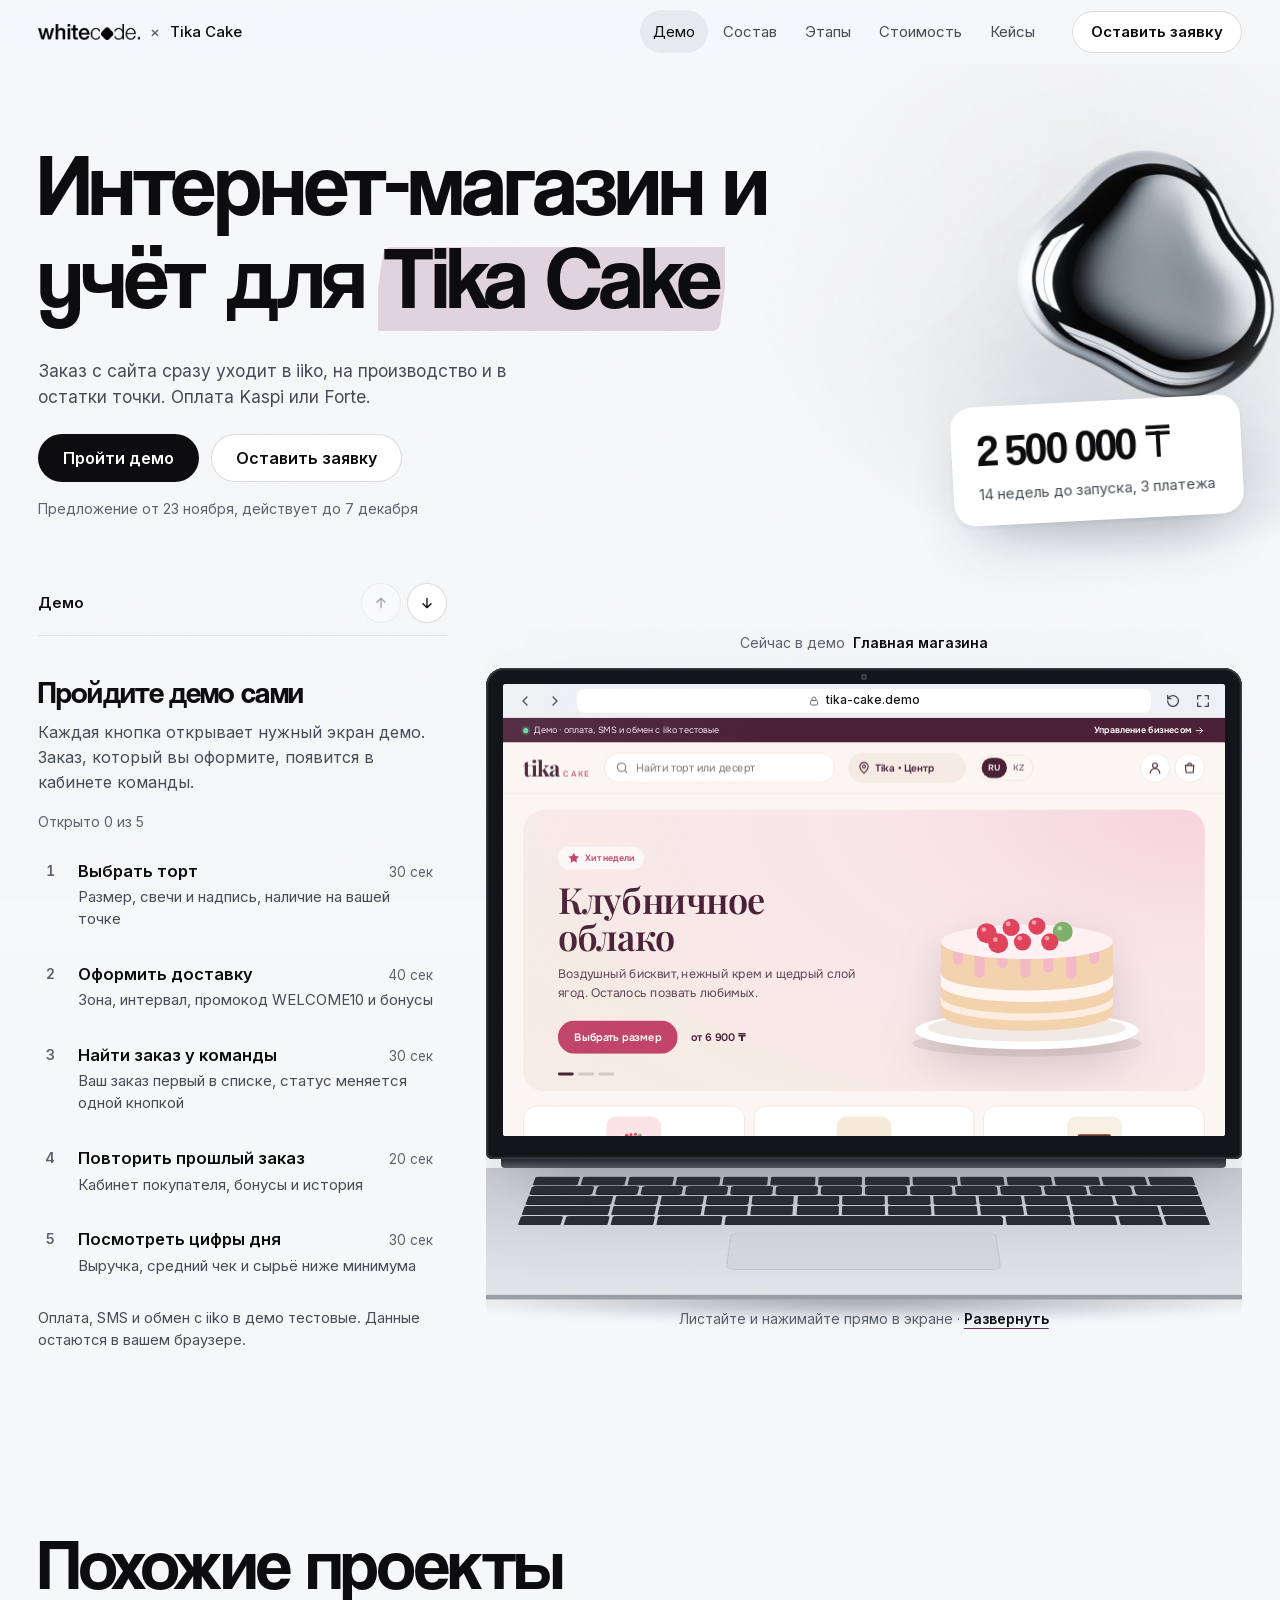
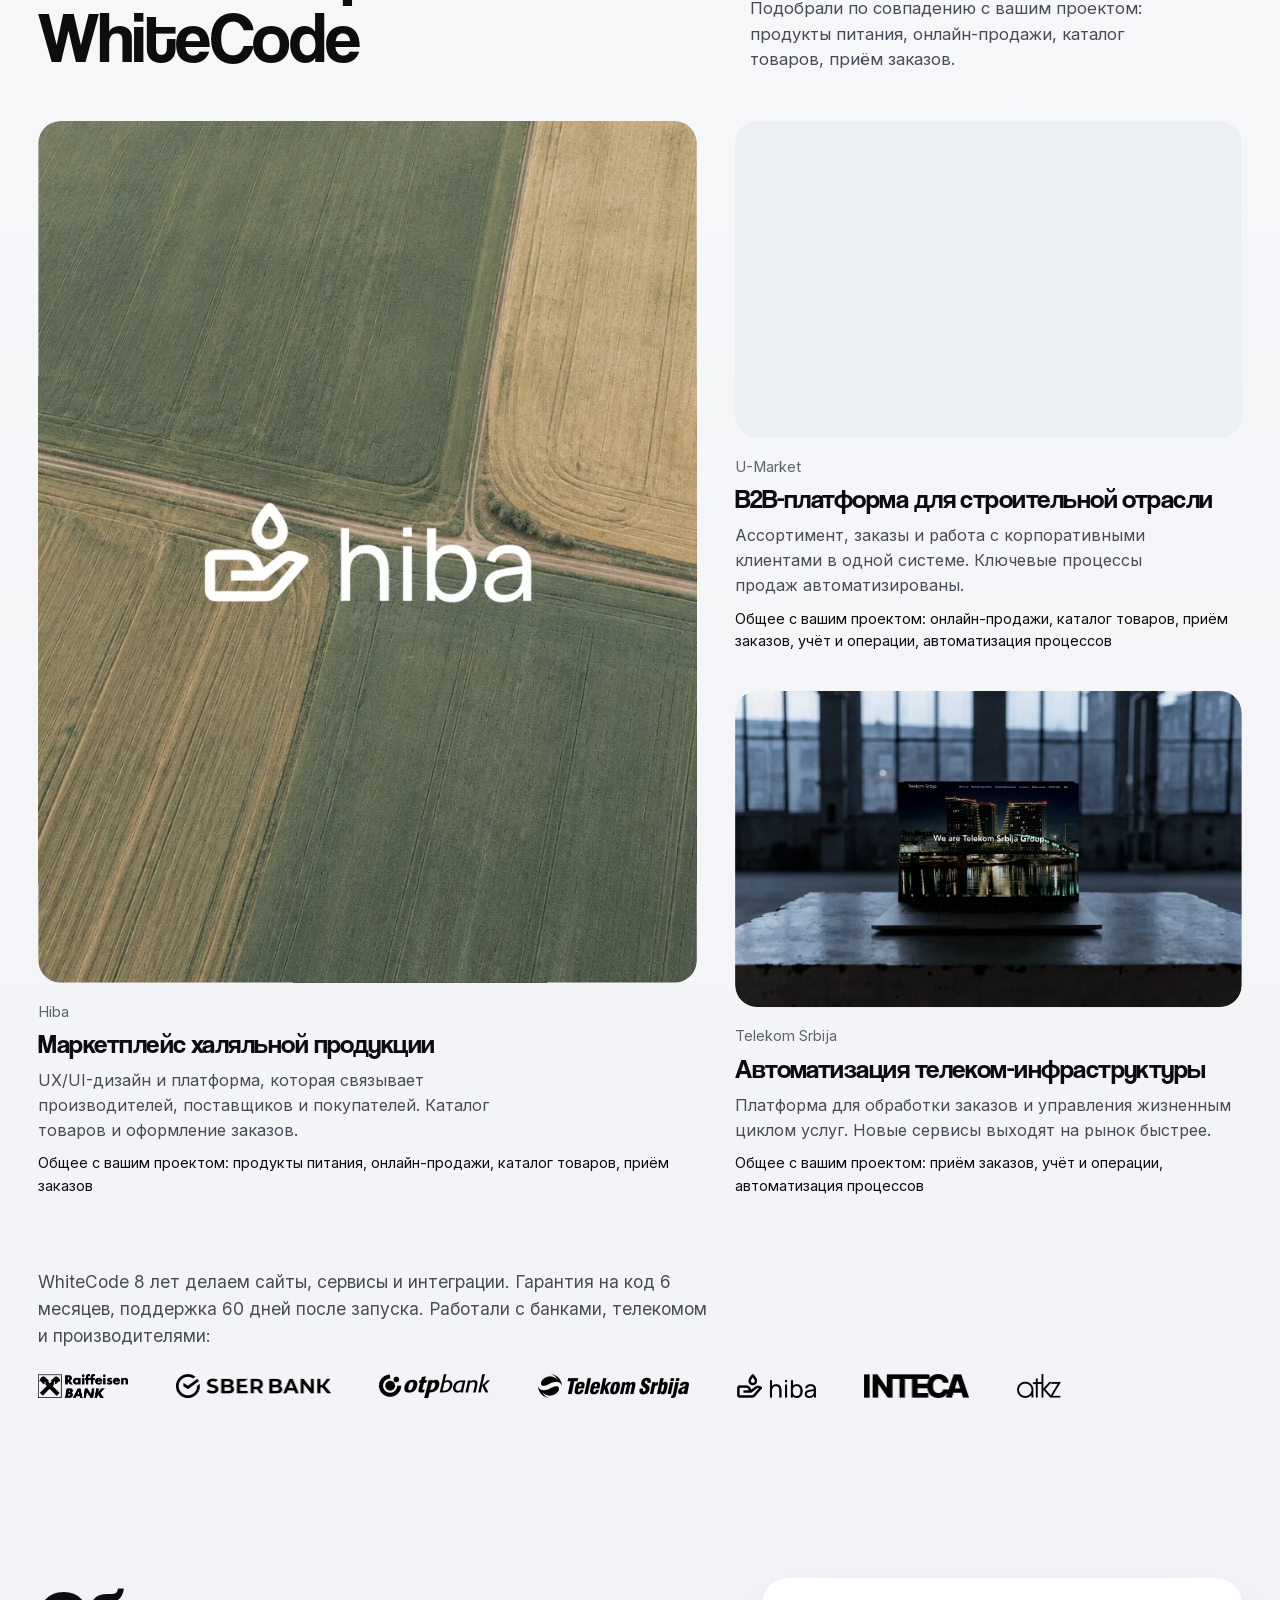
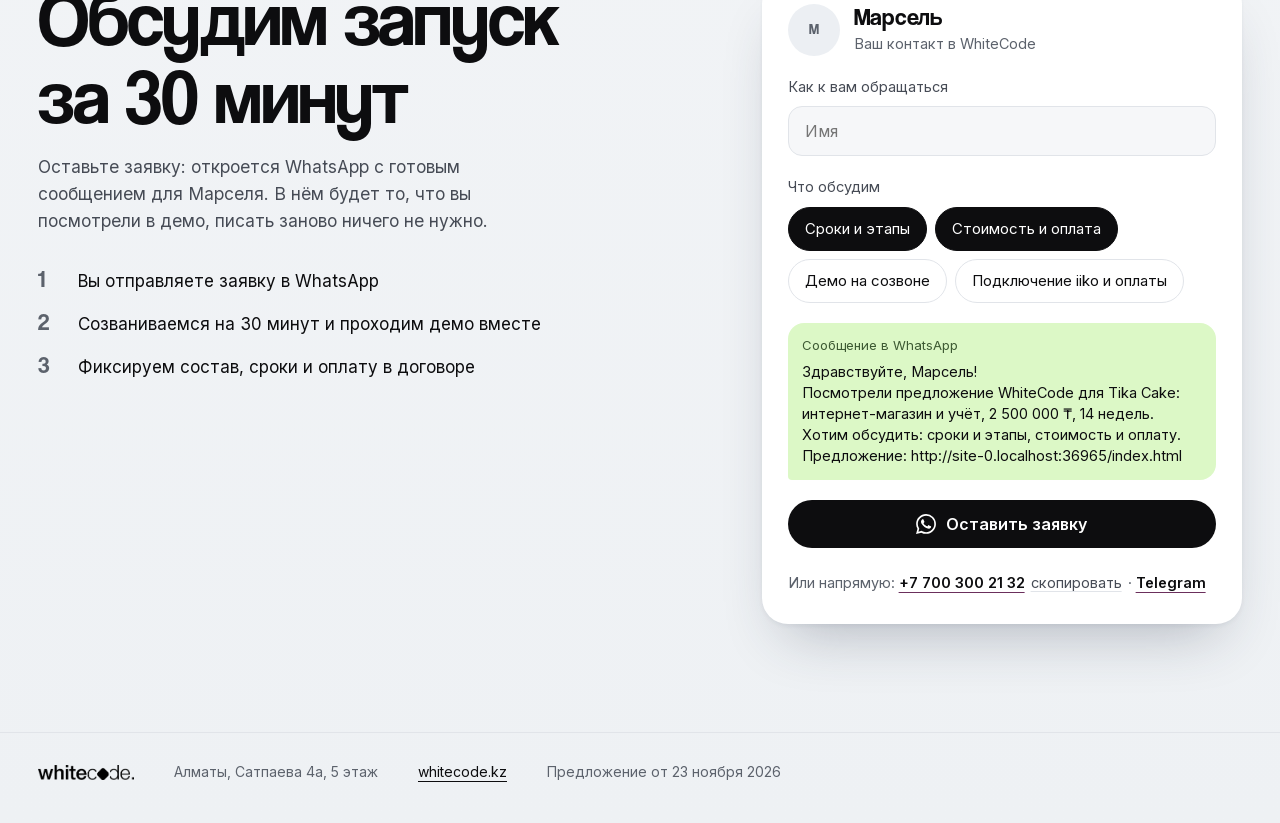
<file: index.html>
<!doctype html>
<html lang="ru">
<head>
<meta charset="utf-8">
<meta name="viewport" content="width=device-width,initial-scale=1,viewport-fit=cover">
<meta name="robots" content="noindex,nofollow">
<meta name="theme-color" content="#F6F7F9">
<meta name="color-scheme" content="light">
<title>Tika Cake · предложение WhiteCode</title>
<meta name="description" content="Интернет-магазин и учёт для Tika Cake: 2 500 000 ₸, 14 недель. Внутри работающее демо.">
<meta property="og:type" content="website">
<meta property="og:title" content="КП для Tika Cake от WhiteCode">
<meta property="og:description" content="Интернет-магазин и учёт: 2 500 000 ₸, 14 недель, 3 платежа. Внутри работающее демо.">
<!-- TODO: og:image 1200×630 -->
<link rel="icon" href="assets/brand/favicon.png">
<link rel="preload" href="assets/fonts/coolvetica-rg.woff2" as="font" type="font/woff2" crossorigin>
<link rel="preload" href="assets/fonts/inter-var-cyrillic.woff2" as="font" type="font/woff2" crossorigin>
<link rel="stylesheet" href="assets/kp.css?v=18">
</head>
<body>

<header class="topbar" id="topbar">
  <a class="brand" href="#top" data-nav="top" aria-label="WhiteCode, в начало предложения">
    <img class="wm" src="assets/brand/wordmark-black.png" alt="" width="102" height="16">
    <span class="brand-x" aria-hidden="true">×</span><span id="brandClient"></span>
  </a>
  <nav class="topnav" id="topnav" aria-label="Разделы предложения"></nav>
  <a class="btn btn-line btn-sm" href="#request" data-nav="request"><span class="lbl-long">Оставить заявку</span><span class="lbl-short">Заявка</span></a>
</header>

<main>
<section class="hero" id="top">
  <img class="hero-drop" src="assets/brand/hero-blob.webp" alt="" aria-hidden="true" width="2400" height="1371" fetchpriority="high">
  <h1 class="hero-title" id="heroTitle"></h1>
  <div class="hero-row">
    <div class="hero-left">
      <p class="hero-lead" id="heroLead"></p>
      <div class="hero-cta">
        <button class="btn btn-accent" type="button" data-demo-start>Пройти демо</button>
        <a class="btn btn-line" href="#request" data-nav="request">Оставить заявку</a>
      </div>
      <p class="hero-valid" id="heroValid"></p>
    </div>
    <div class="plate" id="heroPlate"></div>
  </div>
  <p class="expired" id="expired" hidden></p>
</section>

<section class="workspace" id="workspace" aria-label="Предложение и демо">
  <aside class="kp" aria-label="Коммерческое предложение">
    <div class="kp-head">
      <p class="kp-where" aria-live="polite"><b id="kpName"></b></p>
      <div class="kp-arrows">
        <button type="button" id="kpUp" aria-label="Предыдущий раздел"><svg viewBox="0 0 24 24" aria-hidden="true"><path d="M12 19V5m-6 6 6-6 6 6"/></svg></button>
        <button type="button" id="kpDown" aria-label="Следующий раздел"><svg viewBox="0 0 24 24" aria-hidden="true"><path d="M12 5v14m6-6-6 6-6-6"/></svg></button>
      </div>
    </div>
    <div class="kp-scroll" id="kpScroll" tabindex="0">
      <div id="kpContent"></div>
    </div>
  </aside>

  <div class="stage" id="stage">
    <p class="now-demo" id="nowDemo"><span>Сейчас в демо</span><b id="nowDemoName">Главная магазина</b></p>
    <div class="laptop" id="laptop">
      <div class="lid">
        <span class="cam" aria-hidden="true"></span>
        <div class="screen">
          <div class="bbar">
            <button type="button" class="bb-btn" data-demo="back" aria-label="Назад в демо"><svg viewBox="0 0 24 24" aria-hidden="true"><path d="m15 6-6 6 6 6"/></svg></button>
            <button type="button" class="bb-btn" data-demo="fwd" aria-label="Вперёд в демо"><svg viewBox="0 0 24 24" aria-hidden="true"><path d="m9 6 6 6-6 6"/></svg></button>
            <div class="addr"><svg viewBox="0 0 24 24" aria-hidden="true"><rect x="5" y="11" width="14" height="9" rx="2"/><path d="M8 11V8a4 4 0 0 1 8 0v3"/></svg><span id="addr"></span></div>
            <button type="button" class="bb-btn" data-demo="reset" aria-label="Начать показ заново" title="Начать показ заново"><svg viewBox="0 0 24 24" aria-hidden="true"><path d="M4 12a8 8 0 1 0 2.3-5.7L4 8.6"/><path d="M4 3.5v5h5"/></svg></button>
            <button type="button" class="bb-btn only-inline" data-demo="full" aria-label="Развернуть демо" title="Развернуть"><svg viewBox="0 0 24 24" aria-hidden="true"><path d="M4 9V4h5M20 9V4h-5M4 15v5h5M20 15v5h-5"/></svg></button>
            <button type="button" class="bb-close only-overlay" data-demo="close">К предложению</button>
          </div>
          <div class="vp" id="vp">
            <iframe id="demo" title="Демо интернет-магазина и кабинета команды"></iframe>
            <span class="vp-flash" id="vpFlash" aria-hidden="true"></span>
          </div>
        </div>
      </div>
      <div class="hinge" aria-hidden="true"></div>
      <div class="deck-wrap" aria-hidden="true"><div class="deck"><div class="keys" id="keys"></div><div class="pad"></div></div></div>
    </div>
    <p class="stage-hint" id="stageHint">Листайте и нажимайте прямо в экране · <button type="button" data-demo="full">Развернуть</button></p>
  </div>
</section>

<section class="cases" id="cases" aria-labelledby="casesTitle">
  <div class="cases-head">
    <h2 id="casesTitle" class="rv">Похожие проекты WhiteCode</h2>
    <p class="cases-why rv" id="casesWhy"></p>
  </div>
  <div class="case-list" id="caseList"></div>
  <p class="studio-line rv" id="studioLine"></p>
  <div class="logos" id="logos" aria-label="Клиенты WhiteCode"></div>
</section>

<section class="final" id="request" aria-labelledby="finalTitle">
  <div class="final-left">
    <h2 id="finalTitle" class="rv"></h2>
    <p class="final-text rv" id="finalText"></p>
    <ol class="final-steps" id="finalSteps"></ol>
  </div>
  <form class="req rv" id="reqForm" novalidate>
    <div class="req-mgr">
      <span class="req-ava" id="mgrAva" aria-hidden="true"></span>
      <div><b id="mgrName"></b><span id="mgrRole"></span></div>
    </div>
    <label class="field"><span>Как к вам обращаться</span><input name="name" autocomplete="name" placeholder="Имя"></label>
    <fieldset class="topics">
      <legend>Что обсудим</legend>
      <div class="topic-list" id="topicList"></div>
    </fieldset>
    <div class="wa-preview" aria-live="polite">
      <span class="wa-preview-h">Сообщение в WhatsApp</span>
      <p id="waPreview"></p>
    </div>
    <button class="btn btn-accent btn-block" type="submit"><svg class="wa-ic" viewBox="0 0 24 24" aria-hidden="true"><path fill="currentColor" d="M17.47 14.38c-.3-.15-1.76-.87-2.03-.97-.27-.1-.47-.15-.67.15-.2.3-.77.97-.94 1.16-.17.2-.35.22-.64.08-.3-.15-1.26-.46-2.39-1.48-.88-.79-1.48-1.76-1.65-2.06-.17-.3-.02-.46.13-.61.13-.13.3-.35.45-.52.15-.17.2-.3.3-.5.1-.2.05-.37-.03-.52-.07-.15-.67-1.61-.92-2.21-.24-.58-.49-.5-.67-.51h-.57c-.2 0-.52.07-.79.37-.27.3-1.04 1.02-1.04 2.48s1.07 2.88 1.21 3.07c.15.2 2.1 3.2 5.08 4.49.71.31 1.26.49 1.7.63.71.23 1.36.2 1.87.12.57-.09 1.76-.72 2.01-1.41.25-.7.25-1.29.17-1.41-.07-.13-.27-.2-.57-.35m-5.42 7.4h-.01a9.87 9.87 0 0 1-5.03-1.38l-.36-.21-3.74.98 1-3.65-.24-.37a9.86 9.86 0 0 1-1.51-5.26c0-5.45 4.44-9.88 9.89-9.88 2.64 0 5.12 1.03 6.99 2.9a9.83 9.83 0 0 1 2.89 6.99c0 5.45-4.44 9.88-9.88 9.88M20.46 3.49A11.82 11.82 0 0 0 12.05 0C5.5 0 .16 5.34.16 11.89c0 2.1.55 4.14 1.59 5.95L.06 24l6.3-1.65a11.88 11.88 0 0 0 5.69 1.45h.01c6.55 0 11.89-5.34 11.89-11.89 0-3.18-1.24-6.17-3.48-8.42Z"/></svg>Оставить заявку</button>
    <p class="req-alt">Или напрямую: <a id="mgrPhone"></a> <button type="button" class="copy" id="copyPhone">скопировать</button> · <a id="mgrTg" target="_blank" rel="noopener"></a></p>
  </form>
</section>
</main>

<footer class="foot" id="foot"></footer>

<button type="button" class="demo-fab" data-demo="open">Открыть демо</button>

<script src="assets/studio.js?v=18"></script>
<script src="assets/kp-data.js?v=18"></script>
<script src="assets/kp.js?v=18"></script>
</body>
</html>
</file>
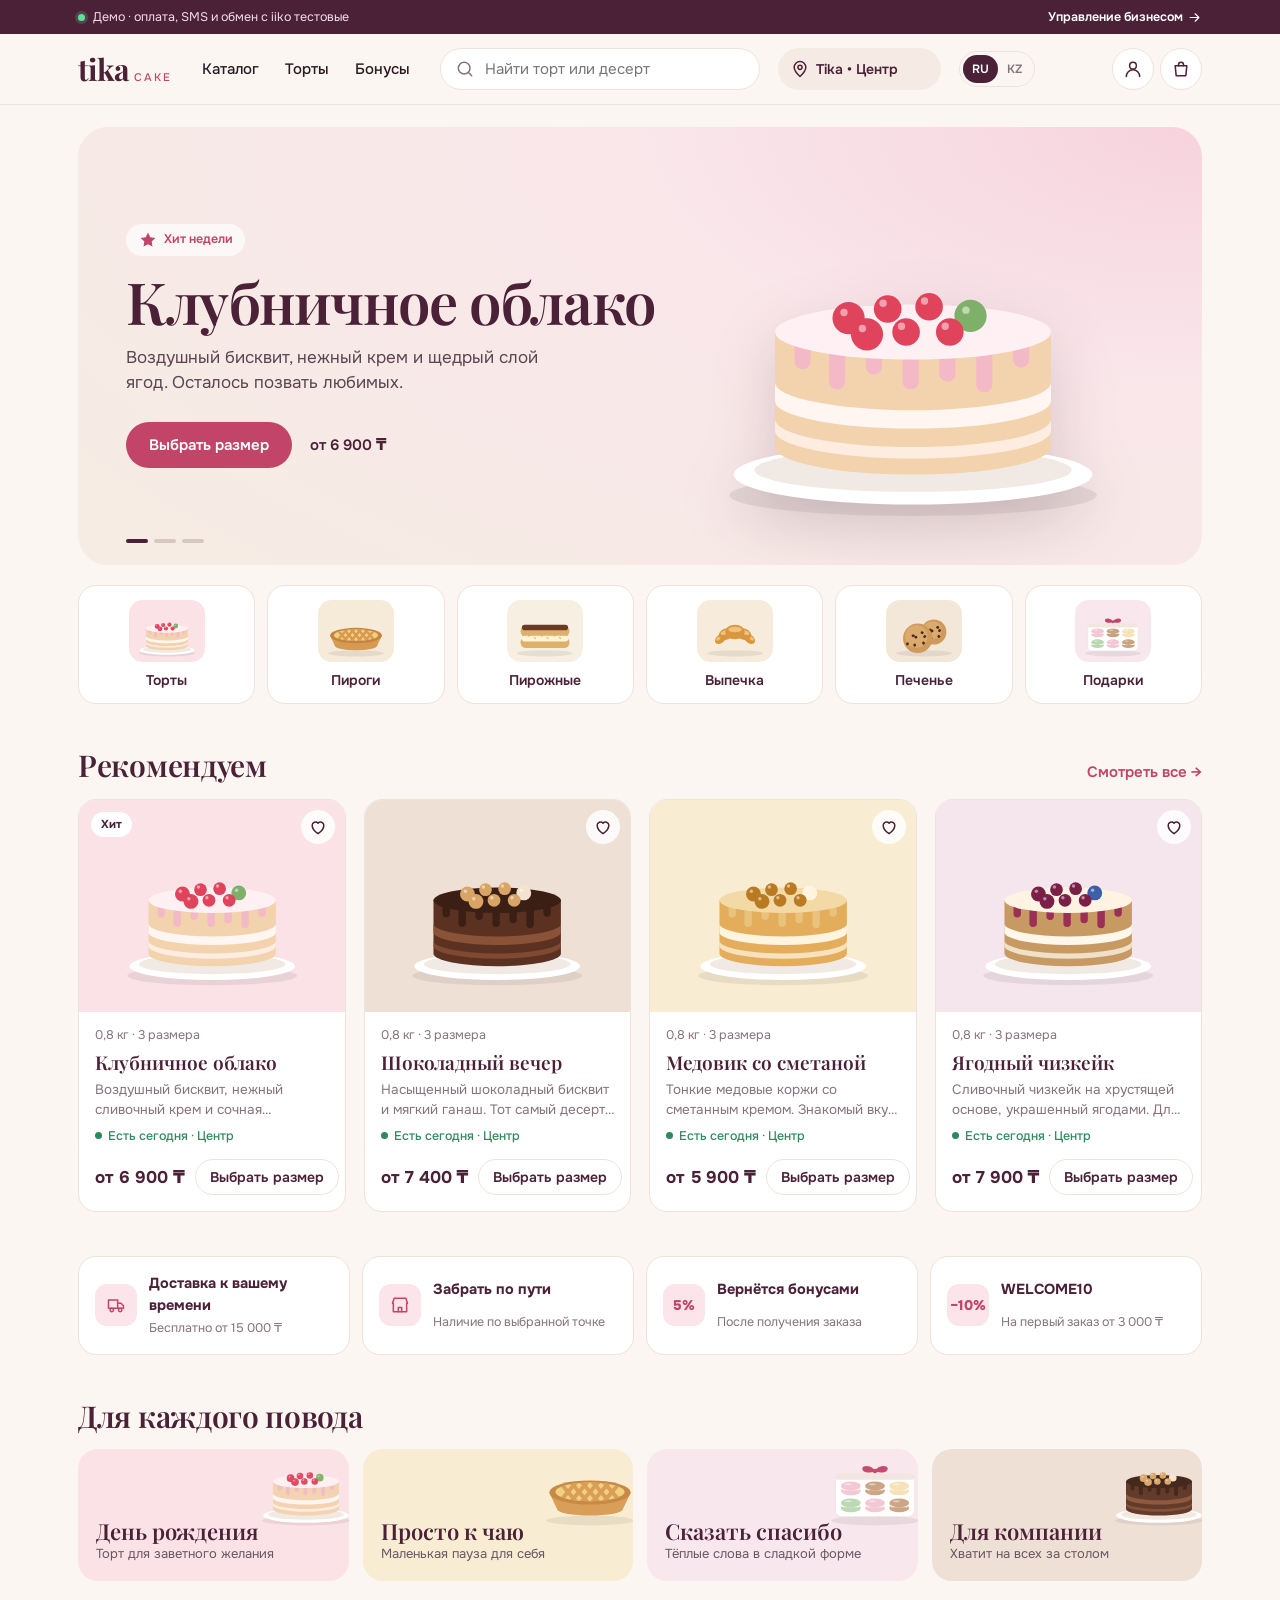
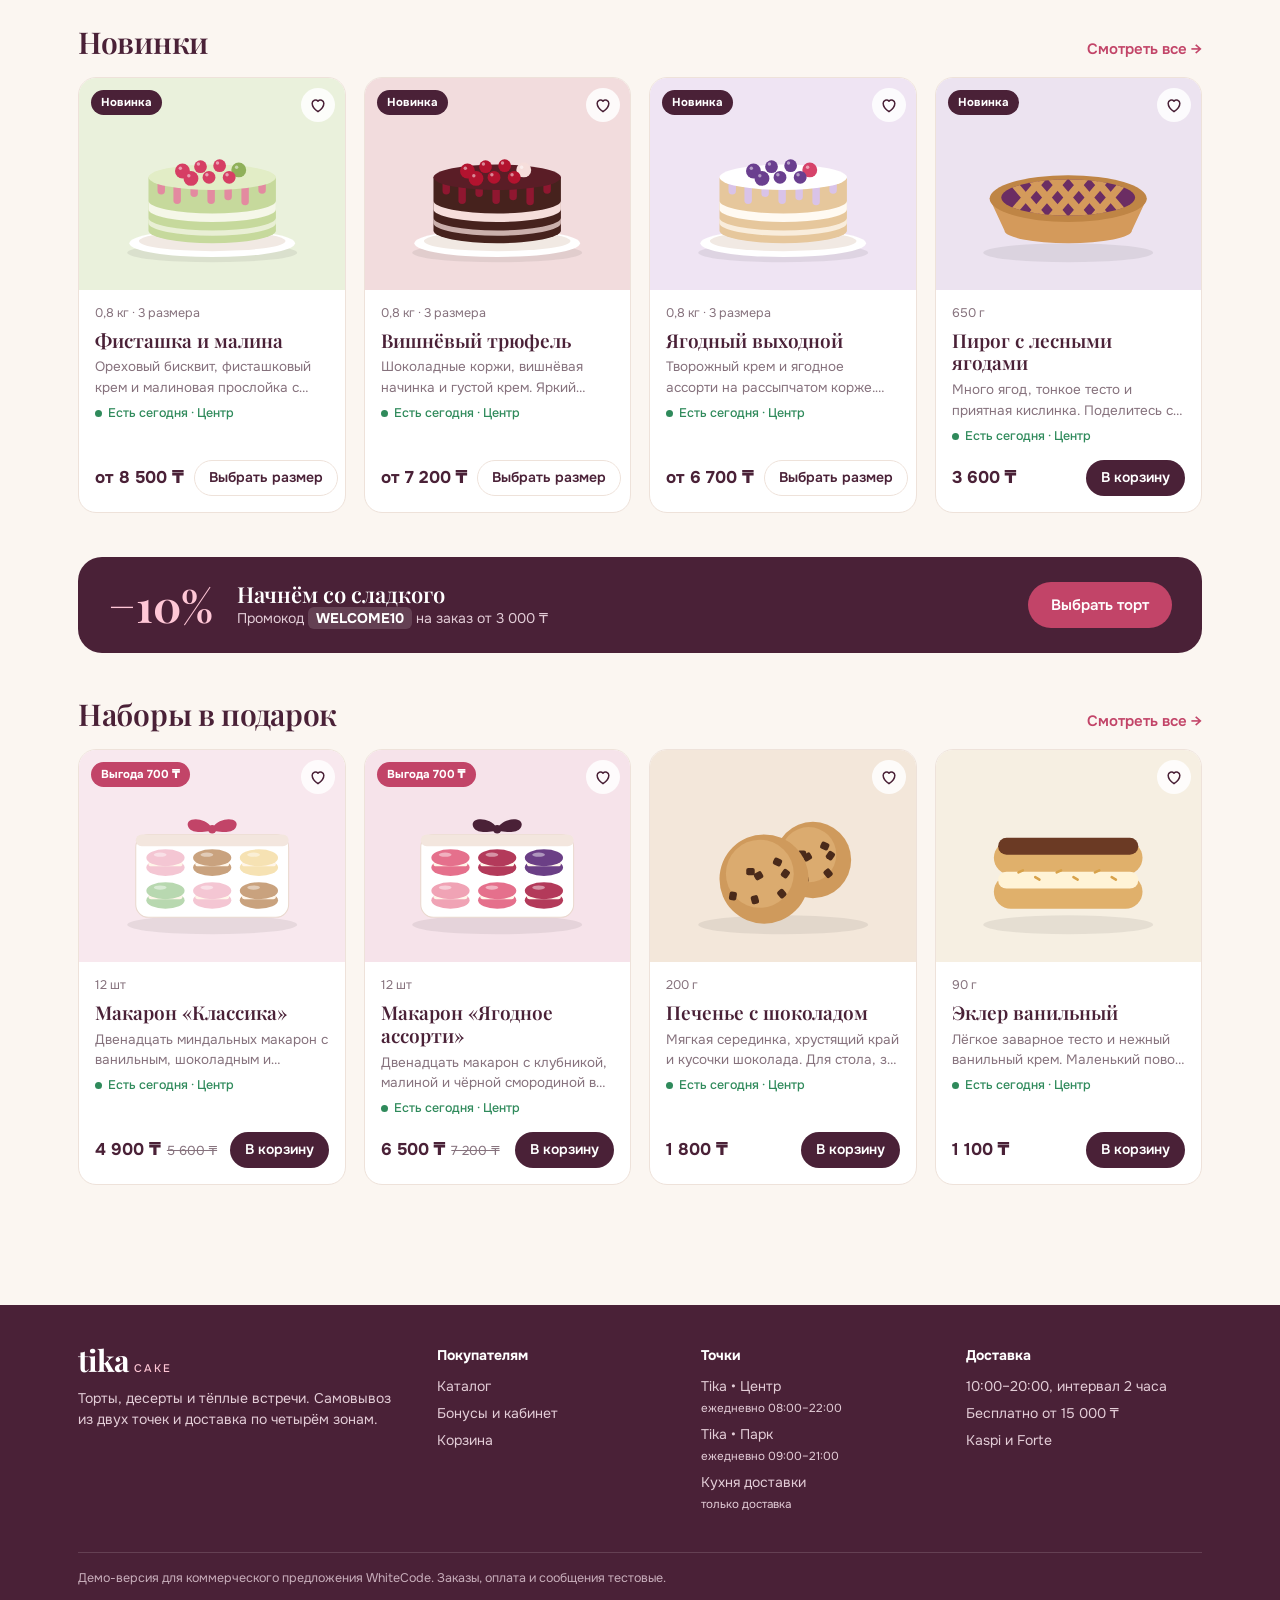
<file: demo/index.html>
<!doctype html>
<html lang="ru">
<head>
<meta charset="utf-8">
<meta name="viewport" content="width=device-width,initial-scale=1,viewport-fit=cover">
<meta name="robots" content="noindex,nofollow">
<title>Tika Cake · демо</title>
<link rel="preconnect" href="https://fonts.googleapis.com">
<link rel="preconnect" href="https://fonts.gstatic.com" crossorigin>
<link rel="stylesheet" href="https://fonts.googleapis.com/css2?family=Onest:wght@400;500;600;700&family=Playfair+Display:wght@500;600;700&display=swap">
<link rel="stylesheet" href="demo.css?v=1">
</head>
<body>
<div id="app"></div>
<div id="toast" class="toast" role="status" aria-live="polite"></div>
<script src="demo.js?v=3"></script>
</body>
</html>
</file>
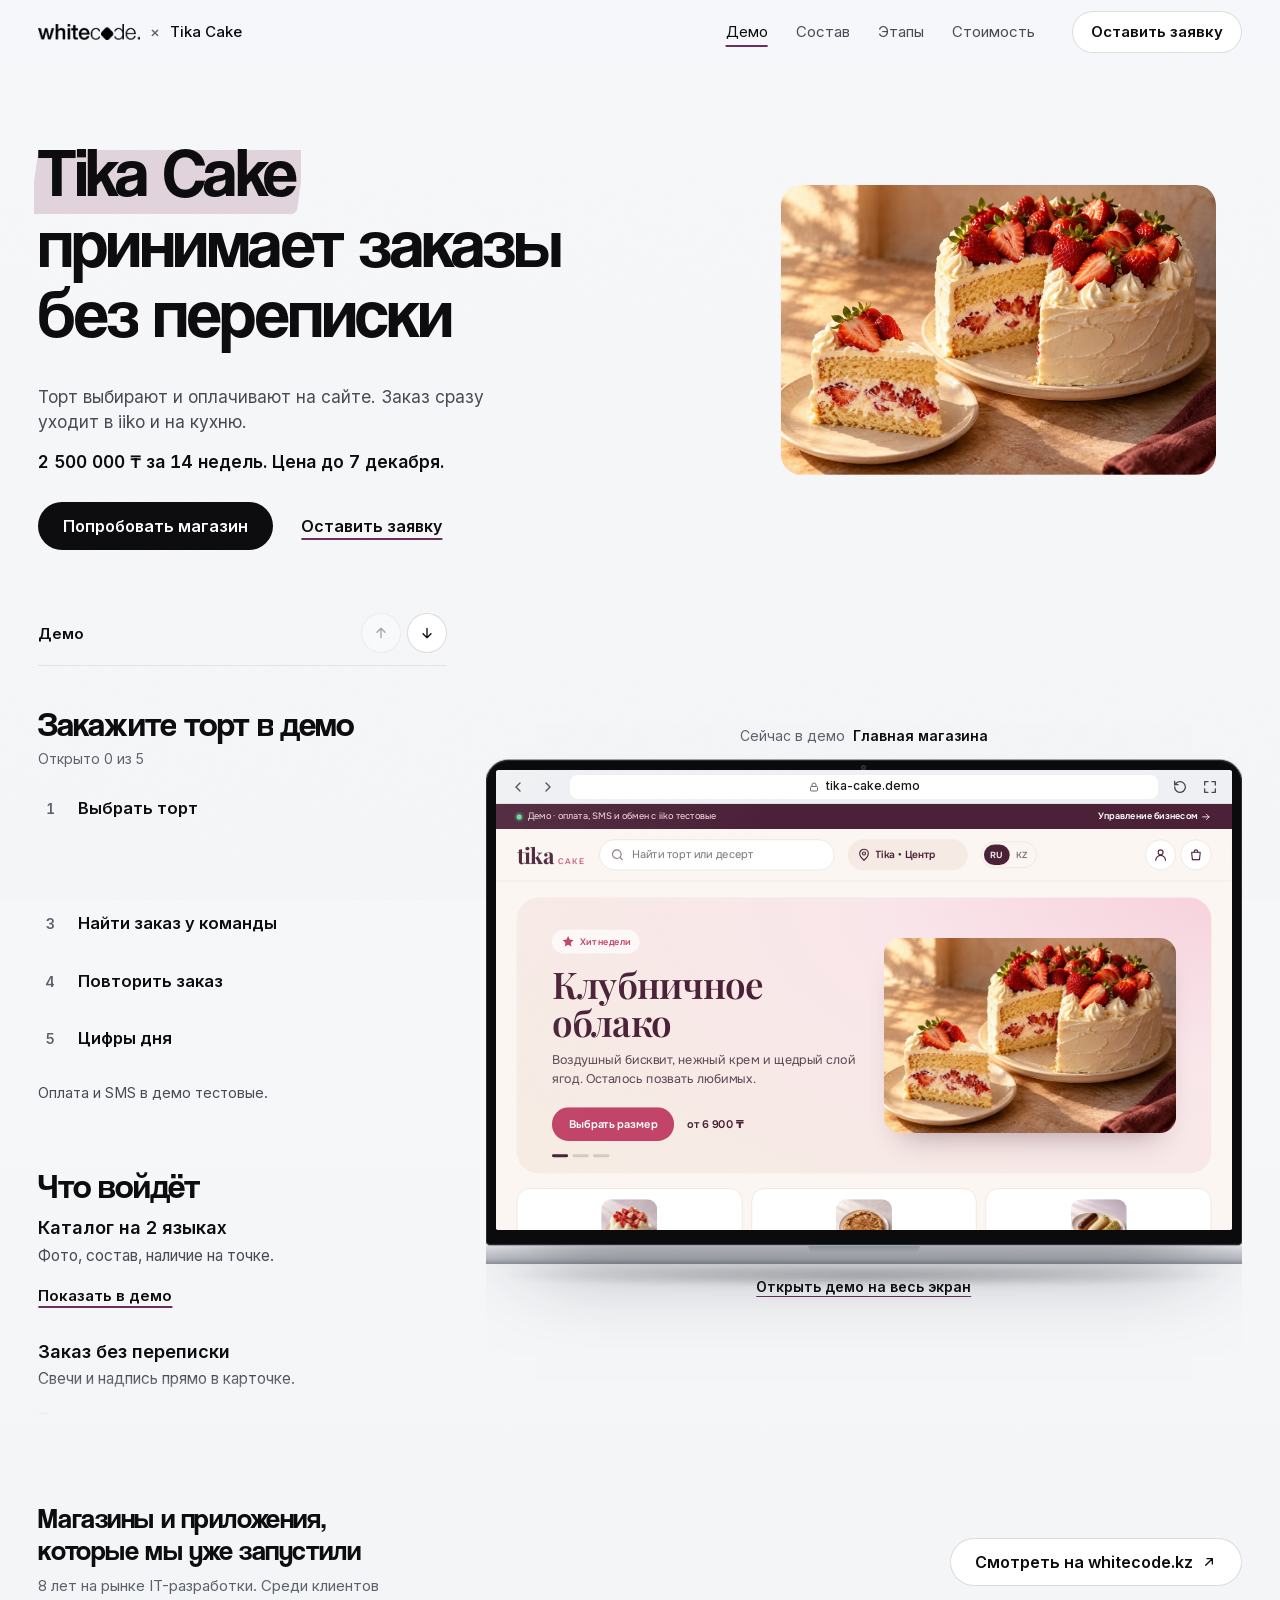
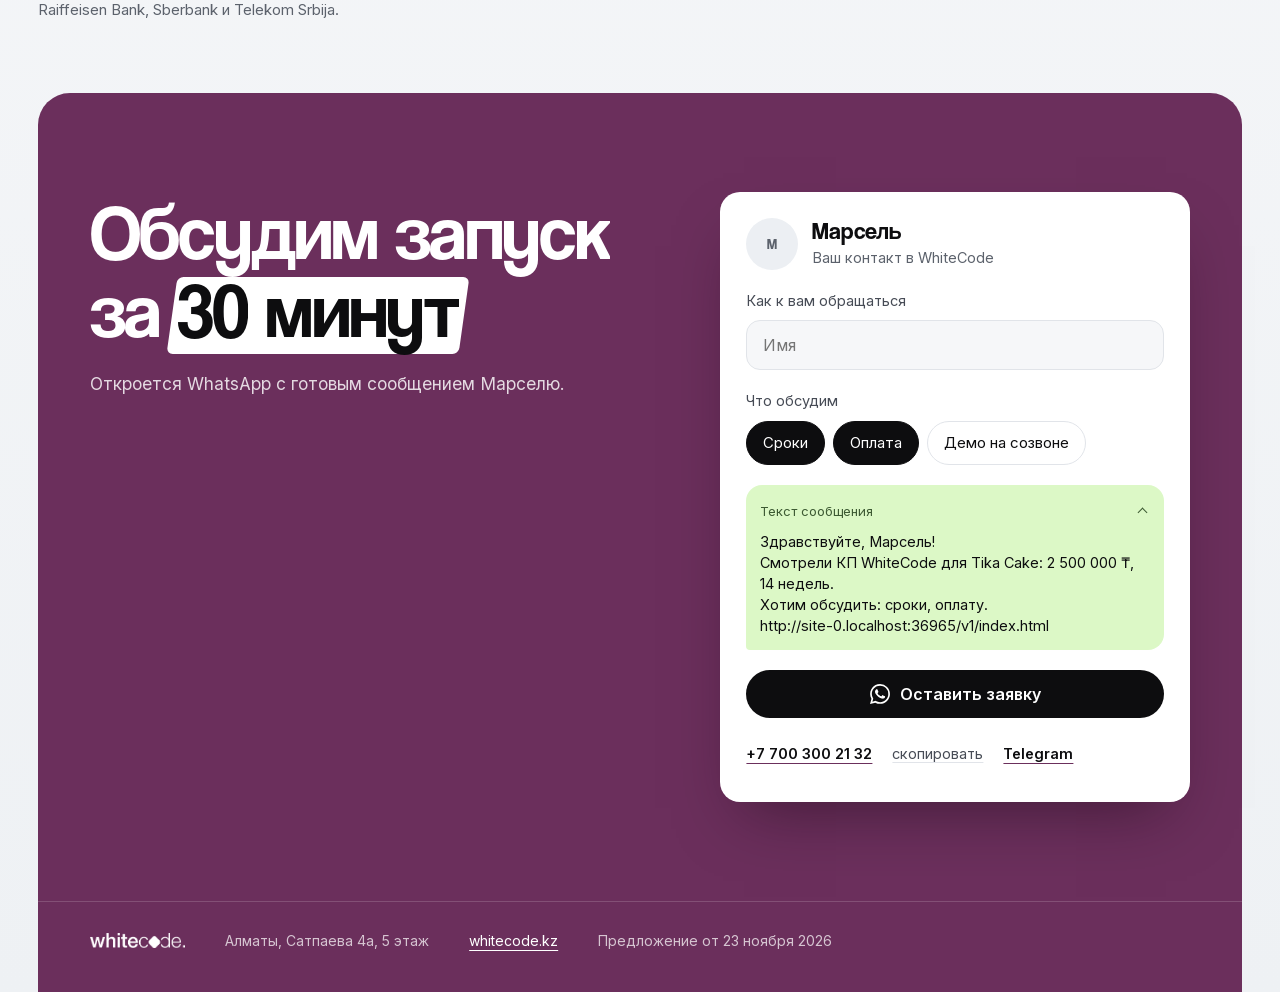
<file: v1/index.html>
<!doctype html>
<html lang="ru">
<head>
<meta charset="utf-8">
<meta name="viewport" content="width=device-width,initial-scale=1,viewport-fit=cover">
<meta name="robots" content="noindex,nofollow">
<meta name="theme-color" content="#F6F7F9">
<meta name="color-scheme" content="light">
<title>Tika Cake · предложение WhiteCode</title>
<meta name="description" content="Интернет-магазин и учёт для Tika Cake: 2 500 000 ₸, 14 недель. Внутри работающее демо.">
<meta property="og:type" content="website">
<meta property="og:title" content="КП для Tika Cake от WhiteCode">
<meta property="og:description" content="Интернет-магазин и учёт: 2 500 000 ₸, 14 недель, 3 платежа. Внутри работающее демо.">
<!-- TODO: og:image 1200×630 -->
<link rel="icon" href="assets/brand/favicon.png">
<link rel="preload" href="assets/fonts/coolvetica-rg.woff2" as="font" type="font/woff2" crossorigin>
<link rel="preload" href="assets/fonts/inter-var-cyrillic.woff2" as="font" type="font/woff2" crossorigin>
<link rel="stylesheet" href="assets/kp.css?v=36">
</head>
<body>

<header class="topbar" id="topbar">
  <a class="brand" href="#top" data-nav="top" aria-label="WhiteCode, в начало предложения">
    <img class="wm" src="assets/brand/wordmark-black.png" alt="" width="102" height="16">
    <span class="brand-x" aria-hidden="true">×</span><span id="brandClient"></span>
  </a>
  <nav class="topnav" id="topnav" aria-label="Разделы предложения"></nav>
  <a class="btn btn-line btn-sm" href="#request" data-nav="request"><span class="lbl-long">Оставить заявку</span><span class="lbl-short">Заявка</span></a>
</header>

<main>
<section class="hero" id="top">
  <div class="hero-art" id="heroArt" aria-hidden="true"></div>
  <h1 class="hero-title" id="heroTitle"></h1>
  <div class="hero-row">
    <p class="hero-lead" id="heroLead"></p>
    <p class="hero-terms" id="heroTerms"></p>
    <div class="hero-cta">
      <button class="btn btn-accent" type="button" data-demo-start>Пройти демо</button>
      <a class="tlink" href="#request" data-nav="request">Оставить заявку</a>
    </div>
  </div>
  <p class="expired" id="expired" hidden></p>
</section>

<section class="workspace" id="workspace" aria-label="Предложение и демо">
  <aside class="kp" aria-label="Коммерческое предложение">
    <div class="kp-head">
      <p class="kp-where" aria-live="polite"><b id="kpName"></b></p>
      <div class="kp-arrows">
        <button type="button" id="kpUp" aria-label="Предыдущий раздел"><svg viewBox="0 0 24 24" aria-hidden="true"><path d="M12 19V5m-6 6 6-6 6 6"/></svg></button>
        <button type="button" id="kpDown" aria-label="Следующий раздел"><svg viewBox="0 0 24 24" aria-hidden="true"><path d="M12 5v14m6-6-6 6-6-6"/></svg></button>
      </div>
    </div>
    <div class="kp-scroll" id="kpScroll" tabindex="0">
      <div id="kpContent"></div>
    </div>
  </aside>

  <div class="stage" id="stage">
    <p class="now-demo" id="nowDemo"><span>Сейчас в демо</span><b id="nowDemoName">Главная магазина</b></p>
    <div class="laptop" id="laptop">
      <div class="lid">
        <span class="cam" aria-hidden="true"></span>
        <div class="screen">
          <div class="bbar">
            <button type="button" class="bb-btn" data-demo="back" aria-label="Назад в демо"><svg viewBox="0 0 24 24" aria-hidden="true"><path d="m15 6-6 6 6 6"/></svg></button>
            <button type="button" class="bb-btn" data-demo="fwd" aria-label="Вперёд в демо"><svg viewBox="0 0 24 24" aria-hidden="true"><path d="m9 6 6 6-6 6"/></svg></button>
            <div class="addr"><svg viewBox="0 0 24 24" aria-hidden="true"><rect x="5" y="11" width="14" height="9" rx="2"/><path d="M8 11V8a4 4 0 0 1 8 0v3"/></svg><span id="addr"></span></div>
            <button type="button" class="bb-btn" data-demo="reset" aria-label="Начать показ заново" title="Начать показ заново"><svg viewBox="0 0 24 24" aria-hidden="true"><path d="M4 12a8 8 0 1 0 2.3-5.7L4 8.6"/><path d="M4 3.5v5h5"/></svg></button>
            <button type="button" class="bb-btn only-inline" data-demo="full" aria-label="Развернуть демо" title="Развернуть"><svg viewBox="0 0 24 24" aria-hidden="true"><path d="M4 9V4h5M20 9V4h-5M4 15v5h5M20 15v5h-5"/></svg></button>
            <button type="button" class="bb-close only-overlay" data-demo="close">К предложению</button>
          </div>
          <div class="vp" id="vp">
            <iframe id="demo" title="Демо интернет-магазина и кабинета команды"></iframe>
            <span class="vp-flash" id="vpFlash" aria-hidden="true"></span>
          </div>
        </div>
      </div>
      <div class="hinge" aria-hidden="true"></div>
      <div class="deck-wrap" aria-hidden="true"><div class="deck"><div class="keys" id="keys"></div><div class="pad"></div></div></div>
    </div>
    <p class="stage-hint" id="stageHint"><button type="button" data-demo="full">Открыть демо на весь экран</button></p>
  </div>
</section>

<section class="works" id="cases" aria-labelledby="casesTitle">
  <div class="works-txt">
    <h2 id="casesTitle">Магазины и приложения, которые мы уже запустили</h2>
    <p class="works-sub" id="studioLine"></p>
  </div>
  <a class="btn btn-line works-btn" id="casesAll" target="_blank" rel="noopener">Смотреть на whitecode.kz<svg class="ico" viewBox="0 0 24 24" aria-hidden="true"><path d="M7 17 17 7M9 7h8v8"/></svg></a>
</section>

<section class="final" id="request" aria-labelledby="finalTitle">
  <div class="final-left">
    <h2 id="finalTitle" class="rv"></h2>
    <p class="final-text rv" id="finalText"></p>
    <ol class="final-steps" id="finalSteps"></ol>
  </div>
  <form class="req rv" id="reqForm" novalidate>
    <div class="req-mgr">
      <span class="req-ava" id="mgrAva" aria-hidden="true"></span>
      <div><b id="mgrName"></b><span id="mgrRole"></span></div>
    </div>
    <label class="field"><span>Как к вам обращаться</span><input name="name" autocomplete="name" placeholder="Имя"></label>
    <fieldset class="topics">
      <legend>Что обсудим</legend>
      <div class="topic-list" id="topicList"></div>
    </fieldset>
    <details class="wa-preview" id="waBox">
      <summary class="wa-preview-h">Текст сообщения</summary>
      <p id="waPreview" aria-live="polite"></p>
    </details>
    <button class="btn btn-accent btn-block" type="submit"><svg class="wa-ic" viewBox="0 0 24 24" aria-hidden="true"><path fill="currentColor" d="M17.47 14.38c-.3-.15-1.76-.87-2.03-.97-.27-.1-.47-.15-.67.15-.2.3-.77.97-.94 1.16-.17.2-.35.22-.64.08-.3-.15-1.26-.46-2.39-1.48-.88-.79-1.48-1.76-1.65-2.06-.17-.3-.02-.46.13-.61.13-.13.3-.35.45-.52.15-.17.2-.3.3-.5.1-.2.05-.37-.03-.52-.07-.15-.67-1.61-.92-2.21-.24-.58-.49-.5-.67-.51h-.57c-.2 0-.52.07-.79.37-.27.3-1.04 1.02-1.04 2.48s1.07 2.88 1.21 3.07c.15.2 2.1 3.2 5.08 4.49.71.31 1.26.49 1.7.63.71.23 1.36.2 1.87.12.57-.09 1.76-.72 2.01-1.41.25-.7.25-1.29.17-1.41-.07-.13-.27-.2-.57-.35m-5.42 7.4h-.01a9.87 9.87 0 0 1-5.03-1.38l-.36-.21-3.74.98 1-3.65-.24-.37a9.86 9.86 0 0 1-1.51-5.26c0-5.45 4.44-9.88 9.89-9.88 2.64 0 5.12 1.03 6.99 2.9a9.83 9.83 0 0 1 2.89 6.99c0 5.45-4.44 9.88-9.88 9.88M20.46 3.49A11.82 11.82 0 0 0 12.05 0C5.5 0 .16 5.34.16 11.89c0 2.1.55 4.14 1.59 5.95L.06 24l6.3-1.65a11.88 11.88 0 0 0 5.69 1.45h.01c6.55 0 11.89-5.34 11.89-11.89 0-3.18-1.24-6.17-3.48-8.42Z"/></svg>Оставить заявку</button>
    <p class="req-alt"><a id="mgrPhone"></a><button type="button" class="copy" id="copyPhone">скопировать</button><a id="mgrTg" target="_blank" rel="noopener"></a></p>
  </form>
</section>
</main>

<footer class="foot" id="foot"></footer>

<!-- phone: both actions stay under the thumb -->
<div class="mbar" id="mbar">
  <button type="button" class="btn btn-line" data-demo="open">Открыть демо</button>
  <a class="btn btn-accent" href="#request" data-nav="request">Оставить заявку</a>
</div>

<script src="assets/studio.js?v=36"></script>
<script src="assets/kp-data.js?v=36"></script>
<script src="assets/kp.js?v=36"></script>
</body>
</html>
</file>
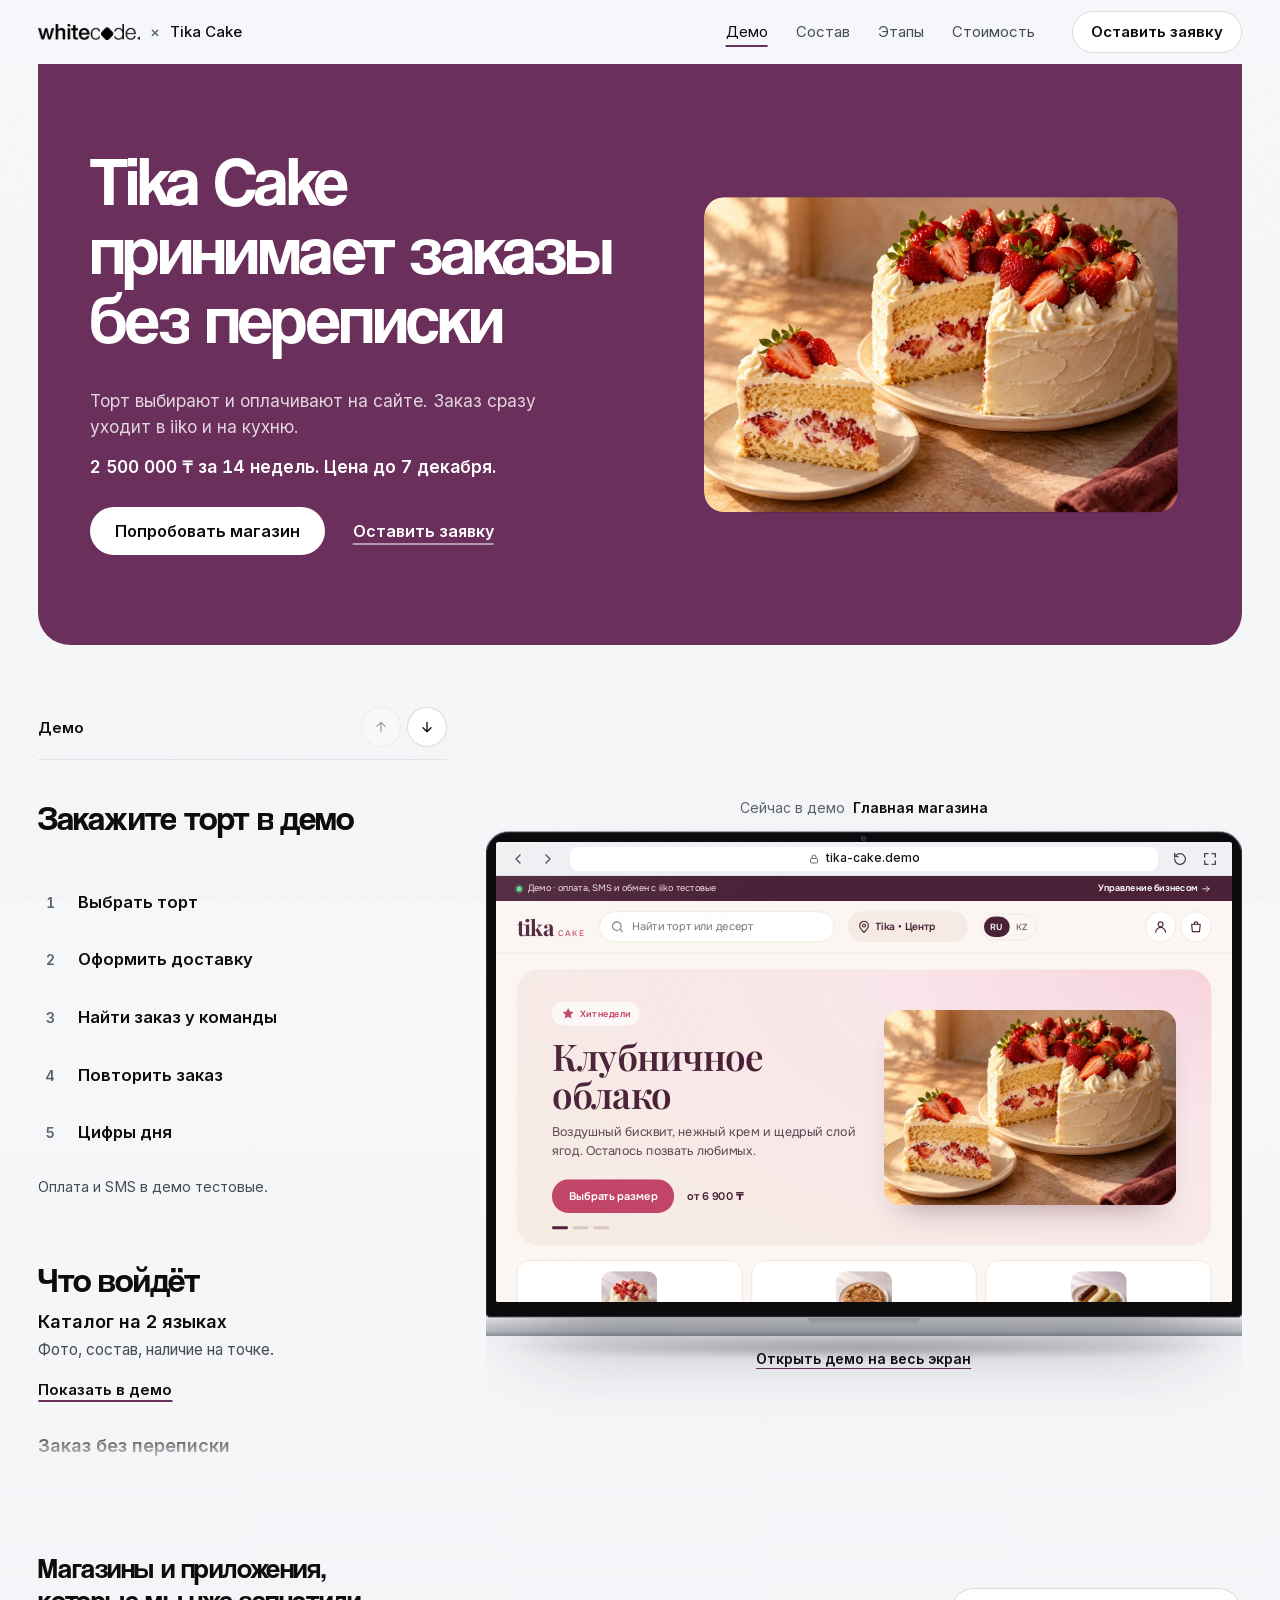
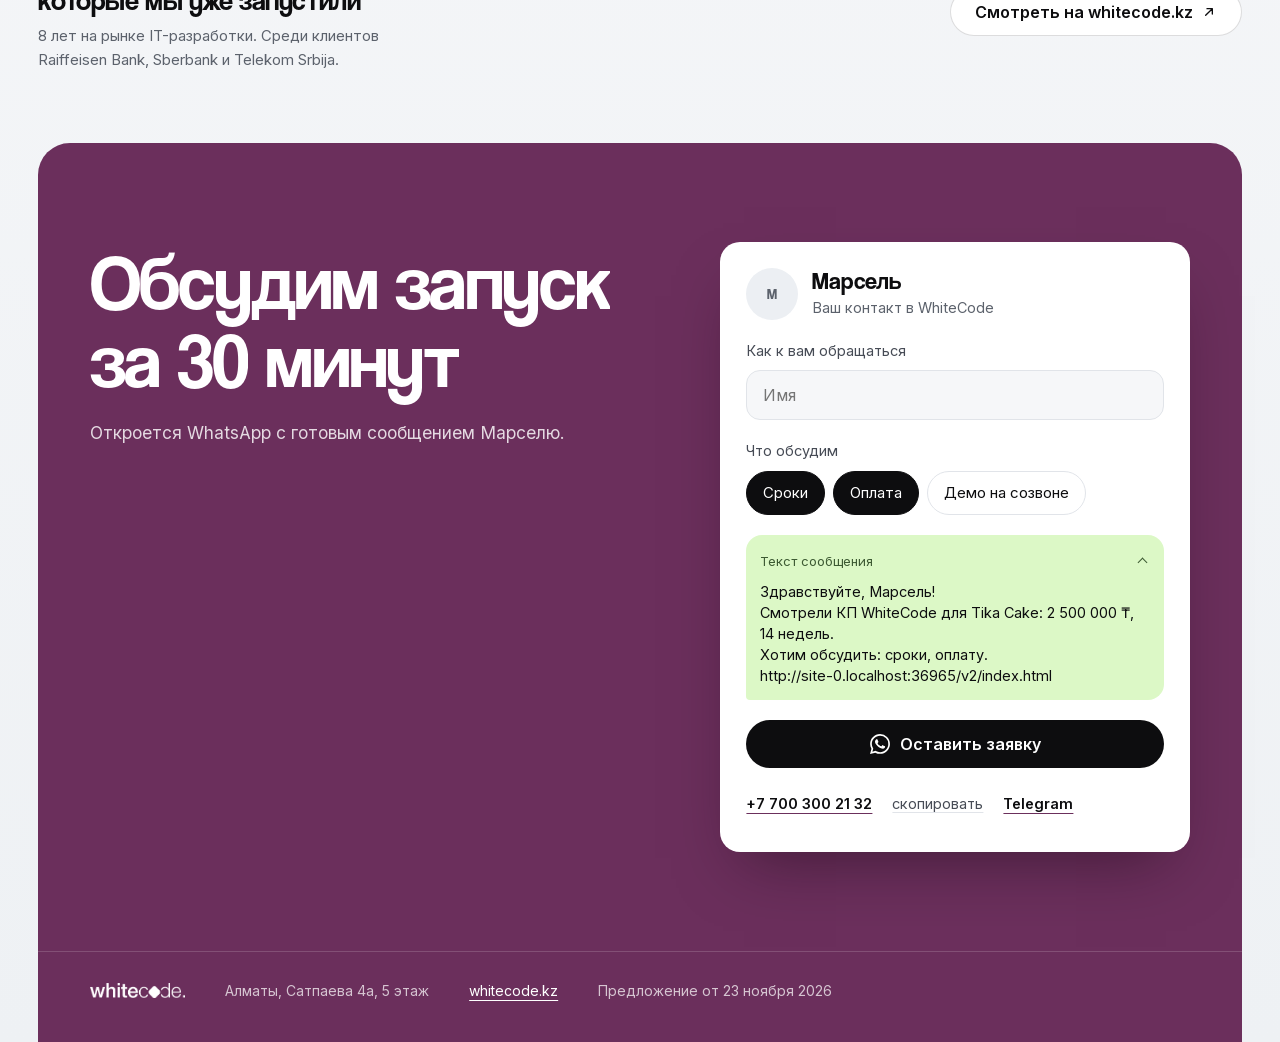
<file: v2/index.html>
<!doctype html>
<html lang="ru">
<head>
<meta charset="utf-8">
<meta name="viewport" content="width=device-width,initial-scale=1,viewport-fit=cover">
<meta name="robots" content="noindex,nofollow">
<meta name="theme-color" content="#F6F7F9">
<meta name="color-scheme" content="light">
<title>Tika Cake · предложение WhiteCode</title>
<meta name="description" content="Интернет-магазин и учёт для Tika Cake: 2 500 000 ₸, 14 недель. Внутри работающее демо.">
<meta property="og:type" content="website">
<meta property="og:title" content="КП для Tika Cake от WhiteCode">
<meta property="og:description" content="Интернет-магазин и учёт: 2 500 000 ₸, 14 недель, 3 платежа. Внутри работающее демо.">
<!-- TODO: og:image 1200×630 -->
<link rel="icon" href="assets/brand/favicon.png">
<link rel="preload" href="assets/fonts/coolvetica-rg.woff2" as="font" type="font/woff2" crossorigin>
<link rel="preload" href="assets/fonts/inter-var-cyrillic.woff2" as="font" type="font/woff2" crossorigin>
<link rel="stylesheet" href="assets/kp.css?v=v2-16">
</head>
<body>

<header class="topbar" id="topbar">
  <a class="brand" href="#top" data-nav="top" aria-label="WhiteCode, в начало предложения">
    <img class="wm" src="assets/brand/wordmark-black.png" alt="" width="102" height="16">
    <span class="brand-x" aria-hidden="true">×</span><span id="brandClient"></span>
  </a>
  <nav class="topnav" id="topnav" aria-label="Разделы предложения"></nav>
  <a class="btn btn-line btn-sm" href="#request" data-nav="request"><span class="lbl-long">Оставить заявку</span><span class="lbl-short">Заявка</span></a>
</header>

<main>
<section class="hero" id="top">
  <div class="hero-art" id="heroArt" aria-hidden="true"></div>
  <h1 class="hero-title" id="heroTitle"></h1>
  <div class="hero-row">
    <p class="hero-lead" id="heroLead"></p>
    <p class="hero-terms" id="heroTerms"></p>
    <div class="hero-cta">
      <button class="btn btn-accent" type="button" data-demo-start>Пройти демо</button>
      <a class="tlink" href="#request" data-nav="request">Оставить заявку</a>
    </div>
  </div>
  <p class="expired" id="expired" hidden></p>
</section>

<section class="workspace" id="workspace" aria-label="Предложение и демо">
  <aside class="kp" aria-label="Коммерческое предложение">
    <div class="kp-head">
      <p class="kp-where" aria-live="polite"><b id="kpName"></b></p>
      <div class="kp-arrows">
        <button type="button" id="kpUp" aria-label="Предыдущий раздел"><svg viewBox="0 0 24 24" aria-hidden="true"><path d="M12 19V5m-6 6 6-6 6 6"/></svg></button>
        <button type="button" id="kpDown" aria-label="Следующий раздел"><svg viewBox="0 0 24 24" aria-hidden="true"><path d="M12 5v14m6-6-6 6-6-6"/></svg></button>
      </div>
    </div>
    <div class="kp-scroll" id="kpScroll" tabindex="0">
      <div id="kpContent"></div>
    </div>
  </aside>

  <div class="stage" id="stage">
    <p class="now-demo" id="nowDemo"><span>Сейчас в демо</span><b id="nowDemoName">Главная магазина</b></p>
    <div class="laptop" id="laptop">
      <div class="lid">
        <span class="cam" aria-hidden="true"></span>
        <div class="screen">
          <div class="bbar">
            <button type="button" class="bb-btn" data-demo="back" aria-label="Назад в демо"><svg viewBox="0 0 24 24" aria-hidden="true"><path d="m15 6-6 6 6 6"/></svg></button>
            <button type="button" class="bb-btn" data-demo="fwd" aria-label="Вперёд в демо"><svg viewBox="0 0 24 24" aria-hidden="true"><path d="m9 6 6 6-6 6"/></svg></button>
            <div class="addr"><svg viewBox="0 0 24 24" aria-hidden="true"><rect x="5" y="11" width="14" height="9" rx="2"/><path d="M8 11V8a4 4 0 0 1 8 0v3"/></svg><span id="addr"></span></div>
            <button type="button" class="bb-btn" data-demo="reset" aria-label="Начать показ заново" title="Начать показ заново"><svg viewBox="0 0 24 24" aria-hidden="true"><path d="M4 12a8 8 0 1 0 2.3-5.7L4 8.6"/><path d="M4 3.5v5h5"/></svg></button>
            <button type="button" class="bb-btn only-inline" data-demo="full" aria-label="Развернуть демо" title="Развернуть"><svg viewBox="0 0 24 24" aria-hidden="true"><path d="M4 9V4h5M20 9V4h-5M4 15v5h5M20 15v5h-5"/></svg></button>
            <button type="button" class="bb-close only-overlay" data-demo="close">К предложению</button>
          </div>
          <div class="vp" id="vp">
            <iframe id="demo" title="Демо интернет-магазина и кабинета команды"></iframe>
            <span class="vp-flash" id="vpFlash" aria-hidden="true"></span>
          </div>
        </div>
      </div>
      <div class="hinge" aria-hidden="true"></div>
      <div class="deck-wrap" aria-hidden="true"><div class="deck"><div class="keys" id="keys"></div><div class="pad"></div></div></div>
    </div>
    <p class="stage-hint" id="stageHint"><button type="button" data-demo="full">Открыть демо на весь экран</button></p>
  </div>
</section>

<section class="works" id="cases" aria-labelledby="casesTitle">
  <div class="works-txt">
    <h2 id="casesTitle">Магазины и приложения, которые мы уже запустили</h2>
    <p class="works-sub" id="studioLine"></p>
  </div>
  <a class="btn btn-line works-btn" id="casesAll" target="_blank" rel="noopener">Смотреть на whitecode.kz<svg class="ico" viewBox="0 0 24 24" aria-hidden="true"><path d="M7 17 17 7M9 7h8v8"/></svg></a>
</section>

<section class="final" id="request" aria-labelledby="finalTitle">
  <div class="final-left">
    <h2 id="finalTitle" class="rv"></h2>
    <p class="final-text rv" id="finalText"></p>
    <ol class="final-steps" id="finalSteps"></ol>
  </div>
  <form class="req rv" id="reqForm" novalidate>
    <div class="req-mgr">
      <span class="req-ava" id="mgrAva" aria-hidden="true"></span>
      <div><b id="mgrName"></b><span id="mgrRole"></span></div>
    </div>
    <label class="field"><span>Как к вам обращаться</span><input name="name" autocomplete="name" placeholder="Имя"></label>
    <fieldset class="topics">
      <legend>Что обсудим</legend>
      <div class="topic-list" id="topicList"></div>
    </fieldset>
    <details class="wa-preview" id="waBox">
      <summary class="wa-preview-h">Текст сообщения</summary>
      <p id="waPreview" aria-live="polite"></p>
    </details>
    <button class="btn btn-accent btn-block" type="submit"><svg class="wa-ic" viewBox="0 0 24 24" aria-hidden="true"><path fill="currentColor" d="M17.47 14.38c-.3-.15-1.76-.87-2.03-.97-.27-.1-.47-.15-.67.15-.2.3-.77.97-.94 1.16-.17.2-.35.22-.64.08-.3-.15-1.26-.46-2.39-1.48-.88-.79-1.48-1.76-1.65-2.06-.17-.3-.02-.46.13-.61.13-.13.3-.35.45-.52.15-.17.2-.3.3-.5.1-.2.05-.37-.03-.52-.07-.15-.67-1.61-.92-2.21-.24-.58-.49-.5-.67-.51h-.57c-.2 0-.52.07-.79.37-.27.3-1.04 1.02-1.04 2.48s1.07 2.88 1.21 3.07c.15.2 2.1 3.2 5.08 4.49.71.31 1.26.49 1.7.63.71.23 1.36.2 1.87.12.57-.09 1.76-.72 2.01-1.41.25-.7.25-1.29.17-1.41-.07-.13-.27-.2-.57-.35m-5.42 7.4h-.01a9.87 9.87 0 0 1-5.03-1.38l-.36-.21-3.74.98 1-3.65-.24-.37a9.86 9.86 0 0 1-1.51-5.26c0-5.45 4.44-9.88 9.89-9.88 2.64 0 5.12 1.03 6.99 2.9a9.83 9.83 0 0 1 2.89 6.99c0 5.45-4.44 9.88-9.88 9.88M20.46 3.49A11.82 11.82 0 0 0 12.05 0C5.5 0 .16 5.34.16 11.89c0 2.1.55 4.14 1.59 5.95L.06 24l6.3-1.65a11.88 11.88 0 0 0 5.69 1.45h.01c6.55 0 11.89-5.34 11.89-11.89 0-3.18-1.24-6.17-3.48-8.42Z"/></svg>Оставить заявку</button>
    <p class="req-alt"><a id="mgrPhone"></a><button type="button" class="copy" id="copyPhone">скопировать</button><a id="mgrTg" target="_blank" rel="noopener"></a></p>
  </form>
</section>
</main>

<footer class="foot" id="foot"></footer>

<!-- phone: both actions stay under the thumb -->
<div class="mbar" id="mbar">
  <button type="button" class="btn btn-line" data-demo="open">Открыть демо</button>
  <a class="btn btn-accent" href="#request" data-nav="request">Оставить заявку</a>
</div>

<script src="assets/studio.js?v=v2-16"></script>
<script src="assets/kp-data.js?v=v2-16"></script>
<script src="assets/kp.js?v=v2-16"></script>
</body>
</html>
</file>
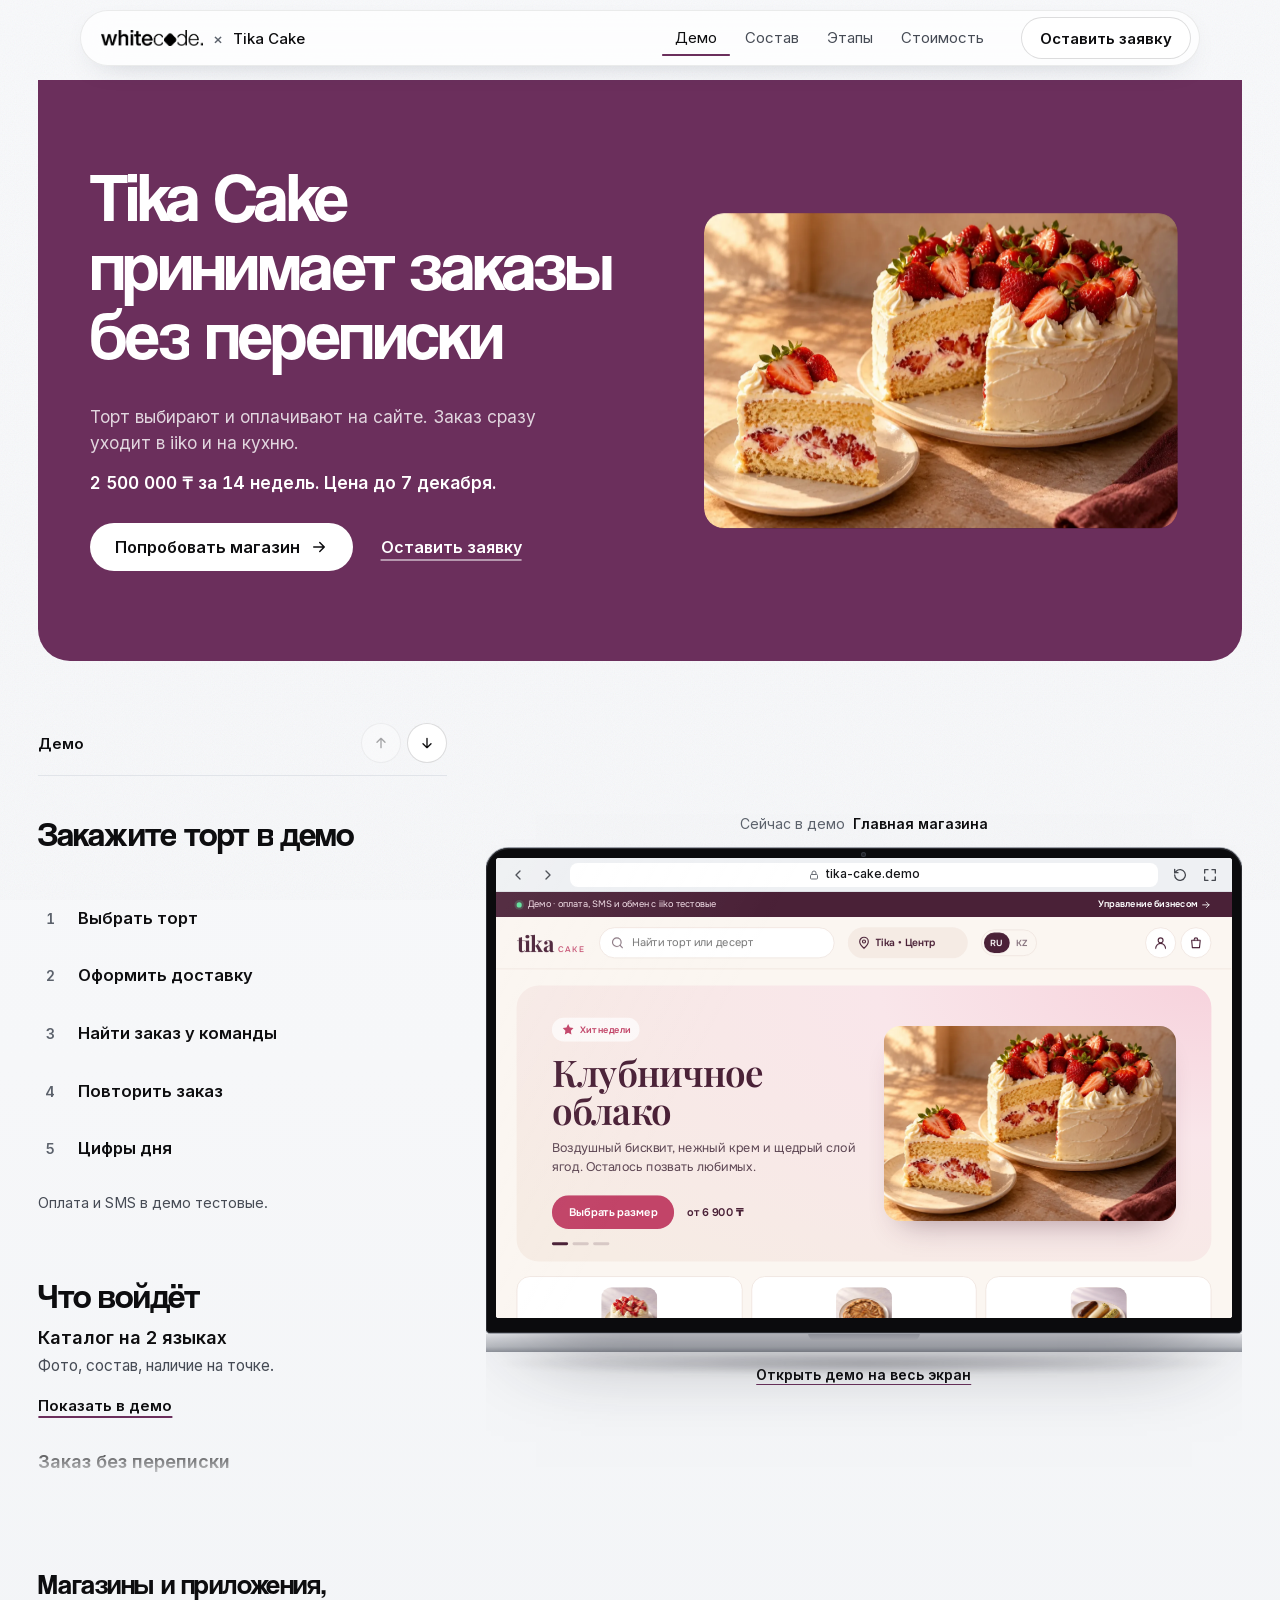
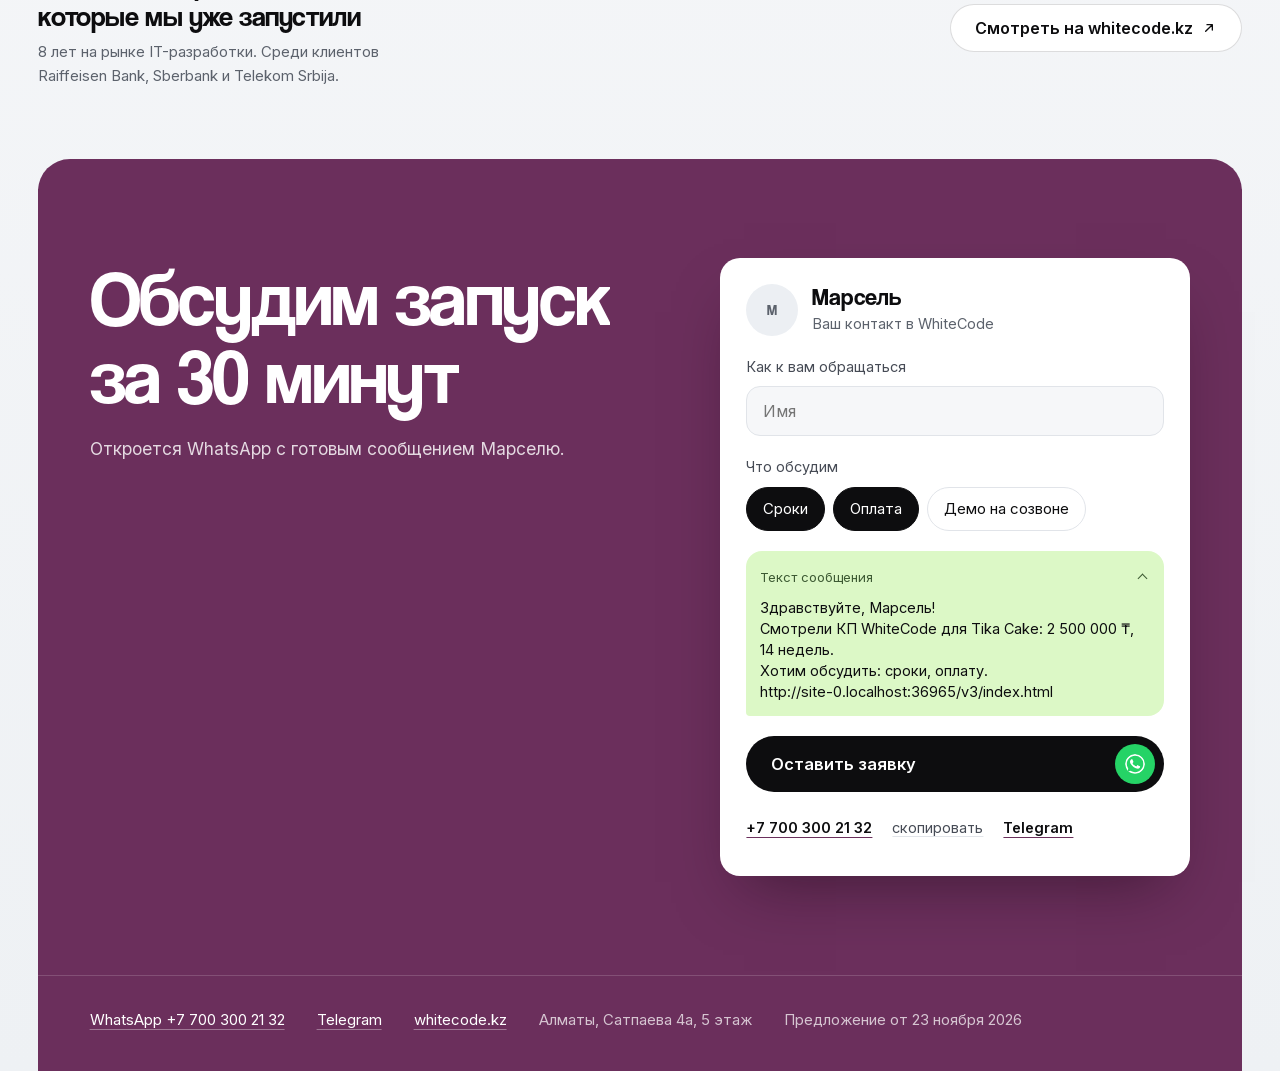
<file: v3/index.html>
<!doctype html>
<html lang="ru">
<head>
<meta charset="utf-8">
<meta name="viewport" content="width=device-width,initial-scale=1,viewport-fit=cover">
<meta name="robots" content="noindex,nofollow">
<meta name="theme-color" content="#F6F7F9">
<meta name="color-scheme" content="light">
<title>Tika Cake · предложение WhiteCode</title>
<meta name="description" content="Интернет-магазин и учёт для Tika Cake: 2 500 000 ₸, 14 недель. Внутри работающее демо.">
<meta property="og:type" content="website">
<meta property="og:title" content="КП для Tika Cake от WhiteCode">
<meta property="og:description" content="Интернет-магазин и учёт: 2 500 000 ₸, 14 недель, 3 платежа. Внутри работающее демо.">
<!-- TODO: og:image 1200×630 -->
<link rel="icon" href="assets/brand/favicon.png">
<link rel="preload" href="assets/fonts/coolvetica-rg.woff2" as="font" type="font/woff2" crossorigin>
<link rel="preload" href="assets/fonts/inter-var-cyrillic.woff2" as="font" type="font/woff2" crossorigin>
<link rel="stylesheet" href="assets/kp.css?v=v3-16">
</head>
<body>

<header class="topbar" id="topbar">
  <a class="brand" href="#top" data-nav="top" aria-label="WhiteCode, в начало предложения">
    <img class="wm" src="assets/brand/wordmark-black.png" alt="" width="102" height="16">
    <span class="brand-x" aria-hidden="true">×</span><span id="brandClient"></span>
  </a>
  <nav class="topnav" id="topnav" aria-label="Разделы предложения"></nav>
  <a class="btn btn-line btn-sm" href="#request" data-nav="request"><span class="lbl-long">Оставить заявку</span><span class="lbl-short">Заявка</span></a>
</header>

<main>
<section class="hero" id="top">
  <div class="hero-art" id="heroArt" aria-hidden="true"></div>
  <h1 class="hero-title" id="heroTitle"></h1>
  <div class="hero-row">
    <p class="hero-lead" id="heroLead"></p>
    <p class="hero-terms" id="heroTerms"></p>
    <div class="hero-cta">
      <button class="btn btn-accent" type="button" data-demo-start>Пройти демо</button>
      <a class="tlink" href="#request" data-nav="request">Оставить заявку</a>
    </div>
  </div>
  <p class="expired" id="expired" hidden></p>
</section>

<section class="workspace" id="workspace" aria-label="Предложение и демо">
  <aside class="kp" aria-label="Коммерческое предложение">
    <div class="kp-head">
      <p class="kp-where" aria-live="polite"><b id="kpName"></b></p>
      <div class="kp-arrows">
        <button type="button" id="kpUp" aria-label="Предыдущий раздел"><svg viewBox="0 0 24 24" aria-hidden="true"><path d="M12 19V5m-6 6 6-6 6 6"/></svg></button>
        <button type="button" id="kpDown" aria-label="Следующий раздел"><svg viewBox="0 0 24 24" aria-hidden="true"><path d="M12 5v14m6-6-6 6-6-6"/></svg></button>
      </div>
    </div>
    <div class="kp-scroll" id="kpScroll" tabindex="0">
      <div id="kpContent"></div>
    </div>
  </aside>

  <div class="stage" id="stage">
    <p class="now-demo" id="nowDemo"><span>Сейчас в демо</span><b id="nowDemoName">Главная магазина</b></p>
    <div class="laptop" id="laptop">
      <div class="lid">
        <span class="cam" aria-hidden="true"></span>
        <div class="screen">
          <div class="bbar">
            <button type="button" class="bb-btn" data-demo="back" aria-label="Назад в демо"><svg viewBox="0 0 24 24" aria-hidden="true"><path d="m15 6-6 6 6 6"/></svg></button>
            <button type="button" class="bb-btn" data-demo="fwd" aria-label="Вперёд в демо"><svg viewBox="0 0 24 24" aria-hidden="true"><path d="m9 6 6 6-6 6"/></svg></button>
            <div class="addr"><svg viewBox="0 0 24 24" aria-hidden="true"><rect x="5" y="11" width="14" height="9" rx="2"/><path d="M8 11V8a4 4 0 0 1 8 0v3"/></svg><span id="addr"></span></div>
            <button type="button" class="bb-btn" data-demo="reset" aria-label="Начать показ заново" title="Начать показ заново"><svg viewBox="0 0 24 24" aria-hidden="true"><path d="M4 12a8 8 0 1 0 2.3-5.7L4 8.6"/><path d="M4 3.5v5h5"/></svg></button>
            <button type="button" class="bb-btn only-inline" data-demo="full" aria-label="Развернуть демо" title="Развернуть"><svg viewBox="0 0 24 24" aria-hidden="true"><path d="M4 9V4h5M20 9V4h-5M4 15v5h5M20 15v5h-5"/></svg></button>
            <button type="button" class="bb-close only-overlay" data-demo="close">К предложению</button>
          </div>
          <div class="vp" id="vp">
            <iframe id="demo" title="Демо интернет-магазина и кабинета команды"></iframe>
            <span class="vp-flash" id="vpFlash" aria-hidden="true"></span>
          </div>
        </div>
      </div>
      <div class="hinge" aria-hidden="true"></div>
      <div class="deck-wrap" aria-hidden="true"><div class="deck"><div class="keys" id="keys"></div><div class="pad"></div></div></div>
    </div>
    <p class="stage-hint" id="stageHint"><button type="button" data-demo="full">Открыть демо на весь экран</button></p>
  </div>
</section>

<section class="works" id="cases" aria-labelledby="casesTitle">
  <div class="works-txt">
    <h2 id="casesTitle">Магазины и приложения, которые мы уже запустили</h2>
    <p class="works-sub" id="studioLine"></p>
  </div>
  <a class="btn btn-line works-btn" id="casesAll" target="_blank" rel="noopener">Смотреть на whitecode.kz<svg class="ico" viewBox="0 0 24 24" aria-hidden="true"><path d="M7 17 17 7M9 7h8v8"/></svg></a>
</section>

<section class="final" id="request" aria-labelledby="finalTitle">
  <div class="final-left">
    <h2 id="finalTitle" class="rv"></h2>
    <p class="final-text rv" id="finalText"></p>
    <ol class="final-steps" id="finalSteps"></ol>
  </div>
  <form class="req rv" id="reqForm" novalidate>
    <div class="req-mgr">
      <span class="req-ava" id="mgrAva" aria-hidden="true"></span>
      <div><b id="mgrName"></b><span id="mgrRole"></span></div>
    </div>
    <label class="field"><span>Как к вам обращаться</span><input name="name" autocomplete="name" placeholder="Имя"></label>
    <fieldset class="topics">
      <legend>Что обсудим</legend>
      <div class="topic-list" id="topicList"></div>
    </fieldset>
    <details class="wa-preview" id="waBox">
      <summary class="wa-preview-h">Текст сообщения</summary>
      <p id="waPreview" aria-live="polite"></p>
    </details>
    <button class="btn btn-accent btn-block" type="submit"><svg class="wa-ic" viewBox="0 0 24 24" aria-hidden="true"><path fill="currentColor" d="M17.47 14.38c-.3-.15-1.76-.87-2.03-.97-.27-.1-.47-.15-.67.15-.2.3-.77.97-.94 1.16-.17.2-.35.22-.64.08-.3-.15-1.26-.46-2.39-1.48-.88-.79-1.48-1.76-1.65-2.06-.17-.3-.02-.46.13-.61.13-.13.3-.35.45-.52.15-.17.2-.3.3-.5.1-.2.05-.37-.03-.52-.07-.15-.67-1.61-.92-2.21-.24-.58-.49-.5-.67-.51h-.57c-.2 0-.52.07-.79.37-.27.3-1.04 1.02-1.04 2.48s1.07 2.88 1.21 3.07c.15.2 2.1 3.2 5.08 4.49.71.31 1.26.49 1.7.63.71.23 1.36.2 1.87.12.57-.09 1.76-.72 2.01-1.41.25-.7.25-1.29.17-1.41-.07-.13-.27-.2-.57-.35m-5.42 7.4h-.01a9.87 9.87 0 0 1-5.03-1.38l-.36-.21-3.74.98 1-3.65-.24-.37a9.86 9.86 0 0 1-1.51-5.26c0-5.45 4.44-9.88 9.89-9.88 2.64 0 5.12 1.03 6.99 2.9a9.83 9.83 0 0 1 2.89 6.99c0 5.45-4.44 9.88-9.88 9.88M20.46 3.49A11.82 11.82 0 0 0 12.05 0C5.5 0 .16 5.34.16 11.89c0 2.1.55 4.14 1.59 5.95L.06 24l6.3-1.65a11.88 11.88 0 0 0 5.69 1.45h.01c6.55 0 11.89-5.34 11.89-11.89 0-3.18-1.24-6.17-3.48-8.42Z"/></svg>Оставить заявку</button>
    <p class="req-alt"><a id="mgrPhone"></a><button type="button" class="copy" id="copyPhone">скопировать</button><a id="mgrTg" target="_blank" rel="noopener"></a></p>
  </form>
</section>
</main>

<footer class="foot" id="foot"></footer>

<!-- phone: both actions stay under the thumb -->
<div class="mbar" id="mbar">
  <button type="button" class="btn btn-line" data-demo="open">Открыть демо</button>
  <a class="btn btn-accent" href="#request" data-nav="request">Оставить заявку</a>
</div>

<script src="assets/studio.js?v=v3-16"></script>
<script src="assets/kp-data.js?v=v3-16"></script>
<script src="assets/kp.js?v=v3-16"></script>
</body>
</html>
</file>
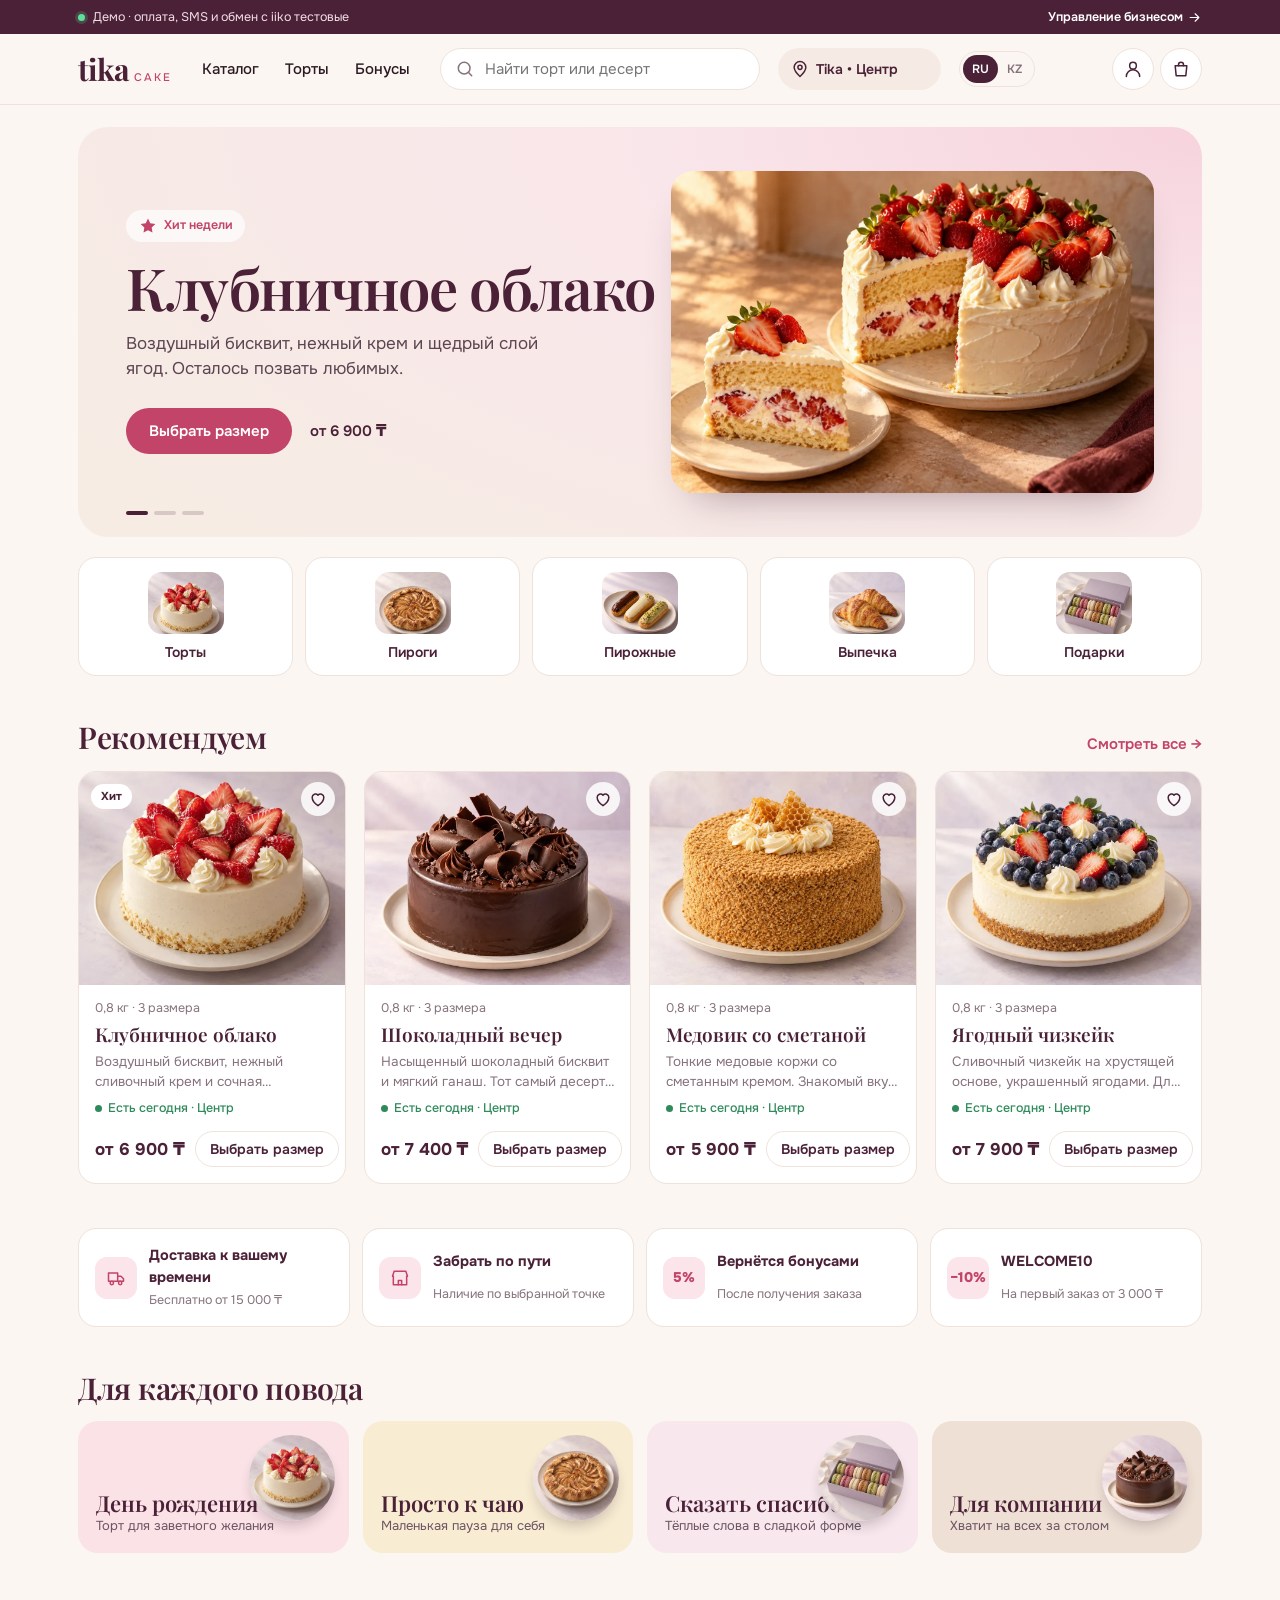
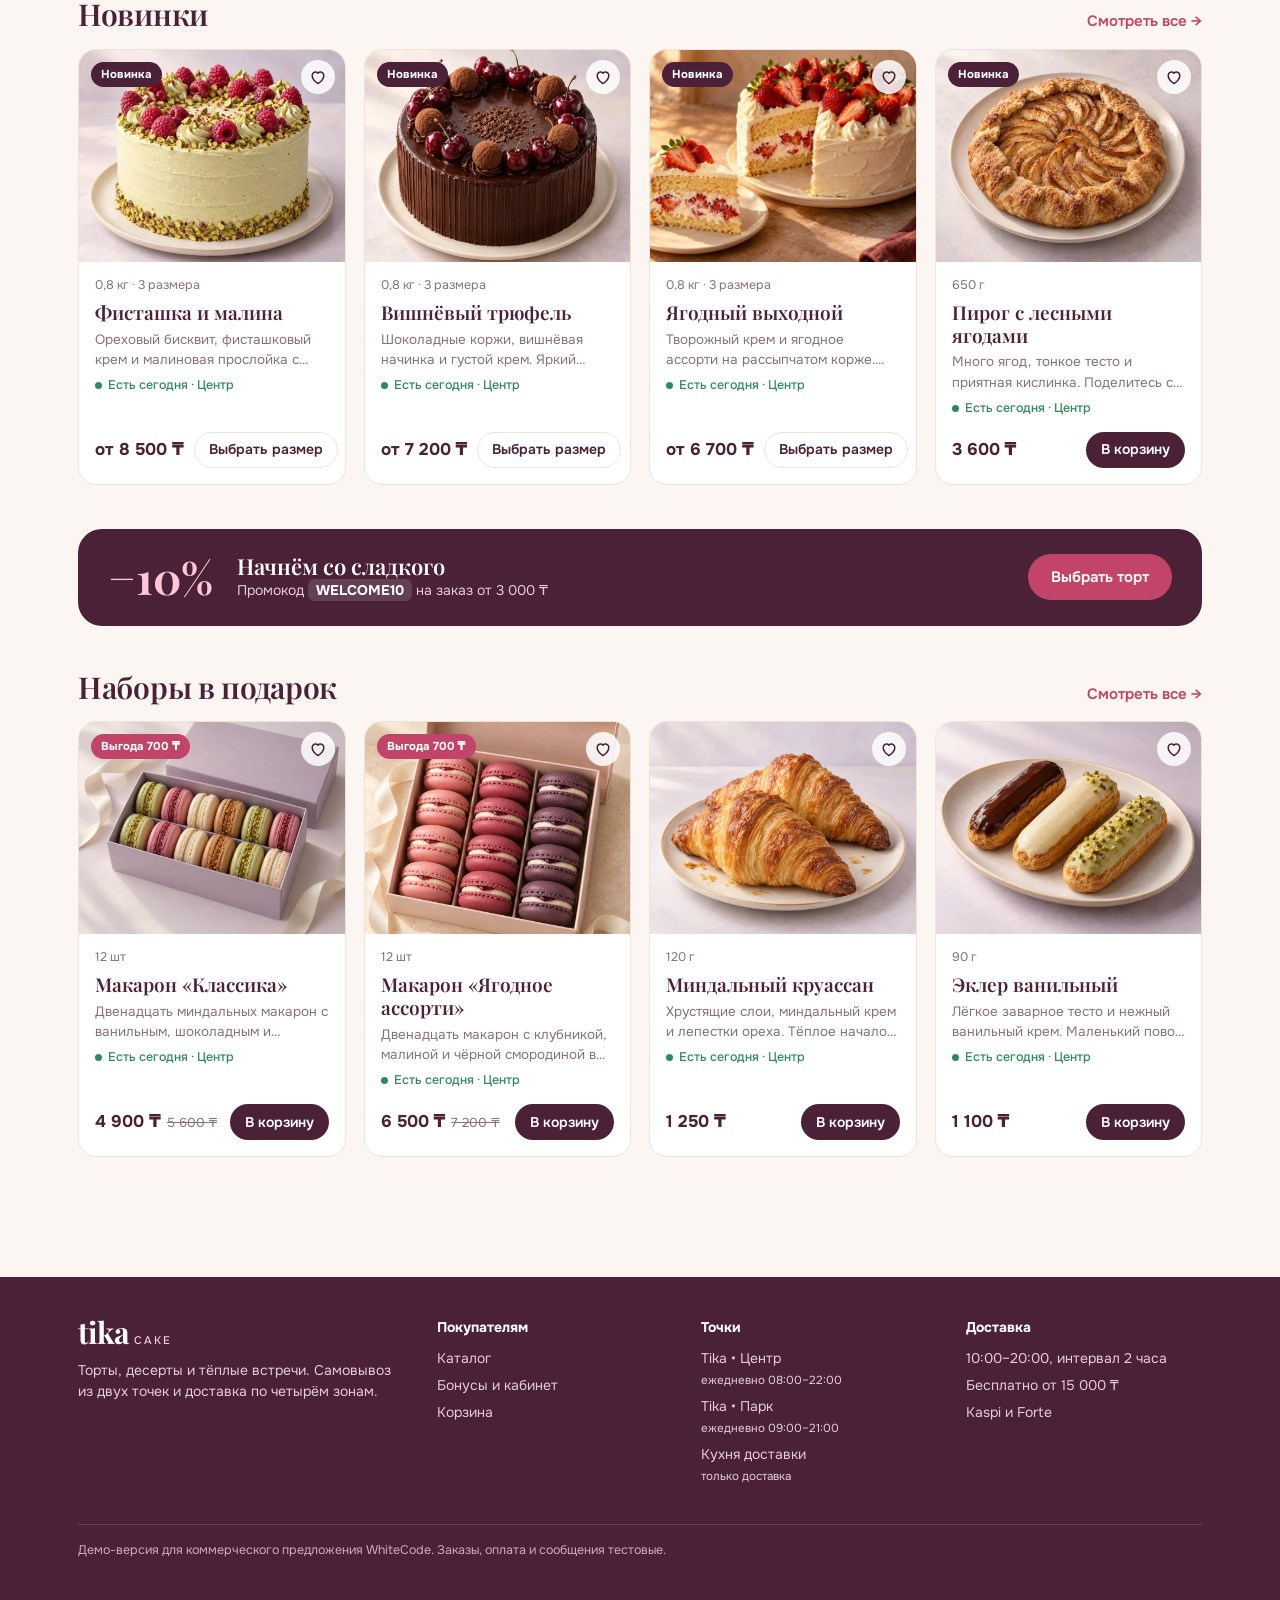
<file: v1/demo/index.html>
<!doctype html>
<html lang="ru">
<head>
<meta charset="utf-8">
<meta name="viewport" content="width=device-width,initial-scale=1,viewport-fit=cover">
<meta name="robots" content="noindex,nofollow">
<title>Tika Cake · демо</title>
<link rel="preconnect" href="https://fonts.googleapis.com">
<link rel="preconnect" href="https://fonts.gstatic.com" crossorigin>
<link rel="stylesheet" href="https://fonts.googleapis.com/css2?family=Onest:wght@400;500;600;700&family=Playfair+Display:wght@500;600;700&display=swap">
<link rel="stylesheet" href="demo.css?v=5">
</head>
<body>
<div id="app"></div>
<div id="toast" class="toast" role="status" aria-live="polite"></div>
<script src="demo.js?v=5"></script>
</body>
</html>
</file>
<file: assets/kp.css>
/*
 * WhiteCode proposal shell.
 * Brand: Coolvetica (display, weight 400 only) + Inter, cool white field, ink #0D0D0F, chrome drop.
 * The client's colour is the single accent (set from kp-data.js → --client).
 * Layout from the sketch: headline on top, proposal column with its own scroll, live demo in a laptop.
 */

@font-face { font-family: "Coolvetica"; src: url("fonts/coolvetica-rg.woff2") format("woff2"); font-weight: 400; font-display: swap; }
@font-face { font-family: "Inter"; src: url("fonts/inter-var-cyrillic.woff2") format("woff2"); font-weight: 100 900; font-display: swap; unicode-range: U+0301, U+0400-045F, U+0490-0491, U+04B0-04B1, U+2116; }
@font-face { font-family: "Inter"; src: url("fonts/inter-var-latin.woff2") format("woff2"); font-weight: 100 900; font-display: swap; unicode-range: U+0000-00FF, U+0131, U+0152-0153, U+02BB-02BC, U+02C6, U+02DA, U+02DC, U+0304, U+0308, U+0329, U+2000-206F, U+20AC, U+2122, U+2191, U+2193, U+2212, U+2215, U+FEFF, U+FFFD; }
@font-face { font-family: "Inter"; src: url("fonts/inter-var-latin-ext.woff2") format("woff2"); font-weight: 100 900; font-display: swap; unicode-range: U+20A0-20C4, U+0100-02BA; }

:root {
  --bg: #F6F7F9;
  --bg-2: #ECEFF3;
  --surface: #FFFFFF;
  --ink: #0D0D0F;
  --ink-2: #464B55;
  --ink-3: #5C626C;
  --line: #E1E4E9;
  --client: #6B2F5C;
  --accent: var(--client);
  --marker: color-mix(in oklab, var(--accent) 20%, #FFFFFF);
  --shadow: 0 1px 2px rgb(40 50 70 / .06), 0 16px 36px -14px rgb(40 50 70 / .22);
  --shadow-lg: 0 2px 4px rgb(40 50 70 / .06), 0 30px 60px -24px rgb(40 50 70 / .32);
  --ease-out: cubic-bezier(.16, 1, .3, 1);
  --ease-state: cubic-bezier(.2, 0, 0, 1);
  --ease-sheet: cubic-bezier(.32, .72, 0, 1);
  --f-display: "Coolvetica", "Inter", system-ui, sans-serif;
  --f-text: "Inter", system-ui, -apple-system, "Segoe UI", Roboto, sans-serif;
  --topbar: 64px;
  --gutter: clamp(16px, 3vw, 40px);
  color-scheme: light;
}

*, *::before, *::after { box-sizing: border-box; }
html { -webkit-text-size-adjust: 100%; scroll-padding-top: var(--topbar); overflow-x: clip; }
body {
  position: relative; margin: 0; overflow-x: clip;
  background: linear-gradient(180deg, #F8F9FB 0%, var(--bg) 40%, #EEF1F4 100%);
  color: var(--ink); font: 400 16px/1.55 var(--f-text);
  -webkit-font-smoothing: antialiased; text-rendering: optimizeLegibility;
  touch-action: manipulation; -webkit-tap-highlight-color: transparent;
}
/* film grain from the brand kit, behind everything */
body::before {
  content: ""; position: fixed; inset: 0; z-index: -1; pointer-events: none; opacity: .06; mix-blend-mode: multiply;
  background-image: url("data:image/svg+xml;utf8,<svg xmlns='http://www.w3.org/2000/svg' width='240' height='240'><filter id='n'><feTurbulence type='fractalNoise' baseFrequency='.9' numOctaves='2' stitchTiles='stitch'/></filter><rect width='100%' height='100%' filter='url(%23n)'/></svg>");
}
::selection { background: var(--marker); color: var(--ink); }
a { color: inherit; text-underline-offset: 4px; }
button { font: inherit; color: inherit; cursor: pointer; }
h1, h2, h3, p { margin: 0; }
svg { display: block; }
:focus-visible { outline: 2px solid var(--ink); outline-offset: 3px; border-radius: 10px; }
.ico { width: 20px; height: 20px; fill: none; stroke: currentColor; stroke-width: 1.8; stroke-linecap: round; stroke-linejoin: round; flex: none; }

/* ---------- buttons ---------- */
.btn {
  display: inline-flex; align-items: center; justify-content: center; gap: 10px;
  min-height: 48px; padding: 0 24px; border-radius: 999px; border: 1.5px solid transparent;
  font: 600 16px/1 var(--f-text); text-decoration: none; white-space: nowrap;
  transition: background-color .15s var(--ease-state), border-color .15s var(--ease-state), color .15s var(--ease-state), transform .15s var(--ease-out);
}
.btn:active:not(:disabled) { transform: scale(.96); }
.btn-accent { background: var(--ink); color: #FFFFFF; }
.btn-line { background: var(--surface); border-color: rgb(13 13 15 / .14); color: var(--ink); }
@media (hover: hover) {
  .btn-accent:hover { background: #2A2B31; }
  .btn-line:hover { border-color: rgb(13 13 15 / .5); }
}
.btn-sm { min-height: 42px; padding: 0 18px; font-size: 15px; }
.btn-block { width: 100%; }
.lbl-short { display: none; }

/* ---------- top bar ---------- */
.topbar {
  position: sticky; top: 0; z-index: 40; height: var(--topbar);
  display: flex; align-items: center; gap: 24px; padding: 0 var(--gutter);
  background: color-mix(in oklab, var(--bg) 84%, transparent);
  -webkit-backdrop-filter: saturate(160%) blur(14px); backdrop-filter: saturate(160%) blur(14px);
  border-bottom: 1px solid transparent; transition: border-color .2s var(--ease-state);
}
.topbar.scrolled { border-bottom-color: var(--line); }
.brand { display: inline-flex; align-items: center; gap: 10px; text-decoration: none; font: 500 15px/1 var(--f-text); white-space: nowrap; }
.wm { display: block; height: 16px; width: auto; }
.brand-x { color: var(--ink-3); }
.topnav { display: flex; gap: 2px; margin-left: auto; }
.topnav a { padding: 10px 13px; border-radius: 999px; font-size: 15px; color: var(--ink-2); text-decoration: none; transition: color .15s var(--ease-state), background-color .15s var(--ease-state); }
.topnav a[aria-current="true"] { color: var(--ink); background: rgb(13 13 15 / .06); }
@media (hover: hover) { .topnav a:hover { color: var(--ink); } }

/* ---------- hero ---------- */
.hero {
  position: relative; isolation: isolate; overflow-x: clip;
  max-width: 1440px; margin: 0 auto;
  padding: clamp(40px, 8vh, 96px) var(--gutter) clamp(28px, 5vh, 56px);
}
.hero-drop {
  position: absolute; z-index: -1; right: -6%; top: -20%;
  width: min(86vw, 1240px); height: auto; pointer-events: none; mix-blend-mode: multiply;
  -webkit-mask-image: radial-gradient(ellipse 34% 46% at 79% 49%, #000 35%, transparent 100%);
          mask-image: radial-gradient(ellipse 34% 46% at 79% 49%, #000 35%, transparent 100%);
}
.hero-title {
  max-width: 19ch;
  font: 400 clamp(44px, 7vw, 96px)/1.04 var(--f-display); letter-spacing: -.022em;
  text-wrap: balance;
}
.hero-title .w { display: inline-block; }
@media (max-width: 520px) { .hero-title .w.hy { display: inline; } }
/* brand marker: a skewed band under the client's name */
.hero-title em { font-style: normal; position: relative; z-index: 0; white-space: nowrap; padding: 0 .06em; margin: 0 -.06em; }
.hero-title em::before {
  content: ""; position: absolute; z-index: -1; left: 0; right: 0; top: .2em; bottom: .04em;
  background: var(--marker); border-radius: .08em; transform: skewX(-8deg); transform-origin: left center;
}
.hero-row { display: grid; grid-template-columns: minmax(0, 1fr) auto; gap: 32px 56px; align-items: end; margin-top: clamp(24px, 4vh, 40px); }
.hero-lead { max-width: 44ch; font-size: clamp(17px, 1.35vw, 20px); line-height: 1.5; color: var(--ink-2); text-wrap: pretty; margin-bottom: 24px; }
.hero-cta { display: flex; flex-wrap: wrap; gap: 12px; }
.hero-valid { margin-top: 16px; font-size: 14px; color: var(--ink-3); }
.plate {
  justify-self: end; min-width: 290px; padding: 22px 26px 20px; border-radius: 22px;
  background: var(--surface); box-shadow: var(--shadow-lg); transform: rotate(-3deg);
  transition: transform .3s var(--ease-out);
}
@media (hover: hover) { .plate:hover { transform: rotate(-1.5deg) translateY(-2px); } }
.plate-price { font: 400 clamp(36px, 3.4vw, 50px)/1 var(--f-display); letter-spacing: -.02em; font-variant-numeric: tabular-nums; }
.plate-sub { margin-top: 10px; font-size: 15px; color: var(--ink-2); }
.expired { margin-top: 20px; padding: 12px 16px; border-radius: 14px; background: var(--marker); font-size: 15px; max-width: 60ch; }
.cnt { display: inline-grid; }
.cnt > span { grid-area: 1 / 1; }
.cnt-final { visibility: hidden; }

/* ---------- workspace: proposal column + laptop ---------- */
.workspace {
  display: grid; grid-template-columns: minmax(360px, 34%) minmax(0, 1fr); gap: clamp(24px, 3vw, 56px);
  max-width: 1600px; margin: 0 auto;
  height: calc(100dvh - var(--topbar)); min-height: 600px;
  padding: 12px var(--gutter) 16px; scroll-margin-top: var(--topbar);
}
.kp { display: flex; flex-direction: column; min-height: 0; }
.kp-head { flex: none; display: flex; align-items: center; justify-content: space-between; gap: 12px; padding: 6px 0 12px; border-bottom: 1px solid var(--line); }
.kp-where { font-size: 15px; }
.kp-where b { font-weight: 600; }
.kp-arrows { display: flex; gap: 6px; }
.kp-arrows button {
  width: 40px; height: 40px; border-radius: 50%; display: grid; place-items: center;
  border: 1.5px solid rgb(13 13 15 / .14); background: var(--surface);
  transition: border-color .15s var(--ease-state), opacity .15s var(--ease-state), transform .15s var(--ease-out);
}
.kp-arrows button:active:not(:disabled) { transform: scale(.96); }
.kp-arrows button:disabled { opacity: .35; cursor: default; }
@media (hover: hover) { .kp-arrows button:hover:not(:disabled) { border-color: rgb(13 13 15 / .5); } }
.kp-arrows svg, .bb-btn svg, .addr svg { width: 16px; height: 16px; fill: none; stroke: currentColor; stroke-width: 2; stroke-linecap: round; stroke-linejoin: round; }
.kp-scroll {
  position: relative; flex: 1; min-height: 0; overflow-y: auto; padding: 4px 14px 48px 0;
  scrollbar-width: thin; scrollbar-color: rgb(13 13 15 / .18) transparent;
  -webkit-mask-image: linear-gradient(to bottom, transparent 0, #000 16px, #000 calc(100% - 40px), transparent 100%);
          mask-image: linear-gradient(to bottom, transparent 0, #000 16px, #000 calc(100% - 40px), transparent 100%);
}
.kp-scroll::-webkit-scrollbar { width: 6px; }
.kp-scroll::-webkit-scrollbar-thumb { background: rgb(13 13 15 / .16); border-radius: 6px; }

/* sections */
.sec { padding-top: 36px; scroll-margin-top: 8px; }
.sec + .sec { margin-top: 28px; }
.sec-h { font: 400 clamp(30px, 2.4vw, 38px)/1.06 var(--f-display); letter-spacing: -.022em; text-wrap: balance; margin-bottom: 12px; }
.sec-lead { max-width: 54ch; color: var(--ink-2); text-wrap: pretty; margin-bottom: 22px; }
.sub-h { font: 600 16px/1.3 var(--f-text); margin: 30px 0 10px; }
.note, .fine { font-size: 14.5px; color: var(--ink-2); text-wrap: pretty; }
.note { margin-top: 16px; }
.fine { margin-top: 8px; }

/* demo tour */
.tour { margin: -6px 0 12px; font-size: 14px; color: var(--ink-3); }
.scn { list-style: none; margin: 0 -12px; padding: 0; display: grid; gap: 4px; }
.scn button {
  width: 100%; text-align: left; display: grid; grid-template-columns: 28px minmax(0, 1fr) auto; gap: 2px 12px; align-items: baseline;
  padding: 14px 12px; border: 0; border-radius: 16px; background: transparent;
  transition: background-color .15s var(--ease-state), box-shadow .2s var(--ease-state), transform .15s var(--ease-out);
}
.scn button:active { transform: scale(.98); }
@media (hover: hover) { .scn button:hover { background: rgb(255 255 255 / .7); } }
.scn button[aria-current="true"] { background: var(--surface); box-shadow: var(--shadow); }
.scn-n { position: relative; display: grid; place-items: center; width: 24px; height: 24px; align-self: start; border-radius: 50%; font-size: 14px; font-weight: 600; color: var(--ink-3); font-variant-numeric: tabular-nums; }
.scn-n .ico { position: absolute; width: 14px; height: 14px; stroke-width: 2.4; opacity: 0; transform: scale(.6); transition: opacity .2s var(--ease-state), transform .3s var(--ease-out); }
.scn-n .n { transition: opacity .15s var(--ease-state); }
.scn button[data-done="true"] .scn-n { background: var(--accent); color: #FFFFFF; }
.scn button[data-done="true"] .scn-n .n { opacity: 0; }
.scn button[data-done="true"] .scn-n .ico { opacity: 1; transform: none; }
.scn b { font-size: 16.5px; font-weight: 600; }
.scn .t { font-size: 13.5px; color: var(--ink-3); white-space: nowrap; }
.scn small { grid-column: 2 / -1; font-size: 15px; line-height: 1.45; color: var(--ink-2); }

/* scope */
.mods { list-style: none; margin: 0; padding: 0; display: grid; gap: 28px; }
.mod-tag { font-size: 14px; color: var(--ink-3); margin-bottom: 4px; }
.mod h3 { font: 600 18px/1.3 var(--f-text); margin-bottom: 6px; }
.mod-text { font-size: 15.5px; color: var(--ink-2); text-wrap: pretty; margin-bottom: 6px; }
.demo-link {
  display: inline-flex; align-items: center; min-height: 36px; padding: 0; border: 0; background: none;
  font: 600 15px/1.2 var(--f-text); color: var(--ink);
  text-decoration: underline; text-decoration-color: var(--accent); text-decoration-thickness: 1.5px; text-underline-offset: 5px;
  transition: text-underline-offset .2s var(--ease-out), color .15s var(--ease-state);
}
@media (hover: hover) { .demo-link:hover { text-underline-offset: 7px; color: var(--accent); } }
.ints { display: grid; grid-template-columns: auto minmax(0, 1fr); gap: 8px 20px; margin: 0; }
.ints div { display: contents; }
.ints dt { font-weight: 600; white-space: nowrap; }
.ints dd { margin: 0; color: var(--ink-2); }

/* stages */
.gantt { display: grid; gap: 8px; margin: 4px 0 26px; }
.g-row { display: grid; grid-template-columns: 18px minmax(0, 1fr); gap: 8px; align-items: center; }
.g-n { font-size: 13px; color: var(--ink-3); font-variant-numeric: tabular-nums; }
.g-track { position: relative; height: 32px; border-radius: 10px; background: rgb(13 13 15 / .045); }
.g-bar {
  position: absolute; top: 0; bottom: 0; display: flex; align-items: center; padding: 0 10px; overflow: hidden;
  border-radius: 10px; background: var(--ink); color: #FFFFFF; transform-origin: left center;
}
.g-bar em { font: 500 12.5px/1 var(--f-text); font-style: normal; white-space: nowrap; font-variant-numeric: tabular-nums; }
.g-axis { display: flex; justify-content: space-between; margin: 2px 0 0 26px; font-size: 12.5px; color: var(--ink-3); }
.stages { list-style: none; margin: 0; padding: 0; display: grid; gap: 24px; }
.stages li { display: grid; grid-template-columns: 26px minmax(0, 1fr); gap: 0 10px; }
.st-n { font: 400 24px/1.05 var(--f-display); color: var(--ink-3); }
.st-top { display: flex; flex-wrap: wrap; justify-content: space-between; align-items: baseline; gap: 2px 12px; margin-bottom: 8px; }
.st-top b { font-size: 17px; font-weight: 600; }
.st-top span { font-size: 14px; color: var(--ink-3); white-space: nowrap; }
.stages dl { margin: 0; display: grid; grid-template-columns: 80px minmax(0, 1fr); gap: 4px 12px; font-size: 15px; }
.stages dt { color: var(--ink-3); }
.stages dd { margin: 0; }

/* price */
.price-big { font: 400 clamp(46px, 4vw, 64px)/1 var(--f-display); letter-spacing: -.022em; font-variant-numeric: tabular-nums; margin: 2px 0 10px; }
.price-sub { color: var(--ink-2); margin-bottom: 20px; text-wrap: pretty; }
.pays { list-style: none; margin: 0; padding: 4px 18px; border-radius: 20px; background: var(--surface); box-shadow: var(--shadow); }
.pays li { display: grid; grid-template-columns: minmax(0, 1fr) auto; gap: 2px 12px; padding: 14px 0; }
.pays li + li { border-top: 1px solid var(--line); }
.pay-amt { font-size: 18px; font-weight: 600; font-variant-numeric: tabular-nums; }
.pay-pct { font-size: 15px; color: var(--ink-3); font-variant-numeric: tabular-nums; }
.pay-when { grid-column: 1 / -1; font-size: 14.5px; color: var(--ink-2); }
.incl { list-style: none; margin: 0; padding: 0; display: grid; gap: 8px; }
.incl li { display: grid; grid-template-columns: 20px minmax(0, 1fr); gap: 10px; }
.incl .ico { width: 18px; height: 18px; margin-top: 3px; color: var(--accent); stroke-width: 2.2; }
.extras { list-style: none; margin: 0; padding: 0; display: flex; flex-wrap: wrap; gap: 8px; }
.extras li { padding: 8px 14px; border-radius: 999px; background: rgb(13 13 15 / .05); font-size: 14.5px; }

/* open questions + faq */
.oq { list-style: none; margin: 0; padding: 0; display: grid; gap: 18px; }
.oq li { display: grid; grid-template-columns: minmax(0, 1fr) auto; gap: 2px 16px; }
.oq-what { font-weight: 500; }
.oq-who { grid-row: 2; font-size: 14.5px; color: var(--ink-3); }
.oq-when { grid-column: 2; grid-row: 1 / 3; align-self: center; font-size: 14.5px; color: var(--ink-2); white-space: nowrap; }
.faq details { border-bottom: 1px solid var(--line); }
.faq summary {
  list-style: none; position: relative; cursor: pointer; min-height: 44px; padding: 14px 36px 14px 0; font-weight: 600;
}
.faq summary::-webkit-details-marker { display: none; }
.faq summary::before, .faq summary::after {
  content: ""; position: absolute; right: 6px; top: 50%; width: 14px; height: 1.8px; margin-top: -1px; border-radius: 2px; background: var(--ink-3);
  transition: transform .25s var(--ease-out);
}
.faq summary::after { transform: rotate(90deg); }
.faq details[open] summary::after { transform: rotate(0deg); }
.faq details p { padding: 0 0 16px; color: var(--ink-2); text-wrap: pretty; }

/* end of the column */
.kp-next { margin-top: 44px; padding: 22px; border-radius: 22px; background: var(--surface); box-shadow: var(--shadow); }
.kp-next p { color: var(--ink-2); margin-bottom: 16px; text-wrap: pretty; }
.kp-next-btns { display: flex; flex-wrap: wrap; gap: 10px; }

/* ---------- stage + laptop ---------- */
.stage { position: relative; min-width: 0; min-height: 0; display: flex; flex-direction: column; align-items: center; justify-content: center; overflow-x: clip; overflow-clip-margin: 24px; }
.now-demo { display: inline-flex; align-items: baseline; gap: 8px; max-width: 100%; margin-bottom: 14px; font-size: 14px; color: var(--ink-3); }
.now-demo b { color: var(--ink); font-weight: 600; white-space: nowrap; overflow: hidden; text-overflow: ellipsis; }
.now-demo.swap b { animation: swap .3s var(--ease-state); }
@keyframes swap { from { opacity: 0; } to { opacity: 1; } }

.laptop { --lw: 860px; width: var(--lw); max-width: 100%; perspective: calc(var(--lw) * 2.4); }
.lid {
  position: relative; z-index: 2; transform-origin: 50% 100%;
  padding: calc(var(--lw) * .022) calc(var(--lw) * .022) calc(var(--lw) * .03);
  border-radius: calc(var(--lw) * .024) calc(var(--lw) * .024) calc(var(--lw) * .008) calc(var(--lw) * .008);
  background: #141518;
  box-shadow: inset 0 0 0 1.5px #3A3C42, inset 0 0 0 3px #1C1D21, 0 40px 80px -40px rgb(40 50 70 / .55);
}
.cam { position: absolute; top: calc(var(--lw) * .009); left: 50%; width: 6px; height: 6px; margin-left: -3px; border-radius: 50%; background: #2A2C31; box-shadow: inset 0 0 0 1.5px #3B3E45; }
.screen { position: relative; aspect-ratio: 16 / 10; background: #FFFFFF; border-radius: 3px; overflow: hidden; display: flex; flex-direction: column; }
.screen::after {
  content: ""; position: absolute; inset: 0; z-index: 2; pointer-events: none;
  background: linear-gradient(118deg, rgb(255 255 255 / .07) 0%, rgb(255 255 255 / 0) 32%);
}
.bbar { flex: none; height: 34px; display: flex; align-items: center; gap: 2px; padding: 0 8px; background: #EEF0F3; border-bottom: 1px solid #DCDFE4; color: #45484F; }
.bb-btn { flex: none; width: 28px; height: 28px; border: 0; border-radius: 8px; background: none; display: grid; place-items: center; color: inherit; transition: background-color .15s var(--ease-state); }
@media (hover: hover) { .bb-btn:hover { background: #DFE2E7; } }
.addr { flex: 1; min-width: 0; height: 24px; margin: 0 6px; display: flex; align-items: center; justify-content: center; gap: 6px; border-radius: 8px; background: #FFFFFF; font-size: 12px; color: #6A6E76; }
.addr svg { width: 12px; height: 12px; flex: none; }
.addr span { white-space: nowrap; overflow: hidden; text-overflow: ellipsis; }
.addr b { color: #16171A; font-weight: 500; }
.bb-close { flex: none; margin-left: 4px; padding: 7px 14px; border: 0; border-radius: 999px; background: var(--ink); color: #FFFFFF; font-size: 13.5px; font-weight: 600; }
.only-overlay { display: none; }
.vp { position: relative; flex: 1; min-height: 0; overflow: hidden; background: #FBF6F1; }
.vp iframe { position: absolute; top: 0; left: 0; border: 0; transform-origin: 0 0; background: #FBF6F1; }
.vp-flash { position: absolute; inset: 0; pointer-events: none; box-shadow: inset 0 0 0 3px var(--accent); opacity: 0; }
.vp-flash.on { animation: flash .9s var(--ease-state); }
@keyframes flash { from { opacity: 1; } to { opacity: 0; } }

.hinge { position: relative; z-index: 1; width: 96%; margin: 0 auto; height: calc(var(--lw) * .012); border-radius: 0 0 4px 4px; background: linear-gradient(#26272C, #5D6068); }
.deck-wrap { position: relative; z-index: 1; height: calc(var(--lw) * .17); }
.deck-wrap::after {
  content: ""; position: absolute; z-index: -1; left: -8%; right: -8%; bottom: calc(var(--lw) * -.035); height: calc(var(--lw) * .06);
  background: radial-gradient(closest-side, rgb(40 50 70 / .42), transparent); filter: blur(4px);
}
.deck {
  position: absolute; left: 0; right: 0; top: 0; height: calc(var(--lw) * .36);
  padding: calc(var(--lw) * .028) calc(var(--lw) * .07) 0;
  background: linear-gradient(#C9CCD3, #E2E4E8);
  border-radius: 0 0 calc(var(--lw) * .028) calc(var(--lw) * .028);
  box-shadow: 0 calc(var(--lw) * .012) 0 #9A9EA6;
  transform: perspective(calc(var(--lw) * 2.6)) rotateX(66deg); transform-origin: 50% 0;
  display: flex; flex-direction: column; align-items: center; gap: calc(var(--lw) * .022);
}
.keys { width: 100%; display: grid; gap: calc(var(--lw) * .004); }
.keys .r { display: flex; gap: calc(var(--lw) * .004); }
.keys i { flex: 1; height: calc(var(--lw) * .026); border-radius: 3px; background: #2B2D33; box-shadow: 0 1px 0 #15161A; }
.keys i.w15 { flex: 1.5; } .keys i.w2 { flex: 2; } .keys i.w6 { flex: 6.5; }
.pad { width: 38%; height: calc(var(--lw) * .1); border-radius: 8px; background: #D3D6DC; box-shadow: inset 0 0 0 1px #C2C5CC; }
.stage-hint { margin-top: 12px; font-size: 14px; color: var(--ink-3); text-align: center; }
.stage-hint button { border: 0; background: none; padding: 0; color: var(--ink); font-weight: 600; text-decoration: underline; text-decoration-color: var(--accent); text-underline-offset: 4px; }

/* full screen demo: on desktop by choice, on phones the only way to see it */
.stage.is-overlay {
  position: fixed; inset: 0; z-index: 100; display: block;
  padding: env(safe-area-inset-top, 0px) env(safe-area-inset-right, 0px) env(safe-area-inset-bottom, 0px) env(safe-area-inset-left, 0px);
  background: rgb(13 13 15 / .72); -webkit-backdrop-filter: blur(8px); backdrop-filter: blur(8px);
  animation: sheet-bg .3s var(--ease-state);
}
.stage.is-overlay .laptop { width: 100%; height: 100%; max-width: none; perspective: none; animation: sheet-in .42s var(--ease-sheet); }
.stage.is-overlay .lid { height: 100%; padding: 0; border-radius: 0; background: transparent; box-shadow: none; transform: none; }
.stage.is-overlay .screen { height: 100%; aspect-ratio: auto; border-radius: 0; }
.stage.is-overlay .cam, .stage.is-overlay .hinge, .stage.is-overlay .deck-wrap, .stage.is-overlay .stage-hint,
.stage.is-overlay .only-inline, .stage.is-overlay .now-demo, .stage.is-overlay .screen::after { display: none; }
.stage.is-overlay .only-overlay { display: inline-flex; }
@keyframes sheet-bg { from { opacity: 0; } to { opacity: 1; } }
@keyframes sheet-in { from { transform: translateY(24px); opacity: 0; } to { transform: none; opacity: 1; } }
@media (min-width: 961px) {
  .stage.is-overlay { padding: 24px; }
  .stage.is-overlay .screen { border-radius: 14px; box-shadow: 0 30px 80px -20px rgb(0 0 0 / .55); }
}

/* ---------- related cases: the closing slide ---------- */
.cases { max-width: 1440px; margin: 0 auto; padding: clamp(80px, 14vh, 144px) var(--gutter) clamp(40px, 8vh, 72px); }
.cases-head { display: grid; grid-template-columns: minmax(0, 1fr) minmax(0, .75fr); gap: 16px 56px; align-items: end; margin-bottom: clamp(28px, 4vw, 48px); }
.cases-head h2 { font: 400 clamp(40px, 5.6vw, 84px)/1.02 var(--f-display); letter-spacing: -.022em; text-wrap: balance; }
.cases-why { font-size: clamp(16px, 1.3vw, 19px); color: var(--ink-2); max-width: 44ch; text-wrap: pretty; }
.case-list { display: grid; grid-template-columns: minmax(0, 1.3fr) minmax(0, 1fr); gap: clamp(24px, 3vw, 40px) clamp(24px, 3vw, 40px); }
.case:first-child { grid-row: 1 / 3; }
.case { display: flex; flex-direction: column; gap: 18px; min-width: 0; }
.case-img { overflow: hidden; border-radius: 22px; background: var(--bg-2); aspect-ratio: 16 / 10; box-shadow: var(--shadow); }
/* the lead case stretches its picture to the height of the two cases beside it */
.case:first-child .case-img { flex: 1 1 auto; aspect-ratio: auto; min-height: 420px; }
.case-img img { display: block; width: 100%; height: 100%; object-fit: cover; transition: transform .7s var(--ease-out); }
@media (hover: hover) { .case:hover .case-img img { transform: scale(1.04); } }
.case-name { font-size: 14.5px; color: var(--ink-3); margin-bottom: 6px; }
.case h3 { font: 400 clamp(24px, 2.1vw, 34px)/1.08 var(--f-display); letter-spacing: -.02em; margin-bottom: 10px; text-wrap: balance; }
.case-text { color: var(--ink-2); max-width: 52ch; text-wrap: pretty; margin-bottom: 10px; }
.case-shared { font-size: 14.5px; }
.studio-line { max-width: 62ch; margin-top: clamp(48px, 8vh, 88px); font-size: clamp(17px, 1.35vw, 20px); color: var(--ink-2); text-wrap: pretty; }
.logos { display: flex; flex-wrap: wrap; align-items: center; gap: 22px 48px; margin-top: 24px; }
.logos img { display: block; height: 24px; width: auto; filter: grayscale(1) brightness(.2); opacity: .7; }

/* ---------- final request ---------- */
.final {
  max-width: 1440px; margin: 0 auto; padding: clamp(64px, 12vh, 128px) var(--gutter);
  display: grid; grid-template-columns: minmax(0, 1fr) minmax(360px, 480px); gap: 48px clamp(40px, 6vw, 96px); align-items: start;
}
.final h2 { font: 400 clamp(44px, 6vw, 92px)/1.02 var(--f-display); letter-spacing: -.022em; text-wrap: balance; margin-bottom: 20px; }
.final-text { max-width: 44ch; font-size: clamp(17px, 1.35vw, 20px); color: var(--ink-2); text-wrap: pretty; margin-bottom: 32px; }
.final-steps { list-style: none; margin: 0; padding: 0; display: grid; gap: 16px; }
.final-steps li { display: grid; grid-template-columns: 40px minmax(0, 1fr); align-items: baseline; font-size: 17px; }
.final-steps span { font: 400 24px/1 var(--f-display); color: var(--ink-3); }
.req { display: grid; gap: 20px; padding: 26px; border-radius: 26px; background: var(--surface); box-shadow: var(--shadow-lg); }
.req-mgr { display: flex; align-items: center; gap: 14px; }
.req-ava { width: 52px; height: 52px; flex: none; display: grid; place-items: center; border-radius: 50%; background: var(--bg-2); font: 400 24px/1 var(--f-display); }
.req-mgr b { display: block; font: 400 24px/1.1 var(--f-display); letter-spacing: -.01em; }
.req-mgr span { font-size: 14.5px; color: var(--ink-3); }
.field { display: grid; gap: 8px; font-size: 14.5px; color: var(--ink-2); }
.field input {
  height: 50px; padding: 0 16px; border-radius: 14px; border: 1.5px solid var(--line); background: var(--bg);
  font: 400 16px var(--f-text); color: var(--ink); caret-color: var(--accent);
  transition: border-color .15s var(--ease-state), background-color .15s var(--ease-state);
}
.field input:focus { outline: none; border-color: var(--ink); background: var(--surface); }
.topics { margin: 0; padding: 0; border: 0; min-width: 0; }
.topics legend { padding: 0; margin-bottom: 8px; font-size: 14.5px; color: var(--ink-2); }
.topic-list { display: flex; flex-wrap: wrap; gap: 8px; }
.topic { position: relative; }
.topic input { position: absolute; opacity: 0; pointer-events: none; }
.topic span {
  display: inline-flex; align-items: center; min-height: 44px; padding: 0 16px; border-radius: 999px;
  border: 1.5px solid var(--line); background: var(--surface); font-size: 15px; cursor: pointer; user-select: none;
  transition: background-color .15s var(--ease-state), border-color .15s var(--ease-state), color .15s var(--ease-state), transform .15s var(--ease-out);
}
.topic span:active { transform: scale(.96); }
.topic input:checked + span { background: var(--ink); border-color: var(--ink); color: #FFFFFF; }
.topic input:focus-visible + span { outline: 2px solid var(--ink); outline-offset: 3px; }
@media (hover: hover) { .topic input:not(:checked) + span:hover { border-color: rgb(13 13 15 / .45); } }
.wa-preview { padding: 12px 14px 14px; border-radius: 16px 16px 16px 4px; background: #DCF8C6; }
.wa-preview-h { display: block; margin-bottom: 6px; font-size: 13px; color: #3D5A33; }
.wa-preview p { font-size: 14.5px; line-height: 1.45; white-space: pre-line; overflow-wrap: anywhere; }
.wa-ic { width: 20px; height: 20px; }
.req .btn.sent { background: #2A2B31; }
.req-alt { font-size: 14.5px; color: var(--ink-3); }
.req-alt a { color: var(--ink); font-weight: 600; text-decoration-color: var(--accent); }
.copy { border: 0; background: none; padding: 4px 2px; color: var(--ink-2); text-decoration: underline; text-decoration-color: var(--line); text-underline-offset: 3px; }

/* ---------- footer ---------- */
.foot { max-width: 1440px; margin: 0 auto; display: flex; flex-wrap: wrap; align-items: center; gap: 12px 40px; padding: 28px var(--gutter) 40px; border-top: 1px solid var(--line); font-size: 14px; color: var(--ink-3); }
.foot a { color: var(--ink); }
.foot .wm { height: 15px; }

.demo-fab { display: none; }

.kp-toast {
  position: fixed; left: 50%; bottom: calc(24px + env(safe-area-inset-bottom, 0px)); z-index: 120;
  max-width: calc(100vw - 32px); padding: 12px 18px; border-radius: 999px; background: var(--ink); color: #FFFFFF; font-size: 14.5px;
  transform: translate(-50%, 12px); opacity: 0; pointer-events: none; transition: opacity .2s var(--ease-state), transform .3s var(--ease-out);
}
.kp-toast.on { opacity: 1; transform: translate(-50%, 0); }

/* ---------- motion (only with JS and without reduced motion) ---------- */
/* hero, the one authored moment */
.motion .hero-title .w { overflow: clip; padding-bottom: .14em; margin-bottom: -.14em; vertical-align: top; }
.motion .hero-title .w > span { display: inline-block; transform: translateY(108%); transition: transform .75s var(--ease-out); transition-delay: calc(var(--i) * 55ms); }
.motion.hero-in .hero-title .w > span { transform: none; }
.motion .hero-title em::before { transform: skewX(-8deg) scaleX(0); transition: transform .6s var(--ease-out) .5s; }
.motion.hero-in .hero-title em::before { transform: skewX(-8deg) scaleX(1); }
.motion .hero-left { opacity: 0; transform: translateY(10px); transition: opacity .6s var(--ease-out) .3s, transform .6s var(--ease-out) .3s; }
.motion.hero-in .hero-left { opacity: 1; transform: none; }
.motion .plate { opacity: 0; transform: translateY(18px) rotate(-8deg); transition: opacity .5s var(--ease-out) .42s, transform .7s var(--ease-out) .42s; }
.motion.hero-in .plate { opacity: 1; transform: rotate(-3deg); }
.motion.hero-in .plate:hover { transition-delay: 0s; }
.motion .hero-drop { opacity: 0; transition: opacity .8s var(--ease-out) .1s; }
.motion.hero-in .hero-drop { opacity: 1; }
@supports (animation-timeline: scroll()) {
  .motion .hero-drop { animation: drift linear both; animation-timeline: scroll(root); animation-range: 0 100vh; }
  @keyframes drift { to { translate: 0 16vh; rotate: 6deg; } }
}

/* laptop: the lid opens, then the screen powers on */
.motion .laptop .lid { transition: transform .8s var(--ease-out); }
.motion .laptop:not(.open) .lid { transform: rotateX(-74deg); }
.motion .laptop .vp { transition: opacity .45s var(--ease-state) .5s; }
.motion .laptop:not(.open) .vp { opacity: 0; }

/* reveals: each group arrives its own way, once */
.motion .rv { opacity: 0; transform: translateY(10px); transition: opacity .5s var(--ease-out), transform .6s var(--ease-out); transition-delay: min(calc(var(--i, 0) * 50ms), 400ms); }
.motion .rv.in { opacity: 1; transform: none; }
.motion .scn .rv { transform: translateX(-10px); }
.motion .scn .rv.in { transform: none; }
.motion .gantt.rv { transform: none; }
.motion .g-bar { transform: scaleX(0); transition: transform .6s var(--ease-out) calc(var(--d) * 90ms + 100ms); }
.motion .gantt.in .g-bar { transform: none; }
.motion .case.rv { transform: none; }
.motion .case .case-img { clip-path: inset(0 0 100% 0 round 22px); transition: clip-path .8s var(--ease-out) calc(var(--i) * 90ms); }
.motion .case.in .case-img { clip-path: inset(0 0 0 0 round 22px); }
.motion .case .case-body { opacity: 0; transform: translateY(10px); transition: opacity .5s var(--ease-out) calc(var(--i) * 90ms + 250ms), transform .5s var(--ease-out) calc(var(--i) * 90ms + 250ms); }
.motion .case.in .case-body { opacity: 1; transform: none; }
.motion .logos .rv { transform: none; }
.motion .final-steps .rv { transform: translateX(-12px); }
.motion .final-steps .rv.in { transform: none; }
.motion .req.rv { transform: translateY(16px) scale(.98); transition-duration: .5s, .7s; }
.motion .req.rv.in { transform: none; }

/* ---------- tablet and phone ---------- */
@media (max-width: 1180px) {
  .topnav { display: none; }
  .topbar .btn { margin-left: auto; }
  .hero-row { grid-template-columns: minmax(0, 1fr); }
  .plate { justify-self: start; }
}
@media (max-width: 960px) {
  :root { --topbar: 58px; }
  .lbl-long { display: none; }
  .lbl-short { display: inline; }
  .btn-sm { min-height: 44px; }
  .hero { padding-top: 36px; }
  .hero-title { font-size: clamp(40px, 11vw, 64px); }
  .hero-drop { right: -16vw; top: 300px; width: 150vw; }
  .hero-cta .btn { flex: 1 1 auto; }
  .plate { min-width: 0; }
  .workspace { display: block; height: auto; min-height: 0; padding: 0 var(--gutter); }
  .kp-head { display: none; }
  .kp-scroll { overflow: visible; padding: 0; -webkit-mask-image: none; mask-image: none; }
  .stage:not(.is-overlay) { display: none; }
  .cases-head { grid-template-columns: minmax(0, 1fr); }
  .case-list { grid-template-columns: minmax(0, 1fr); }
  .case:first-child { grid-row: auto; }
  .case:first-child .case-img { flex: none; aspect-ratio: 16 / 10; min-height: 0; }
  .final { grid-template-columns: minmax(0, 1fr); }
  .req { padding: 20px; }
  .demo-fab {
    position: fixed; left: 50%; bottom: calc(16px + env(safe-area-inset-bottom, 0px)); z-index: 50; transform: translateX(-50%);
    display: inline-flex; align-items: center; min-height: 48px; padding: 0 24px; border: 0; border-radius: 999px;
    background: rgb(13 13 15 / .9); -webkit-backdrop-filter: blur(10px); backdrop-filter: blur(10px);
    color: #FFFFFF; font-weight: 600; box-shadow: 0 12px 30px -10px rgb(13 13 15 / .5);
    transition: transform .15s var(--ease-out);
  }
  .demo-fab:active { transform: translateX(-50%) scale(.96); }
  .foot { padding-bottom: 96px; }
  .kp-toast { bottom: calc(80px + env(safe-area-inset-bottom, 0px)); border-radius: 16px; }
}
@media (max-width: 420px) {
  .stages dl { grid-template-columns: minmax(0, 1fr); gap: 2px; }
  .stages dt { margin-top: 6px; }
  .ints { grid-template-columns: minmax(0, 1fr); gap: 2px; }
  .ints dd { margin-bottom: 8px; }
}

@media (prefers-reduced-motion: reduce) {
  *, *::before, *::after { animation-duration: .01ms !important; animation-iteration-count: 1 !important; scroll-behavior: auto !important; }
  .btn, .scn button, .topic span, .case-img img { transition: background-color .15s, border-color .15s, color .15s !important; transform: none !important; }
  .plate { transition: none !important; }
}

/* ---------- print / PDF ---------- */
@media print {
  @page { margin: 14mm; }
  body { background: #FFFFFF; }
  body::before, .topbar, .stage, .demo-fab, .hero-cta, .hero-drop, .kp-head, .demo-link, .kp-next, .req, .kp-toast, .tour { display: none !important; }
  .hero { padding: 0 0 16px; }
  .plate { transform: none; box-shadow: none; border: 1px solid #CCCCCC; }
  .workspace { display: block; height: auto; padding: 0; }
  .kp-scroll { overflow: visible; -webkit-mask-image: none; mask-image: none; padding: 0; }
  .sec, .case { break-inside: avoid-page; }
  .final { display: block; }
  .rv, .case-img, .case-body, .g-bar { opacity: 1 !important; transform: none !important; clip-path: none !important; }
}
</file>
<file: demo/demo.css>
/* Tika Cake demo: storefront + team workspace. Brand palette is fixed (it is the client's shop). */
:root {
  --bg: #fbf6f1;
  --card: #ffffff;
  --ink: #2a1a23;
  --muted: #86727d;
  --line: #eee2da;
  --soft: #f5ebe4;
  --plum: #4a2137;
  --plum-2: #6b2f4f;
  --berry: #c24468;
  --berry-soft: #fbe4ea;
  --ok: #2f8a5b; --ok-soft: #e2f3e9;
  --warn: #a8620a; --warn-soft: #fdf0d9;
  --bad: #c2412f; --bad-soft: #fde6e2;
  --info: #3b5bb5; --info-soft: #e5ebfb;
  --r: 18px;
  --f-head: "Playfair Display", Georgia, serif;
  --f-body: "Onest", system-ui, -apple-system, sans-serif;
  color-scheme: light;
}
*, *::before, *::after { box-sizing: border-box; }
html { -webkit-text-size-adjust: 100%; scroll-behavior: auto; }
body { margin: 0; background: var(--bg); color: var(--ink); font: 400 15px/1.5 var(--f-body); -webkit-font-smoothing: antialiased; }
a { color: inherit; text-decoration: none; }
button { font: inherit; color: inherit; cursor: pointer; }
input, select, textarea { font: inherit; color: inherit; }
svg { display: block; }
h1, h2, h3, p { margin: 0; }
:focus-visible { outline: 2px solid var(--berry); outline-offset: 2px; border-radius: 6px; }
.ic { width: 20px; height: 20px; fill: none; stroke: currentColor; stroke-width: 1.8; stroke-linecap: round; stroke-linejoin: round; flex: none; }
.ic-fill { fill: currentColor; stroke: none; }
.muted { color: var(--muted); }
.wrap { max-width: 1180px; margin: 0 auto; padding: 0 28px; }
.sr { position: absolute; width: 1px; height: 1px; overflow: hidden; clip: rect(0 0 0 0); white-space: nowrap; }

/* buttons */
.btn {
  display: inline-flex; align-items: center; justify-content: center; gap: 8px;
  height: 46px; padding: 0 22px; border-radius: 999px; border: 1.5px solid transparent;
  background: var(--plum); color: #fff; font-weight: 600; white-space: nowrap;
  transition: background-color .15s, transform .1s, border-color .15s;
}
.btn:hover { background: var(--plum-2); }
.btn:active { transform: translateY(1px); }
.btn:disabled { opacity: .5; cursor: default; }
.btn-berry { background: var(--berry); }
.btn-berry:hover { background: #ad3659; }
.btn-ghost { background: transparent; color: var(--plum); border-color: var(--line); }
.btn-ghost:hover { background: var(--card); border-color: var(--plum); }
.btn-sm { height: 36px; padding: 0 14px; font-size: 14px; }
.btn-block { width: 100%; }
.link { color: var(--berry); font-weight: 600; background: none; border: 0; padding: 0; }
.link:hover { text-decoration: underline; text-underline-offset: 3px; }

/* ribbon + header */
.ribbon { background: var(--plum); color: #f3dfe8; font-size: 12.5px; }
.ribbon .wrap { display: flex; align-items: center; justify-content: space-between; gap: 16px; height: 34px; }
.ribbon .live { display: inline-flex; align-items: center; gap: 8px; }
.ribbon .live::before { content: ""; width: 7px; height: 7px; border-radius: 50%; background: #5fe09a; box-shadow: 0 0 0 3px rgba(95, 224, 154, .2); }
.ribbon a { display: inline-flex; align-items: center; gap: 4px; color: #fff; font-weight: 600; }
.ribbon a .ic { width: 15px; height: 15px; }

.hdr { position: sticky; top: 0; z-index: 30; background: rgba(251, 246, 241, .92); backdrop-filter: blur(10px); -webkit-backdrop-filter: blur(10px); border-bottom: 1px solid var(--line); }
.hdr .wrap { display: flex; align-items: center; gap: 18px; height: 70px; }
.logo { display: inline-flex; align-items: baseline; gap: 4px; color: var(--plum); flex: none; }
.logo b { font: 700 30px/1 var(--f-head); letter-spacing: -.02em; }
.logo small { font: 500 11px/1 var(--f-body); letter-spacing: .18em; text-transform: uppercase; color: var(--berry); }
.hnav { display: flex; gap: 2px; }
.hnav a { padding: 8px 12px; border-radius: 999px; font-weight: 500; color: var(--ink); }
.hnav a:hover, .hnav a[aria-current="page"] { background: var(--soft); }
.search { flex: 1; min-width: 120px; max-width: 320px; display: flex; align-items: center; gap: 8px; height: 42px; padding: 0 14px; background: var(--card); border: 1px solid var(--line); border-radius: 999px; color: var(--muted); }
.search:focus-within { border-color: var(--plum); }
.search input { flex: 1; min-width: 0; border: 0; outline: 0; background: none; color: var(--ink); }
.branch { position: relative; display: flex; align-items: center; gap: 6px; height: 42px; padding: 0 12px; border-radius: 999px; background: var(--soft); color: var(--plum); font-weight: 500; font-size: 14px; flex: none; }
.branch select { appearance: none; -webkit-appearance: none; border: 0; background: none; font-weight: 600; padding-right: 4px; cursor: pointer; outline: 0; color: var(--plum); }
.lang { display: flex; padding: 3px; border-radius: 999px; border: 1px solid var(--line); flex: none; }
.lang button { border: 0; background: none; padding: 5px 9px; border-radius: 999px; font-size: 12px; font-weight: 600; color: var(--muted); }
.lang button[aria-pressed="true"] { background: var(--plum); color: #fff; }
.hdr-icons { display: flex; gap: 6px; margin-left: auto; flex: none; }
.icon-btn { position: relative; width: 42px; height: 42px; display: grid; place-items: center; border-radius: 50%; border: 1px solid var(--line); background: var(--card); color: var(--plum); }
.icon-btn:hover { border-color: var(--plum); }
.badge { position: absolute; top: -4px; right: -4px; min-width: 20px; height: 20px; padding: 0 5px; border-radius: 999px; background: var(--berry); color: #fff; font-size: 11px; font-weight: 700; display: grid; place-items: center; border: 2px solid var(--bg); }

.main { padding-bottom: 64px; min-height: 60vh; }
.crumbs { margin: 22px 0 8px; font-size: 13.5px; color: var(--muted); }
.crumbs a:hover { color: var(--plum); }
.page-h { font: 600 40px/1.1 var(--f-head); color: var(--plum); margin: 8px 0 22px; letter-spacing: -.01em; }

/* hero */
.hero { position: relative; display: grid; grid-template-columns: 1.05fr .95fr; align-items: center; gap: 12px; margin-top: 22px; padding: 44px 48px; border-radius: 30px; background: radial-gradient(120% 140% at 100% 0%, #f7d3dd 0%, #f9e6ea 40%, #f6ece4 100%); overflow: hidden; }
.kicker { display: inline-flex; align-items: center; gap: 6px; padding: 6px 12px; border-radius: 999px; background: rgba(255, 255, 255, .7); font-size: 12.5px; font-weight: 600; color: var(--berry); margin-bottom: 16px; }
.hero h1 { font: 600 clamp(38px, 5vw, 58px)/1.02 var(--f-head); color: var(--plum); letter-spacing: -.02em; margin-bottom: 14px; }
.hero p { max-width: 40ch; font-size: 17px; color: #5c4552; margin-bottom: 26px; }
.hero-cta { display: flex; align-items: center; gap: 18px; flex-wrap: wrap; }
.hero-price { font-weight: 600; color: var(--plum); }
.hero-art svg { width: 100%; max-width: 460px; margin: 0 auto; filter: drop-shadow(0 24px 30px rgba(74, 33, 55, .18)); }
.hero-dots { position: absolute; left: 48px; bottom: 22px; display: flex; gap: 6px; }
.hero-dots i { width: 22px; height: 4px; border-radius: 4px; background: rgba(74, 33, 55, .18); }
.hero-dots i:first-child { background: var(--plum); }

/* categories */
.cats { display: grid; grid-template-columns: repeat(6, minmax(0, 1fr)); gap: 12px; margin-top: 20px; }
.cat { display: grid; justify-items: center; gap: 8px; padding: 14px 8px 12px; border-radius: 18px; background: var(--card); border: 1px solid var(--line); font-weight: 600; font-size: 14px; color: var(--plum); transition: transform .15s, border-color .15s; }
.cat:hover { transform: translateY(-2px); border-color: var(--plum); }
.cat-art { width: 76px; height: 62px; border-radius: 14px; background: var(--abg); display: grid; place-items: center; }
.cat-art svg { width: 70px; }

.sec-h { display: flex; align-items: baseline; justify-content: space-between; gap: 16px; margin: 44px 0 16px; }
.sec-h h2 { font: 600 30px/1.15 var(--f-head); color: var(--plum); letter-spacing: -.01em; }
.sec-h a { font-weight: 600; color: var(--berry); white-space: nowrap; }

/* product cards */
.grid { display: grid; grid-template-columns: repeat(4, minmax(0, 1fr)); gap: 18px; }
.card { position: relative; display: flex; flex-direction: column; background: var(--card); border: 1px solid var(--line); border-radius: var(--r); overflow: hidden; transition: transform .2s, box-shadow .2s; }
.card:hover { transform: translateY(-3px); box-shadow: 0 18px 36px -22px rgba(74, 33, 55, .4); }
.card-art { position: relative; display: grid; place-items: center; aspect-ratio: 5 / 4; background: var(--abg); }
.card-art svg { width: 80%; }
.tag { position: absolute; top: 12px; left: 12px; padding: 4px 10px; border-radius: 999px; font-size: 11.5px; font-weight: 700; background: #fff; color: var(--plum); }
.tag.new { background: var(--plum); color: #fff; }
.tag.sale { background: var(--berry); color: #fff; }
.fav { position: absolute; top: 10px; right: 10px; width: 34px; height: 34px; border-radius: 50%; border: 0; background: rgba(255, 255, 255, .85); display: grid; place-items: center; color: var(--plum); }
.fav[aria-pressed="true"] { color: var(--berry); }
.fav[aria-pressed="true"] .ic { fill: currentColor; }
.card-body { display: flex; flex-direction: column; gap: 6px; padding: 14px 16px 16px; flex: 1; }
.card-meta { display: flex; gap: 8px; font-size: 12.5px; color: var(--muted); }
.card h3 { font: 600 19px/1.2 var(--f-head); color: var(--plum); }
.card p { font-size: 13.5px; color: var(--muted); display: -webkit-box; -webkit-line-clamp: 2; -webkit-box-orient: vertical; overflow: hidden; }
.avail { display: inline-flex; align-items: center; gap: 6px; font-size: 12.5px; font-weight: 500; }
.avail::before { content: ""; width: 7px; height: 7px; border-radius: 50%; background: currentColor; }
.avail.today { color: var(--ok); }
.avail.tomorrow { color: var(--warn); }
.card-foot { display: flex; align-items: center; justify-content: space-between; gap: 10px; margin-top: auto; padding-top: 8px; }
.price { font-weight: 700; font-size: 17px; color: var(--plum); white-space: nowrap; }
.price s { font-weight: 400; font-size: 13px; color: var(--muted); margin-left: 6px; }

/* perks, occasions */
.perks { display: grid; grid-template-columns: repeat(4, minmax(0, 1fr)); gap: 12px; margin-top: 44px; }
.perk { display: grid; grid-template-columns: 42px 1fr; gap: 2px 12px; align-items: center; padding: 16px; border-radius: 18px; background: var(--card); border: 1px solid var(--line); }
.perk .pi { grid-row: span 2; width: 42px; height: 42px; border-radius: 12px; display: grid; place-items: center; background: var(--berry-soft); color: var(--berry); font-weight: 800; font-size: 14px; }
.perk b { font-size: 14.5px; color: var(--plum); }
.perk span { font-size: 12.5px; color: var(--muted); }
.occ { display: grid; grid-template-columns: repeat(4, minmax(0, 1fr)); gap: 14px; }
.occ a { position: relative; min-height: 132px; padding: 18px; border-radius: 20px; background: var(--obg); overflow: hidden; display: flex; flex-direction: column; justify-content: flex-end; transition: transform .15s; }
.occ a:hover { transform: translateY(-2px); }
.occ b { font: 600 22px/1.1 var(--f-head); color: var(--plum); }
.occ span { font-size: 13px; color: #6b5562; }
.occ .oa { position: absolute; right: -12px; top: -6px; width: 110px; opacity: .95; }
.promo-band { display: grid; grid-template-columns: auto 1fr auto; gap: 24px; align-items: center; margin-top: 44px; padding: 24px 30px; border-radius: 24px; background: var(--plum); color: #fff; }
.promo-band .big { font: 700 44px/1 var(--f-head); color: #ffc7d6; }
.promo-band b { display: block; font: 600 22px/1.2 var(--f-head); }
.promo-band span { color: #e3cdd7; font-size: 14px; }
.promo-band code { font-family: inherit; font-weight: 700; color: #fff; background: rgba(255, 255, 255, .14); padding: 2px 8px; border-radius: 6px; }

/* footer, tab bar */
.ftr { margin-top: 56px; background: var(--plum); color: #e3cdd7; font-size: 14px; }
.ftr .wrap { display: grid; grid-template-columns: 1.4fr 1fr 1fr 1fr; gap: 28px; padding-top: 40px; padding-bottom: 40px; }
.ftr .logo b { color: #fff; }
.ftr .logo small { color: #ffc7d6; }
.ftr h4 { margin: 0 0 10px; color: #fff; font-size: 14px; }
.ftr p { margin-top: 10px; }
.ftr ul { list-style: none; margin: 0; padding: 0; display: grid; gap: 6px; }
.ftr .made { grid-column: 1 / -1; border-top: 1px solid rgba(255, 255, 255, .14); padding-top: 16px; font-size: 12.5px; color: #c8aebb; }
.tabbar { display: none; }

/* catalog */
.cat-head { display: flex; align-items: baseline; gap: 14px; }
.filters { display: flex; flex-wrap: wrap; align-items: center; gap: 8px; margin-bottom: 20px; }
.fchip { padding: 8px 14px; border-radius: 999px; border: 1.5px solid var(--line); background: var(--card); font-weight: 500; font-size: 14px; }
.fchip[aria-current="true"] { background: var(--plum); border-color: var(--plum); color: #fff; }
.fchip:hover { border-color: var(--plum); }
.filters .spacer { flex: 1; }
.check { display: inline-flex; align-items: center; gap: 8px; font-size: 14px; cursor: pointer; }
.check input { width: 18px; height: 18px; accent-color: var(--berry); }
.sel { height: 38px; padding: 0 12px; border-radius: 10px; border: 1.5px solid var(--line); background: var(--card); }
.empty { padding: 60px 20px; text-align: center; border-radius: 24px; background: var(--card); border: 1px dashed var(--line); }
.empty h2 { font: 600 26px/1.2 var(--f-head); color: var(--plum); margin-bottom: 8px; }
.empty p { color: var(--muted); margin-bottom: 18px; }
.empty .row { display: flex; gap: 10px; justify-content: center; flex-wrap: wrap; }

/* product page */
.pdp { display: grid; grid-template-columns: 1fr 1fr; gap: 44px; align-items: start; }
.pdp-art { position: sticky; top: 92px; display: grid; place-items: center; aspect-ratio: 1; border-radius: 30px; background: var(--abg); }
.pdp-art svg { width: 82%; filter: drop-shadow(0 24px 26px rgba(74, 33, 55, .16)); }
.pdp h1 { font: 600 44px/1.05 var(--f-head); color: var(--plum); letter-spacing: -.01em; margin: 6px 0 10px; }
.rating { display: inline-flex; align-items: center; gap: 6px; font-size: 14px; color: var(--muted); }
.rating .ic { width: 16px; height: 16px; color: #e8a33d; }
.rating b { color: var(--ink); }
.pdp .desc { margin: 14px 0 22px; font-size: 16px; color: #5c4552; max-width: 52ch; }
.lbl { font-size: 13px; font-weight: 600; text-transform: uppercase; letter-spacing: .06em; color: var(--muted); margin: 22px 0 10px; }
.sizes { display: grid; grid-template-columns: repeat(3, minmax(0, 1fr)); gap: 10px; }
.size { position: relative; text-align: left; padding: 12px 14px; border-radius: 16px; border: 1.5px solid var(--line); background: var(--card); display: grid; gap: 2px; transition: border-color .15s, background-color .15s; }
.size b { font-size: 17px; color: var(--plum); }
.size span { font-size: 12.5px; color: var(--muted); }
.size strong { font-size: 15px; margin-top: 4px; }
.size[aria-pressed="true"] { border-color: var(--berry); background: var(--berry-soft); }
.size .pop { position: absolute; top: -9px; right: 10px; padding: 2px 8px; border-radius: 999px; background: var(--plum); color: #fff; font-size: 10.5px; font-weight: 700; }
.opts { display: grid; gap: 8px; }
.opt { display: grid; grid-template-columns: 22px 1fr auto; gap: 12px; align-items: center; padding: 12px 14px; border-radius: 14px; border: 1.5px solid var(--line); background: var(--card); cursor: pointer; }
.opt input { width: 18px; height: 18px; accent-color: var(--berry); margin: 0; }
.opt:has(input:checked) { border-color: var(--berry); }
.opt .p { font-weight: 600; color: var(--plum); font-size: 14px; }
.opt-text { margin: -2px 0 4px; }
.field { display: grid; gap: 6px; font-size: 13.5px; color: var(--muted); }
.field input, .field textarea, .field select { width: 100%; height: 46px; padding: 0 14px; border-radius: 12px; border: 1.5px solid var(--line); background: var(--card); color: var(--ink); font-size: 15px; outline: 0; }
.field textarea { height: 80px; padding: 12px 14px; resize: vertical; }
.field input:focus, .field textarea:focus { border-color: var(--plum); }
.stock { display: grid; gap: 0; border-radius: 16px; border: 1px solid var(--line); background: var(--card); overflow: hidden; }
.stock li { list-style: none; display: flex; justify-content: space-between; gap: 12px; padding: 11px 14px; font-size: 14px; border-bottom: 1px solid var(--line); }
.stock li:last-child { border-bottom: 0; }
.stock li.sel-branch { background: #fdf8f5; font-weight: 600; }
.stock ul { margin: 0; padding: 0; }
.buy { position: sticky; bottom: 0; display: flex; align-items: center; gap: 12px; margin-top: 22px; padding: 14px 0; background: linear-gradient(to top, var(--bg) 70%, rgba(251, 246, 241, 0)); }
.buy .btn { flex: 1; }
.stepper { display: inline-flex; align-items: center; height: 46px; border-radius: 999px; border: 1.5px solid var(--line); background: var(--card); }
.stepper button { width: 40px; height: 100%; border: 0; background: none; display: grid; place-items: center; color: var(--plum); }
.stepper button:disabled { opacity: .3; cursor: default; }
.stepper span { min-width: 26px; text-align: center; font-weight: 700; }
.stepper.sm { height: 36px; }
.stepper.sm button { width: 32px; }
.tabs { display: flex; gap: 4px; margin-top: 26px; border-bottom: 1px solid var(--line); }
.tabs button { border: 0; background: none; padding: 10px 14px; font-weight: 600; color: var(--muted); border-bottom: 2px solid transparent; margin-bottom: -1px; }
.tabs button[aria-selected="true"] { color: var(--plum); border-color: var(--berry); }
.tab-body { padding: 14px 0 0; color: #5c4552; font-size: 14.5px; }
.kbju { display: grid; grid-template-columns: repeat(4, minmax(0, 1fr)); gap: 8px; }
.kbju div { padding: 10px; border-radius: 12px; background: var(--card); border: 1px solid var(--line); text-align: center; }
.kbju b { display: block; font-size: 18px; color: var(--plum); }
.kbju span { font-size: 12px; color: var(--muted); }
.reviews { display: grid; grid-template-columns: repeat(3, minmax(0, 1fr)); gap: 14px; }
.review { padding: 18px; border-radius: 18px; background: var(--card); border: 1px solid var(--line); }
.review .who { display: flex; justify-content: space-between; margin-bottom: 8px; font-weight: 600; }
.review .who span { color: #e8a33d; letter-spacing: 1px; font-size: 13px; }
.review p { font-size: 14px; color: #5c4552; }

/* cart & checkout */
.cart { display: grid; grid-template-columns: minmax(0, 1fr) 370px; gap: 28px; align-items: start; }
.stack { display: grid; gap: 18px; }
.box { padding: 22px; border-radius: 22px; background: var(--card); border: 1px solid var(--line); }
.box h2 { font: 600 22px/1.2 var(--f-head); color: var(--plum); margin-bottom: 14px; }
.box-h { display: flex; justify-content: space-between; align-items: baseline; gap: 10px; margin-bottom: 14px; }
.box-h h2 { margin: 0; }
.items { list-style: none; margin: 0; padding: 0; }
.item { display: grid; grid-template-columns: 76px minmax(0, 1fr) auto; gap: 14px; align-items: center; padding: 12px 0; border-bottom: 1px solid var(--line); }
.item:first-child { padding-top: 0; }
.item:last-child { border-bottom: 0; padding-bottom: 0; }
.thumb { width: 76px; height: 64px; border-radius: 14px; background: var(--abg); display: grid; place-items: center; }
.thumb svg { width: 62px; }
.item h3 { font: 600 17px/1.2 var(--f-head); color: var(--plum); }
.item .sub { font-size: 13px; color: var(--muted); margin-top: 2px; }
.item .right { display: grid; justify-items: end; gap: 8px; }
.x { border: 0; background: none; color: var(--muted); font-size: 13px; padding: 0; }
.x:hover { color: var(--bad); }
.seg { display: inline-flex; padding: 4px; border-radius: 999px; background: var(--soft); margin-bottom: 14px; }
.seg button { display: inline-flex; align-items: center; gap: 6px; border: 0; background: none; padding: 8px 16px; border-radius: 999px; font-weight: 600; color: var(--muted); }
.seg button[aria-pressed="true"] { background: var(--card); color: var(--plum); box-shadow: 0 2px 8px rgba(74, 33, 55, .1); }
.seg .ic { width: 18px; height: 18px; }
.choices { display: grid; grid-template-columns: repeat(auto-fill, minmax(170px, 1fr)); gap: 10px; }
.choice { text-align: left; padding: 12px 14px; border-radius: 16px; border: 1.5px solid var(--line); background: var(--card); display: grid; gap: 2px; }
.choice b { color: var(--plum); }
.choice span { font-size: 12.5px; color: var(--muted); }
.choice[aria-pressed="true"] { border-color: var(--berry); background: var(--berry-soft); }
.choice:disabled { opacity: .45; cursor: not-allowed; }
.days { display: flex; gap: 8px; flex-wrap: wrap; margin-bottom: 10px; }
.slots { display: flex; gap: 8px; flex-wrap: wrap; }
.slot { padding: 9px 14px; border-radius: 12px; border: 1.5px solid var(--line); background: var(--card); font-weight: 500; font-size: 14px; display: grid; text-align: left; }
.slot small { font-size: 11px; color: var(--muted); font-weight: 400; }
.slot[aria-pressed="true"] { border-color: var(--berry); background: var(--berry-soft); color: var(--plum); }
.slot:disabled { opacity: .45; cursor: not-allowed; }
.warnbox { margin-top: 12px; padding: 10px 14px; border-radius: 12px; background: var(--warn-soft); color: var(--warn); font-size: 13.5px; }
.okbox { margin-top: 12px; padding: 10px 14px; border-radius: 12px; background: var(--ok-soft); color: var(--ok); font-size: 13.5px; }
.summary { position: sticky; top: 92px; }
.sum-rows { display: grid; gap: 8px; font-size: 14.5px; margin: 4px 0 14px; }
.sum-rows div { display: flex; justify-content: space-between; gap: 10px; }
.sum-rows .minus { color: var(--ok); }
.sum-total { display: flex; justify-content: space-between; align-items: baseline; padding-top: 14px; border-top: 1px solid var(--line); margin-bottom: 14px; }
.sum-total b { font: 700 26px/1 var(--f-body); color: var(--plum); }
.promo { display: flex; gap: 8px; margin-bottom: 10px; }
.promo input { flex: 1; min-width: 0; height: 40px; padding: 0 12px; border-radius: 10px; border: 1.5px solid var(--line); text-transform: uppercase; outline: 0; }
.promo input:focus { border-color: var(--plum); }
.toggle { display: flex; align-items: center; justify-content: space-between; gap: 10px; padding: 12px 14px; border-radius: 14px; background: var(--soft); margin-bottom: 14px; cursor: pointer; font-size: 14px; }
.toggle input { appearance: none; -webkit-appearance: none; width: 40px; height: 24px; border-radius: 999px; background: #d9c9c0; position: relative; margin: 0; cursor: pointer; transition: background-color .15s; flex: none; }
.toggle input::after { content: ""; position: absolute; top: 3px; left: 3px; width: 18px; height: 18px; border-radius: 50%; background: #fff; transition: transform .15s; }
.toggle input:checked { background: var(--berry); }
.toggle input:checked::after { transform: translateX(16px); }
.hint { font-size: 12.5px; color: var(--muted); text-align: center; margin-top: 10px; }
.earn { display: flex; align-items: center; gap: 8px; padding: 10px 12px; border-radius: 12px; background: var(--berry-soft); color: var(--berry); font-size: 13.5px; font-weight: 600; margin-bottom: 14px; }
.row-form { display: flex; gap: 8px; align-items: center; flex-wrap: wrap; }
.row-form input { height: 46px; padding: 0 14px; border-radius: 12px; border: 1.5px solid var(--line); outline: 0; min-width: 0; }
.row-form input:focus { border-color: var(--plum); }
.row-form input[name="phone"] { flex: 1; }
.row-form input[name="code"] { width: 100px; letter-spacing: .3em; text-align: center; }
.verified { display: inline-flex; align-items: center; gap: 6px; color: var(--ok); font-weight: 600; font-size: 14px; }
.pays { display: grid; grid-template-columns: repeat(2, minmax(0, 1fr)); gap: 10px; }
.payopt { display: grid; grid-template-columns: 40px 1fr; gap: 2px 12px; align-items: center; text-align: left; padding: 14px; border-radius: 16px; border: 1.5px solid var(--line); background: var(--card); }
.payopt[aria-pressed="true"] { border-color: var(--berry); background: var(--berry-soft); }
.payopt .logo-k { grid-row: span 2; width: 40px; height: 40px; border-radius: 10px; display: grid; place-items: center; font-weight: 800; color: #fff; }
.payopt b { color: var(--plum); }
.payopt span { font-size: 12.5px; color: var(--muted); }
.overlay { position: fixed; inset: 0; z-index: 80; display: grid; place-items: center; background: rgba(42, 26, 35, .45); backdrop-filter: blur(4px); }
.overlay .card-pay { padding: 30px 34px; border-radius: 24px; background: #fff; text-align: center; display: grid; gap: 12px; justify-items: center; min-width: 300px; }
.spin { width: 36px; height: 36px; border-radius: 50%; border: 3px solid var(--berry-soft); border-top-color: var(--berry); animation: spin .8s linear infinite; }
@keyframes spin { to { transform: rotate(360deg); } }

/* order page */
.done-h { display: flex; align-items: center; gap: 16px; margin: 26px 0 22px; }
.done-h .okc { width: 56px; height: 56px; border-radius: 50%; background: var(--ok-soft); color: var(--ok); display: grid; place-items: center; flex: none; }
.done-h .okc .ic { width: 28px; height: 28px; stroke-width: 2.4; }
.done-h h1 { font: 600 34px/1.1 var(--f-head); color: var(--plum); }
.track { list-style: none; margin: 0 0 6px; padding: 0; display: grid; grid-template-columns: repeat(4, minmax(0, 1fr)); gap: 8px; }
.track li { position: relative; padding-top: 18px; font-size: 13.5px; color: var(--muted); }
.track li::before { content: ""; position: absolute; top: 0; left: 0; right: 0; height: 6px; border-radius: 6px; background: var(--soft); }
.track li.on { color: var(--plum); font-weight: 600; }
.track li.on::before { background: var(--berry); }
.track li.cur::after { content: ""; position: absolute; top: -3px; left: 0; width: 12px; height: 12px; border-radius: 50%; background: var(--berry); box-shadow: 0 0 0 4px var(--berry-soft); animation: pulse 1.6s ease-in-out infinite; }
@keyframes pulse { 50% { box-shadow: 0 0 0 8px rgba(194, 68, 104, .12); } }
.kv { display: grid; grid-template-columns: 140px 1fr; gap: 8px 16px; font-size: 14.5px; }
.kv dt { color: var(--muted); }
.kv dd { margin: 0; }
.callout { display: flex; gap: 14px; align-items: center; justify-content: space-between; flex-wrap: wrap; padding: 18px 22px; border-radius: 20px; background: var(--plum); color: #fff; }
.callout p { color: #ecd6e0; font-size: 14px; max-width: 52ch; }
.callout b { display: block; color: #fff; font-size: 16px; margin-bottom: 2px; }
.callout .btn { background: #fff; color: var(--plum); }

/* account */
.acc-top { display: flex; align-items: center; gap: 16px; margin: 26px 0 20px; }
.ava { width: 64px; height: 64px; border-radius: 50%; background: var(--berry-soft); color: var(--berry); display: grid; place-items: center; font: 700 24px/1 var(--f-head); }
.acc-top h1 { font: 600 34px/1.1 var(--f-head); color: var(--plum); }
.acc-cards { display: grid; grid-template-columns: repeat(3, minmax(0, 1fr)); gap: 14px; margin-bottom: 22px; }
.acc-card { padding: 20px; border-radius: 22px; background: var(--card); border: 1px solid var(--line); }
.acc-card.hl { background: var(--plum); color: #fff; border-color: var(--plum); }
.acc-card .k { font-size: 13px; color: var(--muted); }
.acc-card.hl .k { color: #e3cdd7; }
.acc-card .v { font: 700 30px/1.15 var(--f-body); margin: 4px 0; }
.acc-card p { font-size: 13px; color: var(--muted); }
.acc-card.hl p { color: #e3cdd7; }
.hist { list-style: none; margin: 0; padding: 0; }
.hist li { display: grid; grid-template-columns: 1fr auto auto; gap: 16px; align-items: center; padding: 14px 0; border-bottom: 1px solid var(--line); }
.hist li:last-child { border-bottom: 0; }
.hist .d { font-size: 13px; color: var(--muted); }
.hist .what { font-weight: 500; }

/* status pills (shop + admin) */
.st { display: inline-flex; align-items: center; gap: 6px; padding: 4px 10px; border-radius: 999px; font-size: 12.5px; font-weight: 600; white-space: nowrap; }
.st::before { content: ""; width: 6px; height: 6px; border-radius: 50%; background: currentColor; }
.s-new { background: var(--info-soft); color: var(--info); }
.s-cooking { background: var(--warn-soft); color: var(--warn); }
.s-ready { background: var(--berry-soft); color: var(--berry); }
.s-delivering { background: #efe6fb; color: #6b3fb5; }
.s-done { background: var(--ok-soft); color: var(--ok); }

/* toast */
.toast { position: fixed; left: 50%; bottom: 24px; z-index: 90; transform: translate(-50%, 20px); opacity: 0; display: flex; align-items: center; gap: 14px; padding: 12px 16px 12px 18px; border-radius: 16px; background: var(--plum); color: #fff; font-size: 14px; box-shadow: 0 16px 40px -16px rgba(42, 26, 35, .5); transition: opacity .2s, transform .2s; pointer-events: none; max-width: calc(100vw - 32px); }
.toast.on { opacity: 1; transform: translate(-50%, 0); pointer-events: auto; }
.toast a { color: #ffc7d6; font-weight: 700; white-space: nowrap; }

/* ---------- admin ---------- */
.adm { display: grid; grid-template-columns: 236px minmax(0, 1fr); min-height: 100vh; background: #f7f3f0; }
.adm-side { position: sticky; top: 0; height: 100vh; display: flex; flex-direction: column; gap: 4px; padding: 22px 14px; background: var(--plum); color: #e9d6df; overflow-y: auto; }
.adm-logo { display: flex; align-items: baseline; gap: 8px; padding: 0 10px 18px; }
.adm-logo b { font: 700 26px/1 var(--f-head); color: #fff; }
.adm-logo small { font-size: 12px; color: #ffc7d6; }
.adm-nav { display: grid; gap: 2px; }
.adm-nav a { display: flex; align-items: center; gap: 10px; padding: 10px 12px; border-radius: 12px; font-weight: 500; color: #e9d6df; }
.adm-nav a:hover { background: rgba(255, 255, 255, .07); }
.adm-nav a[aria-current="page"] { background: rgba(255, 255, 255, .14); color: #fff; }
.adm-nav .cnt { margin-left: auto; min-width: 22px; height: 22px; padding: 0 6px; border-radius: 999px; background: var(--berry); color: #fff; font-size: 12px; font-weight: 700; display: grid; place-items: center; }
.adm-soon-h { margin: 18px 12px 6px; font-size: 11px; letter-spacing: .08em; text-transform: uppercase; color: #b8939f; }
.adm-soon { list-style: none; margin: 0; padding: 0 12px; display: grid; gap: 7px; font-size: 13.5px; color: #c9a9b6; }
.adm-back { margin-top: auto; display: flex; align-items: center; gap: 8px; padding: 10px 12px; border-radius: 12px; background: rgba(255, 255, 255, .08); color: #fff; font-weight: 600; }
.adm-back:hover { background: rgba(255, 255, 255, .14); }
.adm-main { padding: 24px 30px 48px; min-width: 0; }
.adm-top { display: flex; align-items: center; justify-content: space-between; gap: 16px; flex-wrap: wrap; margin-bottom: 20px; }
.adm-top h1 { font: 600 30px/1.1 var(--f-head); color: var(--plum); }
.adm-top p { font-size: 13.5px; color: var(--muted); margin-top: 2px; }
.adm-tools { display: flex; gap: 8px; flex-wrap: wrap; }
.adm-tools label { display: flex; align-items: center; gap: 8px; height: 38px; padding: 0 12px; border-radius: 10px; background: #fff; border: 1px solid var(--line); font-size: 13px; color: var(--muted); }
.adm-tools select { border: 0; background: none; font-weight: 600; outline: 0; cursor: pointer; }
.kpis { display: grid; grid-template-columns: repeat(4, minmax(0, 1fr)); gap: 14px; margin-bottom: 16px; }
.kpi { padding: 16px 18px; border-radius: 16px; background: #fff; border: 1px solid var(--line); }
.kpi .k { font-size: 13px; color: var(--muted); }
.kpi .v { font: 700 26px/1.2 var(--f-body); color: var(--ink); margin: 4px 0 2px; font-variant-numeric: tabular-nums; white-space: nowrap; }
.kpi .s { font-size: 12.5px; color: var(--muted); }
.kpi .s.up { color: var(--ok); }
.adm-grid { display: grid; grid-template-columns: minmax(0, 1.6fr) minmax(0, 1fr); gap: 16px; margin-bottom: 16px; }
.panel { padding: 18px 20px; border-radius: 16px; background: #fff; border: 1px solid var(--line); min-width: 0; }
.panel-h { display: flex; align-items: baseline; justify-content: space-between; gap: 10px; margin-bottom: 12px; }
.panel-h h2 { font: 600 17px/1.3 var(--f-body); }
.panel-h a, .panel-h span { font-size: 13px; color: var(--muted); }
.panel-h a { color: var(--berry); font-weight: 600; }
.chart { width: 100%; height: auto; }
.chart .grid { stroke: #f0e7e1; }
.chart .bar { fill: #e9c6d2; }
.chart .bar.hi { fill: var(--berry); }
.chart .tick { font: 500 11px var(--f-body); fill: var(--muted); }
.money { display: grid; gap: 10px; }
.money div { display: flex; justify-content: space-between; gap: 10px; font-size: 14px; }
.money b { font-variant-numeric: tabular-nums; }
.money .bar { height: 8px; border-radius: 8px; background: var(--soft); overflow: hidden; display: flex; }
.money .bar i { display: block; height: 100%; }
.legend { display: flex; gap: 14px; font-size: 12.5px; color: var(--muted); }
.legend i { display: inline-block; width: 8px; height: 8px; border-radius: 2px; margin-right: 6px; }
.low { list-style: none; margin: 0; padding: 0; display: grid; gap: 10px; }
.low li { display: grid; grid-template-columns: 1fr auto; gap: 4px 12px; align-items: center; font-size: 14px; }
.low .meter { grid-column: 1 / -1; height: 6px; border-radius: 6px; background: var(--soft); overflow: hidden; }
.low .meter i { display: block; height: 100%; background: var(--bad); border-radius: 6px; }
.tbl-wrap { overflow-x: auto; margin: 0 -20px; padding: 0 20px; }
.tbl { width: 100%; border-collapse: collapse; font-size: 14px; }
.tbl th { text-align: left; font-size: 11.5px; font-weight: 600; letter-spacing: .06em; text-transform: uppercase; color: var(--muted); padding: 8px 10px; border-bottom: 1px solid var(--line); white-space: nowrap; }
.tbl td { padding: 12px 10px; border-bottom: 1px solid var(--line); vertical-align: middle; }
.tbl tr:last-child td { border-bottom: 0; }
.tbl .num { text-align: right; font-variant-numeric: tabular-nums; white-space: nowrap; }
.tbl .id { font-weight: 700; white-space: nowrap; }
.tbl .sub { font-size: 12.5px; color: var(--muted); }
.tbl tr.fresh td { background: #fff7f9; }
.tbl tr.hl td { animation: rowhl 2.4s ease-out; }
@keyframes rowhl { 0%, 40% { background: #ffe3ec; } 100% { background: #fff7f9; } }
.newtag { display: inline-block; margin-left: 6px; padding: 2px 7px; border-radius: 999px; background: var(--berry); color: #fff; font-size: 10.5px; font-weight: 700; vertical-align: 1px; }
.adv { height: 32px; padding: 0 12px; border-radius: 999px; border: 1.5px solid var(--line); background: #fff; font-size: 13px; font-weight: 600; white-space: nowrap; }
.adv:hover { border-color: var(--plum); }
.fchips { display: flex; gap: 6px; flex-wrap: wrap; margin-bottom: 12px; }
.fchips button { padding: 6px 12px; border-radius: 999px; border: 1.5px solid var(--line); background: #fff; font-size: 13px; font-weight: 600; color: var(--muted); }
.fchips button[aria-pressed="true"] { background: var(--plum); border-color: var(--plum); color: #fff; }
.fchips small { opacity: .7; margin-left: 2px; }
.batches { display: grid; grid-template-columns: repeat(auto-fill, minmax(260px, 1fr)); gap: 12px; }
.batch { display: grid; grid-template-columns: 64px 1fr; gap: 4px 12px; padding: 14px; border-radius: 16px; background: #fff; border: 1px solid var(--line); }
.batch .thumb { grid-row: span 3; width: 64px; height: 64px; }
.batch .thumb svg { width: 54px; }
.batch h3 { font-size: 15px; font-weight: 600; }
.batch .sub { font-size: 12.5px; color: var(--muted); }
.batch .row { display: flex; gap: 6px; align-items: center; flex-wrap: wrap; }
.batch.done { opacity: .6; }
.lvl { height: 8px; border-radius: 8px; background: var(--soft); overflow: hidden; min-width: 90px; }
.lvl i { display: block; height: 100%; border-radius: 8px; background: var(--ok); }
.lvl i.lowc { background: var(--bad); }
.roleinfo { margin-bottom: 14px; padding: 10px 14px; border-radius: 12px; background: var(--info-soft); color: var(--info); font-size: 13.5px; }

/* ---------- responsive ---------- */
@media (max-width: 1100px) {
  .hnav { display: none; }
  .grid { grid-template-columns: repeat(3, minmax(0, 1fr)); }
  .cats { grid-template-columns: repeat(3, minmax(0, 1fr)); }
  .kpis { grid-template-columns: repeat(2, minmax(0, 1fr)); }
}
@media (max-width: 820px) {
  .wrap { padding: 0 16px; }
  .ribbon .wrap { height: auto; padding-top: 7px; padding-bottom: 7px; font-size: 12px; }
  .hdr .wrap { height: 60px; gap: 8px; }
  .logo b { font-size: 26px; }
  .search, .lang, .hdr-icons .acc { display: none; }
  .branch { margin-left: auto; height: 36px; font-size: 13px; padding: 0 10px; }
  .branch select { max-width: 120px; }
  .hdr-icons { margin-left: 0; }
  .hero { grid-template-columns: minmax(0, 1fr); padding: 26px 22px 30px; border-radius: 24px; }
  .hero-art { order: -1; }
  .hero-art svg { max-width: 260px; }
  .hero-dots { display: none; }
  .grid { grid-template-columns: repeat(2, minmax(0, 1fr)); gap: 10px; }
  .card h3 { font-size: 16px; }
  .card p { display: none; }
  .card-body { padding: 10px 12px 12px; }
  .card-foot { flex-direction: column; align-items: stretch; gap: 8px; }
  .card-foot .btn { width: 100%; }
  .cats { grid-template-columns: repeat(3, minmax(0, 1fr)); gap: 8px; }
  .perks, .occ { grid-template-columns: repeat(2, minmax(0, 1fr)); }
  .promo-band { grid-template-columns: auto 1fr; }
  .promo-band .btn { grid-column: 1 / -1; }
  .pdp { grid-template-columns: minmax(0, 1fr); gap: 18px; }
  .pdp-art { position: static; aspect-ratio: 4 / 3; }
  .pdp h1 { font-size: 34px; }
  .reviews { grid-template-columns: minmax(0, 1fr); }
  .cart { grid-template-columns: minmax(0, 1fr); }
  .summary { position: static; }
  .pays { grid-template-columns: minmax(0, 1fr); }
  .acc-cards { grid-template-columns: minmax(0, 1fr); }
  .ftr .wrap { grid-template-columns: 1fr 1fr; }
  .page-h { font-size: 32px; }
  .main { padding-bottom: 96px; }
  .tabbar { position: fixed; left: 0; right: 0; bottom: 0; z-index: 40; display: grid; grid-template-columns: repeat(4, 1fr); padding: 6px 8px calc(6px + env(safe-area-inset-bottom, 0px)); background: rgba(255, 255, 255, .96); border-top: 1px solid var(--line); backdrop-filter: blur(10px); }
  .tabbar a { position: relative; display: grid; justify-items: center; gap: 2px; padding: 6px 0; font-size: 11px; font-weight: 600; color: var(--muted); }
  .tabbar a[aria-current="page"] { color: var(--plum); }
  .tabbar .badge { top: 0; right: calc(50% - 22px); }
  .buy { bottom: 64px; }
  .toast { bottom: 84px; }
  .track { grid-template-columns: repeat(2, minmax(0, 1fr)); row-gap: 16px; }
  .kv { grid-template-columns: minmax(0, 1fr); gap: 2px; }
  .kv dd { margin-bottom: 8px; }
  .hist li { grid-template-columns: 1fr auto; }
  .hist li .btn { grid-column: 1 / -1; justify-self: start; }

  .adm { grid-template-columns: minmax(0, 1fr); }
  .adm-side { position: sticky; top: 0; z-index: 20; height: auto; flex-direction: row; align-items: center; gap: 6px; padding: 10px 12px; overflow-x: auto; }
  .adm-logo { padding: 0 8px 0 4px; flex: none; }
  .adm-logo small { display: none; }
  .adm-nav { display: flex; gap: 4px; }
  .adm-nav a { padding: 8px 10px; white-space: nowrap; font-size: 14px; }
  .adm-nav a .ic { display: none; }
  .adm-soon-h, .adm-soon { display: none; }
  .adm-back { margin: 0 0 0 auto; padding: 8px 10px; white-space: nowrap; font-size: 13px; flex: none; }
  .adm-main { padding: 18px 16px 40px; }
  .adm-grid { grid-template-columns: minmax(0, 1fr); }
  .kpis { gap: 10px; }
  .kpi .v { font-size: 21px; }
}
@media (prefers-reduced-motion: reduce) {
  *, *::before, *::after { transition: none !important; animation: none !important; }
}
</file>
<file: v1/assets/kp.css>
/*
 * WhiteCode proposal shell.
 * Brand: Coolvetica (display, weight 400 only) + Inter, cool white field, ink #0D0D0F. No chrome drop (user ban).
 * The client's colour is the single accent (set from kp-data.js → --client).
 * Layout from the sketch: headline on top, proposal column with its own scroll, live demo in a laptop.
 */

@font-face { font-family: "Coolvetica"; src: url("fonts/coolvetica-rg.woff2") format("woff2"); font-weight: 400; font-display: swap; }
@font-face { font-family: "Inter"; src: url("fonts/inter-var-cyrillic.woff2") format("woff2"); font-weight: 100 900; font-display: swap; unicode-range: U+0301, U+0400-045F, U+0490-0491, U+04B0-04B1, U+2116; }
@font-face { font-family: "Inter"; src: url("fonts/inter-var-latin.woff2") format("woff2"); font-weight: 100 900; font-display: swap; unicode-range: U+0000-00FF, U+0131, U+0152-0153, U+02BB-02BC, U+02C6, U+02DA, U+02DC, U+0304, U+0308, U+0329, U+2000-206F, U+20AC, U+2122, U+2191, U+2193, U+2212, U+2215, U+FEFF, U+FFFD; }
@font-face { font-family: "Inter"; src: url("fonts/inter-var-latin-ext.woff2") format("woff2"); font-weight: 100 900; font-display: swap; unicode-range: U+20A0-20C4, U+0100-02BA; }

:root {
  --bg: #F6F7F9;
  --bg-2: #ECEFF3;
  --surface: #FFFFFF;
  --ink: #0D0D0F;
  --ink-2: #464B55;
  --ink-3: #5C626C;
  --line: #E1E4E9;
  --client: #6B2F5C;
  --accent: var(--client);
  --marker: color-mix(in oklab, var(--accent) 20%, #FFFFFF);
  --shadow: 0 1px 2px rgb(40 50 70 / .06), 0 16px 36px -14px rgb(40 50 70 / .22);
  --shadow-lg: 0 2px 4px rgb(40 50 70 / .06), 0 30px 60px -24px rgb(40 50 70 / .32);
  --ease-out: cubic-bezier(.16, 1, .3, 1);
  --ease-state: cubic-bezier(.2, 0, 0, 1);
  --ease-sheet: cubic-bezier(.32, .72, 0, 1);
  --f-display: "Coolvetica", "Inter", system-ui, sans-serif;
  --f-text: "Inter", system-ui, -apple-system, "Segoe UI", Roboto, sans-serif;
  --topbar: 64px;
  --gutter: clamp(16px, 3vw, 40px);
  color-scheme: light;
}

*, *::before, *::after { box-sizing: border-box; }
html { -webkit-text-size-adjust: 100%; scroll-padding-top: var(--topbar); overflow-x: clip; }
body {
  position: relative; margin: 0; overflow-x: clip;
  background: linear-gradient(180deg, #F8F9FB 0%, var(--bg) 40%, #EEF1F4 100%);
  color: var(--ink); font: 400 16px/1.55 var(--f-text);
  -webkit-font-smoothing: antialiased; text-rendering: optimizeLegibility;
  touch-action: manipulation; -webkit-tap-highlight-color: transparent;
}
/* film grain from the brand kit, behind everything */
body::before {
  content: ""; position: fixed; inset: 0; z-index: -1; pointer-events: none; opacity: .06; mix-blend-mode: multiply;
  background-image: url("data:image/svg+xml;utf8,<svg xmlns='http://www.w3.org/2000/svg' width='240' height='240'><filter id='n'><feTurbulence type='fractalNoise' baseFrequency='.9' numOctaves='2' stitchTiles='stitch'/></filter><rect width='100%' height='100%' filter='url(%23n)'/></svg>");
}
::selection { background: var(--marker); color: var(--ink); }
a { color: inherit; text-underline-offset: 4px; }
button { font: inherit; color: inherit; cursor: pointer; }
h1, h2, h3, p { margin: 0; }
svg { display: block; }
:focus-visible { outline: 2px solid var(--ink); outline-offset: 3px; border-radius: 10px; }
.ico { width: 20px; height: 20px; fill: none; stroke: currentColor; stroke-width: 1.8; stroke-linecap: round; stroke-linejoin: round; flex: none; }

/* ---------- buttons ---------- */
.btn {
  display: inline-flex; align-items: center; justify-content: center; gap: 10px;
  min-height: 48px; padding: 0 24px; border-radius: 999px; border: 1.5px solid transparent;
  font: 600 16px/1 var(--f-text); text-decoration: none; white-space: nowrap;
  transition: background-color .15s var(--ease-state), border-color .15s var(--ease-state), color .15s var(--ease-state), transform .15s var(--ease-out);
}
.btn:active:not(:disabled) { transform: scale(.96); }
.btn-accent { background: var(--ink); color: #FFFFFF; }
.btn-line { background: var(--surface); border-color: rgb(13 13 15 / .14); color: var(--ink); }
@media (hover: hover) {
  .btn-accent:hover { background: #2A2B31; }
  .btn-line:hover { border-color: rgb(13 13 15 / .5); }
}
.btn-sm { min-height: 42px; padding: 0 18px; font-size: 15px; }
.btn-block { width: 100%; }
.lbl-short { display: none; }
.tlink {
  display: inline-flex; align-items: center; min-height: 44px; padding: 0; border: 0; background: none; cursor: pointer;
  font: 600 16px/1.2 var(--f-text); color: var(--ink); white-space: nowrap;
  text-decoration: underline; text-decoration-color: var(--accent); text-decoration-thickness: 2px; text-underline-offset: 6px;
  transition: text-underline-offset .2s var(--ease-out);
}
@media (hover: hover) { .tlink:hover { text-underline-offset: 9px; } }

/* ---------- top bar ---------- */
.topbar {
  position: sticky; top: 0; z-index: 40; height: var(--topbar);
  display: flex; align-items: center; gap: 24px; padding: 0 var(--gutter);
  background: color-mix(in oklab, var(--bg) 84%, transparent);
  -webkit-backdrop-filter: saturate(160%) blur(14px); backdrop-filter: saturate(160%) blur(14px);
  border-bottom: 1px solid transparent; transition: border-color .2s var(--ease-state);
}
.topbar.scrolled { border-bottom-color: var(--line); }
.brand { display: inline-flex; align-items: center; gap: 10px; text-decoration: none; font: 500 15px/1 var(--f-text); white-space: nowrap; }
.wm { display: block; height: 16px; width: auto; }
.brand-x { color: var(--ink-3); }
.topnav { display: flex; gap: 2px; margin-left: auto; }
.topnav a { padding: 10px 13px; border-radius: 999px; font-size: 15px; color: var(--ink-2); text-decoration: none; transition: color .15s var(--ease-state), background-color .15s var(--ease-state); }
.topnav a[aria-current="true"] { color: var(--ink); text-decoration: underline; text-decoration-color: var(--accent); text-decoration-thickness: 2px; text-underline-offset: 8px; }
@media (hover: hover) { .topnav a:hover { color: var(--ink); } }

/* ---------- hero ---------- */
.hero {
  position: relative; isolation: isolate; overflow-x: clip;
  max-width: 1440px; margin: 0 auto;
  padding: clamp(40px, 8vh, 96px) var(--gutter) clamp(28px, 5vh, 56px);
}
.hero-art {
  position: absolute; z-index: -1; right: clamp(24px, 5vw, 96px); top: 50%;
  width: clamp(300px, 34vw, 520px); transform: translateY(-50%);
}
.hero-art img { display: block; width: 100%; height: auto; aspect-ratio: 3 / 2; object-fit: cover; border-radius: 20px; box-shadow: 0 30px 60px -30px rgb(40 30 45 / .45); }
.hero-title {
  max-width: 17ch;
  font: 400 clamp(44px, 5.4vw, 80px)/1.02 var(--f-display); letter-spacing: -.022em;
  text-wrap: balance;
}
.hero-title .w { display: inline-block; }
@media (max-width: 520px) { .hero-title .w.hy { display: inline; } }
/* brand marker: a skewed band under the client's name */
.hero-title em { font-style: normal; position: relative; z-index: 0; white-space: nowrap; padding: 0 .06em; margin: 0 -.06em; }
.hero-title em::before {
  content: ""; position: absolute; z-index: -1; left: 0; right: 0; top: .2em; bottom: .04em;
  background: var(--marker); border-radius: .08em; transform: skewX(-8deg); transform-origin: left center;
}
.hero-row { max-width: 46ch; margin-top: clamp(24px, 4vh, 40px); }
.hero-lead { font-size: clamp(17px, 1.35vw, 20px); line-height: 1.5; color: var(--ink-2); text-wrap: pretty; }
.hero-terms { margin-top: 14px; font-size: clamp(17px, 1.35vw, 20px); line-height: 1.45; font-weight: 600; font-variant-numeric: tabular-nums; text-wrap: pretty; }
.hero-cta { display: flex; flex-wrap: wrap; align-items: center; gap: 12px 28px; margin-top: 28px; }
.expired { margin-top: 20px; padding: 12px 16px; border-radius: 14px; background: var(--marker); font-size: 15px; max-width: 60ch; }
.cnt { display: inline-grid; }
.cnt > span { grid-area: 1 / 1; }
.cnt-final { visibility: hidden; }

/* ---------- workspace: proposal column + laptop ---------- */
.workspace {
  display: grid; grid-template-columns: minmax(360px, 34%) minmax(0, 1fr); gap: clamp(24px, 3vw, 56px);
  max-width: 1600px; margin: 0 auto;
  height: calc(100dvh - var(--topbar)); min-height: 600px;
  padding: 12px var(--gutter) 16px; scroll-margin-top: var(--topbar);
}
.kp { display: flex; flex-direction: column; min-height: 0; }
.kp-head { flex: none; display: flex; align-items: center; justify-content: space-between; gap: 12px; padding: 6px 0 12px; border-bottom: 1px solid var(--line); }
.kp-where { font-size: 15px; }
.kp-where b { font-weight: 600; }
.kp-arrows { display: flex; gap: 6px; }
.kp-arrows button {
  width: 40px; height: 40px; border-radius: 50%; display: grid; place-items: center;
  border: 1.5px solid rgb(13 13 15 / .14); background: var(--surface);
  transition: border-color .15s var(--ease-state), opacity .15s var(--ease-state), transform .15s var(--ease-out);
}
.kp-arrows button:active:not(:disabled) { transform: scale(.96); }
.kp-arrows button:disabled { opacity: .35; cursor: default; }
@media (hover: hover) { .kp-arrows button:hover:not(:disabled) { border-color: rgb(13 13 15 / .5); } }
.kp-arrows svg, .bb-btn svg, .addr svg { width: 16px; height: 16px; fill: none; stroke: currentColor; stroke-width: 2; stroke-linecap: round; stroke-linejoin: round; }
.kp-scroll {
  position: relative; flex: 1; min-height: 0; overflow-y: auto; padding: 4px 14px 48px 0;
  scrollbar-width: thin; scrollbar-color: rgb(13 13 15 / .18) transparent;
  -webkit-mask-image: linear-gradient(to bottom, transparent 0, #000 16px, #000 calc(100% - 40px), transparent 100%);
          mask-image: linear-gradient(to bottom, transparent 0, #000 16px, #000 calc(100% - 40px), transparent 100%);
}
.kp-scroll::-webkit-scrollbar { width: 6px; }
.kp-scroll::-webkit-scrollbar-thumb { background: rgb(13 13 15 / .16); border-radius: 6px; }

/* sections */
.sec { padding-top: 36px; scroll-margin-top: 8px; }
.sec + .sec { margin-top: 28px; }
.sec-h { font: 400 clamp(32px, 2.7vw, 44px)/1.04 var(--f-display); letter-spacing: -.022em; text-wrap: balance; margin-bottom: 12px; }
.sec-lead { max-width: 54ch; color: var(--ink-2); text-wrap: pretty; margin-bottom: 22px; }
.sub-h { font: 600 16px/1.3 var(--f-text); margin: 30px 0 10px; }
.note, .fine { font-size: 14.5px; color: var(--ink-2); text-wrap: pretty; }
.note { margin-top: 16px; }
.fine { margin-top: 8px; }

/* demo tour */
.tour { margin: -6px 0 12px; font-size: 14px; color: var(--ink-3); }
.scn { list-style: none; margin: 0 -12px; padding: 0; display: grid; gap: 4px; }
.scn button {
  width: 100%; text-align: left; display: grid; grid-template-columns: 28px minmax(0, 1fr) auto; gap: 2px 12px; align-items: baseline;
  padding: 14px 12px; border: 0; border-radius: 16px; background: transparent;
  transition: background-color .15s var(--ease-state), box-shadow .2s var(--ease-state), transform .15s var(--ease-out);
}
.scn button:active { transform: scale(.98); }
@media (hover: hover) { .scn button:hover { background: rgb(255 255 255 / .7); } }
.scn button[aria-current="true"] b { background: linear-gradient(transparent 50%, var(--marker) 50%, var(--marker) 94%, transparent 94%); }
.scn-n { position: relative; display: grid; place-items: center; width: 24px; height: 24px; align-self: start; border-radius: 50%; font-size: 14px; font-weight: 600; color: var(--ink-3); font-variant-numeric: tabular-nums; }
.scn-n .ico { position: absolute; width: 14px; height: 14px; stroke-width: 2.4; opacity: 0; transform: scale(.6); transition: opacity .2s var(--ease-state), transform .3s var(--ease-out); }
.scn-n .n { transition: opacity .15s var(--ease-state); }
.scn button[data-done="true"] .scn-n { background: var(--accent); color: #FFFFFF; }
.scn button[data-done="true"] .scn-n .n { opacity: 0; }
.scn button[data-done="true"] .scn-n .ico { opacity: 1; transform: none; }
.scn b { font-size: 16.5px; font-weight: 600; }
.scn .t { font-size: 13.5px; color: var(--ink-3); white-space: nowrap; }
.scn small { grid-column: 2 / -1; font-size: 15px; line-height: 1.45; color: var(--ink-2); }

/* scope */
.mods { list-style: none; margin: 0; padding: 0; display: grid; gap: 28px; }
.mod h3 { font: 600 18px/1.3 var(--f-text); margin-bottom: 6px; }
.mod-text { font-size: 15.5px; color: var(--ink-2); text-wrap: pretty; margin-bottom: 6px; }
.demo-link {
  display: inline-flex; align-items: center; min-height: 36px; padding: 0; border: 0; background: none;
  font: 600 15px/1.2 var(--f-text); color: var(--ink);
  text-decoration: underline; text-decoration-color: var(--accent); text-decoration-thickness: 1.5px; text-underline-offset: 5px;
  transition: text-underline-offset .2s var(--ease-out), color .15s var(--ease-state);
}
@media (hover: hover) { .demo-link:hover { text-underline-offset: 7px; color: var(--accent); } }
.ints { display: grid; grid-template-columns: auto minmax(0, 1fr); gap: 8px 20px; margin: 0; }
.ints div { display: contents; }
.ints dt { font-weight: 600; white-space: nowrap; }
.ints dd { margin: 0; color: var(--ink-2); }

/* stages */
.gantt { display: grid; gap: 12px; margin: 6px 0 32px; }
.g-row { display: grid; grid-template-columns: 150px minmax(0, 1fr); gap: 14px; align-items: center; }
.g-name { font-size: 14px; line-height: 1.25; color: var(--ink-2); }
.g-track { position: relative; height: 12px; margin-right: 46px; }
.g-bar { position: absolute; top: 0; bottom: 0; border-radius: 6px; background: var(--ink); transform-origin: left center; }
.g-w { position: absolute; top: 50%; transform: translateY(-50%); font: 500 12.5px/1 var(--f-text); font-style: normal; color: var(--ink-3); white-space: nowrap; font-variant-numeric: tabular-nums; }
.g-axis { margin: 2px 0 0 164px; font-size: 12.5px; color: var(--ink-3); }
.stages { list-style: none; margin: 0; padding: 0; display: grid; gap: 24px; }
.stages li { display: grid; grid-template-columns: 26px minmax(0, 1fr); gap: 0 10px; }
.st-n { font: 400 24px/1.05 var(--f-display); color: var(--ink-3); }
.st-top { display: flex; flex-wrap: wrap; justify-content: space-between; align-items: baseline; gap: 2px 12px; margin-bottom: 8px; }
.st-top b { font-size: 17px; font-weight: 600; }
.st-top span { font-size: 14px; color: var(--ink-3); white-space: nowrap; }
.stages dl { margin: 0; display: grid; grid-template-columns: 80px minmax(0, 1fr); gap: 4px 12px; font-size: 15px; }
.stages dt { color: var(--ink-3); }
.stages dd { margin: 0; }

/* price */
.price-big { font: 400 clamp(46px, 4vw, 64px)/1 var(--f-display); letter-spacing: -.022em; font-variant-numeric: tabular-nums; margin: 2px 0 10px; }
.price-sub { color: var(--ink-2); margin-bottom: 20px; text-wrap: pretty; }
.pays { list-style: none; margin: 0; padding: 0; border-top: 1.5px solid var(--ink); }
.pays li { display: grid; grid-template-columns: minmax(0, 1fr) auto; gap: 2px 12px; padding: 14px 0 12px; }
.pays li + li { border-top: 1px solid var(--line); }
.pay-amt { font-size: 18px; font-weight: 600; font-variant-numeric: tabular-nums; }
.pay-pct { font-size: 15px; color: var(--ink-3); font-variant-numeric: tabular-nums; }
.pay-when { grid-column: 1 / -1; font-size: 14.5px; color: var(--ink-2); }
.incl { list-style: none; margin: 0; padding: 0; display: grid; gap: 8px; }
.incl li { display: grid; grid-template-columns: 20px minmax(0, 1fr); gap: 10px; }
.incl .ico { width: 18px; height: 18px; margin-top: 3px; color: var(--accent); stroke-width: 2.2; }

/* open questions + faq */
.oq { list-style: none; margin: 0; padding: 0; display: grid; gap: 18px; }
.oq li { display: grid; grid-template-columns: minmax(0, 1fr) auto; gap: 2px 16px; }
.oq-what { font-weight: 500; }
.oq-who { grid-row: 2; font-size: 14.5px; color: var(--ink-3); }
.oq-when { grid-column: 2; grid-row: 1 / 3; align-self: center; font-size: 14.5px; color: var(--ink-2); white-space: nowrap; }
.faq { margin: 0; display: grid; gap: 22px; }
.faq dt { font-weight: 600; margin-bottom: 6px; }
.faq dd { margin: 0; color: var(--ink-2); text-wrap: pretty; }

/* end of the column */
.kp-next { margin-top: 52px; padding-top: 22px; border-top: 1.5px solid var(--ink); }
.kp-next p { color: var(--ink-2); margin-bottom: 18px; text-wrap: pretty; }
.kp-next-btns { display: flex; flex-wrap: wrap; align-items: center; gap: 12px 24px; }

/* ---------- stage + laptop ---------- */
.stage { position: relative; min-width: 0; min-height: 0; display: flex; flex-direction: column; align-items: center; justify-content: center; overflow-x: clip; overflow-clip-margin: 24px; }
.now-demo { display: inline-flex; align-items: baseline; gap: 8px; max-width: 100%; margin-bottom: 14px; font-size: 14px; color: var(--ink-3); }
.now-demo b { color: var(--ink); font-weight: 600; white-space: nowrap; overflow: hidden; text-overflow: ellipsis; }
.now-demo.swap b { animation: swap .3s var(--ease-state); }
@keyframes swap { from { opacity: 0; } to { opacity: 1; } }

.laptop { --lw: 860px; width: var(--lw); max-width: 100%; perspective: calc(var(--lw) * 2.4); }
.lid {
  position: relative; z-index: 2; transform-origin: 50% 100%;
  padding: calc(var(--lw) * .013) calc(var(--lw) * .013) calc(var(--lw) * .019);
  border-radius: calc(var(--lw) * .03) calc(var(--lw) * .03) calc(var(--lw) * .006) calc(var(--lw) * .006);
  background: #0B0B0D;
  box-shadow: 0 0 0 1px #9EA2AA, inset 0 0 0 1px #2B2C31, 0 50px 90px -50px rgb(30 30 40 / .55);
}
.cam { position: absolute; top: calc(var(--lw) * .0055); left: 50%; width: 5px; height: 5px; margin-left: -2.5px; border-radius: 50%; background: #1E2026; box-shadow: inset 0 0 0 1px #34373E; }
.screen { position: relative; aspect-ratio: 16 / 10; background: #FFFFFF; border-radius: 3px; overflow: hidden; display: flex; flex-direction: column; }
.screen::after {
  content: ""; position: absolute; inset: 0; z-index: 2; pointer-events: none;
  background: linear-gradient(118deg, rgb(255 255 255 / .07) 0%, rgb(255 255 255 / 0) 32%);
}
.bbar { flex: none; height: 34px; display: flex; align-items: center; gap: 2px; padding: 0 8px; background: #EEF0F3; border-bottom: 1px solid #DCDFE4; color: #45484F; }
.bb-btn { flex: none; width: 28px; height: 28px; border: 0; border-radius: 8px; background: none; display: grid; place-items: center; color: inherit; transition: background-color .15s var(--ease-state); }
@media (hover: hover) { .bb-btn:hover { background: #DFE2E7; } }
.addr { flex: 1; min-width: 0; height: 24px; margin: 0 6px; display: flex; align-items: center; justify-content: center; gap: 6px; border-radius: 8px; background: #FFFFFF; font-size: 12px; color: #6A6E76; }
.addr svg { width: 12px; height: 12px; flex: none; }
.addr span { white-space: nowrap; overflow: hidden; text-overflow: ellipsis; }
.addr b { color: #16171A; font-weight: 500; }
.bb-close { flex: none; margin-left: 4px; padding: 7px 14px; border: 0; border-radius: 999px; background: var(--ink); color: #FFFFFF; font-size: 13.5px; font-weight: 600; }
.only-overlay { display: none; }
.vp { position: relative; flex: 1; min-height: 0; overflow: hidden; background: #FBF6F1; }
.vp iframe { position: absolute; top: 0; left: 0; border: 0; transform-origin: 0 0; background: #FBF6F1; }
.vp-flash { position: absolute; inset: 0; pointer-events: none; box-shadow: inset 0 0 0 3px var(--accent); opacity: 0; }
.vp-flash.on { animation: flash .9s var(--ease-state); }
@keyframes flash { from { opacity: 1; } to { opacity: 0; } }

/* aluminium base seen from the front: a thin slab with the opening notch */
.hinge {
  position: relative; z-index: 1; width: 114%; margin-left: -7%; height: calc(var(--lw) * .026);
  border-radius: 2px 2px calc(var(--lw) * .02) calc(var(--lw) * .02) / 2px 2px calc(var(--lw) * .014) calc(var(--lw) * .014);
  background: linear-gradient(180deg, #E9EAED 0%, #D3D5DA 30%, #B9BCC2 72%, #8F939B 100%);
  box-shadow: inset 0 1px 0 rgb(255 255 255 / .8);
}
.hinge::before { content: ""; position: absolute; left: 50%; top: 0; width: 13%; height: 42%; transform: translateX(-50%); border-radius: 0 0 8px 8px; background: linear-gradient(180deg, #B8BBC1, #CFD1D6); }
.hinge::after { content: ""; position: absolute; left: 6%; right: 6%; top: 100%; height: calc(var(--lw) * .03); background: radial-gradient(closest-side, rgb(30 30 40 / .32), transparent); filter: blur(3px); }
.deck-wrap { display: none; }
.stage-hint { margin-top: 12px; font-size: 14px; color: var(--ink-3); text-align: center; }
.stage-hint button { border: 0; background: none; padding: 0; color: var(--ink); font-weight: 600; text-decoration: underline; text-decoration-color: var(--accent); text-underline-offset: 4px; }

/* full screen demo: on desktop by choice, on phones the only way to see it */
.stage.is-overlay {
  position: fixed; inset: 0; z-index: 100; display: block;
  padding: env(safe-area-inset-top, 0px) env(safe-area-inset-right, 0px) env(safe-area-inset-bottom, 0px) env(safe-area-inset-left, 0px);
  background: rgb(13 13 15 / .72); -webkit-backdrop-filter: blur(8px); backdrop-filter: blur(8px);
  animation: sheet-bg .3s var(--ease-state);
}
.stage.is-overlay .laptop { width: 100%; height: 100%; max-width: none; perspective: none; animation: sheet-in .42s var(--ease-sheet); }
.stage.is-overlay .lid { height: 100%; padding: 0; border-radius: 0; background: transparent; box-shadow: none; transform: none; }
.stage.is-overlay .screen { height: 100%; aspect-ratio: auto; border-radius: 0; }
.stage.is-overlay .cam, .stage.is-overlay .hinge, .stage.is-overlay .deck-wrap, .stage.is-overlay .stage-hint,
.stage.is-overlay .only-inline, .stage.is-overlay .now-demo, .stage.is-overlay .screen::after { display: none; }
.stage.is-overlay .only-overlay { display: inline-flex; }
@keyframes sheet-bg { from { opacity: 0; } to { opacity: 1; } }
@keyframes sheet-in { from { transform: translateY(24px); opacity: 0; } to { transform: none; opacity: 1; } }
@media (min-width: 961px) {
  .stage.is-overlay { padding: 24px; }
  .stage.is-overlay .screen { border-radius: 14px; box-shadow: 0 30px 80px -20px rgb(0 0 0 / .55); }
}

/* ---------- related cases: the closing slide ---------- */
.cases { max-width: 1440px; margin: 0 auto; padding: clamp(80px, 14vh, 144px) var(--gutter) clamp(40px, 8vh, 72px); }
.cases-h { max-width: 22ch; font: 400 clamp(40px, 5.6vw, 84px)/1.02 var(--f-display); letter-spacing: -.022em; text-wrap: balance; }
.cases-why { max-width: 52ch; margin: 18px 0 clamp(32px, 4vw, 56px); font-size: clamp(17px, 1.35vw, 20px); color: var(--ink-2); text-wrap: pretty; }
.case-list { display: grid; grid-template-columns: minmax(0, 1.3fr) minmax(0, 1fr); gap: clamp(24px, 3vw, 40px) clamp(24px, 3vw, 40px); }
.case:first-child { grid-row: 1 / 3; }
.case { display: flex; flex-direction: column; gap: 18px; min-width: 0; }
.case-img { overflow: hidden; border-radius: 16px; background: var(--bg-2); aspect-ratio: 16 / 10; }
/* the lead case stretches its picture to the height of the two cases beside it */
.case:first-child .case-img { flex: 1 1 auto; aspect-ratio: auto; min-height: 420px; }
.case-img img { display: block; width: 100%; height: 100%; object-fit: cover; transition: transform .7s var(--ease-out); }
@media (hover: hover) { .case:hover .case-img img { transform: scale(1.04); } }
.case-name { font-size: 14.5px; color: var(--ink-3); margin-bottom: 6px; }
.case h3 { font: 400 clamp(24px, 2.1vw, 34px)/1.08 var(--f-display); letter-spacing: -.02em; margin-bottom: 10px; text-wrap: balance; }
.case-text { color: var(--ink-2); max-width: 52ch; text-wrap: pretty; margin-bottom: 10px; }
.case-shared { font-size: 15px; font-weight: 600; }
.studio-line { max-width: 62ch; margin-top: clamp(48px, 8vh, 88px); font-size: clamp(17px, 1.35vw, 20px); color: var(--ink-2); text-wrap: pretty; }
.logos { display: flex; flex-wrap: wrap; align-items: center; gap: 22px 48px; margin-top: 24px; }
.logos img { display: block; height: 24px; width: auto; filter: grayscale(1) brightness(.2); opacity: .7; }

/* ---------- final request ---------- */
.final {
  margin: 0 var(--gutter); padding: clamp(64px, 11vh, 120px) clamp(20px, 4vw, 64px);
  display: grid; grid-template-columns: minmax(0, 1fr) minmax(340px, 470px); gap: 48px clamp(40px, 6vw, 96px); align-items: start;
  border-radius: 32px 32px 0 0; background: var(--accent); color: #FFFFFF;
}
.final h2 { font: 400 clamp(44px, 6vw, 92px)/1.02 var(--f-display); letter-spacing: -.022em; text-wrap: balance; margin-bottom: 22px; }
.final h2 em { font-style: normal; position: relative; z-index: 0; white-space: nowrap; color: var(--ink); padding: 0 .06em; margin: 0 -.06em; }
.final h2 em::before { content: ""; position: absolute; z-index: -1; left: 0; right: 0; top: .18em; bottom: .02em; background: #FFFFFF; border-radius: .08em; transform: skewX(-8deg); }
.final-text { max-width: 44ch; font-size: clamp(17px, 1.35vw, 20px); color: rgb(255 255 255 / .82); text-wrap: pretty; margin-bottom: 32px; }
.final-steps { list-style: none; margin: 0; padding: 0; display: grid; gap: 16px; }
.final-steps li { display: grid; grid-template-columns: 40px minmax(0, 1fr); align-items: baseline; font-size: 17px; }
.final-steps span { font: 400 24px/1 var(--f-display); color: rgb(255 255 255 / .55); }
.req { display: grid; gap: 20px; padding: 26px; border-radius: 20px; background: var(--surface); color: var(--ink); box-shadow: 0 30px 60px -24px rgb(25 8 20 / .5); }
.req-mgr { display: flex; align-items: center; gap: 14px; }
.req-ava { width: 52px; height: 52px; flex: none; display: grid; place-items: center; border-radius: 50%; background: var(--bg-2); font: 400 24px/1 var(--f-display); }
.req-mgr b { display: block; font: 400 24px/1.1 var(--f-display); letter-spacing: -.01em; }
.req-mgr span { font-size: 14.5px; color: var(--ink-3); }
.field { display: grid; gap: 8px; font-size: 14.5px; color: var(--ink-2); }
.field input {
  height: 50px; padding: 0 16px; border-radius: 14px; border: 1.5px solid var(--line); background: var(--bg);
  font: 400 16px var(--f-text); color: var(--ink); caret-color: var(--accent);
  transition: border-color .15s var(--ease-state), background-color .15s var(--ease-state);
}
.field input:focus { outline: none; border-color: var(--ink); background: var(--surface); }
.topics { margin: 0; padding: 0; border: 0; min-width: 0; }
.topics legend { padding: 0; margin-bottom: 8px; font-size: 14.5px; color: var(--ink-2); }
.topic-list { display: flex; flex-wrap: wrap; gap: 8px; }
.topic { position: relative; }
.topic input { position: absolute; opacity: 0; pointer-events: none; }
.topic span {
  display: inline-flex; align-items: center; min-height: 44px; padding: 0 16px; border-radius: 999px;
  border: 1.5px solid var(--line); background: var(--surface); font-size: 15px; cursor: pointer; user-select: none;
  transition: background-color .15s var(--ease-state), border-color .15s var(--ease-state), color .15s var(--ease-state), transform .15s var(--ease-out);
}
.topic span:active { transform: scale(.96); }
.topic input:checked + span { background: var(--ink); border-color: var(--ink); color: #FFFFFF; }
.topic input:focus-visible + span { outline: 2px solid var(--ink); outline-offset: 3px; }
@media (hover: hover) { .topic input:not(:checked) + span:hover { border-color: rgb(13 13 15 / .45); } }
.wa-preview { padding: 12px 14px 14px; border-radius: 16px 16px 16px 4px; background: #DCF8C6; }
.wa-preview-h { display: block; margin-bottom: 6px; font-size: 13px; color: #3D5A33; }
.wa-preview p { font-size: 14.5px; line-height: 1.45; white-space: pre-line; overflow-wrap: anywhere; }
.wa-ic { width: 20px; height: 20px; }
.req .btn.sent { background: #2A2B31; }
.req-alt { font-size: 14.5px; color: var(--ink-3); }
.req-alt a { color: var(--ink); font-weight: 600; text-decoration-color: var(--accent); }
.copy { border: 0; background: none; padding: 4px 2px; color: var(--ink-2); text-decoration: underline; text-decoration-color: var(--line); text-underline-offset: 3px; }

/* ---------- footer ---------- */
.foot {
  display: flex; flex-wrap: wrap; align-items: center; gap: 12px 40px;
  margin: 0 var(--gutter); padding: 28px clamp(20px, 4vw, 64px) 40px;
  background: var(--accent); color: rgb(255 255 255 / .72); font-size: 14px; border-top: 1px solid rgb(255 255 255 / .16);
}
.foot a { color: #FFFFFF; }
.foot .wm { height: 15px; }

.demo-fab { display: none; }

.kp-toast {
  position: fixed; left: 50%; bottom: calc(24px + env(safe-area-inset-bottom, 0px)); z-index: 120;
  max-width: calc(100vw - 32px); padding: 12px 18px; border-radius: 999px; background: var(--ink); color: #FFFFFF; font-size: 14.5px;
  transform: translate(-50%, 12px); opacity: 0; pointer-events: none; transition: opacity .2s var(--ease-state), transform .3s var(--ease-out);
}
.kp-toast.on { opacity: 1; transform: translate(-50%, 0); }

/* ---------- motion (only with JS and without reduced motion) ---------- */
/* hero, the one authored moment */
.motion .hero-title .w { overflow: clip; padding-bottom: .14em; margin-bottom: -.14em; vertical-align: top; }
.motion .hero-title .w > span { display: inline-block; transform: translateY(108%); transition: transform .75s var(--ease-out); transition-delay: calc(var(--i) * 55ms); }
.motion.hero-in .hero-title .w > span { transform: none; }
.motion .hero-title em::before { transform: skewX(-8deg) scaleX(0); transition: transform .6s var(--ease-out) .5s; }
.motion.hero-in .hero-title em::before { transform: skewX(-8deg) scaleX(1); }
.motion .hero-row { opacity: 0; transform: translateY(10px); transition: opacity .6s var(--ease-out) .3s, transform .6s var(--ease-out) .3s; }
.motion.hero-in .hero-row { opacity: 1; transform: none; }
.motion .hero-art img { clip-path: inset(0 0 100% 0 round 20px); transition: clip-path .8s var(--ease-out) .3s; }
.motion.hero-in .hero-art img { clip-path: inset(0 0 0 0 round 20px); }

/* laptop: the lid opens, then the screen powers on */
.motion .laptop .lid { transition: transform .8s var(--ease-out); }
.motion .laptop:not(.open) .lid { transform: rotateX(-74deg); }
.motion .laptop .vp { transition: opacity .45s var(--ease-state) .5s; }
.motion .laptop:not(.open) .vp { opacity: 0; }

/* reveals: each group arrives its own way, once */
.motion .rv { opacity: 0; transform: translateY(10px); transition: opacity .5s var(--ease-out), transform .6s var(--ease-out); transition-delay: min(calc(var(--i, 0) * 50ms), 400ms); }
.motion .rv.in { opacity: 1; transform: none; }
.motion .scn .rv { transform: translateX(-10px); }
.motion .scn .rv.in { transform: none; }
.motion .gantt.rv { transform: none; }
.motion .g-bar { transform: scaleX(0); transition: transform .6s var(--ease-out) calc(var(--d) * 90ms + 100ms); }
.motion .gantt.in .g-bar { transform: none; }
.motion .case.rv { transform: none; }
.motion .case .case-img { clip-path: inset(0 0 100% 0 round 16px); transition: clip-path .8s var(--ease-out) calc(var(--i) * 90ms); }
.motion .case.in .case-img { clip-path: inset(0 0 0 0 round 16px); }
.motion .case .case-body { opacity: 0; transform: translateY(10px); transition: opacity .5s var(--ease-out) calc(var(--i) * 90ms + 250ms), transform .5s var(--ease-out) calc(var(--i) * 90ms + 250ms); }
.motion .case.in .case-body { opacity: 1; transform: none; }
.motion .logos .rv { transform: none; }
.motion .final-steps .rv { transform: translateX(-12px); }
.motion .final-steps .rv.in { transform: none; }
.motion .req.rv { transform: translateY(16px) scale(.98); transition-duration: .5s, .7s; }
.motion .req.rv.in { transform: none; }

/* ---------- tablet and phone ---------- */
@media (max-width: 1180px) {
  .topnav { display: none; }
  .topbar .btn { margin-left: auto; }
  .hero-row { grid-template-columns: minmax(0, 1fr); }
  .plate { justify-self: start; }
}
@media (max-width: 960px) {
  :root { --topbar: 58px; }
  .lbl-long { display: none; }
  .lbl-short { display: inline; }
  .btn-sm { min-height: 44px; }
  .hero { padding-top: 36px; }
  .hero-title { font-size: clamp(40px, 11vw, 64px); }
  .hero-cta .btn { flex: 1 1 auto; }
  .plate { min-width: 0; }
  .workspace { display: block; height: auto; min-height: 0; padding: 0 var(--gutter); }
  .kp-head { display: none; }
  .kp-scroll { overflow: visible; padding: 0; -webkit-mask-image: none; mask-image: none; }
  .stage:not(.is-overlay) { display: none; }
  .cases-head { grid-template-columns: minmax(0, 1fr); }
  .case-list { grid-template-columns: minmax(0, 1fr); }
  .case:first-child { grid-row: auto; }
  .case:first-child .case-img { flex: none; aspect-ratio: 16 / 10; min-height: 0; }
  .final { grid-template-columns: minmax(0, 1fr); }
  .req { padding: 20px; }
  .demo-fab {
    position: fixed; left: 50%; bottom: calc(16px + env(safe-area-inset-bottom, 0px)); z-index: 50; transform: translateX(-50%);
    display: inline-flex; align-items: center; min-height: 48px; padding: 0 24px; border: 0; border-radius: 999px;
    background: rgb(13 13 15 / .9); -webkit-backdrop-filter: blur(10px); backdrop-filter: blur(10px);
    color: #FFFFFF; font-weight: 600; box-shadow: 0 12px 30px -10px rgb(13 13 15 / .5);
    transition: transform .15s var(--ease-out);
  }
  .demo-fab:active { transform: translateX(-50%) scale(.96); }
  .foot { padding-bottom: 96px; }
  .kp-toast { bottom: calc(80px + env(safe-area-inset-bottom, 0px)); border-radius: 16px; }
}
@media (max-width: 420px) {
  .stages dl { grid-template-columns: minmax(0, 1fr); gap: 2px; }
  .stages dt { margin-top: 6px; }
  .ints { grid-template-columns: minmax(0, 1fr); gap: 2px; }
  .ints dd { margin-bottom: 8px; }
}

/* ---------- phone first: most people open the link from WhatsApp ---------- */
.mbar { display: none; }
@media (max-width: 960px) {
  .topbar .btn, .demo-fab, .kp-next, .final-steps { display: none !important; }
  .hero-art { position: static; transform: none; width: 100%; margin-bottom: 18px; }
  .hero-art img { aspect-ratio: 16 / 10; border-radius: 16px; }
  .hero { padding: 22px var(--gutter) 26px; }
  .hero-title { font-size: clamp(36px, 10.6vw, 56px); line-height: 1.02; }
  .hero-row { margin-top: 16px; }
  .hero-lead, .hero-terms { font-size: 16.5px; }
  .hero-terms { margin-top: 10px; }
  .hero-cta { margin-top: 20px; gap: 6px 20px; }
  .hero-cta .btn { flex: 1 1 100%; }

  .sec { padding-top: 40px; }
  .sec + .sec { margin-top: 4px; }
  .sec-h { font-size: 30px; }
  .sec-lead { margin-bottom: 16px; }
  .scn { margin: 0 -8px; }
  .scn button { padding: 12px 8px; }

  /* long lists become swipe rails */
  .mods, .case-list, .logos {
    display: flex; flex-wrap: nowrap; overflow-x: auto; overscroll-behavior-x: contain;
    scroll-snap-type: x mandatory; scroll-padding-inline: var(--gutter); scrollbar-width: none;
    margin-left: calc(-1 * var(--gutter)); margin-right: calc(-1 * var(--gutter)); padding-left: var(--gutter); padding-right: var(--gutter);
  }
  .mods::-webkit-scrollbar, .case-list::-webkit-scrollbar, .logos::-webkit-scrollbar { display: none; }
  .mods { gap: 10px; padding-bottom: 6px; }
  .mod { flex: 0 0 80%; scroll-snap-align: start; display: flex; flex-direction: column; padding: 18px 18px 10px; border-radius: 16px; background: var(--surface); }
  .mod .demo-link { margin-top: auto; }

  .g-row { grid-template-columns: 112px minmax(0, 1fr); gap: 10px; }
  .g-name { font-size: 13px; }
  .g-axis { margin-left: 122px; }
  .stages { gap: 16px; }
  .stages dt, .stages dd:not(:first-of-type) { display: none; }
  .stages dl { display: block; }

  .cases { padding: 64px var(--gutter) 28px; }
  .cases-h { font-size: 36px; }
  .cases-why { font-size: 16px; margin: 12px 0 22px; }
  .case-list { gap: 12px; }
  .case { flex: 0 0 84%; scroll-snap-align: start; gap: 12px; }
  .case:first-child .case-img { aspect-ratio: 4 / 3; }
  .case-img { aspect-ratio: 4 / 3; }
  .case h3 { font-size: 22px; }
  .case-text { font-size: 15px; display: -webkit-box; -webkit-line-clamp: 3; -webkit-box-orient: vertical; overflow: hidden; }
  .studio-line { margin-top: 36px; font-size: 16px; }
  .logos { gap: 32px; margin-top: 18px; align-items: center; }
  .logos img { flex: none; }

  .final { margin: 0; border-radius: 24px 24px 0 0; padding: 44px var(--gutter) 32px; gap: 24px; }
  .final h2 { font-size: 40px; margin-bottom: 14px; }
  .final-text { font-size: 16px; margin-bottom: 0; }
  .req { padding: 18px; gap: 16px; }
  .foot { margin: 0; padding: 22px var(--gutter) calc(28px + env(safe-area-inset-bottom, 0px)); }

  .mbar {
    position: fixed; left: 0; right: 0; bottom: 0; z-index: 50;
    display: grid; grid-template-columns: 1fr 1.3fr; gap: 8px;
    padding: 10px var(--gutter) calc(10px + env(safe-area-inset-bottom, 0px));
    background: rgb(246 247 249 / .88); -webkit-backdrop-filter: saturate(160%) blur(14px); backdrop-filter: saturate(160%) blur(14px);
    border-top: 1px solid var(--line);
    transition: transform .3s var(--ease-out), opacity .2s var(--ease-state);
  }
  .mbar.hide { transform: translateY(110%); opacity: 0; pointer-events: none; }
  .mbar .btn { min-height: 48px; padding: 0 12px; font-size: 15px; }
  .kp-toast { bottom: calc(88px + env(safe-area-inset-bottom, 0px)); }
}

@media (prefers-reduced-motion: reduce) {
  *, *::before, *::after { animation-duration: .01ms !important; animation-iteration-count: 1 !important; scroll-behavior: auto !important; }
  .btn, .scn button, .topic span, .case-img img { transition: background-color .15s, border-color .15s, color .15s !important; transform: none !important; }
  .plate { transition: none !important; }
}

/* ---------- print / PDF ---------- */
@media print {
  @page { margin: 14mm; }
  body { background: #FFFFFF; }
  body::before, .topbar, .stage, .demo-fab, .hero-cta, .hero-art, .kp-head, .demo-link, .kp-next, .req, .kp-toast, .tour { display: none !important; }
  .hero { padding: 0 0 16px; }
  .plate { transform: none; box-shadow: none; border: 1px solid #CCCCCC; }
  .workspace { display: block; height: auto; padding: 0; }
  .kp-scroll { overflow: visible; -webkit-mask-image: none; mask-image: none; padding: 0; }
  .sec, .case { break-inside: avoid-page; }
  .final { display: block; }
  .rv, .case-img, .case-body, .g-bar { opacity: 1 !important; transform: none !important; clip-path: none !important; }
}

/* ===================================================================
   SHORT COPY + PHONE ERGONOMICS
   Less text per block; every tap target at least 44px; one thumb-reach
   action bar on phones.
   =================================================================== */
.sr { position: absolute; width: 1px; height: 1px; overflow: hidden; clip-path: inset(50%); white-space: nowrap; }

/* demo scenarios: one line each */
.scn button { grid-template-columns: 28px minmax(0, 1fr); align-items: center; min-height: 52px; }
.scn-n { align-self: center; }

/* modules + integrations */
.mods { gap: 22px; }
.mod h3 { margin-bottom: 4px; }
.demo-link { min-height: 44px; }
.ints { display: block; margin: 26px 0 0; font-size: 15.5px; color: var(--ink-2); text-wrap: pretty; }
.ints b { color: var(--ink); font-weight: 600; }

/* stages: the chart is the list */
.gantt { list-style: none; padding: 0; margin: 6px 0 0; }
.g-row { grid-template-columns: 104px minmax(0, 1fr); }
.g-name { font-size: 15px; color: var(--ink); }
.g-axis { margin: 10px 0 0 118px; font-size: 12.5px; color: var(--ink-3); }

/* price */
.price-big { margin-bottom: 18px; }
.pays li { grid-template-columns: minmax(0, 1fr) auto; align-items: baseline; padding: 13px 0 11px; }
.pay-when { grid-column: auto; font-size: 15px; color: var(--ink-2); text-align: right; white-space: nowrap; }
.incl { margin-top: 20px; }
.fine { margin-top: 14px; }

/* open questions: three short lines */
.oq { gap: 10px; }
.oq li { display: block; position: relative; padding-left: 20px; }
.oq li::before { content: ""; position: absolute; left: 2px; top: .62em; width: 8px; height: 1.5px; background: var(--accent); }

.faq { gap: 18px; }
.kp-next { margin-top: 40px; }
.final-steps:empty { display: none; }

/* request form */
.wa-preview summary { display: flex; align-items: center; justify-content: space-between; gap: 12px; min-height: 28px; cursor: pointer; list-style: none; }
.wa-preview summary::-webkit-details-marker { display: none; }
.wa-preview summary::after {
  content: ""; flex: none; width: 7px; height: 7px; margin-right: 4px;
  border-right: 1.5px solid currentColor; border-bottom: 1.5px solid currentColor;
  transform: translateY(-2px) rotate(45deg); transition: transform .25s var(--ease-out);
}
.wa-preview[open] summary::after { transform: translateY(2px) rotate(-135deg); }
.wa-preview:not([open]) { padding-bottom: 12px; }
.wa-preview:not([open]) .wa-preview-h { margin-bottom: 0; }
.wa-preview summary:focus-visible { outline: 2px solid var(--ink); outline-offset: 4px; border-radius: 6px; }
.req-alt { display: flex; flex-wrap: wrap; align-items: center; gap: 0 18px; margin-top: -6px; }
.req-alt a, .req-alt .copy { display: inline-flex; align-items: center; min-height: 44px; }
.req-alt a { text-underline-offset: 4px; }

@media (max-width: 960px) {
  .hero-cta .tlink { display: inline-flex; align-items: center; min-height: 44px; }
  .hero-terms { font-weight: 600; }

  .sec { padding-top: 36px; }
  .sec-h { font-size: 28px; margin-bottom: 10px; }
  .scn button { min-height: 52px; padding: 6px 8px; }
  .scn b { font-size: 16.5px; }
  .note { font-size: 14px; margin-top: 10px; }

  .mods { gap: 10px; }
  .mod { flex-basis: 72%; padding: 16px 16px 4px; }
  .mod h3 { font-size: 17px; }
  .mod-text { font-size: 15px; margin-bottom: 2px; }
  .ints { margin-top: 18px; font-size: 15px; }

  .g-row { grid-template-columns: 92px minmax(0, 1fr); gap: 10px; }
  .g-name { font-size: 14.5px; }
  .g-axis { margin-left: 102px; }

  .price-big { font-size: 46px; margin-bottom: 14px; }
  .pay-amt { font-size: 17px; }
  .pay-when { font-size: 14.5px; }
  .incl { gap: 6px; font-size: 15.5px; }

  .faq dt { margin-bottom: 4px; }
  .faq dd { font-size: 15.5px; }

  .cases { padding-top: 56px; }
  .cases-h { font-size: 32px; }
  .case h3 { font-size: 21px; margin-bottom: 6px; }
  .studio-line { margin-top: 28px; font-size: 15.5px; }

  .final { padding-top: 40px; gap: 20px; }
  .final h2 { font-size: 36px; margin-bottom: 10px; }
  .final-text { font-size: 15.5px; }
  .req { gap: 14px; }
  .req-mgr b { font-size: 21px; }
  .req-ava { width: 44px; height: 44px; font-size: 21px; }
  .topic-list { gap: 6px; }
  .topic span { padding: 0 14px; }
  .wa-preview { padding: 0 14px; }
  .wa-preview summary { min-height: 44px; }
  .wa-preview:not([open]) { padding-bottom: 0; }
  .wa-preview[open] { padding-bottom: 14px; }
  .wa-preview .wa-preview-h { margin-bottom: 0; }
  .req .btn-block { min-height: 52px; }
  .topic span { padding: 0 12px; font-size: 14.5px; }
  .brand { min-height: 44px; }
  .foot a { display: inline-flex; align-items: center; min-height: 44px; }
  .foot { row-gap: 0; }
  .hero-art { top: auto; transform: none; }
  .foot-row { gap: 0; }
}

/* ===================================================================
   TEXT REVEALS + SHORTER PHONE
   Each kind of text has its own entrance: headings rise word by word out
   of a mask, short lines come into focus (opacity, 4px blur, 12px rise,
   300ms ease-out, 100ms apart), rows slide in, case titles wipe in,
   module tiles settle, numbers count up. Reduced motion: opacity only.
   =================================================================== */
.dl-i { display: none; width: 18px; height: 18px; }

/* faq: a disclosure, open on desktop, folded on phones */
.faq { gap: 0; }
.faq-i + .faq-i { border-top: 1px solid var(--line); }
.faq-i summary {
  display: flex; align-items: center; justify-content: space-between; gap: 12px; min-height: 48px;
  font-weight: 600; cursor: pointer; list-style: none; -webkit-tap-highlight-color: transparent;
}
.faq-i summary::-webkit-details-marker { display: none; }
.faq-i summary::after {
  content: ""; flex: none; width: 7px; height: 7px; margin-right: 4px;
  border-right: 1.5px solid currentColor; border-bottom: 1.5px solid currentColor;
  transform: translateY(-2px) rotate(45deg); transition: transform .25s var(--ease-out);
}
.faq-i[open] summary::after { transform: translateY(2px) rotate(-135deg); }
.faq-i summary:focus-visible { outline: 2px solid var(--ink); outline-offset: 2px; border-radius: 6px; }
.faq-i p { margin: 0 0 14px; color: var(--ink-2); text-wrap: pretty; }

/* headings: words rise out of a mask */
.fx-words .sw { display: inline-block; vertical-align: top; }
.tx .fx-words.rv, .tx-lite .fx-words.rv { opacity: 1; transform: none; }
.tx .fx-words .sw { overflow: clip; padding: .06em 0 .14em; margin: -.06em 0 -.14em; }
.tx .fx-words .sw > span { display: inline-block; transition: transform .7s var(--ease-out) calc(var(--w) * 55ms); }
.tx .fx.fx-words:not(.tx-in) .sw > span { transform: translateY(110%); }

/* final title: the words rise light, then the white marker draws under them */
.tx #finalTitle em { transition: color .3s ease-out .6s; }
.tx #finalTitle em::before { transform-origin: 0 50%; transition: transform .6s var(--ease-out) .45s; }
.tx #finalTitle:not(.tx-in) em { color: #FFFFFF; }
.tx #finalTitle:not(.tx-in) em::before { transform: skewX(-8deg) scaleX(0); }

/* short lines come into focus */
.tx .fx.fx-focus { transition: opacity .3s ease-out, filter .3s ease-out, transform .3s ease-out; transition-delay: .1s; }
.tx .incl .fx.fx-focus { transition-delay: calc(var(--fi, 0) * 100ms + 100ms); }
.tx .fx.fx-focus:not(.tx-in) { opacity: 0; filter: blur(4px); transform: translateY(12px); }
.tx .fx.fx-focus.tx-in { opacity: 1; filter: none; transform: none; }

/* list rows slide in one after another */
.tx .fx.fx-slide { transition: opacity .4s ease-out, transform .5s var(--ease-out); transition-delay: calc(var(--fi, 0) * 80ms); }
.tx .fx.fx-slide:not(.tx-in) { opacity: 0; transform: translateX(-16px); }
.tx .fx.fx-slide.tx-in { opacity: 1; transform: none; }

/* case titles wipe in from the left */
.tx .fx.fx-wipe { transition: clip-path .7s var(--ease-out) .25s; }
.tx .fx.fx-wipe:not(.tx-in) { clip-path: inset(-.2em 100% -.2em 0); }
.tx .fx.fx-wipe.tx-in { clip-path: inset(-.2em 0 -.2em 0); }

/* module tiles settle */
.tx .fx.fx-pop { transition: opacity .3s ease-out, transform .3s ease-out, scale .15s ease-out; transition-delay: calc(var(--fi, 0) * 60ms), calc(var(--fi, 0) * 60ms), 0s; }
.tx .fx.fx-pop:not(.tx-in) { opacity: 0; transform: scale(.96); }
.tx .fx.fx-pop.tx-in { opacity: 1; transform: none; }

/* stage names appear with their bars, week numbers after them */
.tx .fx-gantt .g-name { transition: opacity .3s ease-out calc(var(--d) * 90ms); }
.tx .fx-gantt .g-w { transition: opacity .3s ease-out calc(var(--d) * 90ms + 550ms); }
.tx .fx-gantt:not(.tx-in) .g-name, .tx .fx-gantt:not(.tx-in) .g-w { opacity: 0; }

/* hero: lead, terms and actions arrive 100ms apart after the title */
.tx .hero-row { opacity: 1; transform: none; transition: none; }
.tx .hero-row > * { transition: opacity .3s ease-out, filter .3s ease-out, transform .3s ease-out; }
.tx .hero-row > :nth-child(1) { transition-delay: .5s; }
.tx .hero-row > :nth-child(2) { transition-delay: .6s; }
.tx .hero-row > :nth-child(3) { transition-delay: .7s; }
.tx:not(.hero-in) .hero-row > * { opacity: 0; filter: blur(4px); transform: translateY(12px); }

/* reduced motion: the same order, opacity only */
.tx-lite .fx { transition: opacity .3s ease-out; }
.tx-lite .fx:not(.tx-in) { opacity: 0; }

@media print {
  .fx, .fx .sw > span, .hero-row > * { opacity: 1 !important; transform: none !important; filter: none !important; clip-path: none !important; }
}

/* phone: fewer words, everything in reach */
@media (max-width: 960px) {
  .sec-open, .note, .cases-why, .final-text, .mod-text { display: none; }

  /* modules: a 2-column grid of tiles, the whole tile opens the demo */
  .mods {
    display: grid; grid-template-columns: minmax(0, 1fr) minmax(0, 1fr); gap: 8px;
    overflow: visible; margin: 0; padding: 0; scroll-snap-type: none;
  }
  .mod {
    position: relative; min-height: 76px; padding: 14px 38px 14px 14px; border-radius: 16px; background: var(--surface);
    transition: scale .15s ease-out; -webkit-tap-highlight-color: transparent;
  }
  .mod:active { scale: .96; }
  .mod h3 { margin: 0; font-size: 15.5px; line-height: 1.25; text-wrap: balance; }
  .mod .demo-link { position: static; min-height: 0; margin: 0; }
  .mod .demo-link::after { content: ""; position: absolute; inset: 0; border-radius: inherit; }
  .mod .demo-link:focus-visible { outline: none; }
  .mod:has(.demo-link:focus-visible) { outline: 2px solid var(--ink); outline-offset: 2px; }
  .mod .dl-l { position: absolute; width: 1px; height: 1px; overflow: hidden; clip-path: inset(50%); white-space: nowrap; }
  .mod .dl-i { display: block; position: absolute; top: 14px; right: 12px; color: var(--accent); stroke-width: 2; }
  .ints { margin-top: 16px; }

  .faq-i p { font-size: 15.5px; }
  .final { gap: 18px; }
  .final h2 { margin-bottom: 0; }
}

/* ===================================================================
   CASE LINKS + MORE AIR ON PHONES
   A case with a page on whitecode.kz opens it; one button leads to all
   cases. Phones get one spacing scale: 64px between sections, 20px under
   headings, 16px between rows.
   =================================================================== */
.case.has-link { position: relative; }
.case-a { position: absolute; inset: 0; z-index: 2; border-radius: 16px; }
.case-a:focus-visible { outline: 2px solid var(--ink); outline-offset: 4px; }
.case-more {
  display: inline-flex; align-items: center; gap: 6px; margin-top: 10px;
  font-weight: 600; font-size: 15px; color: var(--ink);
  text-decoration: underline; text-decoration-color: var(--accent); text-decoration-thickness: 1.5px; text-underline-offset: 5px;
  transition: text-underline-offset .2s var(--ease-out), color .15s var(--ease-state);
}
.case-more .ico, .cases-all .ico { width: 16px; height: 16px; flex: none; stroke-width: 2; }
@media (hover: hover) {
  .case.has-link:hover .case-more { text-underline-offset: 7px; color: var(--accent); }
}
.cases-all { margin-top: clamp(28px, 4vw, 44px); }
.cases-all .btn { gap: 8px; }

@media (max-width: 960px) {
  /* proposal column */
  .sec { padding-top: 64px; }
  .sec + .sec { margin-top: 0; }
  .sec-h { margin-bottom: 20px; }
  .tour { margin: -12px 0 14px; }
  .scn { gap: 6px; }
  .mods { gap: 10px; }
  .ints { margin-top: 24px; line-height: 1.6; }
  .gantt { gap: 16px; }
  .g-axis { margin-top: 14px; }
  .price-big { margin: 4px 0 22px; }
  .pays li { padding: 16px 0 14px; }
  .incl { margin-top: 26px; gap: 12px; }
  .fine { margin-top: 18px; line-height: 1.55; }
  .faq-i summary { min-height: 56px; }
  .faq-i p { margin-bottom: 18px; line-height: 1.55; }

  /* cases */
  .cases { padding-top: 88px; }
  .cases-h { margin-bottom: 24px; }
  .case-list { gap: 14px; }
  .case { gap: 14px; }
  .case-name { margin-bottom: 8px; }
  .case h3 { margin-bottom: 10px; }
  .cases-all { margin-top: 24px; }
  .cases-all .btn { width: 100%; min-height: 52px; }
  .studio-line { margin-top: 44px; }
  .logos { margin-top: 20px; }

  /* request */
  .final { padding-top: 52px; gap: 28px; }
  .req { gap: 18px; padding: 22px 18px; }
}

/* ===================================================================
   SIMILAR PROJECTS: a compact strip, not a section
   Three small cards that open the case on whitecode.kz and one link to
   all cases. On phones the cards become a swipe carousel.
   =================================================================== */
.cmini { max-width: 1440px; margin: 0 auto; padding: clamp(48px, 8vh, 80px) var(--gutter) clamp(36px, 6vh, 64px); }
.cmini-head { display: flex; align-items: baseline; justify-content: space-between; gap: 16px; margin-bottom: 16px; }
.cmini-head h2 { font: 400 clamp(24px, 2vw, 30px)/1.1 var(--f-display); letter-spacing: -.015em; }
.cmini-head .tlink { display: inline-flex; align-items: center; min-height: 44px; font-size: 15px; }
.cmini-list { list-style: none; margin: 0; padding: 0; display: grid; grid-template-columns: repeat(3, minmax(0, 1fr)); gap: 12px; }
.cm a {
  display: grid; grid-template-columns: 88px minmax(0, 1fr) 16px; gap: 14px; align-items: center;
  min-height: 80px; padding: 10px 14px 10px 10px; border-radius: 18px;
  background: var(--surface); color: var(--ink); text-decoration: none;
  box-shadow: 0 0 0 1px rgb(13 13 15 / .06), 0 1px 2px rgb(13 13 15 / .04);
  border: 1px solid transparent;
  transition-property: box-shadow, scale; transition-duration: .2s, .15s; transition-timing-function: ease-out;
  -webkit-tap-highlight-color: transparent;
}
.cm a:active { scale: .96; }
.cm img { display: block; width: 88px; height: 60px; object-fit: cover; border-radius: 8px; outline: 1px solid rgb(0 0 0 / .1); outline-offset: -1px; background: var(--bg-2); }
.cm-txt { display: grid; gap: 2px; min-width: 0; }
.cm-name { font-size: 13.5px; color: var(--ink-3); }
.cm-title { font-size: 15px; font-weight: 600; line-height: 1.3; display: -webkit-box; -webkit-line-clamp: 2; -webkit-box-orient: vertical; overflow: hidden; }
.cm-go { width: 16px; height: 16px; color: var(--accent); stroke-width: 2; }
.cm a:focus-visible { outline: 2px solid var(--ink); outline-offset: 3px; }
@media (hover: hover) {
  .cm a:hover { box-shadow: 0 0 0 1px rgb(13 13 15 / .1), 0 10px 24px -12px rgb(13 13 15 / .25); }
}

@media (max-width: 960px) {
  .cmini { padding: 56px 0 44px; }
  .cmini-head { padding: 0 var(--gutter); margin-bottom: 12px; }
  .cmini-head h2 { font-size: 24px; }
  .cmini-list {
    display: flex; gap: 10px; overflow-x: auto; overscroll-behavior-x: contain;
    scroll-snap-type: x mandatory; scroll-padding-inline: var(--gutter);
    padding: 2px var(--gutter) 6px; scrollbar-width: none;
  }
  .cmini-list::-webkit-scrollbar { display: none; }
  .cm { flex: 0 0 82%; scroll-snap-align: start; }
  .cm a { grid-template-columns: 72px minmax(0, 1fr) 16px; gap: 12px; }
  .cm img { width: 72px; height: 54px; }
  .cm-title { -webkit-line-clamp: 3; }
}

/* studio fact under the similar projects title */
.cmini-head { align-items: end; }
.cmini-sub { margin-top: 4px; font-size: 14.5px; color: var(--ink-3); }

/* ===================================================================
   OUR WORK: one calm line with a link to whitecode.kz, in place of
   similar projects
   =================================================================== */
.works {
  max-width: 1440px; margin: 0 auto; padding: clamp(48px, 8vh, 80px) var(--gutter);
  display: flex; flex-wrap: wrap; align-items: center; justify-content: space-between; gap: 20px 40px;
}
.works-txt { max-width: 40ch; }
.works h2 { font: 400 clamp(24px, 2.2vw, 32px)/1.12 var(--f-display); letter-spacing: -.015em; text-wrap: balance; }
.works-sub { margin-top: 8px; font-size: 15px; color: var(--ink-3); }
.works-btn { gap: 8px; min-height: 48px; }
.works-btn .ico { width: 16px; height: 16px; flex: none; stroke-width: 2; }

@media (max-width: 960px) {
  .works { padding: 56px var(--gutter) 48px; gap: 18px; }
  .works h2 { font-size: 24px; }
  .works-btn { width: 100%; min-height: 52px; }
}
</file>
<file: v2/assets/kp.css>
/*
 * WhiteCode proposal shell.
 * Brand: Coolvetica (display, weight 400 only) + Inter, cool white field, ink #0D0D0F. No chrome drop (user ban).
 * The client's colour is the single accent (set from kp-data.js → --client).
 * Layout from the sketch: headline on top, proposal column with its own scroll, live demo in a laptop.
 */

@font-face { font-family: "Coolvetica"; src: url("fonts/coolvetica-rg.woff2") format("woff2"); font-weight: 400; font-display: swap; }
@font-face { font-family: "Inter"; src: url("fonts/inter-var-cyrillic.woff2") format("woff2"); font-weight: 100 900; font-display: swap; unicode-range: U+0301, U+0400-045F, U+0490-0491, U+04B0-04B1, U+2116; }
@font-face { font-family: "Inter"; src: url("fonts/inter-var-latin.woff2") format("woff2"); font-weight: 100 900; font-display: swap; unicode-range: U+0000-00FF, U+0131, U+0152-0153, U+02BB-02BC, U+02C6, U+02DA, U+02DC, U+0304, U+0308, U+0329, U+2000-206F, U+20AC, U+2122, U+2191, U+2193, U+2212, U+2215, U+FEFF, U+FFFD; }
@font-face { font-family: "Inter"; src: url("fonts/inter-var-latin-ext.woff2") format("woff2"); font-weight: 100 900; font-display: swap; unicode-range: U+20A0-20C4, U+0100-02BA; }

:root {
  --bg: #F6F7F9;
  --bg-2: #ECEFF3;
  --surface: #FFFFFF;
  --ink: #0D0D0F;
  --ink-2: #464B55;
  --ink-3: #5C626C;
  --line: #E1E4E9;
  --client: #6B2F5C;
  --accent: var(--client);
  --marker: color-mix(in oklab, var(--accent) 20%, #FFFFFF);
  --shadow: 0 1px 2px rgb(40 50 70 / .06), 0 16px 36px -14px rgb(40 50 70 / .22);
  --shadow-lg: 0 2px 4px rgb(40 50 70 / .06), 0 30px 60px -24px rgb(40 50 70 / .32);
  --ease-out: cubic-bezier(.16, 1, .3, 1);
  --ease-state: cubic-bezier(.2, 0, 0, 1);
  --ease-sheet: cubic-bezier(.32, .72, 0, 1);
  --f-display: "Coolvetica", "Inter", system-ui, sans-serif;
  --f-text: "Inter", system-ui, -apple-system, "Segoe UI", Roboto, sans-serif;
  --topbar: 64px;
  --gutter: clamp(16px, 3vw, 40px);
  color-scheme: light;
}

*, *::before, *::after { box-sizing: border-box; }
html { -webkit-text-size-adjust: 100%; scroll-padding-top: var(--topbar); overflow-x: clip; }
body {
  position: relative; margin: 0; overflow-x: clip;
  background: linear-gradient(180deg, #F8F9FB 0%, var(--bg) 40%, #EEF1F4 100%);
  color: var(--ink); font: 400 16px/1.55 var(--f-text);
  -webkit-font-smoothing: antialiased; text-rendering: optimizeLegibility;
  touch-action: manipulation; -webkit-tap-highlight-color: transparent;
}
/* film grain from the brand kit, behind everything */
body::before {
  content: ""; position: fixed; inset: 0; z-index: -1; pointer-events: none; opacity: .06; mix-blend-mode: multiply;
  background-image: url("data:image/svg+xml;utf8,<svg xmlns='http://www.w3.org/2000/svg' width='240' height='240'><filter id='n'><feTurbulence type='fractalNoise' baseFrequency='.9' numOctaves='2' stitchTiles='stitch'/></filter><rect width='100%' height='100%' filter='url(%23n)'/></svg>");
}
::selection { background: var(--marker); color: var(--ink); }
a { color: inherit; text-underline-offset: 4px; }
button { font: inherit; color: inherit; cursor: pointer; }
h1, h2, h3, p { margin: 0; }
svg { display: block; }
:focus-visible { outline: 2px solid var(--ink); outline-offset: 3px; border-radius: 10px; }
.ico { width: 20px; height: 20px; fill: none; stroke: currentColor; stroke-width: 1.8; stroke-linecap: round; stroke-linejoin: round; flex: none; }

/* ---------- buttons ---------- */
.btn {
  display: inline-flex; align-items: center; justify-content: center; gap: 10px;
  min-height: 48px; padding: 0 24px; border-radius: 999px; border: 1.5px solid transparent;
  font: 600 16px/1 var(--f-text); text-decoration: none; white-space: nowrap;
  transition: background-color .15s var(--ease-state), border-color .15s var(--ease-state), color .15s var(--ease-state), transform .15s var(--ease-out);
}
.btn:active:not(:disabled) { transform: scale(.96); }
.btn-accent { background: var(--ink); color: #FFFFFF; }
.btn-line { background: var(--surface); border-color: rgb(13 13 15 / .14); color: var(--ink); }
@media (hover: hover) {
  .btn-accent:hover { background: #2A2B31; }
  .btn-line:hover { border-color: rgb(13 13 15 / .5); }
}
.btn-sm { min-height: 42px; padding: 0 18px; font-size: 15px; }
.btn-block { width: 100%; }
.lbl-short { display: none; }
.tlink {
  display: inline-flex; align-items: center; min-height: 44px; padding: 0; border: 0; background: none; cursor: pointer;
  font: 600 16px/1.2 var(--f-text); color: var(--ink); white-space: nowrap;
  text-decoration: underline; text-decoration-color: var(--accent); text-decoration-thickness: 2px; text-underline-offset: 6px;
  transition: text-underline-offset .2s var(--ease-out);
}
@media (hover: hover) { .tlink:hover { text-underline-offset: 9px; } }

/* ---------- top bar ---------- */
.topbar {
  position: sticky; top: 0; z-index: 40; height: var(--topbar);
  display: flex; align-items: center; gap: 24px; padding: 0 var(--gutter);
  background: color-mix(in oklab, var(--bg) 84%, transparent);
  -webkit-backdrop-filter: saturate(160%) blur(14px); backdrop-filter: saturate(160%) blur(14px);
  border-bottom: 1px solid transparent; transition: border-color .2s var(--ease-state);
}
.topbar.scrolled { border-bottom-color: var(--line); }
.brand { display: inline-flex; align-items: center; gap: 10px; text-decoration: none; font: 500 15px/1 var(--f-text); white-space: nowrap; }
.wm { display: block; height: 16px; width: auto; }
.brand-x { color: var(--ink-3); }
.topnav { display: flex; gap: 2px; margin-left: auto; }
.topnav a { padding: 10px 13px; border-radius: 999px; font-size: 15px; color: var(--ink-2); text-decoration: none; transition: color .15s var(--ease-state), background-color .15s var(--ease-state); }
.topnav a[aria-current="true"] { color: var(--ink); text-decoration: underline; text-decoration-color: var(--accent); text-decoration-thickness: 2px; text-underline-offset: 8px; }
@media (hover: hover) { .topnav a:hover { color: var(--ink); } }

/* ---------- hero ---------- */
.hero {
  position: relative; isolation: isolate; overflow-x: clip;
  max-width: 1440px; margin: 0 auto;
  padding: clamp(40px, 8vh, 96px) var(--gutter) clamp(28px, 5vh, 56px);
}
.hero-art {
  position: absolute; z-index: -1; right: clamp(24px, 5vw, 96px); top: 50%;
  width: clamp(300px, 34vw, 520px); transform: translateY(-50%);
}
.hero-art img { display: block; width: 100%; height: auto; aspect-ratio: 3 / 2; object-fit: cover; border-radius: 20px; box-shadow: 0 30px 60px -30px rgb(40 30 45 / .45); }
.hero-title {
  max-width: 13ch;
  font: 400 clamp(44px, 5.8vw, 88px)/1.02 var(--f-display); letter-spacing: -.022em;
  text-wrap: balance;
}
.hero-title .w { display: inline-block; }
@media (max-width: 520px) { .hero-title .w.hy { display: inline; } }
/* brand marker: a skewed band under the client's name */
.hero-title em { font-style: normal; position: relative; z-index: 0; white-space: nowrap; padding: 0 .06em; margin: 0 -.06em; }
.hero-title em::before {
  content: ""; position: absolute; z-index: -1; left: 0; right: 0; top: .2em; bottom: .04em;
  background: var(--marker); border-radius: .08em; transform: skewX(-8deg); transform-origin: left center;
}
.hero-row { max-width: 46ch; margin-top: clamp(24px, 4vh, 40px); }
.hero-lead { font-size: clamp(17px, 1.35vw, 20px); line-height: 1.5; color: var(--ink-2); text-wrap: pretty; }
.hero-terms { margin-top: 14px; font-size: clamp(17px, 1.35vw, 20px); line-height: 1.45; font-weight: 600; font-variant-numeric: tabular-nums; text-wrap: pretty; }
.hero-cta { display: flex; flex-wrap: wrap; align-items: center; gap: 12px 28px; margin-top: 28px; }
.expired { margin-top: 20px; padding: 12px 16px; border-radius: 14px; background: var(--marker); font-size: 15px; max-width: 60ch; }
.cnt { display: inline-grid; }
.cnt > span { grid-area: 1 / 1; }
.cnt-final { visibility: hidden; }

/* ---------- workspace: proposal column + laptop ---------- */
.workspace {
  display: grid; grid-template-columns: minmax(360px, 34%) minmax(0, 1fr); gap: clamp(24px, 3vw, 56px);
  max-width: 1600px; margin: 0 auto;
  height: calc(100dvh - var(--topbar)); min-height: 600px;
  padding: 12px var(--gutter) 16px; scroll-margin-top: var(--topbar);
}
.kp { display: flex; flex-direction: column; min-height: 0; }
.kp-head { flex: none; display: flex; align-items: center; justify-content: space-between; gap: 12px; padding: 6px 0 12px; border-bottom: 1px solid var(--line); }
.kp-where { font-size: 15px; }
.kp-where b { font-weight: 600; }
.kp-arrows { display: flex; gap: 6px; }
.kp-arrows button {
  width: 40px; height: 40px; border-radius: 50%; display: grid; place-items: center;
  border: 1.5px solid rgb(13 13 15 / .14); background: var(--surface);
  transition: border-color .15s var(--ease-state), opacity .15s var(--ease-state), transform .15s var(--ease-out);
}
.kp-arrows button:active:not(:disabled) { transform: scale(.96); }
.kp-arrows button:disabled { opacity: .35; cursor: default; }
@media (hover: hover) { .kp-arrows button:hover:not(:disabled) { border-color: rgb(13 13 15 / .5); } }
.kp-arrows svg, .bb-btn svg, .addr svg { width: 16px; height: 16px; fill: none; stroke: currentColor; stroke-width: 2; stroke-linecap: round; stroke-linejoin: round; }
.kp-scroll {
  position: relative; flex: 1; min-height: 0; overflow-y: auto; padding: 4px 14px 48px 0;
  scrollbar-width: thin; scrollbar-color: rgb(13 13 15 / .18) transparent;
  -webkit-mask-image: linear-gradient(to bottom, transparent 0, #000 16px, #000 calc(100% - 40px), transparent 100%);
          mask-image: linear-gradient(to bottom, transparent 0, #000 16px, #000 calc(100% - 40px), transparent 100%);
}
.kp-scroll::-webkit-scrollbar { width: 6px; }
.kp-scroll::-webkit-scrollbar-thumb { background: rgb(13 13 15 / .16); border-radius: 6px; }

/* sections */
.sec { padding-top: 36px; scroll-margin-top: 8px; }
.sec + .sec { margin-top: 28px; }
.sec-h { font: 400 clamp(32px, 2.7vw, 44px)/1.04 var(--f-display); letter-spacing: -.022em; text-wrap: balance; margin-bottom: 12px; }
.sec-lead { max-width: 54ch; color: var(--ink-2); text-wrap: pretty; margin-bottom: 22px; }
.sub-h { font: 600 16px/1.3 var(--f-text); margin: 30px 0 10px; }
.note, .fine { font-size: 14.5px; color: var(--ink-2); text-wrap: pretty; }
.note { margin-top: 16px; }
.fine { margin-top: 8px; }

/* demo tour */
.tour { margin: -6px 0 12px; font-size: 14px; color: var(--ink-3); }
.scn { list-style: none; margin: 0 -12px; padding: 0; display: grid; gap: 4px; }
.scn button {
  width: 100%; text-align: left; display: grid; grid-template-columns: 28px minmax(0, 1fr) auto; gap: 2px 12px; align-items: baseline;
  padding: 14px 12px; border: 0; border-radius: 16px; background: transparent;
  transition: background-color .15s var(--ease-state), box-shadow .2s var(--ease-state), transform .15s var(--ease-out);
}
.scn button:active { transform: scale(.98); }
@media (hover: hover) { .scn button:hover { background: rgb(255 255 255 / .7); } }
.scn button[aria-current="true"] b { background: linear-gradient(transparent 50%, var(--marker) 50%, var(--marker) 94%, transparent 94%); }
.scn-n { position: relative; display: grid; place-items: center; width: 24px; height: 24px; align-self: start; border-radius: 50%; font-size: 14px; font-weight: 600; color: var(--ink-3); font-variant-numeric: tabular-nums; }
.scn-n .ico { position: absolute; width: 14px; height: 14px; stroke-width: 2.4; opacity: 0; transform: scale(.6); transition: opacity .2s var(--ease-state), transform .3s var(--ease-out); }
.scn-n .n { transition: opacity .15s var(--ease-state); }
.scn button[data-done="true"] .scn-n { background: var(--accent); color: #FFFFFF; }
.scn button[data-done="true"] .scn-n .n { opacity: 0; }
.scn button[data-done="true"] .scn-n .ico { opacity: 1; transform: none; }
.scn b { font-size: 16.5px; font-weight: 600; }
.scn .t { font-size: 13.5px; color: var(--ink-3); white-space: nowrap; }
.scn small { grid-column: 2 / -1; font-size: 15px; line-height: 1.45; color: var(--ink-2); }

/* scope */
.mods { list-style: none; margin: 0; padding: 0; display: grid; gap: 28px; }
.mod h3 { font: 600 18px/1.3 var(--f-text); margin-bottom: 6px; }
.mod-text { font-size: 15.5px; color: var(--ink-2); text-wrap: pretty; margin-bottom: 6px; }
.demo-link {
  display: inline-flex; align-items: center; min-height: 36px; padding: 0; border: 0; background: none;
  font: 600 15px/1.2 var(--f-text); color: var(--ink);
  text-decoration: underline; text-decoration-color: var(--accent); text-decoration-thickness: 1.5px; text-underline-offset: 5px;
  transition: text-underline-offset .2s var(--ease-out), color .15s var(--ease-state);
}
@media (hover: hover) { .demo-link:hover { text-underline-offset: 7px; color: var(--accent); } }
.ints { display: grid; grid-template-columns: auto minmax(0, 1fr); gap: 8px 20px; margin: 0; }
.ints div { display: contents; }
.ints dt { font-weight: 600; white-space: nowrap; }
.ints dd { margin: 0; color: var(--ink-2); }

/* stages */
.gantt { display: grid; gap: 12px; margin: 6px 0 32px; }
.g-row { display: grid; grid-template-columns: 150px minmax(0, 1fr); gap: 14px; align-items: center; }
.g-name { font-size: 14px; line-height: 1.25; color: var(--ink-2); }
.g-track { position: relative; height: 12px; margin-right: 46px; }
.g-bar { position: absolute; top: 0; bottom: 0; border-radius: 6px; background: var(--ink); transform-origin: left center; }
.g-w { position: absolute; top: 50%; transform: translateY(-50%); font: 500 12.5px/1 var(--f-text); font-style: normal; color: var(--ink-3); white-space: nowrap; font-variant-numeric: tabular-nums; }
.g-axis { margin: 2px 0 0 164px; font-size: 12.5px; color: var(--ink-3); }
.stages { list-style: none; margin: 0; padding: 0; display: grid; gap: 24px; }
.stages li { display: grid; grid-template-columns: 26px minmax(0, 1fr); gap: 0 10px; }
.st-n { font: 400 24px/1.05 var(--f-display); color: var(--ink-3); }
.st-top { display: flex; flex-wrap: wrap; justify-content: space-between; align-items: baseline; gap: 2px 12px; margin-bottom: 8px; }
.st-top b { font-size: 17px; font-weight: 600; }
.st-top span { font-size: 14px; color: var(--ink-3); white-space: nowrap; }
.stages dl { margin: 0; display: grid; grid-template-columns: 80px minmax(0, 1fr); gap: 4px 12px; font-size: 15px; }
.stages dt { color: var(--ink-3); }
.stages dd { margin: 0; }

/* price */
.price-big { font: 400 clamp(46px, 4vw, 64px)/1 var(--f-display); letter-spacing: -.022em; font-variant-numeric: tabular-nums; margin: 2px 0 10px; }
.price-sub { color: var(--ink-2); margin-bottom: 20px; text-wrap: pretty; }
.pays { list-style: none; margin: 0; padding: 0; border-top: 1.5px solid var(--ink); }
.pays li { display: grid; grid-template-columns: minmax(0, 1fr) auto; gap: 2px 12px; padding: 14px 0 12px; }
.pays li + li { border-top: 1px solid var(--line); }
.pay-amt { font-size: 18px; font-weight: 600; font-variant-numeric: tabular-nums; }
.pay-pct { font-size: 15px; color: var(--ink-3); font-variant-numeric: tabular-nums; }
.pay-when { grid-column: 1 / -1; font-size: 14.5px; color: var(--ink-2); }
.incl { list-style: none; margin: 0; padding: 0; display: grid; gap: 8px; }
.incl li { display: grid; grid-template-columns: 20px minmax(0, 1fr); gap: 10px; }
.incl .ico { width: 18px; height: 18px; margin-top: 3px; color: var(--accent); stroke-width: 2.2; }

/* open questions + faq */
.oq { list-style: none; margin: 0; padding: 0; display: grid; gap: 18px; }
.oq li { display: grid; grid-template-columns: minmax(0, 1fr) auto; gap: 2px 16px; }
.oq-what { font-weight: 500; }
.oq-who { grid-row: 2; font-size: 14.5px; color: var(--ink-3); }
.oq-when { grid-column: 2; grid-row: 1 / 3; align-self: center; font-size: 14.5px; color: var(--ink-2); white-space: nowrap; }
.faq { margin: 0; display: grid; gap: 22px; }
.faq dt { font-weight: 600; margin-bottom: 6px; }
.faq dd { margin: 0; color: var(--ink-2); text-wrap: pretty; }

/* end of the column */
.kp-next { margin-top: 52px; padding-top: 22px; border-top: 1.5px solid var(--ink); }
.kp-next p { color: var(--ink-2); margin-bottom: 18px; text-wrap: pretty; }
.kp-next-btns { display: flex; flex-wrap: wrap; align-items: center; gap: 12px 24px; }

/* ---------- stage + laptop ---------- */
.stage { position: relative; min-width: 0; min-height: 0; display: flex; flex-direction: column; align-items: center; justify-content: center; overflow-x: clip; overflow-clip-margin: 24px; }
.now-demo { display: inline-flex; align-items: baseline; gap: 8px; max-width: 100%; margin-bottom: 14px; font-size: 14px; color: var(--ink-3); }
.now-demo b { color: var(--ink); font-weight: 600; white-space: nowrap; overflow: hidden; text-overflow: ellipsis; }
.now-demo.swap b { animation: swap .3s var(--ease-state); }
@keyframes swap { from { opacity: 0; } to { opacity: 1; } }

.laptop { --lw: 860px; width: var(--lw); max-width: 100%; perspective: calc(var(--lw) * 2.4); }
.lid {
  position: relative; z-index: 2; transform-origin: 50% 100%;
  padding: calc(var(--lw) * .013) calc(var(--lw) * .013) calc(var(--lw) * .019);
  border-radius: calc(var(--lw) * .03) calc(var(--lw) * .03) calc(var(--lw) * .006) calc(var(--lw) * .006);
  background: #0B0B0D;
  box-shadow: 0 0 0 1px #9EA2AA, inset 0 0 0 1px #2B2C31, 0 50px 90px -50px rgb(30 30 40 / .55);
}
.cam { position: absolute; top: calc(var(--lw) * .0055); left: 50%; width: 5px; height: 5px; margin-left: -2.5px; border-radius: 50%; background: #1E2026; box-shadow: inset 0 0 0 1px #34373E; }
.screen { position: relative; aspect-ratio: 16 / 10; background: #FFFFFF; border-radius: 3px; overflow: hidden; display: flex; flex-direction: column; }
.screen::after {
  content: ""; position: absolute; inset: 0; z-index: 2; pointer-events: none;
  background: linear-gradient(118deg, rgb(255 255 255 / .07) 0%, rgb(255 255 255 / 0) 32%);
}
.bbar { flex: none; height: 34px; display: flex; align-items: center; gap: 2px; padding: 0 8px; background: #EEF0F3; border-bottom: 1px solid #DCDFE4; color: #45484F; }
.bb-btn { flex: none; width: 28px; height: 28px; border: 0; border-radius: 8px; background: none; display: grid; place-items: center; color: inherit; transition: background-color .15s var(--ease-state); }
@media (hover: hover) { .bb-btn:hover { background: #DFE2E7; } }
.addr { flex: 1; min-width: 0; height: 24px; margin: 0 6px; display: flex; align-items: center; justify-content: center; gap: 6px; border-radius: 8px; background: #FFFFFF; font-size: 12px; color: #6A6E76; }
.addr svg { width: 12px; height: 12px; flex: none; }
.addr span { white-space: nowrap; overflow: hidden; text-overflow: ellipsis; }
.addr b { color: #16171A; font-weight: 500; }
.bb-close { flex: none; margin-left: 4px; padding: 7px 14px; border: 0; border-radius: 999px; background: var(--ink); color: #FFFFFF; font-size: 13.5px; font-weight: 600; }
.only-overlay { display: none; }
.vp { position: relative; flex: 1; min-height: 0; overflow: hidden; background: #FBF6F1; }
.vp iframe { position: absolute; top: 0; left: 0; border: 0; transform-origin: 0 0; background: #FBF6F1; }
.vp-flash { position: absolute; inset: 0; pointer-events: none; box-shadow: inset 0 0 0 3px var(--accent); opacity: 0; }
.vp-flash.on { animation: flash .9s var(--ease-state); }
@keyframes flash { from { opacity: 1; } to { opacity: 0; } }

/* aluminium base seen from the front: a thin slab with the opening notch */
.hinge {
  position: relative; z-index: 1; width: 114%; margin-left: -7%; height: calc(var(--lw) * .026);
  border-radius: 2px 2px calc(var(--lw) * .02) calc(var(--lw) * .02) / 2px 2px calc(var(--lw) * .014) calc(var(--lw) * .014);
  background: linear-gradient(180deg, #E9EAED 0%, #D3D5DA 30%, #B9BCC2 72%, #8F939B 100%);
  box-shadow: inset 0 1px 0 rgb(255 255 255 / .8);
}
.hinge::before { content: ""; position: absolute; left: 50%; top: 0; width: 13%; height: 42%; transform: translateX(-50%); border-radius: 0 0 8px 8px; background: linear-gradient(180deg, #B8BBC1, #CFD1D6); }
.hinge::after { content: ""; position: absolute; left: 6%; right: 6%; top: 100%; height: calc(var(--lw) * .03); background: radial-gradient(closest-side, rgb(30 30 40 / .32), transparent); filter: blur(3px); }
.deck-wrap { display: none; }
.stage-hint { margin-top: 12px; font-size: 14px; color: var(--ink-3); text-align: center; }
.stage-hint button { border: 0; background: none; padding: 0; color: var(--ink); font-weight: 600; text-decoration: underline; text-decoration-color: var(--accent); text-underline-offset: 4px; }

/* full screen demo: on desktop by choice, on phones the only way to see it */
.stage.is-overlay {
  position: fixed; inset: 0; z-index: 100; display: block;
  padding: env(safe-area-inset-top, 0px) env(safe-area-inset-right, 0px) env(safe-area-inset-bottom, 0px) env(safe-area-inset-left, 0px);
  background: rgb(13 13 15 / .72); -webkit-backdrop-filter: blur(8px); backdrop-filter: blur(8px);
  animation: sheet-bg .3s var(--ease-state);
}
.stage.is-overlay .laptop { width: 100%; height: 100%; max-width: none; perspective: none; animation: sheet-in .42s var(--ease-sheet); }
.stage.is-overlay .lid { height: 100%; padding: 0; border-radius: 0; background: transparent; box-shadow: none; transform: none; }
.stage.is-overlay .screen { height: 100%; aspect-ratio: auto; border-radius: 0; }
.stage.is-overlay .cam, .stage.is-overlay .hinge, .stage.is-overlay .deck-wrap, .stage.is-overlay .stage-hint,
.stage.is-overlay .only-inline, .stage.is-overlay .now-demo, .stage.is-overlay .screen::after { display: none; }
.stage.is-overlay .only-overlay { display: inline-flex; }
@keyframes sheet-bg { from { opacity: 0; } to { opacity: 1; } }
@keyframes sheet-in { from { transform: translateY(24px); opacity: 0; } to { transform: none; opacity: 1; } }
@media (min-width: 961px) {
  .stage.is-overlay { padding: 24px; }
  .stage.is-overlay .screen { border-radius: 14px; box-shadow: 0 30px 80px -20px rgb(0 0 0 / .55); }
}

/* ---------- related cases: the closing slide ---------- */
.cases { max-width: 1440px; margin: 0 auto; padding: clamp(80px, 14vh, 144px) var(--gutter) clamp(40px, 8vh, 72px); }
.cases-h { max-width: 22ch; font: 400 clamp(40px, 5.6vw, 84px)/1.02 var(--f-display); letter-spacing: -.022em; text-wrap: balance; }
.cases-why { max-width: 52ch; margin: 18px 0 clamp(32px, 4vw, 56px); font-size: clamp(17px, 1.35vw, 20px); color: var(--ink-2); text-wrap: pretty; }
.case-list { display: grid; grid-template-columns: minmax(0, 1.3fr) minmax(0, 1fr); gap: clamp(24px, 3vw, 40px) clamp(24px, 3vw, 40px); }
.case:first-child { grid-row: 1 / 3; }
.case { display: flex; flex-direction: column; gap: 18px; min-width: 0; }
.case-img { overflow: hidden; border-radius: 16px; background: var(--bg-2); aspect-ratio: 16 / 10; }
/* the lead case stretches its picture to the height of the two cases beside it */
.case:first-child .case-img { flex: 1 1 auto; aspect-ratio: auto; min-height: 420px; }
.case-img img { display: block; width: 100%; height: 100%; object-fit: cover; transition: transform .7s var(--ease-out); }
@media (hover: hover) { .case:hover .case-img img { transform: scale(1.04); } }
.case-name { font-size: 14.5px; color: var(--ink-3); margin-bottom: 6px; }
.case h3 { font: 400 clamp(24px, 2.1vw, 34px)/1.08 var(--f-display); letter-spacing: -.02em; margin-bottom: 10px; text-wrap: balance; }
.case-text { color: var(--ink-2); max-width: 52ch; text-wrap: pretty; margin-bottom: 10px; }
.case-shared { font-size: 15px; font-weight: 600; }
.studio-line { max-width: 62ch; margin-top: clamp(48px, 8vh, 88px); font-size: clamp(17px, 1.35vw, 20px); color: var(--ink-2); text-wrap: pretty; }
.logos { display: flex; flex-wrap: wrap; align-items: center; gap: 22px 48px; margin-top: 24px; }
.logos img { display: block; height: 24px; width: auto; filter: grayscale(1) brightness(.2); opacity: .7; }

/* ---------- final request ---------- */
.final {
  margin: 0 var(--gutter); padding: clamp(64px, 11vh, 120px) clamp(20px, 4vw, 64px);
  display: grid; grid-template-columns: minmax(0, 1fr) minmax(340px, 470px); gap: 48px clamp(40px, 6vw, 96px); align-items: start;
  border-radius: 32px 32px 0 0; background: var(--accent); color: #FFFFFF;
}
.final h2 { font: 400 clamp(44px, 6vw, 92px)/1.02 var(--f-display); letter-spacing: -.022em; text-wrap: balance; margin-bottom: 22px; }
.final h2 em { font-style: normal; position: relative; z-index: 0; white-space: nowrap; color: var(--ink); padding: 0 .06em; margin: 0 -.06em; }
.final h2 em::before { content: ""; position: absolute; z-index: -1; left: 0; right: 0; top: .18em; bottom: .02em; background: #FFFFFF; border-radius: .08em; transform: skewX(-8deg); }
.final-text { max-width: 44ch; font-size: clamp(17px, 1.35vw, 20px); color: rgb(255 255 255 / .82); text-wrap: pretty; margin-bottom: 32px; }
.final-steps { list-style: none; margin: 0; padding: 0; display: grid; gap: 16px; }
.final-steps li { display: grid; grid-template-columns: 40px minmax(0, 1fr); align-items: baseline; font-size: 17px; }
.final-steps span { font: 400 24px/1 var(--f-display); color: rgb(255 255 255 / .55); }
.req { display: grid; gap: 20px; padding: 26px; border-radius: 20px; background: var(--surface); color: var(--ink); box-shadow: 0 30px 60px -24px rgb(25 8 20 / .5); }
.req-mgr { display: flex; align-items: center; gap: 14px; }
.req-ava { width: 52px; height: 52px; flex: none; display: grid; place-items: center; border-radius: 50%; background: var(--bg-2); font: 400 24px/1 var(--f-display); }
.req-mgr b { display: block; font: 400 24px/1.1 var(--f-display); letter-spacing: -.01em; }
.req-mgr span { font-size: 14.5px; color: var(--ink-3); }
.field { display: grid; gap: 8px; font-size: 14.5px; color: var(--ink-2); }
.field input {
  height: 50px; padding: 0 16px; border-radius: 14px; border: 1.5px solid var(--line); background: var(--bg);
  font: 400 16px var(--f-text); color: var(--ink); caret-color: var(--accent);
  transition: border-color .15s var(--ease-state), background-color .15s var(--ease-state);
}
.field input:focus { outline: none; border-color: var(--ink); background: var(--surface); }
.topics { margin: 0; padding: 0; border: 0; min-width: 0; }
.topics legend { padding: 0; margin-bottom: 8px; font-size: 14.5px; color: var(--ink-2); }
.topic-list { display: flex; flex-wrap: wrap; gap: 8px; }
.topic { position: relative; }
.topic input { position: absolute; opacity: 0; pointer-events: none; }
.topic span {
  display: inline-flex; align-items: center; min-height: 44px; padding: 0 16px; border-radius: 999px;
  border: 1.5px solid var(--line); background: var(--surface); font-size: 15px; cursor: pointer; user-select: none;
  transition: background-color .15s var(--ease-state), border-color .15s var(--ease-state), color .15s var(--ease-state), transform .15s var(--ease-out);
}
.topic span:active { transform: scale(.96); }
.topic input:checked + span { background: var(--ink); border-color: var(--ink); color: #FFFFFF; }
.topic input:focus-visible + span { outline: 2px solid var(--ink); outline-offset: 3px; }
@media (hover: hover) { .topic input:not(:checked) + span:hover { border-color: rgb(13 13 15 / .45); } }
.wa-preview { padding: 12px 14px 14px; border-radius: 16px 16px 16px 4px; background: #DCF8C6; }
.wa-preview-h { display: block; margin-bottom: 6px; font-size: 13px; color: #3D5A33; }
.wa-preview p { font-size: 14.5px; line-height: 1.45; white-space: pre-line; overflow-wrap: anywhere; }
.wa-ic { width: 20px; height: 20px; }
.req .btn.sent { background: #2A2B31; }
.req-alt { font-size: 14.5px; color: var(--ink-3); }
.req-alt a { color: var(--ink); font-weight: 600; text-decoration-color: var(--accent); }
.copy { border: 0; background: none; padding: 4px 2px; color: var(--ink-2); text-decoration: underline; text-decoration-color: var(--line); text-underline-offset: 3px; }

/* ---------- footer ---------- */
.foot {
  display: flex; flex-wrap: wrap; align-items: center; gap: 12px 40px;
  margin: 0 var(--gutter); padding: 28px clamp(20px, 4vw, 64px) 40px;
  background: var(--accent); color: rgb(255 255 255 / .72); font-size: 14px; border-top: 1px solid rgb(255 255 255 / .16);
}
.foot a { color: #FFFFFF; }
.foot .wm { height: 15px; }

.demo-fab { display: none; }

.kp-toast {
  position: fixed; left: 50%; bottom: calc(24px + env(safe-area-inset-bottom, 0px)); z-index: 120;
  max-width: calc(100vw - 32px); padding: 12px 18px; border-radius: 999px; background: var(--ink); color: #FFFFFF; font-size: 14.5px;
  transform: translate(-50%, 12px); opacity: 0; pointer-events: none; transition: opacity .2s var(--ease-state), transform .3s var(--ease-out);
}
.kp-toast.on { opacity: 1; transform: translate(-50%, 0); }

/* ---------- motion (only with JS and without reduced motion) ---------- */
/* hero, the one authored moment */
.motion .hero-title .w { overflow: clip; padding-bottom: .14em; margin-bottom: -.14em; vertical-align: top; }
.motion .hero-title .w > span { display: inline-block; transform: translateY(108%); transition: transform .75s var(--ease-out); transition-delay: calc(var(--i) * 55ms); }
.motion.hero-in .hero-title .w > span { transform: none; }
.motion .hero-title em::before { transform: skewX(-8deg) scaleX(0); transition: transform .6s var(--ease-out) .5s; }
.motion.hero-in .hero-title em::before { transform: skewX(-8deg) scaleX(1); }
.motion .hero-row { opacity: 0; transform: translateY(10px); transition: opacity .6s var(--ease-out) .3s, transform .6s var(--ease-out) .3s; }
.motion.hero-in .hero-row { opacity: 1; transform: none; }
.motion .hero-art img { clip-path: inset(0 0 100% 0 round 20px); transition: clip-path .8s var(--ease-out) .3s; }
.motion.hero-in .hero-art img { clip-path: inset(0 0 0 0 round 20px); }

/* laptop: the lid opens, then the screen powers on */
.motion .laptop .lid { transition: transform .8s var(--ease-out); }
.motion .laptop:not(.open) .lid { transform: rotateX(-74deg); }
.motion .laptop .vp { transition: opacity .45s var(--ease-state) .5s; }
.motion .laptop:not(.open) .vp { opacity: 0; }

/* reveals: each group arrives its own way, once */
.motion .rv { opacity: 0; transform: translateY(10px); transition: opacity .5s var(--ease-out), transform .6s var(--ease-out); transition-delay: min(calc(var(--i, 0) * 50ms), 400ms); }
.motion .rv.in { opacity: 1; transform: none; }
.motion .scn .rv { transform: translateX(-10px); }
.motion .scn .rv.in { transform: none; }
.motion .gantt.rv { transform: none; }
.motion .g-bar { transform: scaleX(0); transition: transform .6s var(--ease-out) calc(var(--d) * 90ms + 100ms); }
.motion .gantt.in .g-bar { transform: none; }
.motion .case.rv { transform: none; }
.motion .case .case-img { clip-path: inset(0 0 100% 0 round 16px); transition: clip-path .8s var(--ease-out) calc(var(--i) * 90ms); }
.motion .case.in .case-img { clip-path: inset(0 0 0 0 round 16px); }
.motion .case .case-body { opacity: 0; transform: translateY(10px); transition: opacity .5s var(--ease-out) calc(var(--i) * 90ms + 250ms), transform .5s var(--ease-out) calc(var(--i) * 90ms + 250ms); }
.motion .case.in .case-body { opacity: 1; transform: none; }
.motion .logos .rv { transform: none; }
.motion .final-steps .rv { transform: translateX(-12px); }
.motion .final-steps .rv.in { transform: none; }
.motion .req.rv { transform: translateY(16px) scale(.98); transition-duration: .5s, .7s; }
.motion .req.rv.in { transform: none; }

/* ---------- tablet and phone ---------- */
@media (max-width: 1180px) {
  .topnav { display: none; }
  .topbar .btn { margin-left: auto; }
  .hero-row { grid-template-columns: minmax(0, 1fr); }
  .plate { justify-self: start; }
}
@media (max-width: 960px) {
  :root { --topbar: 58px; }
  .lbl-long { display: none; }
  .lbl-short { display: inline; }
  .btn-sm { min-height: 44px; }
  .hero { padding-top: 36px; }
  .hero-title { font-size: clamp(40px, 11vw, 64px); }
  .hero-cta .btn { flex: 1 1 auto; }
  .plate { min-width: 0; }
  .workspace { display: block; height: auto; min-height: 0; padding: 0 var(--gutter); }
  .kp-head { display: none; }
  .kp-scroll { overflow: visible; padding: 0; -webkit-mask-image: none; mask-image: none; }
  .stage:not(.is-overlay) { display: none; }
  .cases-head { grid-template-columns: minmax(0, 1fr); }
  .case-list { grid-template-columns: minmax(0, 1fr); }
  .case:first-child { grid-row: auto; }
  .case:first-child .case-img { flex: none; aspect-ratio: 16 / 10; min-height: 0; }
  .final { grid-template-columns: minmax(0, 1fr); }
  .req { padding: 20px; }
  .demo-fab {
    position: fixed; left: 50%; bottom: calc(16px + env(safe-area-inset-bottom, 0px)); z-index: 50; transform: translateX(-50%);
    display: inline-flex; align-items: center; min-height: 48px; padding: 0 24px; border: 0; border-radius: 999px;
    background: rgb(13 13 15 / .9); -webkit-backdrop-filter: blur(10px); backdrop-filter: blur(10px);
    color: #FFFFFF; font-weight: 600; box-shadow: 0 12px 30px -10px rgb(13 13 15 / .5);
    transition: transform .15s var(--ease-out);
  }
  .demo-fab:active { transform: translateX(-50%) scale(.96); }
  .foot { padding-bottom: 96px; }
  .kp-toast { bottom: calc(80px + env(safe-area-inset-bottom, 0px)); border-radius: 16px; }
}
@media (max-width: 420px) {
  .stages dl { grid-template-columns: minmax(0, 1fr); gap: 2px; }
  .stages dt { margin-top: 6px; }
  .ints { grid-template-columns: minmax(0, 1fr); gap: 2px; }
  .ints dd { margin-bottom: 8px; }
}

/* ---------- phone first: most people open the link from WhatsApp ---------- */
.mbar { display: none; }
@media (max-width: 960px) {
  .topbar .btn, .demo-fab, .kp-next, .final-steps { display: none !important; }
  .hero-art { position: static; transform: none; width: 100%; margin-bottom: 18px; }
  .hero-art img { aspect-ratio: 16 / 10; border-radius: 16px; }
  .hero { padding: 22px var(--gutter) 26px; }
  .hero-title { font-size: clamp(36px, 10.6vw, 56px); line-height: 1.02; }
  .hero-row { margin-top: 16px; }
  .hero-lead, .hero-terms { font-size: 16.5px; }
  .hero-terms { margin-top: 10px; }
  .hero-cta { margin-top: 20px; gap: 6px 20px; }
  .hero-cta .btn { flex: 1 1 100%; }

  .sec { padding-top: 40px; }
  .sec + .sec { margin-top: 4px; }
  .sec-h { font-size: 30px; }
  .sec-lead { margin-bottom: 16px; }
  .scn { margin: 0 -8px; }
  .scn button { padding: 12px 8px; }

  /* long lists become swipe rails */
  .mods, .case-list, .logos {
    display: flex; flex-wrap: nowrap; overflow-x: auto; overscroll-behavior-x: contain;
    scroll-snap-type: x mandatory; scroll-padding-inline: var(--gutter); scrollbar-width: none;
    margin-left: calc(-1 * var(--gutter)); margin-right: calc(-1 * var(--gutter)); padding-left: var(--gutter); padding-right: var(--gutter);
  }
  .mods::-webkit-scrollbar, .case-list::-webkit-scrollbar, .logos::-webkit-scrollbar { display: none; }
  .mods { gap: 10px; padding-bottom: 6px; }
  .mod { flex: 0 0 80%; scroll-snap-align: start; display: flex; flex-direction: column; padding: 18px 18px 10px; border-radius: 16px; background: var(--surface); }
  .mod .demo-link { margin-top: auto; }

  .g-row { grid-template-columns: 112px minmax(0, 1fr); gap: 10px; }
  .g-name { font-size: 13px; }
  .g-axis { margin-left: 122px; }
  .stages { gap: 16px; }
  .stages dt, .stages dd:not(:first-of-type) { display: none; }
  .stages dl { display: block; }

  .cases { padding: 64px var(--gutter) 28px; }
  .cases-h { font-size: 36px; }
  .cases-why { font-size: 16px; margin: 12px 0 22px; }
  .case-list { gap: 12px; }
  .case { flex: 0 0 84%; scroll-snap-align: start; gap: 12px; }
  .case:first-child .case-img { aspect-ratio: 4 / 3; }
  .case-img { aspect-ratio: 4 / 3; }
  .case h3 { font-size: 22px; }
  .case-text { font-size: 15px; display: -webkit-box; -webkit-line-clamp: 3; -webkit-box-orient: vertical; overflow: hidden; }
  .studio-line { margin-top: 36px; font-size: 16px; }
  .logos { gap: 32px; margin-top: 18px; align-items: center; }
  .logos img { flex: none; }

  .final { margin: 0; border-radius: 24px 24px 0 0; padding: 44px var(--gutter) 32px; gap: 24px; }
  .final h2 { font-size: 40px; margin-bottom: 14px; }
  .final-text { font-size: 16px; margin-bottom: 0; }
  .req { padding: 18px; gap: 16px; }
  .foot { margin: 0; padding: 22px var(--gutter) calc(28px + env(safe-area-inset-bottom, 0px)); }

  .mbar {
    position: fixed; left: 0; right: 0; bottom: 0; z-index: 50;
    display: grid; grid-template-columns: 1fr 1.3fr; gap: 8px;
    padding: 10px var(--gutter) calc(10px + env(safe-area-inset-bottom, 0px));
    background: rgb(246 247 249 / .88); -webkit-backdrop-filter: saturate(160%) blur(14px); backdrop-filter: saturate(160%) blur(14px);
    border-top: 1px solid var(--line);
    transition: transform .3s var(--ease-out), opacity .2s var(--ease-state);
  }
  .mbar.hide { transform: translateY(110%); opacity: 0; pointer-events: none; }
  .mbar .btn { min-height: 48px; padding: 0 12px; font-size: 15px; }
  .kp-toast { bottom: calc(88px + env(safe-area-inset-bottom, 0px)); }
}

@media (prefers-reduced-motion: reduce) {
  *, *::before, *::after { animation-duration: .01ms !important; animation-iteration-count: 1 !important; scroll-behavior: auto !important; }
  .btn, .scn button, .topic span, .case-img img { transition: background-color .15s, border-color .15s, color .15s !important; transform: none !important; }
  .plate { transition: none !important; }
}

/* ---------- print / PDF ---------- */
@media print {
  @page { margin: 14mm; }
  body { background: #FFFFFF; }
  body::before, .topbar, .stage, .demo-fab, .hero-cta, .hero-art, .kp-head, .demo-link, .kp-next, .req, .kp-toast, .tour { display: none !important; }
  .hero { padding: 0 0 16px; }
  .plate { transform: none; box-shadow: none; border: 1px solid #CCCCCC; }
  .workspace { display: block; height: auto; padding: 0; }
  .kp-scroll { overflow: visible; -webkit-mask-image: none; mask-image: none; padding: 0; }
  .sec, .case { break-inside: avoid-page; }
  .final { display: block; }
  .rv, .case-img, .case-body, .g-bar { opacity: 1 !important; transform: none !important; clip-path: none !important; }
}

/* =====================================================================
 * VERSION 2: reel stack (Taste + Frontend Design + Emil-style motion via better-ui + Impeccable, checked with Playwright)
 * Design plan
 *   Colour  : field #F6F7F9, ink #0D0D0F, client #6B2F5C (plum) as the committed field, white, line #E1E4E9
 *   Type    : Coolvetica display only for headlines, Inter for everything else; scale 1.25 (14/16/20/25/31/39/49/61/76/96)
 *   Layout  : plum hero and plum request block bookend a quiet light middle; the cake breaks out of the hero edge
 *   Rule    : boldness spent once (the plum hero with the cake); no marker accents, no caps labels, no per-section fades
 * ===================================================================== */
.hero {
  max-width: none; margin: 0 var(--gutter);
  padding: clamp(48px, 9vh, 104px) clamp(20px, 4vw, 64px) clamp(56px, 10vh, 112px);
  border-radius: 0 0 32px 32px; background: var(--accent); color: #FFFFFF; overflow: visible;
}
.hero-title { max-width: 17ch; font-size: clamp(46px, 5.4vw, 80px); line-height: 1; }
.hero-title em { color: inherit; padding: 0; margin: 0; }
.hero-title em::before, .final h2 em::before { content: none; }
.final h2 em { color: inherit; padding: 0; margin: 0; }
.hero-lead { color: rgb(255 255 255 / .8); }
.hero-terms { color: #FFFFFF; }
.hero .btn-accent { background: #FFFFFF; color: var(--ink); }
@media (hover: hover) { .hero .btn-accent:hover { background: #F1E7EE; } }
.hero .tlink { color: #FFFFFF; text-decoration-color: rgb(255 255 255 / .5); }
.hero :focus-visible { outline-color: #FFFFFF; }
/* the product sits centred on the colour field */
.hero-art { top: 50%; bottom: auto; right: clamp(24px, 5vw, 96px); transform: translateY(-50%); width: clamp(320px, 37vw, 560px); }
.hero-art img { box-shadow: 0 40px 70px -30px rgb(20 6 16 / .6); }
.workspace { padding-top: 56px; }

/* quiet middle: no slide-up on every block, only lists that carry a sequence move */
.motion .rv { opacity: 1; transform: none; transition: none; }
.motion .gantt.in .g-bar, .motion .g-bar { transition: transform .6s cubic-bezier(.16, 1, .3, 1) calc(var(--d) * 90ms + 100ms); }
.motion .case.rv .case-img { clip-path: inset(0 0 100% 0 round 16px); transition: clip-path .8s cubic-bezier(.16, 1, .3, 1) calc(var(--i) * 90ms); }
.motion .case.rv.in .case-img { clip-path: inset(0 0 0 0 round 16px); }
.motion .case .case-body { opacity: 1; transform: none; }
/* load sequence: words, then the cake lands, then the laptop opens */
.motion .hero-art img { clip-path: none; transform: translateY(-24px) scale(.97); opacity: 0; transition: transform .75s cubic-bezier(.16, 1, .3, 1) .38s, opacity .35s ease-out .38s; }
.motion.hero-in .hero-art img { transform: none; opacity: 1; }
/* press and icon swaps, Emil-style: interruptible transitions, scale on press, blur on icon swap */
.btn, .tlink, .demo-link, .topic span, .kp-arrows button, .scn button { transition-property: background-color, border-color, color, scale, text-underline-offset; transition-duration: .15s; transition-timing-function: ease-out; }
.btn:active:not(:disabled), .kp-arrows button:active:not(:disabled), .topic span:active { transform: none; scale: .96; }
.scn button:active { transform: none; scale: .985; }
.scn-n .ico { filter: blur(2px); transition: opacity .2s ease-out, transform .25s cubic-bezier(.16, 1, .3, 1), filter .2s ease-out; }
.scn button[data-done="true"] .scn-n .ico { filter: none; }
.scn-n .n { transition: opacity .15s ease-out, filter .15s ease-out; }
.scn button[data-done="true"] .scn-n .n { filter: blur(2px); }

@media (max-width: 960px) {
  .hero { margin: 0; border-radius: 0 0 24px 24px; padding: 28px var(--gutter) 30px; }
  .hero-art { position: static; width: 100%; margin: 0 0 18px; }
  .hero-title { max-width: none; font-size: clamp(38px, 11vw, 56px); }
  .workspace { height: auto; padding-top: 56px; }
}
@media (prefers-reduced-motion: reduce) {
  .motion .hero-art img { transform: none; }
  .btn:active, .scn button:active, .topic span:active { scale: 1; }
}

/* ===================================================================
   SHORT COPY + PHONE ERGONOMICS
   Less text per block; every tap target at least 44px; one thumb-reach
   action bar on phones.
   =================================================================== */
.sr { position: absolute; width: 1px; height: 1px; overflow: hidden; clip-path: inset(50%); white-space: nowrap; }

/* demo scenarios: one line each */
.scn button { grid-template-columns: 28px minmax(0, 1fr); align-items: center; min-height: 52px; }
.scn-n { align-self: center; }

/* modules + integrations */
.mods { gap: 22px; }
.mod h3 { margin-bottom: 4px; }
.demo-link { min-height: 44px; }
.ints { display: block; margin: 26px 0 0; font-size: 15.5px; color: var(--ink-2); text-wrap: pretty; }
.ints b { color: var(--ink); font-weight: 600; }

/* stages: the chart is the list */
.gantt { list-style: none; padding: 0; margin: 6px 0 0; }
.g-row { grid-template-columns: 104px minmax(0, 1fr); }
.g-name { font-size: 15px; color: var(--ink); }
.g-axis { margin: 10px 0 0 118px; font-size: 12.5px; color: var(--ink-3); }

/* price */
.price-big { margin-bottom: 18px; }
.pays li { grid-template-columns: minmax(0, 1fr) auto; align-items: baseline; padding: 13px 0 11px; }
.pay-when { grid-column: auto; font-size: 15px; color: var(--ink-2); text-align: right; white-space: nowrap; }
.incl { margin-top: 20px; }
.fine { margin-top: 14px; }

/* open questions: three short lines */
.oq { gap: 10px; }
.oq li { display: block; position: relative; padding-left: 20px; }
.oq li::before { content: ""; position: absolute; left: 2px; top: .62em; width: 8px; height: 1.5px; background: var(--accent); }

.faq { gap: 18px; }
.kp-next { margin-top: 40px; }
.final-steps:empty { display: none; }

/* request form */
.wa-preview summary { display: flex; align-items: center; justify-content: space-between; gap: 12px; min-height: 28px; cursor: pointer; list-style: none; }
.wa-preview summary::-webkit-details-marker { display: none; }
.wa-preview summary::after {
  content: ""; flex: none; width: 7px; height: 7px; margin-right: 4px;
  border-right: 1.5px solid currentColor; border-bottom: 1.5px solid currentColor;
  transform: translateY(-2px) rotate(45deg); transition: transform .25s var(--ease-out);
}
.wa-preview[open] summary::after { transform: translateY(2px) rotate(-135deg); }
.wa-preview:not([open]) { padding-bottom: 12px; }
.wa-preview:not([open]) .wa-preview-h { margin-bottom: 0; }
.wa-preview summary:focus-visible { outline: 2px solid var(--ink); outline-offset: 4px; border-radius: 6px; }
.req-alt { display: flex; flex-wrap: wrap; align-items: center; gap: 0 18px; margin-top: -6px; }
.req-alt a, .req-alt .copy { display: inline-flex; align-items: center; min-height: 44px; }
.req-alt a { text-underline-offset: 4px; }

@media (max-width: 960px) {
  .hero-cta .tlink { display: inline-flex; align-items: center; min-height: 44px; }
  .hero-terms { font-weight: 600; }

  .sec { padding-top: 36px; }
  .sec-h { font-size: 28px; margin-bottom: 10px; }
  .scn button { min-height: 52px; padding: 6px 8px; }
  .scn b { font-size: 16.5px; }
  .note { font-size: 14px; margin-top: 10px; }

  .mods { gap: 10px; }
  .mod { flex-basis: 72%; padding: 16px 16px 4px; }
  .mod h3 { font-size: 17px; }
  .mod-text { font-size: 15px; margin-bottom: 2px; }
  .ints { margin-top: 18px; font-size: 15px; }

  .g-row { grid-template-columns: 92px minmax(0, 1fr); gap: 10px; }
  .g-name { font-size: 14.5px; }
  .g-axis { margin-left: 102px; }

  .price-big { font-size: 46px; margin-bottom: 14px; }
  .pay-amt { font-size: 17px; }
  .pay-when { font-size: 14.5px; }
  .incl { gap: 6px; font-size: 15.5px; }

  .faq dt { margin-bottom: 4px; }
  .faq dd { font-size: 15.5px; }

  .cases { padding-top: 56px; }
  .cases-h { font-size: 32px; }
  .case h3 { font-size: 21px; margin-bottom: 6px; }
  .studio-line { margin-top: 28px; font-size: 15.5px; }

  .final { padding-top: 40px; gap: 20px; }
  .final h2 { font-size: 36px; margin-bottom: 10px; }
  .final-text { font-size: 15.5px; }
  .req { gap: 14px; }
  .req-mgr b { font-size: 21px; }
  .req-ava { width: 44px; height: 44px; font-size: 21px; }
  .topic-list { gap: 6px; }
  .topic span { padding: 0 14px; }
  .wa-preview { padding: 0 14px; }
  .wa-preview summary { min-height: 44px; }
  .wa-preview:not([open]) { padding-bottom: 0; }
  .wa-preview[open] { padding-bottom: 14px; }
  .wa-preview .wa-preview-h { margin-bottom: 0; }
  .req .btn-block { min-height: 52px; }
  .topic span { padding: 0 12px; font-size: 14.5px; }
  .brand { min-height: 44px; }
  .foot a { display: inline-flex; align-items: center; min-height: 44px; }
  .foot { row-gap: 0; }
  .hero-art { top: auto; transform: none; }
  .foot-row { gap: 0; }
}

/* ===================================================================
   TEXT REVEALS + SHORTER PHONE
   Each kind of text has its own entrance: headings rise word by word out
   of a mask, short lines come into focus (opacity, 4px blur, 12px rise,
   300ms ease-out, 100ms apart), rows slide in, case titles wipe in,
   module tiles settle, numbers count up. Reduced motion: opacity only.
   =================================================================== */
.dl-i { display: none; width: 18px; height: 18px; }

/* faq: a disclosure, open on desktop, folded on phones */
.faq { gap: 0; }
.faq-i + .faq-i { border-top: 1px solid var(--line); }
.faq-i summary {
  display: flex; align-items: center; justify-content: space-between; gap: 12px; min-height: 48px;
  font-weight: 600; cursor: pointer; list-style: none; -webkit-tap-highlight-color: transparent;
}
.faq-i summary::-webkit-details-marker { display: none; }
.faq-i summary::after {
  content: ""; flex: none; width: 7px; height: 7px; margin-right: 4px;
  border-right: 1.5px solid currentColor; border-bottom: 1.5px solid currentColor;
  transform: translateY(-2px) rotate(45deg); transition: transform .25s var(--ease-out);
}
.faq-i[open] summary::after { transform: translateY(2px) rotate(-135deg); }
.faq-i summary:focus-visible { outline: 2px solid var(--ink); outline-offset: 2px; border-radius: 6px; }
.faq-i p { margin: 0 0 14px; color: var(--ink-2); text-wrap: pretty; }

/* headings: words rise out of a mask */
.fx-words .sw { display: inline-block; vertical-align: top; }
.tx .fx-words.rv, .tx-lite .fx-words.rv { opacity: 1; transform: none; }
.tx .fx-words .sw { overflow: clip; padding: .06em 0 .14em; margin: -.06em 0 -.14em; }
.tx .fx-words .sw > span { display: inline-block; transition: transform .7s var(--ease-out) calc(var(--w) * 55ms); }
.tx .fx.fx-words:not(.tx-in) .sw > span { transform: translateY(110%); }

/* final title: the words rise light, then the white marker draws under them */
.tx #finalTitle em { transition: color .3s ease-out .6s; }
.tx #finalTitle em::before { transform-origin: 0 50%; transition: transform .6s var(--ease-out) .45s; }
.tx #finalTitle:not(.tx-in) em { color: #FFFFFF; }
.tx #finalTitle:not(.tx-in) em::before { transform: skewX(-8deg) scaleX(0); }

/* short lines come into focus */
.tx .fx.fx-focus { transition: opacity .3s ease-out, filter .3s ease-out, transform .3s ease-out; transition-delay: .1s; }
.tx .incl .fx.fx-focus { transition-delay: calc(var(--fi, 0) * 100ms + 100ms); }
.tx .fx.fx-focus:not(.tx-in) { opacity: 0; filter: blur(4px); transform: translateY(12px); }
.tx .fx.fx-focus.tx-in { opacity: 1; filter: none; transform: none; }

/* list rows slide in one after another */
.tx .fx.fx-slide { transition: opacity .4s ease-out, transform .5s var(--ease-out); transition-delay: calc(var(--fi, 0) * 80ms); }
.tx .fx.fx-slide:not(.tx-in) { opacity: 0; transform: translateX(-16px); }
.tx .fx.fx-slide.tx-in { opacity: 1; transform: none; }

/* case titles wipe in from the left */
.tx .fx.fx-wipe { transition: clip-path .7s var(--ease-out) .25s; }
.tx .fx.fx-wipe:not(.tx-in) { clip-path: inset(-.2em 100% -.2em 0); }
.tx .fx.fx-wipe.tx-in { clip-path: inset(-.2em 0 -.2em 0); }

/* module tiles settle */
.tx .fx.fx-pop { transition: opacity .3s ease-out, transform .3s ease-out, scale .15s ease-out; transition-delay: calc(var(--fi, 0) * 60ms), calc(var(--fi, 0) * 60ms), 0s; }
.tx .fx.fx-pop:not(.tx-in) { opacity: 0; transform: scale(.96); }
.tx .fx.fx-pop.tx-in { opacity: 1; transform: none; }

/* stage names appear with their bars, week numbers after them */
.tx .fx-gantt .g-name { transition: opacity .3s ease-out calc(var(--d) * 90ms); }
.tx .fx-gantt .g-w { transition: opacity .3s ease-out calc(var(--d) * 90ms + 550ms); }
.tx .fx-gantt:not(.tx-in) .g-name, .tx .fx-gantt:not(.tx-in) .g-w { opacity: 0; }

/* hero: lead, terms and actions arrive 100ms apart after the title */
.tx .hero-row { opacity: 1; transform: none; transition: none; }
.tx .hero-row > * { transition: opacity .3s ease-out, filter .3s ease-out, transform .3s ease-out; }
.tx .hero-row > :nth-child(1) { transition-delay: .5s; }
.tx .hero-row > :nth-child(2) { transition-delay: .6s; }
.tx .hero-row > :nth-child(3) { transition-delay: .7s; }
.tx:not(.hero-in) .hero-row > * { opacity: 0; filter: blur(4px); transform: translateY(12px); }

/* reduced motion: the same order, opacity only */
.tx-lite .fx { transition: opacity .3s ease-out; }
.tx-lite .fx:not(.tx-in) { opacity: 0; }

@media print {
  .fx, .fx .sw > span, .hero-row > * { opacity: 1 !important; transform: none !important; filter: none !important; clip-path: none !important; }
}

/* phone: fewer words, everything in reach */
@media (max-width: 960px) {
  .sec-open, .note, .cases-why, .final-text, .mod-text { display: none; }

  /* modules: a 2-column grid of tiles, the whole tile opens the demo */
  .mods {
    display: grid; grid-template-columns: minmax(0, 1fr) minmax(0, 1fr); gap: 8px;
    overflow: visible; margin: 0; padding: 0; scroll-snap-type: none;
  }
  .mod {
    position: relative; min-height: 76px; padding: 14px 38px 14px 14px; border-radius: 16px; background: var(--surface);
    transition: scale .15s ease-out; -webkit-tap-highlight-color: transparent;
  }
  .mod:active { scale: .96; }
  .mod h3 { margin: 0; font-size: 15.5px; line-height: 1.25; text-wrap: balance; }
  .mod .demo-link { position: static; min-height: 0; margin: 0; }
  .mod .demo-link::after { content: ""; position: absolute; inset: 0; border-radius: inherit; }
  .mod .demo-link:focus-visible { outline: none; }
  .mod:has(.demo-link:focus-visible) { outline: 2px solid var(--ink); outline-offset: 2px; }
  .mod .dl-l { position: absolute; width: 1px; height: 1px; overflow: hidden; clip-path: inset(50%); white-space: nowrap; }
  .mod .dl-i { display: block; position: absolute; top: 14px; right: 12px; color: var(--accent); stroke-width: 2; }
  .ints { margin-top: 16px; }

  .faq-i p { font-size: 15.5px; }
  .final { gap: 18px; }
  .final h2 { margin-bottom: 0; }
}

/* ===================================================================
   CASE LINKS + MORE AIR ON PHONES
   A case with a page on whitecode.kz opens it; one button leads to all
   cases. Phones get one spacing scale: 64px between sections, 20px under
   headings, 16px between rows.
   =================================================================== */
.case.has-link { position: relative; }
.case-a { position: absolute; inset: 0; z-index: 2; border-radius: 16px; }
.case-a:focus-visible { outline: 2px solid var(--ink); outline-offset: 4px; }
.case-more {
  display: inline-flex; align-items: center; gap: 6px; margin-top: 10px;
  font-weight: 600; font-size: 15px; color: var(--ink);
  text-decoration: underline; text-decoration-color: var(--accent); text-decoration-thickness: 1.5px; text-underline-offset: 5px;
  transition: text-underline-offset .2s var(--ease-out), color .15s var(--ease-state);
}
.case-more .ico, .cases-all .ico { width: 16px; height: 16px; flex: none; stroke-width: 2; }
@media (hover: hover) {
  .case.has-link:hover .case-more { text-underline-offset: 7px; color: var(--accent); }
}
.cases-all { margin-top: clamp(28px, 4vw, 44px); }
.cases-all .btn { gap: 8px; }

@media (max-width: 960px) {
  /* proposal column */
  .sec { padding-top: 64px; }
  .sec + .sec { margin-top: 0; }
  .sec-h { margin-bottom: 20px; }
  .tour { margin: -12px 0 14px; }
  .scn { gap: 6px; }
  .mods { gap: 10px; }
  .ints { margin-top: 24px; line-height: 1.6; }
  .gantt { gap: 16px; }
  .g-axis { margin-top: 14px; }
  .price-big { margin: 4px 0 22px; }
  .pays li { padding: 16px 0 14px; }
  .incl { margin-top: 26px; gap: 12px; }
  .fine { margin-top: 18px; line-height: 1.55; }
  .faq-i summary { min-height: 56px; }
  .faq-i p { margin-bottom: 18px; line-height: 1.55; }

  /* cases */
  .cases { padding-top: 88px; }
  .cases-h { margin-bottom: 24px; }
  .case-list { gap: 14px; }
  .case { gap: 14px; }
  .case-name { margin-bottom: 8px; }
  .case h3 { margin-bottom: 10px; }
  .cases-all { margin-top: 24px; }
  .cases-all .btn { width: 100%; min-height: 52px; }
  .studio-line { margin-top: 44px; }
  .logos { margin-top: 20px; }

  /* request */
  .final { padding-top: 52px; gap: 28px; }
  .req { gap: 18px; padding: 22px 18px; }
}

/* ===================================================================
   SIMILAR PROJECTS: a compact strip, not a section
   Three small cards that open the case on whitecode.kz and one link to
   all cases. On phones the cards become a swipe carousel.
   =================================================================== */
.cmini { max-width: 1440px; margin: 0 auto; padding: clamp(48px, 8vh, 80px) var(--gutter) clamp(36px, 6vh, 64px); }
.cmini-head { display: flex; align-items: baseline; justify-content: space-between; gap: 16px; margin-bottom: 16px; }
.cmini-head h2 { font: 400 clamp(24px, 2vw, 30px)/1.1 var(--f-display); letter-spacing: -.015em; }
.cmini-head .tlink { display: inline-flex; align-items: center; min-height: 44px; font-size: 15px; }
.cmini-list { list-style: none; margin: 0; padding: 0; display: grid; grid-template-columns: repeat(3, minmax(0, 1fr)); gap: 12px; }
.cm a {
  display: grid; grid-template-columns: 88px minmax(0, 1fr) 16px; gap: 14px; align-items: center;
  min-height: 80px; padding: 10px 14px 10px 10px; border-radius: 18px;
  background: var(--surface); color: var(--ink); text-decoration: none;
  box-shadow: 0 0 0 1px rgb(13 13 15 / .06), 0 1px 2px rgb(13 13 15 / .04);
  border: 1px solid transparent;
  transition-property: box-shadow, scale; transition-duration: .2s, .15s; transition-timing-function: ease-out;
  -webkit-tap-highlight-color: transparent;
}
.cm a:active { scale: .96; }
.cm img { display: block; width: 88px; height: 60px; object-fit: cover; border-radius: 8px; outline: 1px solid rgb(0 0 0 / .1); outline-offset: -1px; background: var(--bg-2); }
.cm-txt { display: grid; gap: 2px; min-width: 0; }
.cm-name { font-size: 13.5px; color: var(--ink-3); }
.cm-title { font-size: 15px; font-weight: 600; line-height: 1.3; display: -webkit-box; -webkit-line-clamp: 2; -webkit-box-orient: vertical; overflow: hidden; }
.cm-go { width: 16px; height: 16px; color: var(--accent); stroke-width: 2; }
.cm a:focus-visible { outline: 2px solid var(--ink); outline-offset: 3px; }
@media (hover: hover) {
  .cm a:hover { box-shadow: 0 0 0 1px rgb(13 13 15 / .1), 0 10px 24px -12px rgb(13 13 15 / .25); }
}

@media (max-width: 960px) {
  .cmini { padding: 56px 0 44px; }
  .cmini-head { padding: 0 var(--gutter); margin-bottom: 12px; }
  .cmini-head h2 { font-size: 24px; }
  .cmini-list {
    display: flex; gap: 10px; overflow-x: auto; overscroll-behavior-x: contain;
    scroll-snap-type: x mandatory; scroll-padding-inline: var(--gutter);
    padding: 2px var(--gutter) 6px; scrollbar-width: none;
  }
  .cmini-list::-webkit-scrollbar { display: none; }
  .cm { flex: 0 0 82%; scroll-snap-align: start; }
  .cm a { grid-template-columns: 72px minmax(0, 1fr) 16px; gap: 12px; }
  .cm img { width: 72px; height: 54px; }
  .cm-title { -webkit-line-clamp: 3; }
}

/* studio fact under the similar projects title */
.cmini-head { align-items: end; }
.cmini-sub { margin-top: 4px; font-size: 14.5px; color: var(--ink-3); }

/* ===================================================================
   OUR WORK: one calm line with a link to whitecode.kz, in place of
   similar projects
   =================================================================== */
.works {
  max-width: 1440px; margin: 0 auto; padding: clamp(48px, 8vh, 80px) var(--gutter);
  display: flex; flex-wrap: wrap; align-items: center; justify-content: space-between; gap: 20px 40px;
}
.works-txt { max-width: 40ch; }
.works h2 { font: 400 clamp(24px, 2.2vw, 32px)/1.12 var(--f-display); letter-spacing: -.015em; text-wrap: balance; }
.works-sub { margin-top: 8px; font-size: 15px; color: var(--ink-3); }
.works-btn { gap: 8px; min-height: 48px; }
.works-btn .ico { width: 16px; height: 16px; flex: none; stroke-width: 2; }

@media (max-width: 960px) {
  .works { padding: 56px var(--gutter) 48px; gap: 18px; }
  .works h2 { font-size: 24px; }
  .works-btn { width: 100%; min-height: 52px; }
}
</file>
<file: v3/assets/kp.css>
/*
 * WhiteCode proposal shell.
 * Brand: Coolvetica (display, weight 400 only) + Inter, cool white field, ink #0D0D0F. No chrome drop (user ban).
 * The client's colour is the single accent (set from kp-data.js → --client).
 * Layout from the sketch: headline on top, proposal column with its own scroll, live demo in a laptop.
 */

@font-face { font-family: "Coolvetica"; src: url("fonts/coolvetica-rg.woff2") format("woff2"); font-weight: 400; font-display: swap; }
@font-face { font-family: "Inter"; src: url("fonts/inter-var-cyrillic.woff2") format("woff2"); font-weight: 100 900; font-display: swap; unicode-range: U+0301, U+0400-045F, U+0490-0491, U+04B0-04B1, U+2116; }
@font-face { font-family: "Inter"; src: url("fonts/inter-var-latin.woff2") format("woff2"); font-weight: 100 900; font-display: swap; unicode-range: U+0000-00FF, U+0131, U+0152-0153, U+02BB-02BC, U+02C6, U+02DA, U+02DC, U+0304, U+0308, U+0329, U+2000-206F, U+20AC, U+2122, U+2191, U+2193, U+2212, U+2215, U+FEFF, U+FFFD; }
@font-face { font-family: "Inter"; src: url("fonts/inter-var-latin-ext.woff2") format("woff2"); font-weight: 100 900; font-display: swap; unicode-range: U+20A0-20C4, U+0100-02BA; }

:root {
  --bg: #F6F7F9;
  --bg-2: #ECEFF3;
  --surface: #FFFFFF;
  --ink: #0D0D0F;
  --ink-2: #464B55;
  --ink-3: #5C626C;
  --line: #E1E4E9;
  --client: #6B2F5C;
  --accent: var(--client);
  --marker: color-mix(in oklab, var(--accent) 20%, #FFFFFF);
  --shadow: 0 1px 2px rgb(40 50 70 / .06), 0 16px 36px -14px rgb(40 50 70 / .22);
  --shadow-lg: 0 2px 4px rgb(40 50 70 / .06), 0 30px 60px -24px rgb(40 50 70 / .32);
  --ease-out: cubic-bezier(.16, 1, .3, 1);
  --ease-state: cubic-bezier(.2, 0, 0, 1);
  --ease-sheet: cubic-bezier(.32, .72, 0, 1);
  --f-display: "Coolvetica", "Inter", system-ui, sans-serif;
  --f-text: "Inter", system-ui, -apple-system, "Segoe UI", Roboto, sans-serif;
  --topbar: 64px;
  --gutter: clamp(16px, 3vw, 40px);
  color-scheme: light;
}

*, *::before, *::after { box-sizing: border-box; }
html { -webkit-text-size-adjust: 100%; scroll-padding-top: var(--topbar); overflow-x: clip; }
body {
  position: relative; margin: 0; overflow-x: clip;
  background: linear-gradient(180deg, #F8F9FB 0%, var(--bg) 40%, #EEF1F4 100%);
  color: var(--ink); font: 400 16px/1.55 var(--f-text);
  -webkit-font-smoothing: antialiased; text-rendering: optimizeLegibility;
  touch-action: manipulation; -webkit-tap-highlight-color: transparent;
}
/* film grain from the brand kit, behind everything */
body::before {
  content: ""; position: fixed; inset: 0; z-index: -1; pointer-events: none; opacity: .06; mix-blend-mode: multiply;
  background-image: url("data:image/svg+xml;utf8,<svg xmlns='http://www.w3.org/2000/svg' width='240' height='240'><filter id='n'><feTurbulence type='fractalNoise' baseFrequency='.9' numOctaves='2' stitchTiles='stitch'/></filter><rect width='100%' height='100%' filter='url(%23n)'/></svg>");
}
::selection { background: var(--marker); color: var(--ink); }
a { color: inherit; text-underline-offset: 4px; }
button { font: inherit; color: inherit; cursor: pointer; }
h1, h2, h3, p { margin: 0; }
svg { display: block; }
:focus-visible { outline: 2px solid var(--ink); outline-offset: 3px; border-radius: 10px; }
.ico { width: 20px; height: 20px; fill: none; stroke: currentColor; stroke-width: 1.8; stroke-linecap: round; stroke-linejoin: round; flex: none; }

/* ---------- buttons ---------- */
.btn {
  display: inline-flex; align-items: center; justify-content: center; gap: 10px;
  min-height: 48px; padding: 0 24px; border-radius: 999px; border: 1.5px solid transparent;
  font: 600 16px/1 var(--f-text); text-decoration: none; white-space: nowrap;
  transition: background-color .15s var(--ease-state), border-color .15s var(--ease-state), color .15s var(--ease-state), transform .15s var(--ease-out);
}
.btn:active:not(:disabled) { transform: scale(.96); }
.btn-accent { background: var(--ink); color: #FFFFFF; }
.btn-line { background: var(--surface); border-color: rgb(13 13 15 / .14); color: var(--ink); }
@media (hover: hover) {
  .btn-accent:hover { background: #2A2B31; }
  .btn-line:hover { border-color: rgb(13 13 15 / .5); }
}
.btn-sm { min-height: 42px; padding: 0 18px; font-size: 15px; }
.btn-block { width: 100%; }
.lbl-short { display: none; }
.tlink {
  display: inline-flex; align-items: center; min-height: 44px; padding: 0; border: 0; background: none; cursor: pointer;
  font: 600 16px/1.2 var(--f-text); color: var(--ink); white-space: nowrap;
  text-decoration: underline; text-decoration-color: var(--accent); text-decoration-thickness: 2px; text-underline-offset: 6px;
  transition: text-underline-offset .2s var(--ease-out);
}
@media (hover: hover) { .tlink:hover { text-underline-offset: 9px; } }

/* ---------- top bar ---------- */
.topbar {
  position: sticky; top: 0; z-index: 40; height: var(--topbar);
  display: flex; align-items: center; gap: 24px; padding: 0 var(--gutter);
  background: color-mix(in oklab, var(--bg) 84%, transparent);
  -webkit-backdrop-filter: saturate(160%) blur(14px); backdrop-filter: saturate(160%) blur(14px);
  border-bottom: 1px solid transparent; transition: border-color .2s var(--ease-state);
}
.topbar.scrolled { border-bottom-color: var(--line); }
.brand { display: inline-flex; align-items: center; gap: 10px; text-decoration: none; font: 500 15px/1 var(--f-text); white-space: nowrap; }
.wm { display: block; height: 16px; width: auto; }
.brand-x { color: var(--ink-3); }
.topnav { display: flex; gap: 2px; margin-left: auto; }
.topnav a { padding: 10px 13px; border-radius: 999px; font-size: 15px; color: var(--ink-2); text-decoration: none; transition: color .15s var(--ease-state), background-color .15s var(--ease-state); }
.topnav a[aria-current="true"] { color: var(--ink); text-decoration: underline; text-decoration-color: var(--accent); text-decoration-thickness: 2px; text-underline-offset: 8px; }
@media (hover: hover) { .topnav a:hover { color: var(--ink); } }

/* ---------- hero ---------- */
.hero {
  position: relative; isolation: isolate; overflow-x: clip;
  max-width: 1440px; margin: 0 auto;
  padding: clamp(40px, 8vh, 96px) var(--gutter) clamp(28px, 5vh, 56px);
}
.hero-art {
  position: absolute; z-index: -1; right: clamp(24px, 5vw, 96px); top: 50%;
  width: clamp(300px, 34vw, 520px); transform: translateY(-50%);
}
.hero-art img { display: block; width: 100%; height: auto; aspect-ratio: 3 / 2; object-fit: cover; border-radius: 20px; box-shadow: 0 30px 60px -30px rgb(40 30 45 / .45); }
.hero-title {
  max-width: 13ch;
  font: 400 clamp(44px, 5.8vw, 88px)/1.02 var(--f-display); letter-spacing: -.022em;
  text-wrap: balance;
}
.hero-title .w { display: inline-block; }
@media (max-width: 520px) { .hero-title .w.hy { display: inline; } }
/* brand marker: a skewed band under the client's name */
.hero-title em { font-style: normal; position: relative; z-index: 0; white-space: nowrap; padding: 0 .06em; margin: 0 -.06em; }
.hero-title em::before {
  content: ""; position: absolute; z-index: -1; left: 0; right: 0; top: .2em; bottom: .04em;
  background: var(--marker); border-radius: .08em; transform: skewX(-8deg); transform-origin: left center;
}
.hero-row { max-width: 46ch; margin-top: clamp(24px, 4vh, 40px); }
.hero-lead { font-size: clamp(17px, 1.35vw, 20px); line-height: 1.5; color: var(--ink-2); text-wrap: pretty; }
.hero-terms { margin-top: 14px; font-size: clamp(17px, 1.35vw, 20px); line-height: 1.45; font-weight: 600; font-variant-numeric: tabular-nums; text-wrap: pretty; }
.hero-cta { display: flex; flex-wrap: wrap; align-items: center; gap: 12px 28px; margin-top: 28px; }
.expired { margin-top: 20px; padding: 12px 16px; border-radius: 14px; background: var(--marker); font-size: 15px; max-width: 60ch; }
.cnt { display: inline-grid; }
.cnt > span { grid-area: 1 / 1; }
.cnt-final { visibility: hidden; }

/* ---------- workspace: proposal column + laptop ---------- */
.workspace {
  display: grid; grid-template-columns: minmax(360px, 34%) minmax(0, 1fr); gap: clamp(24px, 3vw, 56px);
  max-width: 1600px; margin: 0 auto;
  height: calc(100dvh - var(--topbar)); min-height: 600px;
  padding: 12px var(--gutter) 16px; scroll-margin-top: var(--topbar);
}
.kp { display: flex; flex-direction: column; min-height: 0; }
.kp-head { flex: none; display: flex; align-items: center; justify-content: space-between; gap: 12px; padding: 6px 0 12px; border-bottom: 1px solid var(--line); }
.kp-where { font-size: 15px; }
.kp-where b { font-weight: 600; }
.kp-arrows { display: flex; gap: 6px; }
.kp-arrows button {
  width: 40px; height: 40px; border-radius: 50%; display: grid; place-items: center;
  border: 1.5px solid rgb(13 13 15 / .14); background: var(--surface);
  transition: border-color .15s var(--ease-state), opacity .15s var(--ease-state), transform .15s var(--ease-out);
}
.kp-arrows button:active:not(:disabled) { transform: scale(.96); }
.kp-arrows button:disabled { opacity: .35; cursor: default; }
@media (hover: hover) { .kp-arrows button:hover:not(:disabled) { border-color: rgb(13 13 15 / .5); } }
.kp-arrows svg, .bb-btn svg, .addr svg { width: 16px; height: 16px; fill: none; stroke: currentColor; stroke-width: 2; stroke-linecap: round; stroke-linejoin: round; }
.kp-scroll {
  position: relative; flex: 1; min-height: 0; overflow-y: auto; padding: 4px 14px 48px 0;
  scrollbar-width: thin; scrollbar-color: rgb(13 13 15 / .18) transparent;
  -webkit-mask-image: linear-gradient(to bottom, transparent 0, #000 16px, #000 calc(100% - 40px), transparent 100%);
          mask-image: linear-gradient(to bottom, transparent 0, #000 16px, #000 calc(100% - 40px), transparent 100%);
}
.kp-scroll::-webkit-scrollbar { width: 6px; }
.kp-scroll::-webkit-scrollbar-thumb { background: rgb(13 13 15 / .16); border-radius: 6px; }

/* sections */
.sec { padding-top: 36px; scroll-margin-top: 8px; }
.sec + .sec { margin-top: 28px; }
.sec-h { font: 400 clamp(32px, 2.7vw, 44px)/1.04 var(--f-display); letter-spacing: -.022em; text-wrap: balance; margin-bottom: 12px; }
.sec-lead { max-width: 54ch; color: var(--ink-2); text-wrap: pretty; margin-bottom: 22px; }
.sub-h { font: 600 16px/1.3 var(--f-text); margin: 30px 0 10px; }
.note, .fine { font-size: 14.5px; color: var(--ink-2); text-wrap: pretty; }
.note { margin-top: 16px; }
.fine { margin-top: 8px; }

/* demo tour */
.tour { margin: -6px 0 12px; font-size: 14px; color: var(--ink-3); }
.scn { list-style: none; margin: 0 -12px; padding: 0; display: grid; gap: 4px; }
.scn button {
  width: 100%; text-align: left; display: grid; grid-template-columns: 28px minmax(0, 1fr) auto; gap: 2px 12px; align-items: baseline;
  padding: 14px 12px; border: 0; border-radius: 16px; background: transparent;
  transition: background-color .15s var(--ease-state), box-shadow .2s var(--ease-state), transform .15s var(--ease-out);
}
.scn button:active { transform: scale(.98); }
@media (hover: hover) { .scn button:hover { background: rgb(255 255 255 / .7); } }
.scn button[aria-current="true"] b { background: linear-gradient(transparent 50%, var(--marker) 50%, var(--marker) 94%, transparent 94%); }
.scn-n { position: relative; display: grid; place-items: center; width: 24px; height: 24px; align-self: start; border-radius: 50%; font-size: 14px; font-weight: 600; color: var(--ink-3); font-variant-numeric: tabular-nums; }
.scn-n .ico { position: absolute; width: 14px; height: 14px; stroke-width: 2.4; opacity: 0; transform: scale(.6); transition: opacity .2s var(--ease-state), transform .3s var(--ease-out); }
.scn-n .n { transition: opacity .15s var(--ease-state); }
.scn button[data-done="true"] .scn-n { background: var(--accent); color: #FFFFFF; }
.scn button[data-done="true"] .scn-n .n { opacity: 0; }
.scn button[data-done="true"] .scn-n .ico { opacity: 1; transform: none; }
.scn b { font-size: 16.5px; font-weight: 600; }
.scn .t { font-size: 13.5px; color: var(--ink-3); white-space: nowrap; }
.scn small { grid-column: 2 / -1; font-size: 15px; line-height: 1.45; color: var(--ink-2); }

/* scope */
.mods { list-style: none; margin: 0; padding: 0; display: grid; gap: 28px; }
.mod h3 { font: 600 18px/1.3 var(--f-text); margin-bottom: 6px; }
.mod-text { font-size: 15.5px; color: var(--ink-2); text-wrap: pretty; margin-bottom: 6px; }
.demo-link {
  display: inline-flex; align-items: center; min-height: 36px; padding: 0; border: 0; background: none;
  font: 600 15px/1.2 var(--f-text); color: var(--ink);
  text-decoration: underline; text-decoration-color: var(--accent); text-decoration-thickness: 1.5px; text-underline-offset: 5px;
  transition: text-underline-offset .2s var(--ease-out), color .15s var(--ease-state);
}
@media (hover: hover) { .demo-link:hover { text-underline-offset: 7px; color: var(--accent); } }
.ints { display: grid; grid-template-columns: auto minmax(0, 1fr); gap: 8px 20px; margin: 0; }
.ints div { display: contents; }
.ints dt { font-weight: 600; white-space: nowrap; }
.ints dd { margin: 0; color: var(--ink-2); }

/* stages */
.gantt { display: grid; gap: 12px; margin: 6px 0 32px; }
.g-row { display: grid; grid-template-columns: 150px minmax(0, 1fr); gap: 14px; align-items: center; }
.g-name { font-size: 14px; line-height: 1.25; color: var(--ink-2); }
.g-track { position: relative; height: 12px; margin-right: 46px; }
.g-bar { position: absolute; top: 0; bottom: 0; border-radius: 6px; background: var(--ink); transform-origin: left center; }
.g-w { position: absolute; top: 50%; transform: translateY(-50%); font: 500 12.5px/1 var(--f-text); font-style: normal; color: var(--ink-3); white-space: nowrap; font-variant-numeric: tabular-nums; }
.g-axis { margin: 2px 0 0 164px; font-size: 12.5px; color: var(--ink-3); }
.stages { list-style: none; margin: 0; padding: 0; display: grid; gap: 24px; }
.stages li { display: grid; grid-template-columns: 26px minmax(0, 1fr); gap: 0 10px; }
.st-n { font: 400 24px/1.05 var(--f-display); color: var(--ink-3); }
.st-top { display: flex; flex-wrap: wrap; justify-content: space-between; align-items: baseline; gap: 2px 12px; margin-bottom: 8px; }
.st-top b { font-size: 17px; font-weight: 600; }
.st-top span { font-size: 14px; color: var(--ink-3); white-space: nowrap; }
.stages dl { margin: 0; display: grid; grid-template-columns: 80px minmax(0, 1fr); gap: 4px 12px; font-size: 15px; }
.stages dt { color: var(--ink-3); }
.stages dd { margin: 0; }

/* price */
.price-big { font: 400 clamp(46px, 4vw, 64px)/1 var(--f-display); letter-spacing: -.022em; font-variant-numeric: tabular-nums; margin: 2px 0 10px; }
.price-sub { color: var(--ink-2); margin-bottom: 20px; text-wrap: pretty; }
.pays { list-style: none; margin: 0; padding: 0; border-top: 1.5px solid var(--ink); }
.pays li { display: grid; grid-template-columns: minmax(0, 1fr) auto; gap: 2px 12px; padding: 14px 0 12px; }
.pays li + li { border-top: 1px solid var(--line); }
.pay-amt { font-size: 18px; font-weight: 600; font-variant-numeric: tabular-nums; }
.pay-pct { font-size: 15px; color: var(--ink-3); font-variant-numeric: tabular-nums; }
.pay-when { grid-column: 1 / -1; font-size: 14.5px; color: var(--ink-2); }
.incl { list-style: none; margin: 0; padding: 0; display: grid; gap: 8px; }
.incl li { display: grid; grid-template-columns: 20px minmax(0, 1fr); gap: 10px; }
.incl .ico { width: 18px; height: 18px; margin-top: 3px; color: var(--accent); stroke-width: 2.2; }

/* open questions + faq */
.oq { list-style: none; margin: 0; padding: 0; display: grid; gap: 18px; }
.oq li { display: grid; grid-template-columns: minmax(0, 1fr) auto; gap: 2px 16px; }
.oq-what { font-weight: 500; }
.oq-who { grid-row: 2; font-size: 14.5px; color: var(--ink-3); }
.oq-when { grid-column: 2; grid-row: 1 / 3; align-self: center; font-size: 14.5px; color: var(--ink-2); white-space: nowrap; }
.faq { margin: 0; display: grid; gap: 22px; }
.faq dt { font-weight: 600; margin-bottom: 6px; }
.faq dd { margin: 0; color: var(--ink-2); text-wrap: pretty; }

/* end of the column */
.kp-next { margin-top: 52px; padding-top: 22px; border-top: 1.5px solid var(--ink); }
.kp-next p { color: var(--ink-2); margin-bottom: 18px; text-wrap: pretty; }
.kp-next-btns { display: flex; flex-wrap: wrap; align-items: center; gap: 12px 24px; }

/* ---------- stage + laptop ---------- */
.stage { position: relative; min-width: 0; min-height: 0; display: flex; flex-direction: column; align-items: center; justify-content: center; overflow-x: clip; overflow-clip-margin: 24px; }
.now-demo { display: inline-flex; align-items: baseline; gap: 8px; max-width: 100%; margin-bottom: 14px; font-size: 14px; color: var(--ink-3); }
.now-demo b { color: var(--ink); font-weight: 600; white-space: nowrap; overflow: hidden; text-overflow: ellipsis; }
.now-demo.swap b { animation: swap .3s var(--ease-state); }
@keyframes swap { from { opacity: 0; } to { opacity: 1; } }

.laptop { --lw: 860px; width: var(--lw); max-width: 100%; perspective: calc(var(--lw) * 2.4); }
.lid {
  position: relative; z-index: 2; transform-origin: 50% 100%;
  padding: calc(var(--lw) * .013) calc(var(--lw) * .013) calc(var(--lw) * .019);
  border-radius: calc(var(--lw) * .03) calc(var(--lw) * .03) calc(var(--lw) * .006) calc(var(--lw) * .006);
  background: #0B0B0D;
  box-shadow: 0 0 0 1px #9EA2AA, inset 0 0 0 1px #2B2C31, 0 50px 90px -50px rgb(30 30 40 / .55);
}
.cam { position: absolute; top: calc(var(--lw) * .0055); left: 50%; width: 5px; height: 5px; margin-left: -2.5px; border-radius: 50%; background: #1E2026; box-shadow: inset 0 0 0 1px #34373E; }
.screen { position: relative; aspect-ratio: 16 / 10; background: #FFFFFF; border-radius: 3px; overflow: hidden; display: flex; flex-direction: column; }
.screen::after {
  content: ""; position: absolute; inset: 0; z-index: 2; pointer-events: none;
  background: linear-gradient(118deg, rgb(255 255 255 / .07) 0%, rgb(255 255 255 / 0) 32%);
}
.bbar { flex: none; height: 34px; display: flex; align-items: center; gap: 2px; padding: 0 8px; background: #EEF0F3; border-bottom: 1px solid #DCDFE4; color: #45484F; }
.bb-btn { flex: none; width: 28px; height: 28px; border: 0; border-radius: 8px; background: none; display: grid; place-items: center; color: inherit; transition: background-color .15s var(--ease-state); }
@media (hover: hover) { .bb-btn:hover { background: #DFE2E7; } }
.addr { flex: 1; min-width: 0; height: 24px; margin: 0 6px; display: flex; align-items: center; justify-content: center; gap: 6px; border-radius: 8px; background: #FFFFFF; font-size: 12px; color: #6A6E76; }
.addr svg { width: 12px; height: 12px; flex: none; }
.addr span { white-space: nowrap; overflow: hidden; text-overflow: ellipsis; }
.addr b { color: #16171A; font-weight: 500; }
.bb-close { flex: none; margin-left: 4px; padding: 7px 14px; border: 0; border-radius: 999px; background: var(--ink); color: #FFFFFF; font-size: 13.5px; font-weight: 600; }
.only-overlay { display: none; }
.vp { position: relative; flex: 1; min-height: 0; overflow: hidden; background: #FBF6F1; }
.vp iframe { position: absolute; top: 0; left: 0; border: 0; transform-origin: 0 0; background: #FBF6F1; }
.vp-flash { position: absolute; inset: 0; pointer-events: none; box-shadow: inset 0 0 0 3px var(--accent); opacity: 0; }
.vp-flash.on { animation: flash .9s var(--ease-state); }
@keyframes flash { from { opacity: 1; } to { opacity: 0; } }

/* aluminium base seen from the front: a thin slab with the opening notch */
.hinge {
  position: relative; z-index: 1; width: 114%; margin-left: -7%; height: calc(var(--lw) * .026);
  border-radius: 2px 2px calc(var(--lw) * .02) calc(var(--lw) * .02) / 2px 2px calc(var(--lw) * .014) calc(var(--lw) * .014);
  background: linear-gradient(180deg, #E9EAED 0%, #D3D5DA 30%, #B9BCC2 72%, #8F939B 100%);
  box-shadow: inset 0 1px 0 rgb(255 255 255 / .8);
}
.hinge::before { content: ""; position: absolute; left: 50%; top: 0; width: 13%; height: 42%; transform: translateX(-50%); border-radius: 0 0 8px 8px; background: linear-gradient(180deg, #B8BBC1, #CFD1D6); }
.hinge::after { content: ""; position: absolute; left: 6%; right: 6%; top: 100%; height: calc(var(--lw) * .03); background: radial-gradient(closest-side, rgb(30 30 40 / .32), transparent); filter: blur(3px); }
.deck-wrap { display: none; }
.stage-hint { margin-top: 12px; font-size: 14px; color: var(--ink-3); text-align: center; }
.stage-hint button { border: 0; background: none; padding: 0; color: var(--ink); font-weight: 600; text-decoration: underline; text-decoration-color: var(--accent); text-underline-offset: 4px; }

/* full screen demo: on desktop by choice, on phones the only way to see it */
.stage.is-overlay {
  position: fixed; inset: 0; z-index: 100; display: block;
  padding: env(safe-area-inset-top, 0px) env(safe-area-inset-right, 0px) env(safe-area-inset-bottom, 0px) env(safe-area-inset-left, 0px);
  background: rgb(13 13 15 / .72); -webkit-backdrop-filter: blur(8px); backdrop-filter: blur(8px);
  animation: sheet-bg .3s var(--ease-state);
}
.stage.is-overlay .laptop { width: 100%; height: 100%; max-width: none; perspective: none; animation: sheet-in .42s var(--ease-sheet); }
.stage.is-overlay .lid { height: 100%; padding: 0; border-radius: 0; background: transparent; box-shadow: none; transform: none; }
.stage.is-overlay .screen { height: 100%; aspect-ratio: auto; border-radius: 0; }
.stage.is-overlay .cam, .stage.is-overlay .hinge, .stage.is-overlay .deck-wrap, .stage.is-overlay .stage-hint,
.stage.is-overlay .only-inline, .stage.is-overlay .now-demo, .stage.is-overlay .screen::after { display: none; }
.stage.is-overlay .only-overlay { display: inline-flex; }
@keyframes sheet-bg { from { opacity: 0; } to { opacity: 1; } }
@keyframes sheet-in { from { transform: translateY(24px); opacity: 0; } to { transform: none; opacity: 1; } }
@media (min-width: 961px) {
  .stage.is-overlay { padding: 24px; }
  .stage.is-overlay .screen { border-radius: 14px; box-shadow: 0 30px 80px -20px rgb(0 0 0 / .55); }
}

/* ---------- related cases: the closing slide ---------- */
.cases { max-width: 1440px; margin: 0 auto; padding: clamp(80px, 14vh, 144px) var(--gutter) clamp(40px, 8vh, 72px); }
.cases-h { max-width: 22ch; font: 400 clamp(40px, 5.6vw, 84px)/1.02 var(--f-display); letter-spacing: -.022em; text-wrap: balance; }
.cases-why { max-width: 52ch; margin: 18px 0 clamp(32px, 4vw, 56px); font-size: clamp(17px, 1.35vw, 20px); color: var(--ink-2); text-wrap: pretty; }
.case-list { display: grid; grid-template-columns: minmax(0, 1.3fr) minmax(0, 1fr); gap: clamp(24px, 3vw, 40px) clamp(24px, 3vw, 40px); }
.case:first-child { grid-row: 1 / 3; }
.case { display: flex; flex-direction: column; gap: 18px; min-width: 0; }
.case-img { overflow: hidden; border-radius: 16px; background: var(--bg-2); aspect-ratio: 16 / 10; }
/* the lead case stretches its picture to the height of the two cases beside it */
.case:first-child .case-img { flex: 1 1 auto; aspect-ratio: auto; min-height: 420px; }
.case-img img { display: block; width: 100%; height: 100%; object-fit: cover; transition: transform .7s var(--ease-out); }
@media (hover: hover) { .case:hover .case-img img { transform: scale(1.04); } }
.case-name { font-size: 14.5px; color: var(--ink-3); margin-bottom: 6px; }
.case h3 { font: 400 clamp(24px, 2.1vw, 34px)/1.08 var(--f-display); letter-spacing: -.02em; margin-bottom: 10px; text-wrap: balance; }
.case-text { color: var(--ink-2); max-width: 52ch; text-wrap: pretty; margin-bottom: 10px; }
.case-shared { font-size: 15px; font-weight: 600; }
.studio-line { max-width: 62ch; margin-top: clamp(48px, 8vh, 88px); font-size: clamp(17px, 1.35vw, 20px); color: var(--ink-2); text-wrap: pretty; }
.logos { display: flex; flex-wrap: wrap; align-items: center; gap: 22px 48px; margin-top: 24px; }
.logos img { display: block; height: 24px; width: auto; filter: grayscale(1) brightness(.2); opacity: .7; }

/* ---------- final request ---------- */
.final {
  margin: 0 var(--gutter); padding: clamp(64px, 11vh, 120px) clamp(20px, 4vw, 64px);
  display: grid; grid-template-columns: minmax(0, 1fr) minmax(340px, 470px); gap: 48px clamp(40px, 6vw, 96px); align-items: start;
  border-radius: 32px 32px 0 0; background: var(--accent); color: #FFFFFF;
}
.final h2 { font: 400 clamp(44px, 6vw, 92px)/1.02 var(--f-display); letter-spacing: -.022em; text-wrap: balance; margin-bottom: 22px; }
.final h2 em { font-style: normal; position: relative; z-index: 0; white-space: nowrap; color: var(--ink); padding: 0 .06em; margin: 0 -.06em; }
.final h2 em::before { content: ""; position: absolute; z-index: -1; left: 0; right: 0; top: .18em; bottom: .02em; background: #FFFFFF; border-radius: .08em; transform: skewX(-8deg); }
.final-text { max-width: 44ch; font-size: clamp(17px, 1.35vw, 20px); color: rgb(255 255 255 / .82); text-wrap: pretty; margin-bottom: 32px; }
.final-steps { list-style: none; margin: 0; padding: 0; display: grid; gap: 16px; }
.final-steps li { display: grid; grid-template-columns: 40px minmax(0, 1fr); align-items: baseline; font-size: 17px; }
.final-steps span { font: 400 24px/1 var(--f-display); color: rgb(255 255 255 / .55); }
.req { display: grid; gap: 20px; padding: 26px; border-radius: 20px; background: var(--surface); color: var(--ink); box-shadow: 0 30px 60px -24px rgb(25 8 20 / .5); }
.req-mgr { display: flex; align-items: center; gap: 14px; }
.req-ava { width: 52px; height: 52px; flex: none; display: grid; place-items: center; border-radius: 50%; background: var(--bg-2); font: 400 24px/1 var(--f-display); }
.req-mgr b { display: block; font: 400 24px/1.1 var(--f-display); letter-spacing: -.01em; }
.req-mgr span { font-size: 14.5px; color: var(--ink-3); }
.field { display: grid; gap: 8px; font-size: 14.5px; color: var(--ink-2); }
.field input {
  height: 50px; padding: 0 16px; border-radius: 14px; border: 1.5px solid var(--line); background: var(--bg);
  font: 400 16px var(--f-text); color: var(--ink); caret-color: var(--accent);
  transition: border-color .15s var(--ease-state), background-color .15s var(--ease-state);
}
.field input:focus { outline: none; border-color: var(--ink); background: var(--surface); }
.topics { margin: 0; padding: 0; border: 0; min-width: 0; }
.topics legend { padding: 0; margin-bottom: 8px; font-size: 14.5px; color: var(--ink-2); }
.topic-list { display: flex; flex-wrap: wrap; gap: 8px; }
.topic { position: relative; }
.topic input { position: absolute; opacity: 0; pointer-events: none; }
.topic span {
  display: inline-flex; align-items: center; min-height: 44px; padding: 0 16px; border-radius: 999px;
  border: 1.5px solid var(--line); background: var(--surface); font-size: 15px; cursor: pointer; user-select: none;
  transition: background-color .15s var(--ease-state), border-color .15s var(--ease-state), color .15s var(--ease-state), transform .15s var(--ease-out);
}
.topic span:active { transform: scale(.96); }
.topic input:checked + span { background: var(--ink); border-color: var(--ink); color: #FFFFFF; }
.topic input:focus-visible + span { outline: 2px solid var(--ink); outline-offset: 3px; }
@media (hover: hover) { .topic input:not(:checked) + span:hover { border-color: rgb(13 13 15 / .45); } }
.wa-preview { padding: 12px 14px 14px; border-radius: 16px 16px 16px 4px; background: #DCF8C6; }
.wa-preview-h { display: block; margin-bottom: 6px; font-size: 13px; color: #3D5A33; }
.wa-preview p { font-size: 14.5px; line-height: 1.45; white-space: pre-line; overflow-wrap: anywhere; }
.wa-ic { width: 20px; height: 20px; }
.req .btn.sent { background: #2A2B31; }
.req-alt { font-size: 14.5px; color: var(--ink-3); }
.req-alt a { color: var(--ink); font-weight: 600; text-decoration-color: var(--accent); }
.copy { border: 0; background: none; padding: 4px 2px; color: var(--ink-2); text-decoration: underline; text-decoration-color: var(--line); text-underline-offset: 3px; }

/* ---------- footer ---------- */
.foot {
  display: flex; flex-wrap: wrap; align-items: center; gap: 12px 40px;
  margin: 0 var(--gutter); padding: 28px clamp(20px, 4vw, 64px) 40px;
  background: var(--accent); color: rgb(255 255 255 / .72); font-size: 14px; border-top: 1px solid rgb(255 255 255 / .16);
}
.foot a { color: #FFFFFF; }
.foot .wm { height: 15px; }

.demo-fab { display: none; }

.kp-toast {
  position: fixed; left: 50%; bottom: calc(24px + env(safe-area-inset-bottom, 0px)); z-index: 120;
  max-width: calc(100vw - 32px); padding: 12px 18px; border-radius: 999px; background: var(--ink); color: #FFFFFF; font-size: 14.5px;
  transform: translate(-50%, 12px); opacity: 0; pointer-events: none; transition: opacity .2s var(--ease-state), transform .3s var(--ease-out);
}
.kp-toast.on { opacity: 1; transform: translate(-50%, 0); }

/* ---------- motion (only with JS and without reduced motion) ---------- */
/* hero, the one authored moment */
.motion .hero-title .w { overflow: clip; padding-bottom: .14em; margin-bottom: -.14em; vertical-align: top; }
.motion .hero-title .w > span { display: inline-block; transform: translateY(108%); transition: transform .75s var(--ease-out); transition-delay: calc(var(--i) * 55ms); }
.motion.hero-in .hero-title .w > span { transform: none; }
.motion .hero-title em::before { transform: skewX(-8deg) scaleX(0); transition: transform .6s var(--ease-out) .5s; }
.motion.hero-in .hero-title em::before { transform: skewX(-8deg) scaleX(1); }
.motion .hero-row { opacity: 0; transform: translateY(10px); transition: opacity .6s var(--ease-out) .3s, transform .6s var(--ease-out) .3s; }
.motion.hero-in .hero-row { opacity: 1; transform: none; }
.motion .hero-art img { clip-path: inset(0 0 100% 0 round 20px); transition: clip-path .8s var(--ease-out) .3s; }
.motion.hero-in .hero-art img { clip-path: inset(0 0 0 0 round 20px); }

/* laptop: the lid opens, then the screen powers on */
.motion .laptop .lid { transition: transform .8s var(--ease-out); }
.motion .laptop:not(.open) .lid { transform: rotateX(-74deg); }
.motion .laptop .vp { transition: opacity .45s var(--ease-state) .5s; }
.motion .laptop:not(.open) .vp { opacity: 0; }

/* reveals: each group arrives its own way, once */
.motion .rv { opacity: 0; transform: translateY(10px); transition: opacity .5s var(--ease-out), transform .6s var(--ease-out); transition-delay: min(calc(var(--i, 0) * 50ms), 400ms); }
.motion .rv.in { opacity: 1; transform: none; }
.motion .scn .rv { transform: translateX(-10px); }
.motion .scn .rv.in { transform: none; }
.motion .gantt.rv { transform: none; }
.motion .g-bar { transform: scaleX(0); transition: transform .6s var(--ease-out) calc(var(--d) * 90ms + 100ms); }
.motion .gantt.in .g-bar { transform: none; }
.motion .case.rv { transform: none; }
.motion .case .case-img { clip-path: inset(0 0 100% 0 round 16px); transition: clip-path .8s var(--ease-out) calc(var(--i) * 90ms); }
.motion .case.in .case-img { clip-path: inset(0 0 0 0 round 16px); }
.motion .case .case-body { opacity: 0; transform: translateY(10px); transition: opacity .5s var(--ease-out) calc(var(--i) * 90ms + 250ms), transform .5s var(--ease-out) calc(var(--i) * 90ms + 250ms); }
.motion .case.in .case-body { opacity: 1; transform: none; }
.motion .logos .rv { transform: none; }
.motion .final-steps .rv { transform: translateX(-12px); }
.motion .final-steps .rv.in { transform: none; }
.motion .req.rv { transform: translateY(16px) scale(.98); transition-duration: .5s, .7s; }
.motion .req.rv.in { transform: none; }

/* ---------- tablet and phone ---------- */
@media (max-width: 1180px) {
  .topnav { display: none; }
  .topbar .btn { margin-left: auto; }
  .hero-row { grid-template-columns: minmax(0, 1fr); }
  .plate { justify-self: start; }
}
@media (max-width: 960px) {
  :root { --topbar: 58px; }
  .lbl-long { display: none; }
  .lbl-short { display: inline; }
  .btn-sm { min-height: 44px; }
  .hero { padding-top: 36px; }
  .hero-title { font-size: clamp(40px, 11vw, 64px); }
  .hero-cta .btn { flex: 1 1 auto; }
  .plate { min-width: 0; }
  .workspace { display: block; height: auto; min-height: 0; padding: 0 var(--gutter); }
  .kp-head { display: none; }
  .kp-scroll { overflow: visible; padding: 0; -webkit-mask-image: none; mask-image: none; }
  .stage:not(.is-overlay) { display: none; }
  .cases-head { grid-template-columns: minmax(0, 1fr); }
  .case-list { grid-template-columns: minmax(0, 1fr); }
  .case:first-child { grid-row: auto; }
  .case:first-child .case-img { flex: none; aspect-ratio: 16 / 10; min-height: 0; }
  .final { grid-template-columns: minmax(0, 1fr); }
  .req { padding: 20px; }
  .demo-fab {
    position: fixed; left: 50%; bottom: calc(16px + env(safe-area-inset-bottom, 0px)); z-index: 50; transform: translateX(-50%);
    display: inline-flex; align-items: center; min-height: 48px; padding: 0 24px; border: 0; border-radius: 999px;
    background: rgb(13 13 15 / .9); -webkit-backdrop-filter: blur(10px); backdrop-filter: blur(10px);
    color: #FFFFFF; font-weight: 600; box-shadow: 0 12px 30px -10px rgb(13 13 15 / .5);
    transition: transform .15s var(--ease-out);
  }
  .demo-fab:active { transform: translateX(-50%) scale(.96); }
  .foot { padding-bottom: 96px; }
  .kp-toast { bottom: calc(80px + env(safe-area-inset-bottom, 0px)); border-radius: 16px; }
}
@media (max-width: 420px) {
  .stages dl { grid-template-columns: minmax(0, 1fr); gap: 2px; }
  .stages dt { margin-top: 6px; }
  .ints { grid-template-columns: minmax(0, 1fr); gap: 2px; }
  .ints dd { margin-bottom: 8px; }
}

/* ---------- phone first: most people open the link from WhatsApp ---------- */
.mbar { display: none; }
@media (max-width: 960px) {
  .topbar .btn, .demo-fab, .kp-next, .final-steps { display: none !important; }
  .hero-art { position: static; transform: none; width: 100%; margin-bottom: 18px; }
  .hero-art img { aspect-ratio: 16 / 10; border-radius: 16px; }
  .hero { padding: 22px var(--gutter) 26px; }
  .hero-title { font-size: clamp(36px, 10.6vw, 56px); line-height: 1.02; }
  .hero-row { margin-top: 16px; }
  .hero-lead, .hero-terms { font-size: 16.5px; }
  .hero-terms { margin-top: 10px; }
  .hero-cta { margin-top: 20px; gap: 6px 20px; }
  .hero-cta .btn { flex: 1 1 100%; }

  .sec { padding-top: 40px; }
  .sec + .sec { margin-top: 4px; }
  .sec-h { font-size: 30px; }
  .sec-lead { margin-bottom: 16px; }
  .scn { margin: 0 -8px; }
  .scn button { padding: 12px 8px; }

  /* long lists become swipe rails */
  .mods, .case-list, .logos {
    display: flex; flex-wrap: nowrap; overflow-x: auto; overscroll-behavior-x: contain;
    scroll-snap-type: x mandatory; scroll-padding-inline: var(--gutter); scrollbar-width: none;
    margin-left: calc(-1 * var(--gutter)); margin-right: calc(-1 * var(--gutter)); padding-left: var(--gutter); padding-right: var(--gutter);
  }
  .mods::-webkit-scrollbar, .case-list::-webkit-scrollbar, .logos::-webkit-scrollbar { display: none; }
  .mods { gap: 10px; padding-bottom: 6px; }
  .mod { flex: 0 0 80%; scroll-snap-align: start; display: flex; flex-direction: column; padding: 18px 18px 10px; border-radius: 16px; background: var(--surface); }
  .mod .demo-link { margin-top: auto; }

  .g-row { grid-template-columns: 112px minmax(0, 1fr); gap: 10px; }
  .g-name { font-size: 13px; }
  .g-axis { margin-left: 122px; }
  .stages { gap: 16px; }
  .stages dt, .stages dd:not(:first-of-type) { display: none; }
  .stages dl { display: block; }

  .cases { padding: 64px var(--gutter) 28px; }
  .cases-h { font-size: 36px; }
  .cases-why { font-size: 16px; margin: 12px 0 22px; }
  .case-list { gap: 12px; }
  .case { flex: 0 0 84%; scroll-snap-align: start; gap: 12px; }
  .case:first-child .case-img { aspect-ratio: 4 / 3; }
  .case-img { aspect-ratio: 4 / 3; }
  .case h3 { font-size: 22px; }
  .case-text { font-size: 15px; display: -webkit-box; -webkit-line-clamp: 3; -webkit-box-orient: vertical; overflow: hidden; }
  .studio-line { margin-top: 36px; font-size: 16px; }
  .logos { gap: 32px; margin-top: 18px; align-items: center; }
  .logos img { flex: none; }

  .final { margin: 0; border-radius: 24px 24px 0 0; padding: 44px var(--gutter) 32px; gap: 24px; }
  .final h2 { font-size: 40px; margin-bottom: 14px; }
  .final-text { font-size: 16px; margin-bottom: 0; }
  .req { padding: 18px; gap: 16px; }
  .foot { margin: 0; padding: 22px var(--gutter) calc(28px + env(safe-area-inset-bottom, 0px)); }

  .mbar {
    position: fixed; left: 0; right: 0; bottom: 0; z-index: 50;
    display: grid; grid-template-columns: 1fr 1.3fr; gap: 8px;
    padding: 10px var(--gutter) calc(10px + env(safe-area-inset-bottom, 0px));
    background: rgb(246 247 249 / .88); -webkit-backdrop-filter: saturate(160%) blur(14px); backdrop-filter: saturate(160%) blur(14px);
    border-top: 1px solid var(--line);
    transition: transform .3s var(--ease-out), opacity .2s var(--ease-state);
  }
  .mbar.hide { transform: translateY(110%); opacity: 0; pointer-events: none; }
  .mbar .btn { min-height: 48px; padding: 0 12px; font-size: 15px; }
  .kp-toast { bottom: calc(88px + env(safe-area-inset-bottom, 0px)); }
}

@media (prefers-reduced-motion: reduce) {
  *, *::before, *::after { animation-duration: .01ms !important; animation-iteration-count: 1 !important; scroll-behavior: auto !important; }
  .btn, .scn button, .topic span, .case-img img { transition: background-color .15s, border-color .15s, color .15s !important; transform: none !important; }
  .plate { transition: none !important; }
}

/* ---------- print / PDF ---------- */
@media print {
  @page { margin: 14mm; }
  body { background: #FFFFFF; }
  body::before, .topbar, .stage, .demo-fab, .hero-cta, .hero-art, .kp-head, .demo-link, .kp-next, .req, .kp-toast, .tour { display: none !important; }
  .hero { padding: 0 0 16px; }
  .plate { transform: none; box-shadow: none; border: 1px solid #CCCCCC; }
  .workspace { display: block; height: auto; padding: 0; }
  .kp-scroll { overflow: visible; -webkit-mask-image: none; mask-image: none; padding: 0; }
  .sec, .case { break-inside: avoid-page; }
  .final { display: block; }
  .rv, .case-img, .case-body, .g-bar { opacity: 1 !important; transform: none !important; clip-path: none !important; }
}

/* =====================================================================
 * VERSION 2: reel stack (Taste + Frontend Design + Emil-style motion via better-ui + Impeccable, checked with Playwright)
 * Design plan
 *   Colour  : field #F6F7F9, ink #0D0D0F, client #6B2F5C (plum) as the committed field, white, line #E1E4E9
 *   Type    : Coolvetica display only for headlines, Inter for everything else; scale 1.25 (14/16/20/25/31/39/49/61/76/96)
 *   Layout  : plum hero and plum request block bookend a quiet light middle; the cake breaks out of the hero edge
 *   Rule    : boldness spent once (the plum hero with the cake); no marker accents, no caps labels, no per-section fades
 * ===================================================================== */
.hero {
  max-width: none; margin: 0 var(--gutter);
  padding: clamp(48px, 9vh, 104px) clamp(20px, 4vw, 64px) clamp(56px, 10vh, 112px);
  border-radius: 0 0 32px 32px; background: var(--accent); color: #FFFFFF; overflow: visible;
}
.hero-title { max-width: 17ch; font-size: clamp(46px, 5.4vw, 80px); line-height: 1; }
.hero-title em { color: inherit; padding: 0; margin: 0; }
.hero-title em::before, .final h2 em::before { content: none; }
.final h2 em { color: inherit; padding: 0; margin: 0; }
.hero-lead { color: rgb(255 255 255 / .8); }
.hero-terms { color: #FFFFFF; }
.hero .btn-accent { background: #FFFFFF; color: var(--ink); }
@media (hover: hover) { .hero .btn-accent:hover { background: #F1E7EE; } }
.hero .tlink { color: #FFFFFF; text-decoration-color: rgb(255 255 255 / .5); }
.hero :focus-visible { outline-color: #FFFFFF; }
/* the product sits centred on the colour field */
.hero-art { top: 50%; bottom: auto; right: clamp(24px, 5vw, 96px); transform: translateY(-50%); width: clamp(320px, 37vw, 560px); }
.hero-art img { box-shadow: 0 40px 70px -30px rgb(20 6 16 / .6); }
.workspace { padding-top: 56px; }

/* quiet middle: no slide-up on every block, only lists that carry a sequence move */
.motion .rv { opacity: 1; transform: none; transition: none; }
.motion .gantt.in .g-bar, .motion .g-bar { transition: transform .6s cubic-bezier(.16, 1, .3, 1) calc(var(--d) * 90ms + 100ms); }
.motion .case.rv .case-img { clip-path: inset(0 0 100% 0 round 16px); transition: clip-path .8s cubic-bezier(.16, 1, .3, 1) calc(var(--i) * 90ms); }
.motion .case.rv.in .case-img { clip-path: inset(0 0 0 0 round 16px); }
.motion .case .case-body { opacity: 1; transform: none; }
/* load sequence: words, then the cake lands, then the laptop opens */
.motion .hero-art img { clip-path: none; transform: translateY(-24px) scale(.97); opacity: 0; transition: transform .75s cubic-bezier(.16, 1, .3, 1) .38s, opacity .35s ease-out .38s; }
.motion.hero-in .hero-art img { transform: none; opacity: 1; }
/* press and icon swaps, Emil-style: interruptible transitions, scale on press, blur on icon swap */
.btn, .tlink, .demo-link, .topic span, .kp-arrows button, .scn button { transition-property: background-color, border-color, color, scale, text-underline-offset; transition-duration: .15s; transition-timing-function: ease-out; }
.btn:active:not(:disabled), .kp-arrows button:active:not(:disabled), .topic span:active { transform: none; scale: .96; }
.scn button:active { transform: none; scale: .985; }
.scn-n .ico { filter: blur(2px); transition: opacity .2s ease-out, transform .25s cubic-bezier(.16, 1, .3, 1), filter .2s ease-out; }
.scn button[data-done="true"] .scn-n .ico { filter: none; }
.scn-n .n { transition: opacity .15s ease-out, filter .15s ease-out; }
.scn button[data-done="true"] .scn-n .n { filter: blur(2px); }

@media (max-width: 960px) {
  .hero { margin: 0; border-radius: 0 0 24px 24px; padding: 28px var(--gutter) 30px; }
  .hero-art { position: static; width: 100%; margin: 0 0 18px; }
  .hero-title { max-width: none; font-size: clamp(38px, 11vw, 56px); }
  .workspace { height: auto; padding-top: 56px; }
}
@media (prefers-reduced-motion: reduce) {
  .motion .hero-art img { transform: none; }
  .btn:active, .scn button:active, .topic span:active { scale: 1; }
}

/* =====================================================================
 * VERSION 3: ideas from the reference galleries (reel "Лайфхак для дизайнеров в Claude")
 *   navbar.gallery  floating capsule nav with one gliding indicator
 *   cta.gallery     CTA with a travelling arrow, WhatsApp mark in its own circle
 *   bentogrids.com  cases + proof as one bento grid
 *   footer.design   contacts row, giant wordmark as the last line
 *   60fps.design    micro-interactions: check draws itself, copy answers in place
 *   motionsites.ai  hero photo tilts toward the pointer with a moving light
 *   404s.design     own 404 page (404.html)
 * ===================================================================== */

/* navbar: a capsule floating over the page */
.topbar.pill-nav {
  top: 10px; margin: 10px auto 0; width: min(1120px, calc(100% - 2 * var(--gutter))); height: 56px;
  padding: 0 8px 0 20px; border: 1px solid rgb(13 13 15 / .08); border-radius: 999px;
  background: rgb(255 255 255 / .78); box-shadow: 0 10px 30px -18px rgb(40 50 70 / .35);
}
.topbar.pill-nav.scrolled { border-bottom-color: rgb(13 13 15 / .08); }
.topnav { position: relative; }
.topnav a[aria-current="true"] { text-decoration: none; background: none; }
.nav-ind {
  position: absolute; left: 0; bottom: 4px; width: 100px; height: 2px; border-radius: 2px; background: var(--accent);
  transform-origin: left center; transition: transform .35s cubic-bezier(.16, 1, .3, 1), opacity .2s ease-out; pointer-events: none;
}
.hero { margin-top: 14px; }

/* CTA: the arrow travels, the WhatsApp mark sits in its own circle */
.btn .arr { width: 18px; height: 18px; fill: none; stroke: currentColor; stroke-width: 2; stroke-linecap: round; stroke-linejoin: round; transition: transform .25s cubic-bezier(.16, 1, .3, 1); }
@media (hover: hover) { .btn:hover .arr { transform: translateX(4px); } }
.req .btn-accent { min-height: 56px; justify-content: space-between; padding: 0 8px 0 24px; font-size: 16.5px; }
.req .btn-accent .wa-ic { order: 2; width: 40px; height: 40px; padding: 10px; border-radius: 50%; background: #25D366; color: #FFFFFF; transition: transform .25s cubic-bezier(.16, 1, .3, 1); }
@media (hover: hover) { .req .btn-accent:hover .wa-ic { transform: rotate(-12deg) scale(1.06); } }

/* hero photo: tilt toward the pointer, a soft light follows it */
.hero-art { perspective: 900px; }
.hero-art img {
  transform: rotateX(var(--rx, 0deg)) rotateY(var(--ry, 0deg)); transform-style: preserve-3d;
  transition: transform .5s cubic-bezier(.16, 1, .3, 1);
}
.hero-art::after {
  content: ""; position: absolute; inset: 0; border-radius: 20px; pointer-events: none; opacity: 0;
  background: radial-gradient(circle at var(--gx, 50%) var(--gy, 50%), rgb(255 255 255 / .22), transparent 55%);
  transition: opacity .3s ease-out;
}
@media (hover: hover) { .hero-art:hover::after { opacity: 1; } }

/* bento: lead case tall, two beside it, proof tile across the bottom */
@media (min-width: 961px) {
  .case-list { grid-template-columns: repeat(12, minmax(0, 1fr)); grid-auto-flow: dense; gap: 20px; }
  .case { grid-column: span 5; padding: 14px 14px 20px; border-radius: 22px; background: var(--surface); gap: 16px; transition: transform .35s cubic-bezier(.16, 1, .3, 1), box-shadow .35s ease-out; }
  .case:first-child { grid-column: 1 / span 7; grid-row: 1 / 3; }
  .case .case-body { padding: 0 8px; }
  @media (hover: hover) { .case:hover { transform: translateY(-4px); box-shadow: 0 24px 50px -30px rgb(40 30 45 / .35); } }
  .case-proof { grid-column: 1 / -1; display: grid; grid-template-columns: minmax(0, 1fr) minmax(0, 1.2fr); gap: 24px 48px; align-items: center; padding: 28px 32px; border-radius: 22px; background: var(--ink); color: #FFFFFF; }
  .case-proof .studio-line { margin: 0; color: rgb(255 255 255 / .82); }
  .case-proof .logos { margin: 0; justify-content: flex-end; }
  .case-proof .logos img { filter: grayscale(1) brightness(0) invert(1); opacity: .75; }
}
@media (max-width: 960px) {
  .case-proof { flex: 0 0 84%; scroll-snap-align: start; padding: 20px; border-radius: 16px; background: var(--ink); color: #FFFFFF; display: grid; align-content: center; gap: 18px; }
  .case-proof .studio-line { margin: 0; color: rgb(255 255 255 / .85); font-size: 15px; }
  .case-proof .logos { flex-wrap: wrap; overflow: visible; margin: 0; padding: 0; gap: 16px 22px; }
  .case-proof .logos img { height: 18px; filter: grayscale(1) brightness(0) invert(1); opacity: .75; }
}

/* 60fps: the check draws itself, copy answers in place */
.scn-n .ico path { stroke-dasharray: 22; stroke-dashoffset: 22; transition: stroke-dashoffset .35s cubic-bezier(.16, 1, .3, 1) .05s; }
.scn button[data-done="true"] .scn-n .ico path { stroke-dashoffset: 0; }
.copy { transition: color .2s ease-out; }
.copy.done { color: #1E9E57; text-decoration-color: transparent; }

/* footer: contacts, then the wordmark as the closing line */
.foot { display: block; padding-top: 32px; }
.foot-row { display: flex; flex-wrap: wrap; gap: 10px 32px; font-size: 15px; }
.foot-row a { text-decoration: underline; text-decoration-color: rgb(255 255 255 / .35); text-underline-offset: 4px; }

@media (max-width: 960px) {
  .topbar.pill-nav { top: 8px; margin-top: 8px; height: 50px; padding: 0 6px 0 16px; }
  .hero { margin-top: 10px; }
  .foot-row { flex-direction: column; gap: 10px; }
}
@media (prefers-reduced-motion: reduce) {
  .hero-art img { transform: none !important; }
  .scn-n .ico path { stroke-dashoffset: 0; transition: none; }
}

/* keep the pointer tilt after the load animation has finished */
.motion.hero-in .hero-art img { transform: rotateX(var(--rx, 0deg)) rotateY(var(--ry, 0deg)); }

/* ===================================================================
   SHORT COPY + PHONE ERGONOMICS
   Less text per block; every tap target at least 44px; one thumb-reach
   action bar on phones.
   =================================================================== */
.sr { position: absolute; width: 1px; height: 1px; overflow: hidden; clip-path: inset(50%); white-space: nowrap; }

/* demo scenarios: one line each */
.scn button { grid-template-columns: 28px minmax(0, 1fr); align-items: center; min-height: 52px; }
.scn-n { align-self: center; }

/* modules + integrations */
.mods { gap: 22px; }
.mod h3 { margin-bottom: 4px; }
.demo-link { min-height: 44px; }
.ints { display: block; margin: 26px 0 0; font-size: 15.5px; color: var(--ink-2); text-wrap: pretty; }
.ints b { color: var(--ink); font-weight: 600; }

/* stages: the chart is the list */
.gantt { list-style: none; padding: 0; margin: 6px 0 0; }
.g-row { grid-template-columns: 104px minmax(0, 1fr); }
.g-name { font-size: 15px; color: var(--ink); }
.g-axis { margin: 10px 0 0 118px; font-size: 12.5px; color: var(--ink-3); }

/* price */
.price-big { margin-bottom: 18px; }
.pays li { grid-template-columns: minmax(0, 1fr) auto; align-items: baseline; padding: 13px 0 11px; }
.pay-when { grid-column: auto; font-size: 15px; color: var(--ink-2); text-align: right; white-space: nowrap; }
.incl { margin-top: 20px; }
.fine { margin-top: 14px; }

/* open questions: three short lines */
.oq { gap: 10px; }
.oq li { display: block; position: relative; padding-left: 20px; }
.oq li::before { content: ""; position: absolute; left: 2px; top: .62em; width: 8px; height: 1.5px; background: var(--accent); }

.faq { gap: 18px; }
.kp-next { margin-top: 40px; }
.final-steps:empty { display: none; }

/* request form */
.wa-preview summary { display: flex; align-items: center; justify-content: space-between; gap: 12px; min-height: 28px; cursor: pointer; list-style: none; }
.wa-preview summary::-webkit-details-marker { display: none; }
.wa-preview summary::after {
  content: ""; flex: none; width: 7px; height: 7px; margin-right: 4px;
  border-right: 1.5px solid currentColor; border-bottom: 1.5px solid currentColor;
  transform: translateY(-2px) rotate(45deg); transition: transform .25s var(--ease-out);
}
.wa-preview[open] summary::after { transform: translateY(2px) rotate(-135deg); }
.wa-preview:not([open]) { padding-bottom: 12px; }
.wa-preview:not([open]) .wa-preview-h { margin-bottom: 0; }
.wa-preview summary:focus-visible { outline: 2px solid var(--ink); outline-offset: 4px; border-radius: 6px; }
.req-alt { display: flex; flex-wrap: wrap; align-items: center; gap: 0 18px; margin-top: -6px; }
.req-alt a, .req-alt .copy { display: inline-flex; align-items: center; min-height: 44px; }
.req-alt a { text-underline-offset: 4px; }

@media (max-width: 960px) {
  .hero-cta .tlink { display: inline-flex; align-items: center; min-height: 44px; }
  .hero-terms { font-weight: 600; }

  .sec { padding-top: 36px; }
  .sec-h { font-size: 28px; margin-bottom: 10px; }
  .scn button { min-height: 52px; padding: 6px 8px; }
  .scn b { font-size: 16.5px; }
  .note { font-size: 14px; margin-top: 10px; }

  .mods { gap: 10px; }
  .mod { flex-basis: 72%; padding: 16px 16px 4px; }
  .mod h3 { font-size: 17px; }
  .mod-text { font-size: 15px; margin-bottom: 2px; }
  .ints { margin-top: 18px; font-size: 15px; }

  .g-row { grid-template-columns: 92px minmax(0, 1fr); gap: 10px; }
  .g-name { font-size: 14.5px; }
  .g-axis { margin-left: 102px; }

  .price-big { font-size: 46px; margin-bottom: 14px; }
  .pay-amt { font-size: 17px; }
  .pay-when { font-size: 14.5px; }
  .incl { gap: 6px; font-size: 15.5px; }

  .faq dt { margin-bottom: 4px; }
  .faq dd { font-size: 15.5px; }

  .cases { padding-top: 56px; }
  .cases-h { font-size: 32px; }
  .case h3 { font-size: 21px; margin-bottom: 6px; }
  .studio-line { margin-top: 28px; font-size: 15.5px; }

  .final { padding-top: 40px; gap: 20px; }
  .final h2 { font-size: 36px; margin-bottom: 10px; }
  .final-text { font-size: 15.5px; }
  .req { gap: 14px; }
  .req-mgr b { font-size: 21px; }
  .req-ava { width: 44px; height: 44px; font-size: 21px; }
  .topic-list { gap: 6px; }
  .topic span { padding: 0 14px; }
  .wa-preview { padding: 0 14px; }
  .wa-preview summary { min-height: 44px; }
  .wa-preview:not([open]) { padding-bottom: 0; }
  .wa-preview[open] { padding-bottom: 14px; }
  .wa-preview .wa-preview-h { margin-bottom: 0; }
  .req .btn-block { min-height: 52px; }
  .topic span { padding: 0 12px; font-size: 14.5px; }
  .brand { min-height: 44px; }
  .foot a { display: inline-flex; align-items: center; min-height: 44px; }
  .foot { row-gap: 0; }
  .hero-art { top: auto; transform: none; }
  .foot-row { gap: 0; }
}

/* ===================================================================
   TEXT REVEALS + SHORTER PHONE
   Each kind of text has its own entrance: headings rise word by word out
   of a mask, short lines come into focus (opacity, 4px blur, 12px rise,
   300ms ease-out, 100ms apart), rows slide in, case titles wipe in,
   module tiles settle, numbers count up. Reduced motion: opacity only.
   =================================================================== */
.dl-i { display: none; width: 18px; height: 18px; }

/* faq: a disclosure, open on desktop, folded on phones */
.faq { gap: 0; }
.faq-i + .faq-i { border-top: 1px solid var(--line); }
.faq-i summary {
  display: flex; align-items: center; justify-content: space-between; gap: 12px; min-height: 48px;
  font-weight: 600; cursor: pointer; list-style: none; -webkit-tap-highlight-color: transparent;
}
.faq-i summary::-webkit-details-marker { display: none; }
.faq-i summary::after {
  content: ""; flex: none; width: 7px; height: 7px; margin-right: 4px;
  border-right: 1.5px solid currentColor; border-bottom: 1.5px solid currentColor;
  transform: translateY(-2px) rotate(45deg); transition: transform .25s var(--ease-out);
}
.faq-i[open] summary::after { transform: translateY(2px) rotate(-135deg); }
.faq-i summary:focus-visible { outline: 2px solid var(--ink); outline-offset: 2px; border-radius: 6px; }
.faq-i p { margin: 0 0 14px; color: var(--ink-2); text-wrap: pretty; }

/* headings: words rise out of a mask */
.fx-words .sw { display: inline-block; vertical-align: top; }
.tx .fx-words.rv, .tx-lite .fx-words.rv { opacity: 1; transform: none; }
.tx .fx-words .sw { overflow: clip; padding: .06em 0 .14em; margin: -.06em 0 -.14em; }
.tx .fx-words .sw > span { display: inline-block; transition: transform .7s var(--ease-out) calc(var(--w) * 55ms); }
.tx .fx.fx-words:not(.tx-in) .sw > span { transform: translateY(110%); }

/* final title: the words rise light, then the white marker draws under them */
.tx #finalTitle em { transition: color .3s ease-out .6s; }
.tx #finalTitle em::before { transform-origin: 0 50%; transition: transform .6s var(--ease-out) .45s; }
.tx #finalTitle:not(.tx-in) em { color: #FFFFFF; }
.tx #finalTitle:not(.tx-in) em::before { transform: skewX(-8deg) scaleX(0); }

/* short lines come into focus */
.tx .fx.fx-focus { transition: opacity .3s ease-out, filter .3s ease-out, transform .3s ease-out; transition-delay: .1s; }
.tx .incl .fx.fx-focus { transition-delay: calc(var(--fi, 0) * 100ms + 100ms); }
.tx .fx.fx-focus:not(.tx-in) { opacity: 0; filter: blur(4px); transform: translateY(12px); }
.tx .fx.fx-focus.tx-in { opacity: 1; filter: none; transform: none; }

/* list rows slide in one after another */
.tx .fx.fx-slide { transition: opacity .4s ease-out, transform .5s var(--ease-out); transition-delay: calc(var(--fi, 0) * 80ms); }
.tx .fx.fx-slide:not(.tx-in) { opacity: 0; transform: translateX(-16px); }
.tx .fx.fx-slide.tx-in { opacity: 1; transform: none; }

/* case titles wipe in from the left */
.tx .fx.fx-wipe { transition: clip-path .7s var(--ease-out) .25s; }
.tx .fx.fx-wipe:not(.tx-in) { clip-path: inset(-.2em 100% -.2em 0); }
.tx .fx.fx-wipe.tx-in { clip-path: inset(-.2em 0 -.2em 0); }

/* module tiles settle */
.tx .fx.fx-pop { transition: opacity .3s ease-out, transform .3s ease-out, scale .15s ease-out; transition-delay: calc(var(--fi, 0) * 60ms), calc(var(--fi, 0) * 60ms), 0s; }
.tx .fx.fx-pop:not(.tx-in) { opacity: 0; transform: scale(.96); }
.tx .fx.fx-pop.tx-in { opacity: 1; transform: none; }

/* stage names appear with their bars, week numbers after them */
.tx .fx-gantt .g-name { transition: opacity .3s ease-out calc(var(--d) * 90ms); }
.tx .fx-gantt .g-w { transition: opacity .3s ease-out calc(var(--d) * 90ms + 550ms); }
.tx .fx-gantt:not(.tx-in) .g-name, .tx .fx-gantt:not(.tx-in) .g-w { opacity: 0; }

/* hero: lead, terms and actions arrive 100ms apart after the title */
.tx .hero-row { opacity: 1; transform: none; transition: none; }
.tx .hero-row > * { transition: opacity .3s ease-out, filter .3s ease-out, transform .3s ease-out; }
.tx .hero-row > :nth-child(1) { transition-delay: .5s; }
.tx .hero-row > :nth-child(2) { transition-delay: .6s; }
.tx .hero-row > :nth-child(3) { transition-delay: .7s; }
.tx:not(.hero-in) .hero-row > * { opacity: 0; filter: blur(4px); transform: translateY(12px); }

/* reduced motion: the same order, opacity only */
.tx-lite .fx { transition: opacity .3s ease-out; }
.tx-lite .fx:not(.tx-in) { opacity: 0; }

@media print {
  .fx, .fx .sw > span, .hero-row > * { opacity: 1 !important; transform: none !important; filter: none !important; clip-path: none !important; }
}

/* phone: fewer words, everything in reach */
@media (max-width: 960px) {
  .sec-open, .note, .cases-why, .final-text, .mod-text { display: none; }

  /* modules: a 2-column grid of tiles, the whole tile opens the demo */
  .mods {
    display: grid; grid-template-columns: minmax(0, 1fr) minmax(0, 1fr); gap: 8px;
    overflow: visible; margin: 0; padding: 0; scroll-snap-type: none;
  }
  .mod {
    position: relative; min-height: 76px; padding: 14px 38px 14px 14px; border-radius: 16px; background: var(--surface);
    transition: scale .15s ease-out; -webkit-tap-highlight-color: transparent;
  }
  .mod:active { scale: .96; }
  .mod h3 { margin: 0; font-size: 15.5px; line-height: 1.25; text-wrap: balance; }
  .mod .demo-link { position: static; min-height: 0; margin: 0; }
  .mod .demo-link::after { content: ""; position: absolute; inset: 0; border-radius: inherit; }
  .mod .demo-link:focus-visible { outline: none; }
  .mod:has(.demo-link:focus-visible) { outline: 2px solid var(--ink); outline-offset: 2px; }
  .mod .dl-l { position: absolute; width: 1px; height: 1px; overflow: hidden; clip-path: inset(50%); white-space: nowrap; }
  .mod .dl-i { display: block; position: absolute; top: 14px; right: 12px; color: var(--accent); stroke-width: 2; }
  .ints { margin-top: 16px; }

  .faq-i p { font-size: 15.5px; }
  .final { gap: 18px; }
  .final h2 { margin-bottom: 0; }
}

/* ===================================================================
   CASE LINKS + MORE AIR ON PHONES
   A case with a page on whitecode.kz opens it; one button leads to all
   cases. Phones get one spacing scale: 64px between sections, 20px under
   headings, 16px between rows.
   =================================================================== */
.case.has-link { position: relative; }
.case-a { position: absolute; inset: 0; z-index: 2; border-radius: 16px; }
.case-a:focus-visible { outline: 2px solid var(--ink); outline-offset: 4px; }
.case-more {
  display: inline-flex; align-items: center; gap: 6px; margin-top: 10px;
  font-weight: 600; font-size: 15px; color: var(--ink);
  text-decoration: underline; text-decoration-color: var(--accent); text-decoration-thickness: 1.5px; text-underline-offset: 5px;
  transition: text-underline-offset .2s var(--ease-out), color .15s var(--ease-state);
}
.case-more .ico, .cases-all .ico { width: 16px; height: 16px; flex: none; stroke-width: 2; }
@media (hover: hover) {
  .case.has-link:hover .case-more { text-underline-offset: 7px; color: var(--accent); }
}
.cases-all { margin-top: clamp(28px, 4vw, 44px); }
.cases-all .btn { gap: 8px; }

@media (max-width: 960px) {
  /* proposal column */
  .sec { padding-top: 64px; }
  .sec + .sec { margin-top: 0; }
  .sec-h { margin-bottom: 20px; }
  .tour { margin: -12px 0 14px; }
  .scn { gap: 6px; }
  .mods { gap: 10px; }
  .ints { margin-top: 24px; line-height: 1.6; }
  .gantt { gap: 16px; }
  .g-axis { margin-top: 14px; }
  .price-big { margin: 4px 0 22px; }
  .pays li { padding: 16px 0 14px; }
  .incl { margin-top: 26px; gap: 12px; }
  .fine { margin-top: 18px; line-height: 1.55; }
  .faq-i summary { min-height: 56px; }
  .faq-i p { margin-bottom: 18px; line-height: 1.55; }

  /* cases */
  .cases { padding-top: 88px; }
  .cases-h { margin-bottom: 24px; }
  .case-list { gap: 14px; }
  .case { gap: 14px; }
  .case-name { margin-bottom: 8px; }
  .case h3 { margin-bottom: 10px; }
  .cases-all { margin-top: 24px; }
  .cases-all .btn { width: 100%; min-height: 52px; }
  .studio-line { margin-top: 44px; }
  .logos { margin-top: 20px; }

  /* request */
  .final { padding-top: 52px; gap: 28px; }
  .req { gap: 18px; padding: 22px 18px; }
}

/* ===================================================================
   SIMILAR PROJECTS: a compact strip, not a section
   Three small cards that open the case on whitecode.kz and one link to
   all cases. On phones the cards become a swipe carousel.
   =================================================================== */
.cmini { max-width: 1440px; margin: 0 auto; padding: clamp(48px, 8vh, 80px) var(--gutter) clamp(36px, 6vh, 64px); }
.cmini-head { display: flex; align-items: baseline; justify-content: space-between; gap: 16px; margin-bottom: 16px; }
.cmini-head h2 { font: 400 clamp(24px, 2vw, 30px)/1.1 var(--f-display); letter-spacing: -.015em; }
.cmini-head .tlink { display: inline-flex; align-items: center; min-height: 44px; font-size: 15px; }
.cmini-list { list-style: none; margin: 0; padding: 0; display: grid; grid-template-columns: repeat(3, minmax(0, 1fr)); gap: 12px; }
.cm a {
  display: grid; grid-template-columns: 88px minmax(0, 1fr) 16px; gap: 14px; align-items: center;
  min-height: 80px; padding: 10px 14px 10px 10px; border-radius: 18px;
  background: var(--surface); color: var(--ink); text-decoration: none;
  box-shadow: 0 0 0 1px rgb(13 13 15 / .06), 0 1px 2px rgb(13 13 15 / .04);
  border: 1px solid transparent;
  transition-property: box-shadow, scale; transition-duration: .2s, .15s; transition-timing-function: ease-out;
  -webkit-tap-highlight-color: transparent;
}
.cm a:active { scale: .96; }
.cm img { display: block; width: 88px; height: 60px; object-fit: cover; border-radius: 8px; outline: 1px solid rgb(0 0 0 / .1); outline-offset: -1px; background: var(--bg-2); }
.cm-txt { display: grid; gap: 2px; min-width: 0; }
.cm-name { font-size: 13.5px; color: var(--ink-3); }
.cm-title { font-size: 15px; font-weight: 600; line-height: 1.3; display: -webkit-box; -webkit-line-clamp: 2; -webkit-box-orient: vertical; overflow: hidden; }
.cm-go { width: 16px; height: 16px; color: var(--accent); stroke-width: 2; }
.cm a:focus-visible { outline: 2px solid var(--ink); outline-offset: 3px; }
@media (hover: hover) {
  .cm a:hover { box-shadow: 0 0 0 1px rgb(13 13 15 / .1), 0 10px 24px -12px rgb(13 13 15 / .25); }
}

@media (max-width: 960px) {
  .cmini { padding: 56px 0 44px; }
  .cmini-head { padding: 0 var(--gutter); margin-bottom: 12px; }
  .cmini-head h2 { font-size: 24px; }
  .cmini-list {
    display: flex; gap: 10px; overflow-x: auto; overscroll-behavior-x: contain;
    scroll-snap-type: x mandatory; scroll-padding-inline: var(--gutter);
    padding: 2px var(--gutter) 6px; scrollbar-width: none;
  }
  .cmini-list::-webkit-scrollbar { display: none; }
  .cm { flex: 0 0 82%; scroll-snap-align: start; }
  .cm a { grid-template-columns: 72px minmax(0, 1fr) 16px; gap: 12px; }
  .cm img { width: 72px; height: 54px; }
  .cm-title { -webkit-line-clamp: 3; }
}

/* studio fact under the similar projects title */
.cmini-head { align-items: end; }
.cmini-sub { margin-top: 4px; font-size: 14.5px; color: var(--ink-3); }

/* ===================================================================
   OUR WORK: one calm line with a link to whitecode.kz, in place of
   similar projects
   =================================================================== */
.works {
  max-width: 1440px; margin: 0 auto; padding: clamp(48px, 8vh, 80px) var(--gutter);
  display: flex; flex-wrap: wrap; align-items: center; justify-content: space-between; gap: 20px 40px;
}
.works-txt { max-width: 40ch; }
.works h2 { font: 400 clamp(24px, 2.2vw, 32px)/1.12 var(--f-display); letter-spacing: -.015em; text-wrap: balance; }
.works-sub { margin-top: 8px; font-size: 15px; color: var(--ink-3); }
.works-btn { gap: 8px; min-height: 48px; }
.works-btn .ico { width: 16px; height: 16px; flex: none; stroke-width: 2; }

@media (max-width: 960px) {
  .works { padding: 56px var(--gutter) 48px; gap: 18px; }
  .works h2 { font-size: 24px; }
  .works-btn { width: 100%; min-height: 52px; }
}
</file>
<file: v1/demo/demo.css>
/* Tika Cake demo: storefront + team workspace. Brand palette is fixed (it is the client's shop). */
:root {
  --bg: #fbf6f1;
  --card: #ffffff;
  --ink: #2a1a23;
  --muted: #86727d;
  --line: #eee2da;
  --soft: #f5ebe4;
  --plum: #4a2137;
  --plum-2: #6b2f4f;
  --berry: #c24468;
  --berry-soft: #fbe4ea;
  --ok: #2f8a5b; --ok-soft: #e2f3e9;
  --warn: #a8620a; --warn-soft: #fdf0d9;
  --bad: #c2412f; --bad-soft: #fde6e2;
  --info: #3b5bb5; --info-soft: #e5ebfb;
  --r: 18px;
  --f-head: "Playfair Display", Georgia, serif;
  --f-body: "Onest", system-ui, -apple-system, sans-serif;
  color-scheme: light;
}
*, *::before, *::after { box-sizing: border-box; }
html { -webkit-text-size-adjust: 100%; scroll-behavior: auto; }
body { margin: 0; background: var(--bg); color: var(--ink); font: 400 15px/1.5 var(--f-body); -webkit-font-smoothing: antialiased; }
a { color: inherit; text-decoration: none; }
button { font: inherit; color: inherit; cursor: pointer; }
input, select, textarea { font: inherit; color: inherit; }
svg { display: block; }
h1, h2, h3, p { margin: 0; }
:focus-visible { outline: 2px solid var(--berry); outline-offset: 2px; border-radius: 6px; }
.ic { width: 20px; height: 20px; fill: none; stroke: currentColor; stroke-width: 1.8; stroke-linecap: round; stroke-linejoin: round; flex: none; }
.ic-fill { fill: currentColor; stroke: none; }
.muted { color: var(--muted); }
.wrap { max-width: 1180px; margin: 0 auto; padding: 0 28px; }
.sr { position: absolute; width: 1px; height: 1px; overflow: hidden; clip: rect(0 0 0 0); white-space: nowrap; }

/* buttons */
.btn {
  display: inline-flex; align-items: center; justify-content: center; gap: 8px;
  height: 46px; padding: 0 22px; border-radius: 999px; border: 1.5px solid transparent;
  background: var(--plum); color: #fff; font-weight: 600; white-space: nowrap;
  transition: background-color .15s, transform .1s, border-color .15s;
}
.btn:hover { background: var(--plum-2); }
.btn:active { transform: translateY(1px); }
.btn:disabled { opacity: .5; cursor: default; }
.btn-berry { background: var(--berry); }
.btn-berry:hover { background: #ad3659; }
.btn-ghost { background: transparent; color: var(--plum); border-color: var(--line); }
.btn-ghost:hover { background: var(--card); border-color: var(--plum); }
.btn-sm { height: 36px; padding: 0 14px; font-size: 14px; }
.btn-block { width: 100%; }
.link { color: var(--berry); font-weight: 600; background: none; border: 0; padding: 0; }
.link:hover { text-decoration: underline; text-underline-offset: 3px; }

/* ribbon + header */
.ribbon { background: var(--plum); color: #f3dfe8; font-size: 12.5px; }
.ribbon .wrap { display: flex; align-items: center; justify-content: space-between; gap: 16px; height: 34px; }
.ribbon .live { display: inline-flex; align-items: center; gap: 8px; }
.ribbon .live::before { content: ""; width: 7px; height: 7px; border-radius: 50%; background: #5fe09a; box-shadow: 0 0 0 3px rgba(95, 224, 154, .2); }
.ribbon a { display: inline-flex; align-items: center; gap: 4px; color: #fff; font-weight: 600; }
.ribbon a .ic { width: 15px; height: 15px; }

.hdr { position: sticky; top: 0; z-index: 30; background: rgba(251, 246, 241, .92); backdrop-filter: blur(10px); -webkit-backdrop-filter: blur(10px); border-bottom: 1px solid var(--line); }
.hdr .wrap { display: flex; align-items: center; gap: 18px; height: 70px; }
.logo { display: inline-flex; align-items: baseline; gap: 4px; color: var(--plum); flex: none; }
.logo b { font: 700 30px/1 var(--f-head); letter-spacing: -.02em; }
.logo small { font: 500 11px/1 var(--f-body); letter-spacing: .18em; text-transform: uppercase; color: var(--berry); }
.hnav { display: flex; gap: 2px; }
.hnav a { padding: 8px 12px; border-radius: 999px; font-weight: 500; color: var(--ink); }
.hnav a:hover, .hnav a[aria-current="page"] { background: var(--soft); }
.search { flex: 1; min-width: 120px; max-width: 320px; display: flex; align-items: center; gap: 8px; height: 42px; padding: 0 14px; background: var(--card); border: 1px solid var(--line); border-radius: 999px; color: var(--muted); }
.search:focus-within { border-color: var(--plum); }
.search input { flex: 1; min-width: 0; border: 0; outline: 0; background: none; color: var(--ink); }
.branch { position: relative; display: flex; align-items: center; gap: 6px; height: 42px; padding: 0 12px; border-radius: 999px; background: var(--soft); color: var(--plum); font-weight: 500; font-size: 14px; flex: none; }
.branch select { appearance: none; -webkit-appearance: none; border: 0; background: none; font-weight: 600; padding-right: 4px; cursor: pointer; outline: 0; color: var(--plum); }
.lang { display: flex; padding: 3px; border-radius: 999px; border: 1px solid var(--line); flex: none; }
.lang button { border: 0; background: none; padding: 5px 9px; border-radius: 999px; font-size: 12px; font-weight: 600; color: var(--muted); }
.lang button[aria-pressed="true"] { background: var(--plum); color: #fff; }
.hdr-icons { display: flex; gap: 6px; margin-left: auto; flex: none; }
.icon-btn { position: relative; width: 42px; height: 42px; display: grid; place-items: center; border-radius: 50%; border: 1px solid var(--line); background: var(--card); color: var(--plum); }
.icon-btn:hover { border-color: var(--plum); }
.badge { position: absolute; top: -4px; right: -4px; min-width: 20px; height: 20px; padding: 0 5px; border-radius: 999px; background: var(--berry); color: #fff; font-size: 11px; font-weight: 700; display: grid; place-items: center; border: 2px solid var(--bg); }

.main { padding-bottom: 64px; min-height: 60vh; }
.crumbs { margin: 22px 0 8px; font-size: 13.5px; color: var(--muted); }
.crumbs a:hover { color: var(--plum); }
.page-h { font: 600 40px/1.1 var(--f-head); color: var(--plum); margin: 8px 0 22px; letter-spacing: -.01em; }

/* hero */
.hero { position: relative; display: grid; grid-template-columns: 1.05fr .95fr; align-items: center; gap: 12px; margin-top: 22px; padding: 44px 48px; border-radius: 30px; background: radial-gradient(120% 140% at 100% 0%, #f7d3dd 0%, #f9e6ea 40%, #f6ece4 100%); overflow: hidden; }
.kicker { display: inline-flex; align-items: center; gap: 6px; padding: 6px 12px; border-radius: 999px; background: rgba(255, 255, 255, .7); font-size: 12.5px; font-weight: 600; color: var(--berry); margin-bottom: 16px; }
.hero h1 { font: 600 clamp(38px, 5vw, 58px)/1.02 var(--f-head); color: var(--plum); letter-spacing: -.02em; margin-bottom: 14px; }
.hero p { max-width: 40ch; font-size: 17px; color: #5c4552; margin-bottom: 26px; }
.hero-cta { display: flex; align-items: center; gap: 18px; flex-wrap: wrap; }
.hero-price { font-weight: 600; color: var(--plum); }
.hero-art { aspect-ratio: 3 / 2; border-radius: 22px; overflow: hidden; box-shadow: 0 24px 40px -24px rgb(74 33 55 / .45); }
.hero-dots { position: absolute; left: 48px; bottom: 22px; display: flex; gap: 6px; }
.hero-dots i { width: 22px; height: 4px; border-radius: 4px; background: rgba(74, 33, 55, .18); }
.hero-dots i:first-child { background: var(--plum); }

/* categories */
.cats { display: grid; grid-template-columns: repeat(5, minmax(0, 1fr)); gap: 12px; margin-top: 20px; }
.cat { display: grid; justify-items: center; gap: 8px; padding: 14px 8px 12px; border-radius: 18px; background: var(--card); border: 1px solid var(--line); font-weight: 600; font-size: 14px; color: var(--plum); transition: transform .15s, border-color .15s; }
.cat:hover { transform: translateY(-2px); border-color: var(--plum); }
.cat-art { width: 76px; height: 62px; border-radius: 14px; background: var(--abg); display: grid; place-items: center; }
.cat-art svg { width: 70px; }

.sec-h { display: flex; align-items: baseline; justify-content: space-between; gap: 16px; margin: 44px 0 16px; }
.sec-h h2 { font: 600 30px/1.15 var(--f-head); color: var(--plum); letter-spacing: -.01em; }
.sec-h a { font-weight: 600; color: var(--berry); white-space: nowrap; }

/* product cards */
.grid { display: grid; grid-template-columns: repeat(4, minmax(0, 1fr)); gap: 18px; }
.card { position: relative; display: flex; flex-direction: column; background: var(--card); border: 1px solid var(--line); border-radius: var(--r); overflow: hidden; transition: transform .2s, box-shadow .2s; }
.card:hover { transform: translateY(-3px); box-shadow: 0 18px 36px -22px rgba(74, 33, 55, .4); }
.card-art { position: relative; display: grid; place-items: center; aspect-ratio: 5 / 4; background: var(--abg); }
.card-art svg { width: 80%; }
.tag { position: absolute; top: 12px; left: 12px; padding: 4px 10px; border-radius: 999px; font-size: 11.5px; font-weight: 700; background: #fff; color: var(--plum); }
.tag.new { background: var(--plum); color: #fff; }
.tag.sale { background: var(--berry); color: #fff; }
.fav { position: absolute; top: 10px; right: 10px; width: 34px; height: 34px; border-radius: 50%; border: 0; background: rgba(255, 255, 255, .85); display: grid; place-items: center; color: var(--plum); }
.fav[aria-pressed="true"] { color: var(--berry); }
.fav[aria-pressed="true"] .ic { fill: currentColor; }
.card-body { display: flex; flex-direction: column; gap: 6px; padding: 14px 16px 16px; flex: 1; }
.card-meta { display: flex; gap: 8px; font-size: 12.5px; color: var(--muted); }
.card h3 { font: 600 19px/1.2 var(--f-head); color: var(--plum); }
.card p { font-size: 13.5px; color: var(--muted); display: -webkit-box; -webkit-line-clamp: 2; -webkit-box-orient: vertical; overflow: hidden; }
.avail { display: inline-flex; align-items: center; gap: 6px; font-size: 12.5px; font-weight: 500; }
.avail::before { content: ""; width: 7px; height: 7px; border-radius: 50%; background: currentColor; }
.avail.today { color: var(--ok); }
.avail.tomorrow { color: var(--warn); }
.card-foot { display: flex; align-items: center; justify-content: space-between; gap: 10px; margin-top: auto; padding-top: 8px; }
.price { font-weight: 700; font-size: 17px; color: var(--plum); white-space: nowrap; }
.price s { font-weight: 400; font-size: 13px; color: var(--muted); margin-left: 6px; }

/* perks, occasions */
.perks { display: grid; grid-template-columns: repeat(4, minmax(0, 1fr)); gap: 12px; margin-top: 44px; }
.perk { display: grid; grid-template-columns: 42px 1fr; gap: 2px 12px; align-items: center; padding: 16px; border-radius: 18px; background: var(--card); border: 1px solid var(--line); }
.perk .pi { grid-row: span 2; width: 42px; height: 42px; border-radius: 12px; display: grid; place-items: center; background: var(--berry-soft); color: var(--berry); font-weight: 800; font-size: 14px; }
.perk b { font-size: 14.5px; color: var(--plum); }
.perk span { font-size: 12.5px; color: var(--muted); }
.occ { display: grid; grid-template-columns: repeat(4, minmax(0, 1fr)); gap: 14px; }
.occ a { position: relative; min-height: 132px; padding: 18px; border-radius: 20px; background: var(--obg); overflow: hidden; display: flex; flex-direction: column; justify-content: flex-end; transition: transform .15s; }
.occ a:hover { transform: translateY(-2px); }
.occ b { font: 600 22px/1.1 var(--f-head); color: var(--plum); }
.occ span { font-size: 13px; color: #6b5562; }
.occ .oa { position: absolute; right: -12px; top: -6px; width: 110px; opacity: .95; }
.promo-band { display: grid; grid-template-columns: auto 1fr auto; gap: 24px; align-items: center; margin-top: 44px; padding: 24px 30px; border-radius: 24px; background: var(--plum); color: #fff; }
.promo-band .big { font: 700 44px/1 var(--f-head); color: #ffc7d6; }
.promo-band b { display: block; font: 600 22px/1.2 var(--f-head); }
.promo-band span { color: #e3cdd7; font-size: 14px; }
.promo-band code { font-family: inherit; font-weight: 700; color: #fff; background: rgba(255, 255, 255, .14); padding: 2px 8px; border-radius: 6px; }

/* footer, tab bar */
.ftr { margin-top: 56px; background: var(--plum); color: #e3cdd7; font-size: 14px; }
.ftr .wrap { display: grid; grid-template-columns: 1.4fr 1fr 1fr 1fr; gap: 28px; padding-top: 40px; padding-bottom: 40px; }
.ftr .logo b { color: #fff; }
.ftr .logo small { color: #ffc7d6; }
.ftr h4 { margin: 0 0 10px; color: #fff; font-size: 14px; }
.ftr p { margin-top: 10px; }
.ftr ul { list-style: none; margin: 0; padding: 0; display: grid; gap: 6px; }
.ftr .made { grid-column: 1 / -1; border-top: 1px solid rgba(255, 255, 255, .14); padding-top: 16px; font-size: 12.5px; color: #c8aebb; }
.tabbar { display: none; }

/* catalog */
.cat-head { display: flex; align-items: baseline; gap: 14px; }
.filters { display: flex; flex-wrap: wrap; align-items: center; gap: 8px; margin-bottom: 20px; }
.fchip { padding: 8px 14px; border-radius: 999px; border: 1.5px solid var(--line); background: var(--card); font-weight: 500; font-size: 14px; }
.fchip[aria-current="true"] { background: var(--plum); border-color: var(--plum); color: #fff; }
.fchip:hover { border-color: var(--plum); }
.filters .spacer { flex: 1; }
.check { display: inline-flex; align-items: center; gap: 8px; font-size: 14px; cursor: pointer; }
.check input { width: 18px; height: 18px; accent-color: var(--berry); }
.sel { height: 38px; padding: 0 12px; border-radius: 10px; border: 1.5px solid var(--line); background: var(--card); }
.empty { padding: 60px 20px; text-align: center; border-radius: 24px; background: var(--card); border: 1px dashed var(--line); }
.empty h2 { font: 600 26px/1.2 var(--f-head); color: var(--plum); margin-bottom: 8px; }
.empty p { color: var(--muted); margin-bottom: 18px; }
.empty .row { display: flex; gap: 10px; justify-content: center; flex-wrap: wrap; }

/* product page */
.pdp { display: grid; grid-template-columns: 1fr 1fr; gap: 44px; align-items: start; }
.pdp-art { position: sticky; top: 92px; display: grid; place-items: center; aspect-ratio: 1; border-radius: 30px; background: var(--abg); }
.pdp-art svg { width: 82%; filter: drop-shadow(0 24px 26px rgba(74, 33, 55, .16)); }
.pdp h1 { font: 600 44px/1.05 var(--f-head); color: var(--plum); letter-spacing: -.01em; margin: 6px 0 10px; }
.rating { display: inline-flex; align-items: center; gap: 6px; font-size: 14px; color: var(--muted); }
.rating .ic { width: 16px; height: 16px; color: #e8a33d; }
.rating b { color: var(--ink); }
.pdp .desc { margin: 14px 0 22px; font-size: 16px; color: #5c4552; max-width: 52ch; }
.lbl { font-size: 13px; font-weight: 600; text-transform: uppercase; letter-spacing: .06em; color: var(--muted); margin: 22px 0 10px; }
.sizes { display: grid; grid-template-columns: repeat(3, minmax(0, 1fr)); gap: 10px; }
.size { position: relative; text-align: left; padding: 12px 14px; border-radius: 16px; border: 1.5px solid var(--line); background: var(--card); display: grid; gap: 2px; transition: border-color .15s, background-color .15s; }
.size b { font-size: 17px; color: var(--plum); }
.size span { font-size: 12.5px; color: var(--muted); }
.size strong { font-size: 15px; margin-top: 4px; }
.size[aria-pressed="true"] { border-color: var(--berry); background: var(--berry-soft); }
.size .pop { position: absolute; top: -9px; right: 10px; padding: 2px 8px; border-radius: 999px; background: var(--plum); color: #fff; font-size: 10.5px; font-weight: 700; }
.opts { display: grid; gap: 8px; }
.opt { display: grid; grid-template-columns: 22px 1fr auto; gap: 12px; align-items: center; padding: 12px 14px; border-radius: 14px; border: 1.5px solid var(--line); background: var(--card); cursor: pointer; }
.opt input { width: 18px; height: 18px; accent-color: var(--berry); margin: 0; }
.opt:has(input:checked) { border-color: var(--berry); }
.opt .p { font-weight: 600; color: var(--plum); font-size: 14px; }
.opt-text { margin: -2px 0 4px; }
.field { display: grid; gap: 6px; font-size: 13.5px; color: var(--muted); }
.field input, .field textarea, .field select { width: 100%; height: 46px; padding: 0 14px; border-radius: 12px; border: 1.5px solid var(--line); background: var(--card); color: var(--ink); font-size: 15px; outline: 0; }
.field textarea { height: 80px; padding: 12px 14px; resize: vertical; }
.field input:focus, .field textarea:focus { border-color: var(--plum); }
.stock { display: grid; gap: 0; border-radius: 16px; border: 1px solid var(--line); background: var(--card); overflow: hidden; }
.stock li { list-style: none; display: flex; justify-content: space-between; gap: 12px; padding: 11px 14px; font-size: 14px; border-bottom: 1px solid var(--line); }
.stock li:last-child { border-bottom: 0; }
.stock li.sel-branch { background: #fdf8f5; font-weight: 600; }
.stock ul { margin: 0; padding: 0; }
.buy { position: sticky; bottom: 0; display: flex; align-items: center; gap: 12px; margin-top: 22px; padding: 14px 0; background: linear-gradient(to top, var(--bg) 70%, rgba(251, 246, 241, 0)); }
.buy .btn { flex: 1; }
.stepper { display: inline-flex; align-items: center; height: 46px; border-radius: 999px; border: 1.5px solid var(--line); background: var(--card); }
.stepper button { width: 40px; height: 100%; border: 0; background: none; display: grid; place-items: center; color: var(--plum); }
.stepper button:disabled { opacity: .3; cursor: default; }
.stepper span { min-width: 26px; text-align: center; font-weight: 700; }
.stepper.sm { height: 36px; }
.stepper.sm button { width: 32px; }
.tabs { display: flex; gap: 4px; margin-top: 26px; border-bottom: 1px solid var(--line); }
.tabs button { border: 0; background: none; padding: 10px 14px; font-weight: 600; color: var(--muted); border-bottom: 2px solid transparent; margin-bottom: -1px; }
.tabs button[aria-selected="true"] { color: var(--plum); border-color: var(--berry); }
.tab-body { padding: 14px 0 0; color: #5c4552; font-size: 14.5px; }
.kbju { display: grid; grid-template-columns: repeat(4, minmax(0, 1fr)); gap: 8px; }
.kbju div { padding: 10px; border-radius: 12px; background: var(--card); border: 1px solid var(--line); text-align: center; }
.kbju b { display: block; font-size: 18px; color: var(--plum); }
.kbju span { font-size: 12px; color: var(--muted); }
.reviews { display: grid; grid-template-columns: repeat(3, minmax(0, 1fr)); gap: 14px; }
.review { padding: 18px; border-radius: 18px; background: var(--card); border: 1px solid var(--line); }
.review .who { display: flex; justify-content: space-between; margin-bottom: 8px; font-weight: 600; }
.review .who span { color: #e8a33d; letter-spacing: 1px; font-size: 13px; }
.review p { font-size: 14px; color: #5c4552; }

/* cart & checkout */
.cart { display: grid; grid-template-columns: minmax(0, 1fr) 370px; gap: 28px; align-items: start; }
.stack { display: grid; gap: 18px; }
.box { padding: 22px; border-radius: 22px; background: var(--card); border: 1px solid var(--line); }
.box h2 { font: 600 22px/1.2 var(--f-head); color: var(--plum); margin-bottom: 14px; }
.box-h { display: flex; justify-content: space-between; align-items: baseline; gap: 10px; margin-bottom: 14px; }
.box-h h2 { margin: 0; }
.items { list-style: none; margin: 0; padding: 0; }
.item { display: grid; grid-template-columns: 76px minmax(0, 1fr) auto; gap: 14px; align-items: center; padding: 12px 0; border-bottom: 1px solid var(--line); }
.item:first-child { padding-top: 0; }
.item:last-child { border-bottom: 0; padding-bottom: 0; }
.thumb { width: 76px; height: 64px; border-radius: 14px; background: var(--abg); display: grid; place-items: center; }
.thumb svg { width: 62px; }
.item h3 { font: 600 17px/1.2 var(--f-head); color: var(--plum); }
.item .sub { font-size: 13px; color: var(--muted); margin-top: 2px; }
.item .right { display: grid; justify-items: end; gap: 8px; }
.x { border: 0; background: none; color: var(--muted); font-size: 13px; padding: 0; }
.x:hover { color: var(--bad); }
.seg { display: inline-flex; padding: 4px; border-radius: 999px; background: var(--soft); margin-bottom: 14px; }
.seg button { display: inline-flex; align-items: center; gap: 6px; border: 0; background: none; padding: 8px 16px; border-radius: 999px; font-weight: 600; color: var(--muted); }
.seg button[aria-pressed="true"] { background: var(--card); color: var(--plum); box-shadow: 0 2px 8px rgba(74, 33, 55, .1); }
.seg .ic { width: 18px; height: 18px; }
.choices { display: grid; grid-template-columns: repeat(auto-fill, minmax(170px, 1fr)); gap: 10px; }
.choice { text-align: left; padding: 12px 14px; border-radius: 16px; border: 1.5px solid var(--line); background: var(--card); display: grid; gap: 2px; }
.choice b { color: var(--plum); }
.choice span { font-size: 12.5px; color: var(--muted); }
.choice[aria-pressed="true"] { border-color: var(--berry); background: var(--berry-soft); }
.choice:disabled { opacity: .45; cursor: not-allowed; }
.days { display: flex; gap: 8px; flex-wrap: wrap; margin-bottom: 10px; }
.slots { display: flex; gap: 8px; flex-wrap: wrap; }
.slot { padding: 9px 14px; border-radius: 12px; border: 1.5px solid var(--line); background: var(--card); font-weight: 500; font-size: 14px; display: grid; text-align: left; }
.slot small { font-size: 11px; color: var(--muted); font-weight: 400; }
.slot[aria-pressed="true"] { border-color: var(--berry); background: var(--berry-soft); color: var(--plum); }
.slot:disabled { opacity: .45; cursor: not-allowed; }
.warnbox { margin-top: 12px; padding: 10px 14px; border-radius: 12px; background: var(--warn-soft); color: var(--warn); font-size: 13.5px; }
.okbox { margin-top: 12px; padding: 10px 14px; border-radius: 12px; background: var(--ok-soft); color: var(--ok); font-size: 13.5px; }
.summary { position: sticky; top: 92px; }
.sum-rows { display: grid; gap: 8px; font-size: 14.5px; margin: 4px 0 14px; }
.sum-rows div { display: flex; justify-content: space-between; gap: 10px; }
.sum-rows .minus { color: var(--ok); }
.sum-total { display: flex; justify-content: space-between; align-items: baseline; padding-top: 14px; border-top: 1px solid var(--line); margin-bottom: 14px; }
.sum-total b { font: 700 26px/1 var(--f-body); color: var(--plum); }
.promo { display: flex; gap: 8px; margin-bottom: 10px; }
.promo input { flex: 1; min-width: 0; height: 40px; padding: 0 12px; border-radius: 10px; border: 1.5px solid var(--line); text-transform: uppercase; outline: 0; }
.promo input:focus { border-color: var(--plum); }
.toggle { display: flex; align-items: center; justify-content: space-between; gap: 10px; padding: 12px 14px; border-radius: 14px; background: var(--soft); margin-bottom: 14px; cursor: pointer; font-size: 14px; }
.toggle input { appearance: none; -webkit-appearance: none; width: 40px; height: 24px; border-radius: 999px; background: #d9c9c0; position: relative; margin: 0; cursor: pointer; transition: background-color .15s; flex: none; }
.toggle input::after { content: ""; position: absolute; top: 3px; left: 3px; width: 18px; height: 18px; border-radius: 50%; background: #fff; transition: transform .15s; }
.toggle input:checked { background: var(--berry); }
.toggle input:checked::after { transform: translateX(16px); }
.hint { font-size: 12.5px; color: var(--muted); text-align: center; margin-top: 10px; }
.earn { display: flex; align-items: center; gap: 8px; padding: 10px 12px; border-radius: 12px; background: var(--berry-soft); color: var(--berry); font-size: 13.5px; font-weight: 600; margin-bottom: 14px; }
.row-form { display: flex; gap: 8px; align-items: center; flex-wrap: wrap; }
.row-form input { height: 46px; padding: 0 14px; border-radius: 12px; border: 1.5px solid var(--line); outline: 0; min-width: 0; }
.row-form input:focus { border-color: var(--plum); }
.row-form input[name="phone"] { flex: 1; }
.row-form input[name="code"] { width: 100px; letter-spacing: .3em; text-align: center; }
.verified { display: inline-flex; align-items: center; gap: 6px; color: var(--ok); font-weight: 600; font-size: 14px; }
.pays { display: grid; grid-template-columns: repeat(2, minmax(0, 1fr)); gap: 10px; }
.payopt { display: grid; grid-template-columns: 40px 1fr; gap: 2px 12px; align-items: center; text-align: left; padding: 14px; border-radius: 16px; border: 1.5px solid var(--line); background: var(--card); }
.payopt[aria-pressed="true"] { border-color: var(--berry); background: var(--berry-soft); }
.payopt .logo-k { grid-row: span 2; width: 40px; height: 40px; border-radius: 10px; display: grid; place-items: center; font-weight: 800; color: #fff; }
.payopt b { color: var(--plum); }
.payopt span { font-size: 12.5px; color: var(--muted); }
.overlay { position: fixed; inset: 0; z-index: 80; display: grid; place-items: center; background: rgba(42, 26, 35, .45); backdrop-filter: blur(4px); }
.overlay .card-pay { padding: 30px 34px; border-radius: 24px; background: #fff; text-align: center; display: grid; gap: 12px; justify-items: center; min-width: 300px; }
.spin { width: 36px; height: 36px; border-radius: 50%; border: 3px solid var(--berry-soft); border-top-color: var(--berry); animation: spin .8s linear infinite; }
@keyframes spin { to { transform: rotate(360deg); } }

/* order page */
.done-h { display: flex; align-items: center; gap: 16px; margin: 26px 0 22px; }
.done-h .okc { width: 56px; height: 56px; border-radius: 50%; background: var(--ok-soft); color: var(--ok); display: grid; place-items: center; flex: none; }
.done-h .okc .ic { width: 28px; height: 28px; stroke-width: 2.4; }
.done-h h1 { font: 600 34px/1.1 var(--f-head); color: var(--plum); }
.track { list-style: none; margin: 0 0 6px; padding: 0; display: grid; grid-template-columns: repeat(4, minmax(0, 1fr)); gap: 8px; }
.track li { position: relative; padding-top: 18px; font-size: 13.5px; color: var(--muted); }
.track li::before { content: ""; position: absolute; top: 0; left: 0; right: 0; height: 6px; border-radius: 6px; background: var(--soft); }
.track li.on { color: var(--plum); font-weight: 600; }
.track li.on::before { background: var(--berry); }
.track li.cur::after { content: ""; position: absolute; top: -3px; left: 0; width: 12px; height: 12px; border-radius: 50%; background: var(--berry); box-shadow: 0 0 0 4px var(--berry-soft); animation: pulse 1.6s ease-in-out infinite; }
@keyframes pulse { 50% { box-shadow: 0 0 0 8px rgba(194, 68, 104, .12); } }
.kv { display: grid; grid-template-columns: 140px 1fr; gap: 8px 16px; font-size: 14.5px; }
.kv dt { color: var(--muted); }
.kv dd { margin: 0; }
.callout { display: flex; gap: 14px; align-items: center; justify-content: space-between; flex-wrap: wrap; padding: 18px 22px; border-radius: 20px; background: var(--plum); color: #fff; }
.callout p { color: #ecd6e0; font-size: 14px; max-width: 52ch; }
.callout b { display: block; color: #fff; font-size: 16px; margin-bottom: 2px; }
.callout .btn { background: #fff; color: var(--plum); }

/* account */
.acc-top { display: flex; align-items: center; gap: 16px; margin: 26px 0 20px; }
.ava { width: 64px; height: 64px; border-radius: 50%; background: var(--berry-soft); color: var(--berry); display: grid; place-items: center; font: 700 24px/1 var(--f-head); }
.acc-top h1 { font: 600 34px/1.1 var(--f-head); color: var(--plum); }
.acc-cards { display: grid; grid-template-columns: repeat(3, minmax(0, 1fr)); gap: 14px; margin-bottom: 22px; }
.acc-card { padding: 20px; border-radius: 22px; background: var(--card); border: 1px solid var(--line); }
.acc-card.hl { background: var(--plum); color: #fff; border-color: var(--plum); }
.acc-card .k { font-size: 13px; color: var(--muted); }
.acc-card.hl .k { color: #e3cdd7; }
.acc-card .v { font: 700 30px/1.15 var(--f-body); margin: 4px 0; }
.acc-card p { font-size: 13px; color: var(--muted); }
.acc-card.hl p { color: #e3cdd7; }
.hist { list-style: none; margin: 0; padding: 0; }
.hist li { display: grid; grid-template-columns: 1fr auto auto; gap: 16px; align-items: center; padding: 14px 0; border-bottom: 1px solid var(--line); }
.hist li:last-child { border-bottom: 0; }
.hist .d { font-size: 13px; color: var(--muted); }
.hist .what { font-weight: 500; }

/* status pills (shop + admin) */
.st { display: inline-flex; align-items: center; gap: 6px; padding: 4px 10px; border-radius: 999px; font-size: 12.5px; font-weight: 600; white-space: nowrap; }
.st::before { content: ""; width: 6px; height: 6px; border-radius: 50%; background: currentColor; }
.s-new { background: var(--info-soft); color: var(--info); }
.s-cooking { background: var(--warn-soft); color: var(--warn); }
.s-ready { background: var(--berry-soft); color: var(--berry); }
.s-delivering { background: #efe6fb; color: #6b3fb5; }
.s-done { background: var(--ok-soft); color: var(--ok); }

/* toast */
.toast { position: fixed; left: 50%; bottom: 24px; z-index: 90; transform: translate(-50%, 20px); opacity: 0; display: flex; align-items: center; gap: 14px; padding: 12px 16px 12px 18px; border-radius: 16px; background: var(--plum); color: #fff; font-size: 14px; box-shadow: 0 16px 40px -16px rgba(42, 26, 35, .5); transition: opacity .2s, transform .2s; pointer-events: none; max-width: calc(100vw - 32px); }
.toast.on { opacity: 1; transform: translate(-50%, 0); pointer-events: auto; }
.toast a { color: #ffc7d6; font-weight: 700; white-space: nowrap; }

/* ---------- admin ---------- */
.adm { display: grid; grid-template-columns: 236px minmax(0, 1fr); min-height: 100vh; background: #f7f3f0; }
.adm-side { position: sticky; top: 0; height: 100vh; display: flex; flex-direction: column; gap: 4px; padding: 22px 14px; background: var(--plum); color: #e9d6df; overflow-y: auto; }
.adm-logo { display: flex; align-items: baseline; gap: 8px; padding: 0 10px 18px; }
.adm-logo b { font: 700 26px/1 var(--f-head); color: #fff; }
.adm-logo small { font-size: 12px; color: #ffc7d6; }
.adm-nav { display: grid; gap: 2px; }
.adm-nav a { display: flex; align-items: center; gap: 10px; padding: 10px 12px; border-radius: 12px; font-weight: 500; color: #e9d6df; }
.adm-nav a:hover { background: rgba(255, 255, 255, .07); }
.adm-nav a[aria-current="page"] { background: rgba(255, 255, 255, .14); color: #fff; }
.adm-nav .cnt { margin-left: auto; min-width: 22px; height: 22px; padding: 0 6px; border-radius: 999px; background: var(--berry); color: #fff; font-size: 12px; font-weight: 700; display: grid; place-items: center; }
.adm-soon-h { margin: 18px 12px 6px; font-size: 11px; letter-spacing: .08em; text-transform: uppercase; color: #b8939f; }
.adm-soon { list-style: none; margin: 0; padding: 0 12px; display: grid; gap: 7px; font-size: 13.5px; color: #c9a9b6; }
.adm-back { margin-top: auto; display: flex; align-items: center; gap: 8px; padding: 10px 12px; border-radius: 12px; background: rgba(255, 255, 255, .08); color: #fff; font-weight: 600; }
.adm-back:hover { background: rgba(255, 255, 255, .14); }
.adm-main { padding: 24px 30px 48px; min-width: 0; }
.adm-top { display: flex; align-items: center; justify-content: space-between; gap: 16px; flex-wrap: wrap; margin-bottom: 20px; }
.adm-top h1 { font: 600 30px/1.1 var(--f-head); color: var(--plum); }
.adm-top p { font-size: 13.5px; color: var(--muted); margin-top: 2px; }
.adm-tools { display: flex; gap: 8px; flex-wrap: wrap; }
.adm-tools label { display: flex; align-items: center; gap: 8px; height: 38px; padding: 0 12px; border-radius: 10px; background: #fff; border: 1px solid var(--line); font-size: 13px; color: var(--muted); }
.adm-tools select { border: 0; background: none; font-weight: 600; outline: 0; cursor: pointer; }
.kpis { display: grid; grid-template-columns: repeat(4, minmax(0, 1fr)); gap: 14px; margin-bottom: 16px; }
.kpi { padding: 16px 18px; border-radius: 16px; background: #fff; border: 1px solid var(--line); }
.kpi .k { font-size: 13px; color: var(--muted); }
.kpi .v { font: 700 26px/1.2 var(--f-body); color: var(--ink); margin: 4px 0 2px; font-variant-numeric: tabular-nums; white-space: nowrap; }
.kpi .s { font-size: 12.5px; color: var(--muted); }
.kpi .s.up { color: var(--ok); }
.adm-grid { display: grid; grid-template-columns: minmax(0, 1.6fr) minmax(0, 1fr); gap: 16px; margin-bottom: 16px; }
.panel { padding: 18px 20px; border-radius: 16px; background: #fff; border: 1px solid var(--line); min-width: 0; }
.panel-h { display: flex; align-items: baseline; justify-content: space-between; gap: 10px; margin-bottom: 12px; }
.panel-h h2 { font: 600 17px/1.3 var(--f-body); }
.panel-h a, .panel-h span { font-size: 13px; color: var(--muted); }
.panel-h a { color: var(--berry); font-weight: 600; }
.chart { width: 100%; height: auto; }
.chart .grid { stroke: #f0e7e1; }
.chart .bar { fill: #e9c6d2; }
.chart .bar.hi { fill: var(--berry); }
.chart .tick { font: 500 11px var(--f-body); fill: var(--muted); }
.money { display: grid; gap: 10px; }
.money div { display: flex; justify-content: space-between; gap: 10px; font-size: 14px; }
.money b { font-variant-numeric: tabular-nums; }
.money .bar { height: 8px; border-radius: 8px; background: var(--soft); overflow: hidden; display: flex; }
.money .bar i { display: block; height: 100%; }
.legend { display: flex; gap: 14px; font-size: 12.5px; color: var(--muted); }
.legend i { display: inline-block; width: 8px; height: 8px; border-radius: 2px; margin-right: 6px; }
.low { list-style: none; margin: 0; padding: 0; display: grid; gap: 10px; }
.low li { display: grid; grid-template-columns: 1fr auto; gap: 4px 12px; align-items: center; font-size: 14px; }
.low .meter { grid-column: 1 / -1; height: 6px; border-radius: 6px; background: var(--soft); overflow: hidden; }
.low .meter i { display: block; height: 100%; background: var(--bad); border-radius: 6px; }
.tbl-wrap { overflow-x: auto; margin: 0 -20px; padding: 0 20px; }
.tbl { width: 100%; border-collapse: collapse; font-size: 14px; }
.tbl th { text-align: left; font-size: 11.5px; font-weight: 600; letter-spacing: .06em; text-transform: uppercase; color: var(--muted); padding: 8px 10px; border-bottom: 1px solid var(--line); white-space: nowrap; }
.tbl td { padding: 12px 10px; border-bottom: 1px solid var(--line); vertical-align: middle; }
.tbl tr:last-child td { border-bottom: 0; }
.tbl .num { text-align: right; font-variant-numeric: tabular-nums; white-space: nowrap; }
.tbl .id { font-weight: 700; white-space: nowrap; }
.tbl .sub { font-size: 12.5px; color: var(--muted); }
.tbl tr.fresh td { background: #fff7f9; }
.tbl tr.hl td { animation: rowhl 2.4s ease-out; }
@keyframes rowhl { 0%, 40% { background: #ffe3ec; } 100% { background: #fff7f9; } }
.newtag { display: inline-block; margin-left: 6px; padding: 2px 7px; border-radius: 999px; background: var(--berry); color: #fff; font-size: 10.5px; font-weight: 700; vertical-align: 1px; }
.adv { height: 32px; padding: 0 12px; border-radius: 999px; border: 1.5px solid var(--line); background: #fff; font-size: 13px; font-weight: 600; white-space: nowrap; }
.adv:hover { border-color: var(--plum); }
.fchips { display: flex; gap: 6px; flex-wrap: wrap; margin-bottom: 12px; }
.fchips button { padding: 6px 12px; border-radius: 999px; border: 1.5px solid var(--line); background: #fff; font-size: 13px; font-weight: 600; color: var(--muted); }
.fchips button[aria-pressed="true"] { background: var(--plum); border-color: var(--plum); color: #fff; }
.fchips small { opacity: .7; margin-left: 2px; }
.batches { display: grid; grid-template-columns: repeat(auto-fill, minmax(260px, 1fr)); gap: 12px; }
.batch { display: grid; grid-template-columns: 64px 1fr; gap: 4px 12px; padding: 14px; border-radius: 16px; background: #fff; border: 1px solid var(--line); }
.batch .thumb { grid-row: span 3; width: 64px; height: 64px; }
.batch .thumb svg { width: 54px; }
.batch h3 { font-size: 15px; font-weight: 600; }
.batch .sub { font-size: 12.5px; color: var(--muted); }
.batch .row { display: flex; gap: 6px; align-items: center; flex-wrap: wrap; }
.batch.done { opacity: .6; }
.lvl { height: 8px; border-radius: 8px; background: var(--soft); overflow: hidden; min-width: 90px; }
.lvl i { display: block; height: 100%; border-radius: 8px; background: var(--ok); }
.lvl i.lowc { background: var(--bad); }
.roleinfo { margin-bottom: 14px; padding: 10px 14px; border-radius: 12px; background: var(--info-soft); color: var(--info); font-size: 13.5px; }

/* ---------- responsive ---------- */
@media (max-width: 1100px) {
  .hnav { display: none; }
  .grid { grid-template-columns: repeat(3, minmax(0, 1fr)); }
  .cats { grid-template-columns: repeat(3, minmax(0, 1fr)); }
  .kpis { grid-template-columns: repeat(2, minmax(0, 1fr)); }
}
@media (max-width: 820px) {
  .wrap { padding: 0 16px; }
  .ribbon .wrap { height: auto; padding-top: 7px; padding-bottom: 7px; font-size: 12px; }
  .hdr .wrap { height: 60px; gap: 8px; }
  .logo b { font-size: 26px; }
  .search, .lang, .hdr-icons .acc { display: none; }
  .branch { margin-left: auto; height: 36px; font-size: 13px; padding: 0 10px; }
  .branch select { max-width: 120px; }
  .hdr-icons { margin-left: 0; }
  .hero { grid-template-columns: minmax(0, 1fr); padding: 26px 22px 30px; border-radius: 24px; }
  .hero-art { order: -1; }
  .hero-art { max-width: 100%; }
  .hero-dots { display: none; }
  .grid { grid-template-columns: repeat(2, minmax(0, 1fr)); gap: 10px; }
  .card h3 { font-size: 16px; }
  .card p { display: none; }
  .card-body { padding: 10px 12px 12px; }
  .card-foot { flex-direction: column; align-items: stretch; gap: 8px; }
  .card-foot .btn { width: 100%; }
  .cats { grid-template-columns: repeat(3, minmax(0, 1fr)); gap: 8px; }
  .perks, .occ { grid-template-columns: repeat(2, minmax(0, 1fr)); }
  .promo-band { grid-template-columns: auto 1fr; }
  .promo-band .btn { grid-column: 1 / -1; }
  .pdp { grid-template-columns: minmax(0, 1fr); gap: 18px; }
  .pdp-art { position: static; aspect-ratio: 4 / 3; }
  .pdp h1 { font-size: 34px; }
  .reviews { grid-template-columns: minmax(0, 1fr); }
  .cart { grid-template-columns: minmax(0, 1fr); }
  .summary { position: static; }
  .pays { grid-template-columns: minmax(0, 1fr); }
  .acc-cards { grid-template-columns: minmax(0, 1fr); }
  .ftr .wrap { grid-template-columns: 1fr 1fr; }
  .page-h { font-size: 32px; }
  .main { padding-bottom: 96px; }
  .tabbar { position: fixed; left: 0; right: 0; bottom: 0; z-index: 40; display: grid; grid-template-columns: repeat(4, 1fr); padding: 6px 8px calc(6px + env(safe-area-inset-bottom, 0px)); background: rgba(255, 255, 255, .96); border-top: 1px solid var(--line); backdrop-filter: blur(10px); }
  .tabbar a { position: relative; display: grid; justify-items: center; gap: 2px; padding: 6px 0; font-size: 11px; font-weight: 600; color: var(--muted); }
  .tabbar a[aria-current="page"] { color: var(--plum); }
  .tabbar .badge { top: 0; right: calc(50% - 22px); }
  .buy { bottom: 64px; }
  .toast { bottom: 84px; }
  .track { grid-template-columns: repeat(2, minmax(0, 1fr)); row-gap: 16px; }
  .kv { grid-template-columns: minmax(0, 1fr); gap: 2px; }
  .kv dd { margin-bottom: 8px; }
  .hist li { grid-template-columns: 1fr auto; }
  .hist li .btn { grid-column: 1 / -1; justify-self: start; }

  .adm { grid-template-columns: minmax(0, 1fr); }
  .adm-side { position: sticky; top: 0; z-index: 20; height: auto; flex-direction: row; align-items: center; gap: 6px; padding: 10px 12px; overflow-x: auto; }
  .adm-logo { padding: 0 8px 0 4px; flex: none; }
  .adm-logo small { display: none; }
  .adm-nav { display: flex; gap: 4px; }
  .adm-nav a { padding: 8px 10px; white-space: nowrap; font-size: 14px; }
  .adm-nav a .ic { display: none; }
  .adm-soon-h, .adm-soon { display: none; }
  .adm-back { margin: 0 0 0 auto; padding: 8px 10px; white-space: nowrap; font-size: 13px; flex: none; }
  .adm-main { padding: 18px 16px 40px; }
  .adm-grid { grid-template-columns: minmax(0, 1fr); }
  .kpis { gap: 10px; }
  .kpi .v { font-size: 21px; }
}
@media (prefers-reduced-motion: reduce) {
  *, *::before, *::after { transition: none !important; animation: none !important; }
}

/* real product photos (Tika materials) replace the drawn art */
.ph { display: block; width: 100%; height: 100%; object-fit: cover; }
.card-art { overflow: hidden; }
.card-art .ph { position: absolute; inset: 0; transition: transform .6s cubic-bezier(.16, 1, .3, 1); }
@media (hover: hover) { .card:hover .card-art .ph { transform: scale(1.03); } }
.pdp-art, .cat-art, .thumb, .batch .thumb { overflow: hidden; }
.pdp-art .ph, .thumb .ph { border-radius: inherit; }
.occ .oa { top: 14px; right: 14px; width: 86px; height: 86px; border-radius: 50%; overflow: hidden; box-shadow: 0 8px 18px -8px rgb(42 26 35 / .4); }
</file>
